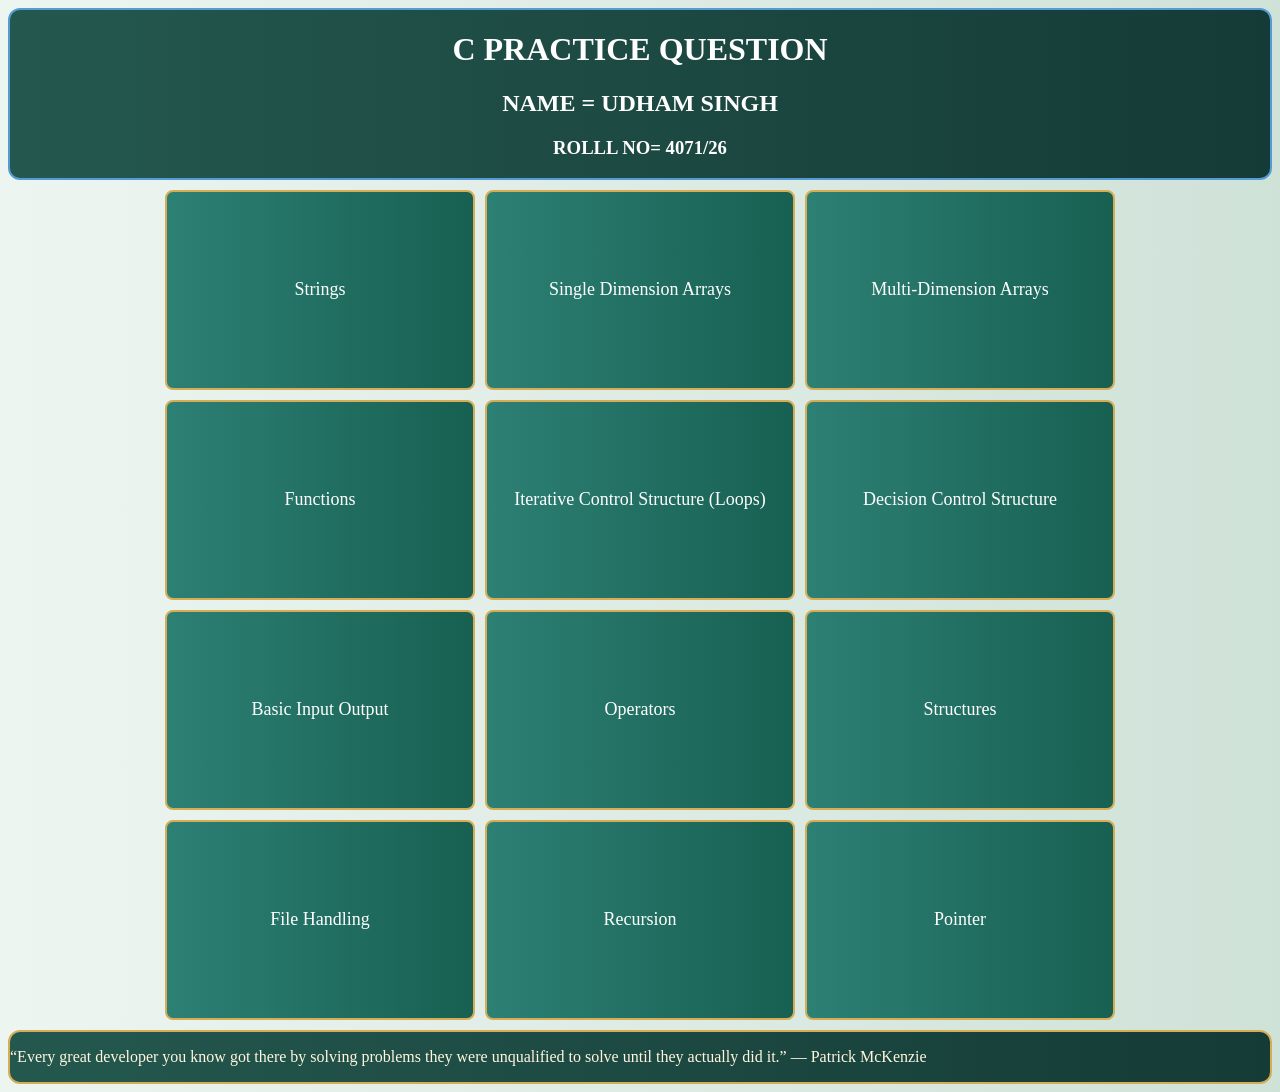
<file: index.html>
<!DOCTYPE html>
<html lang="en">
<head>
    <meta charset="UTF-8">
    <meta name="viewport" content="width=device-width, initial-scale=1.0">
    <title>Practice Questions</title>
    <link rel="stylesheet" href="main.css">
</head>
<body>
    <header>
        <h1>C PRACTICE QUESTION</h1>
        <h2> NAME = UDHAM SINGH</h2>
            <h3> ROLLL NO= 4071/26</h3>
    </header>
    <main>
        <nav>
            <a href="strings.html">Strings </a>
            <a href="single_dimension_arrays.html">Single Dimension Arrays  </a>
            <a href="multi_dimension_arrays.html">Multi-Dimension Arrays  </a>
            <a href="functions.html">Functions  </a>
            <a href="loops.html">Iterative Control Structure (Loops)  </a>
            <a href="decision_control_structure.html">Decision Control Structure </a>
            <a href="in_out.html">Basic Input Output  </a>
            <a href="operators.html">Operators  </a>
            <a href="structures.html">Structures </a>
            <a href="file_handling.html">File Handling </a>
            <a href="recursion.html">Recursion </a>
            <a href="pointer.html">Pointer </a>
             </nav>
    </main>
    <footer>
        <p>“Every great developer you know got there by solving problems they were unqualified to solve until they actually did it.” — Patrick McKenzie</p>
    </footer>
</body>
</html>
</file>
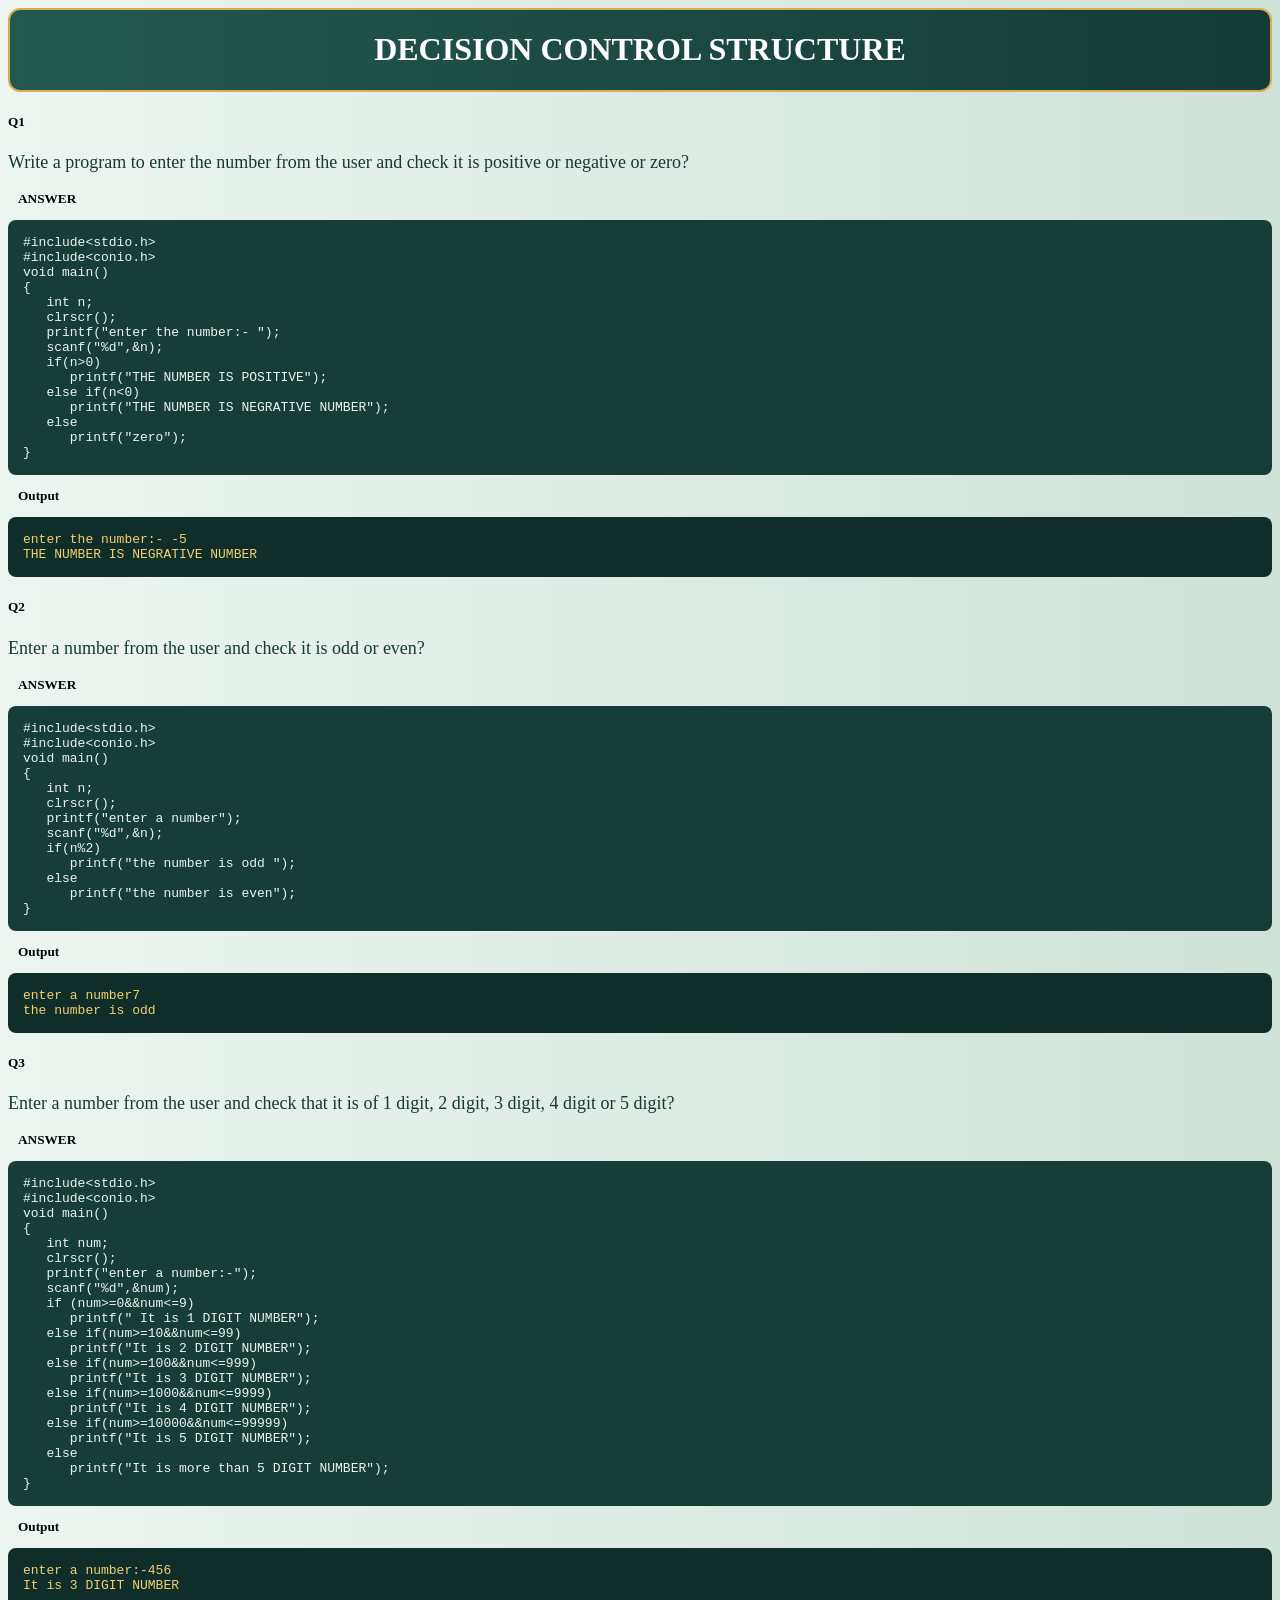
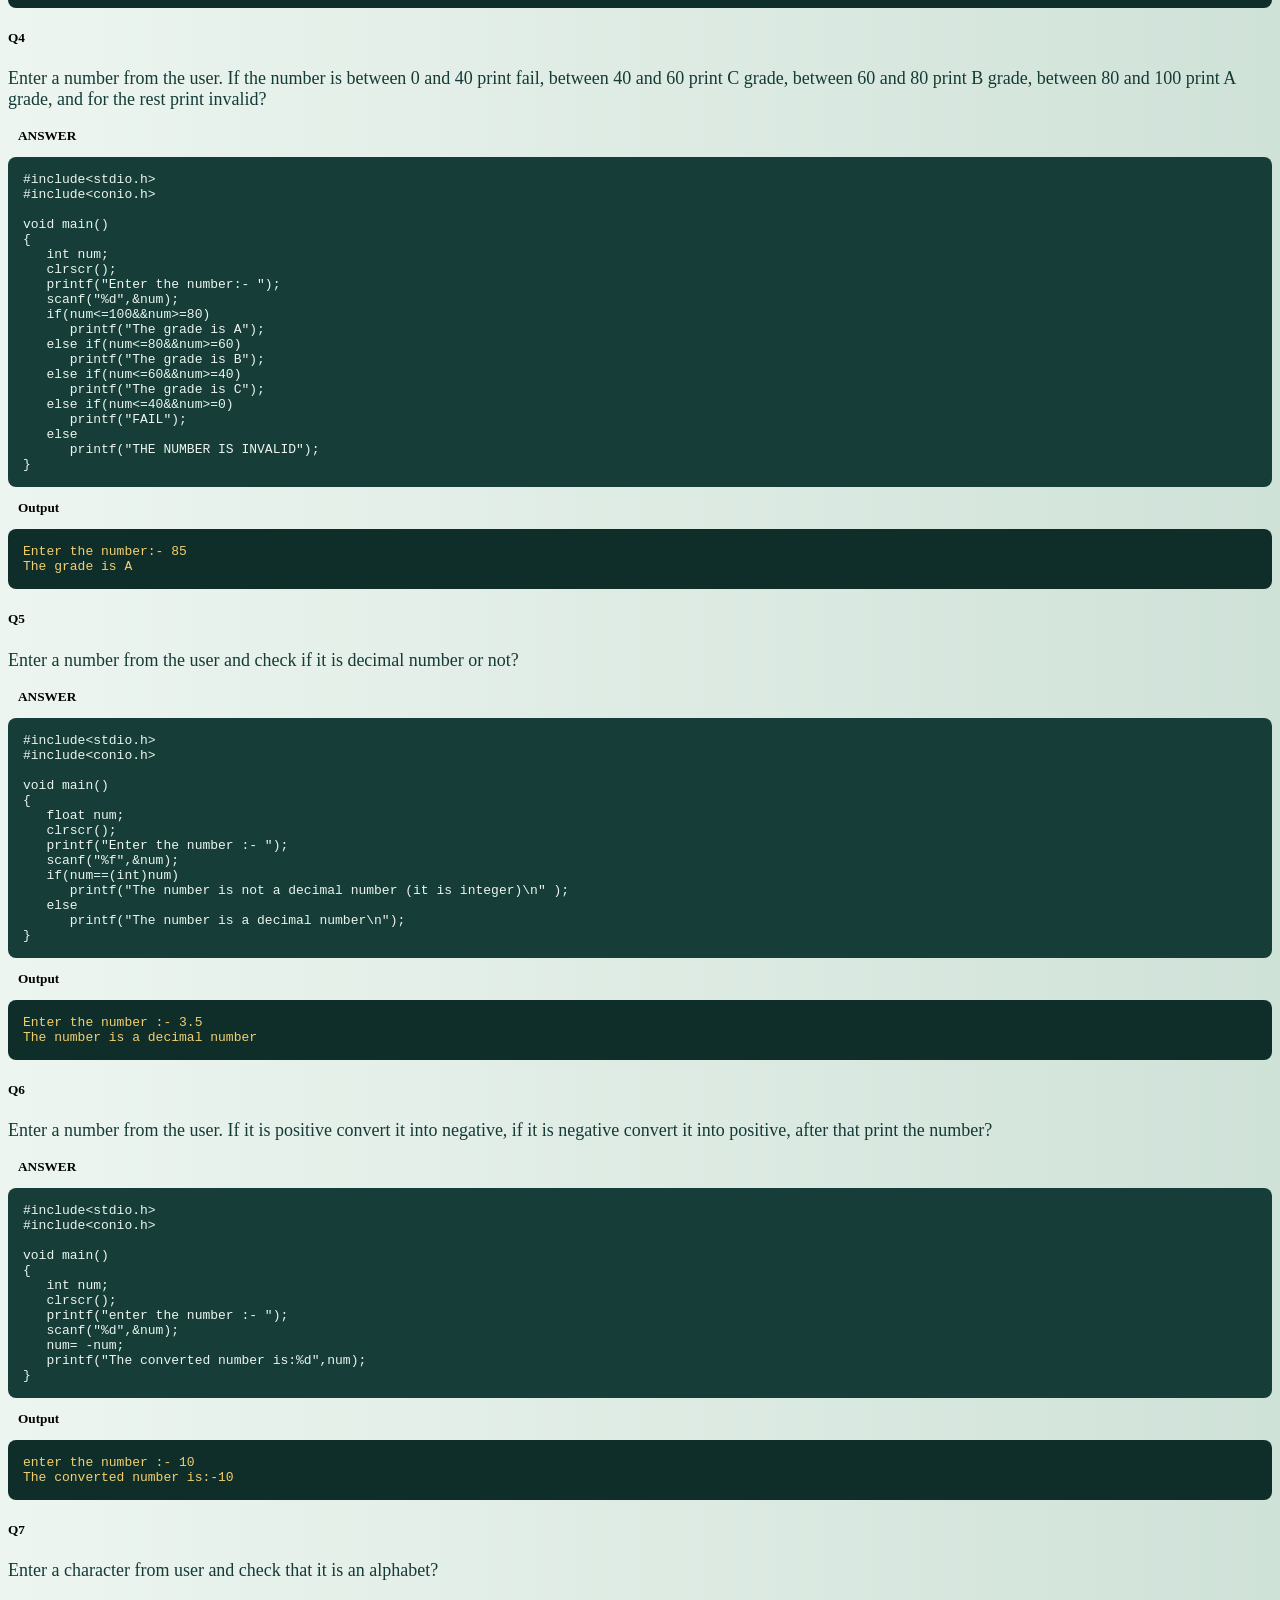
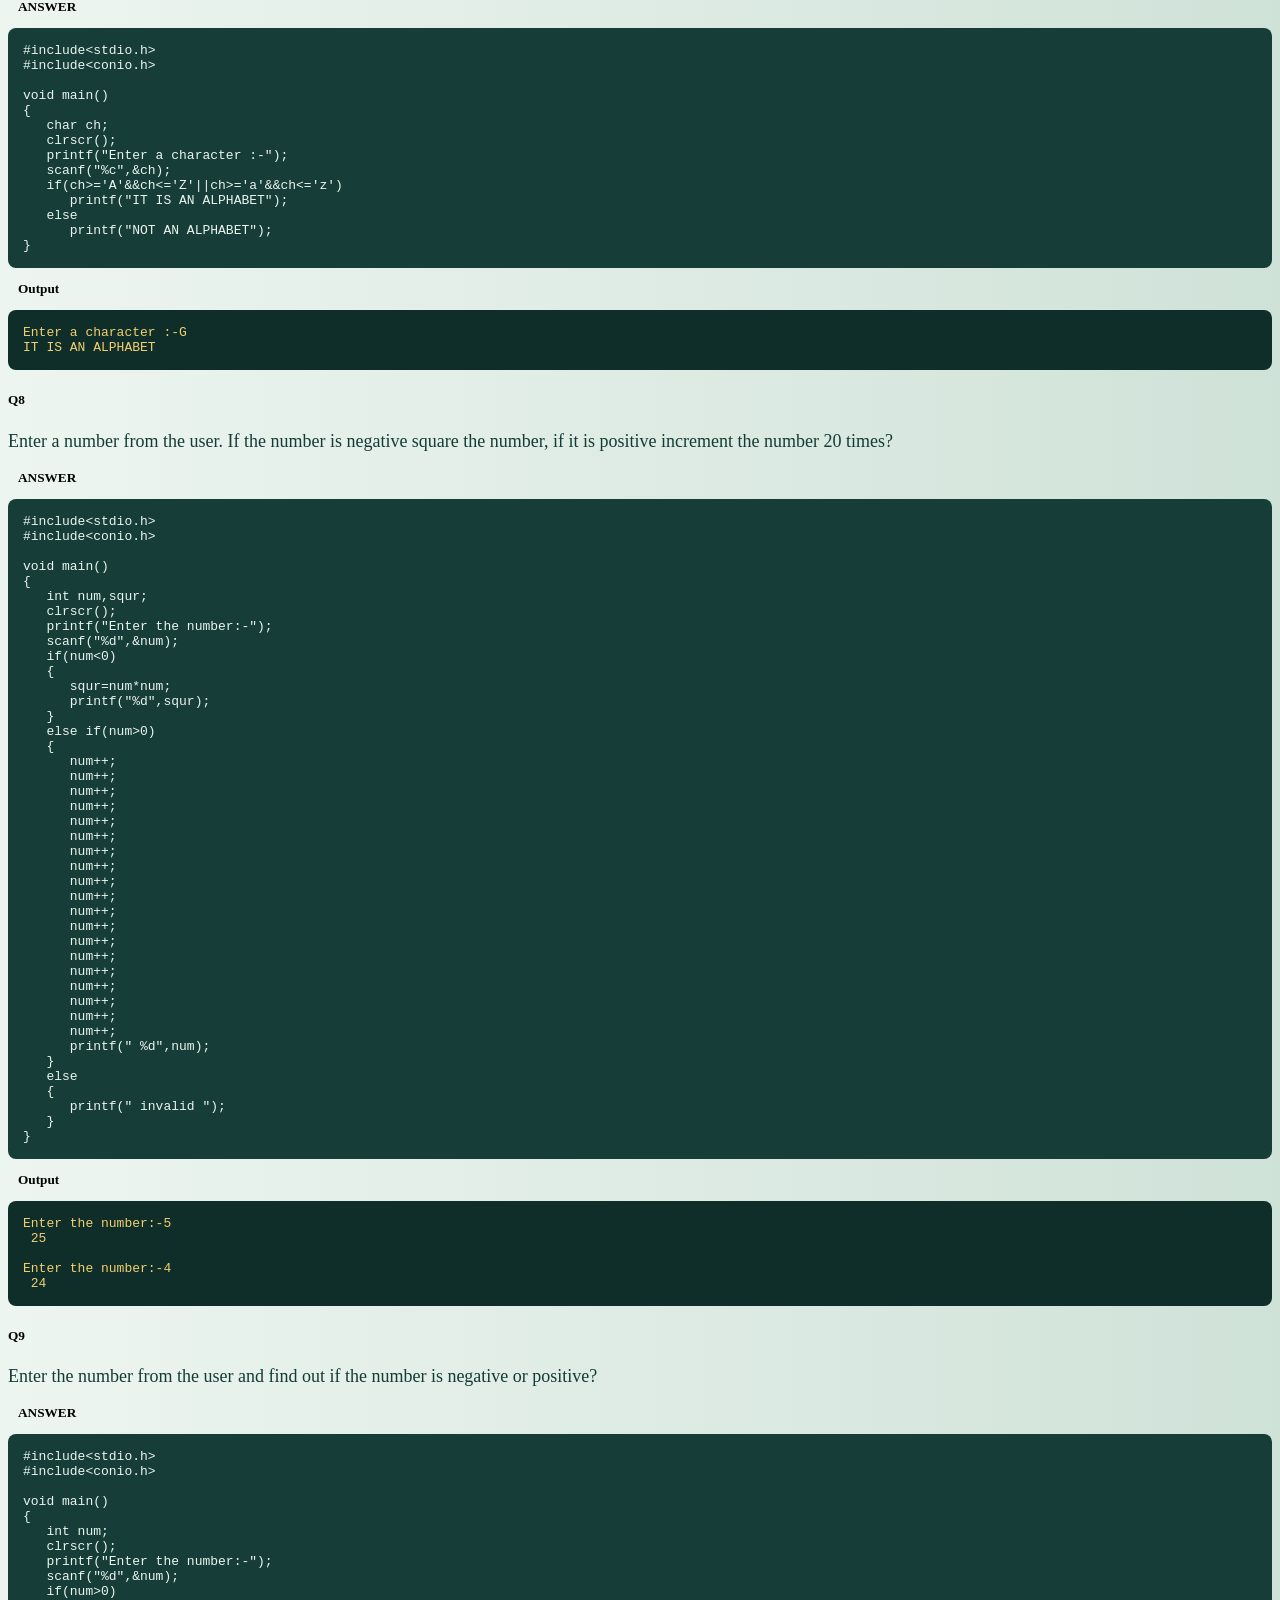
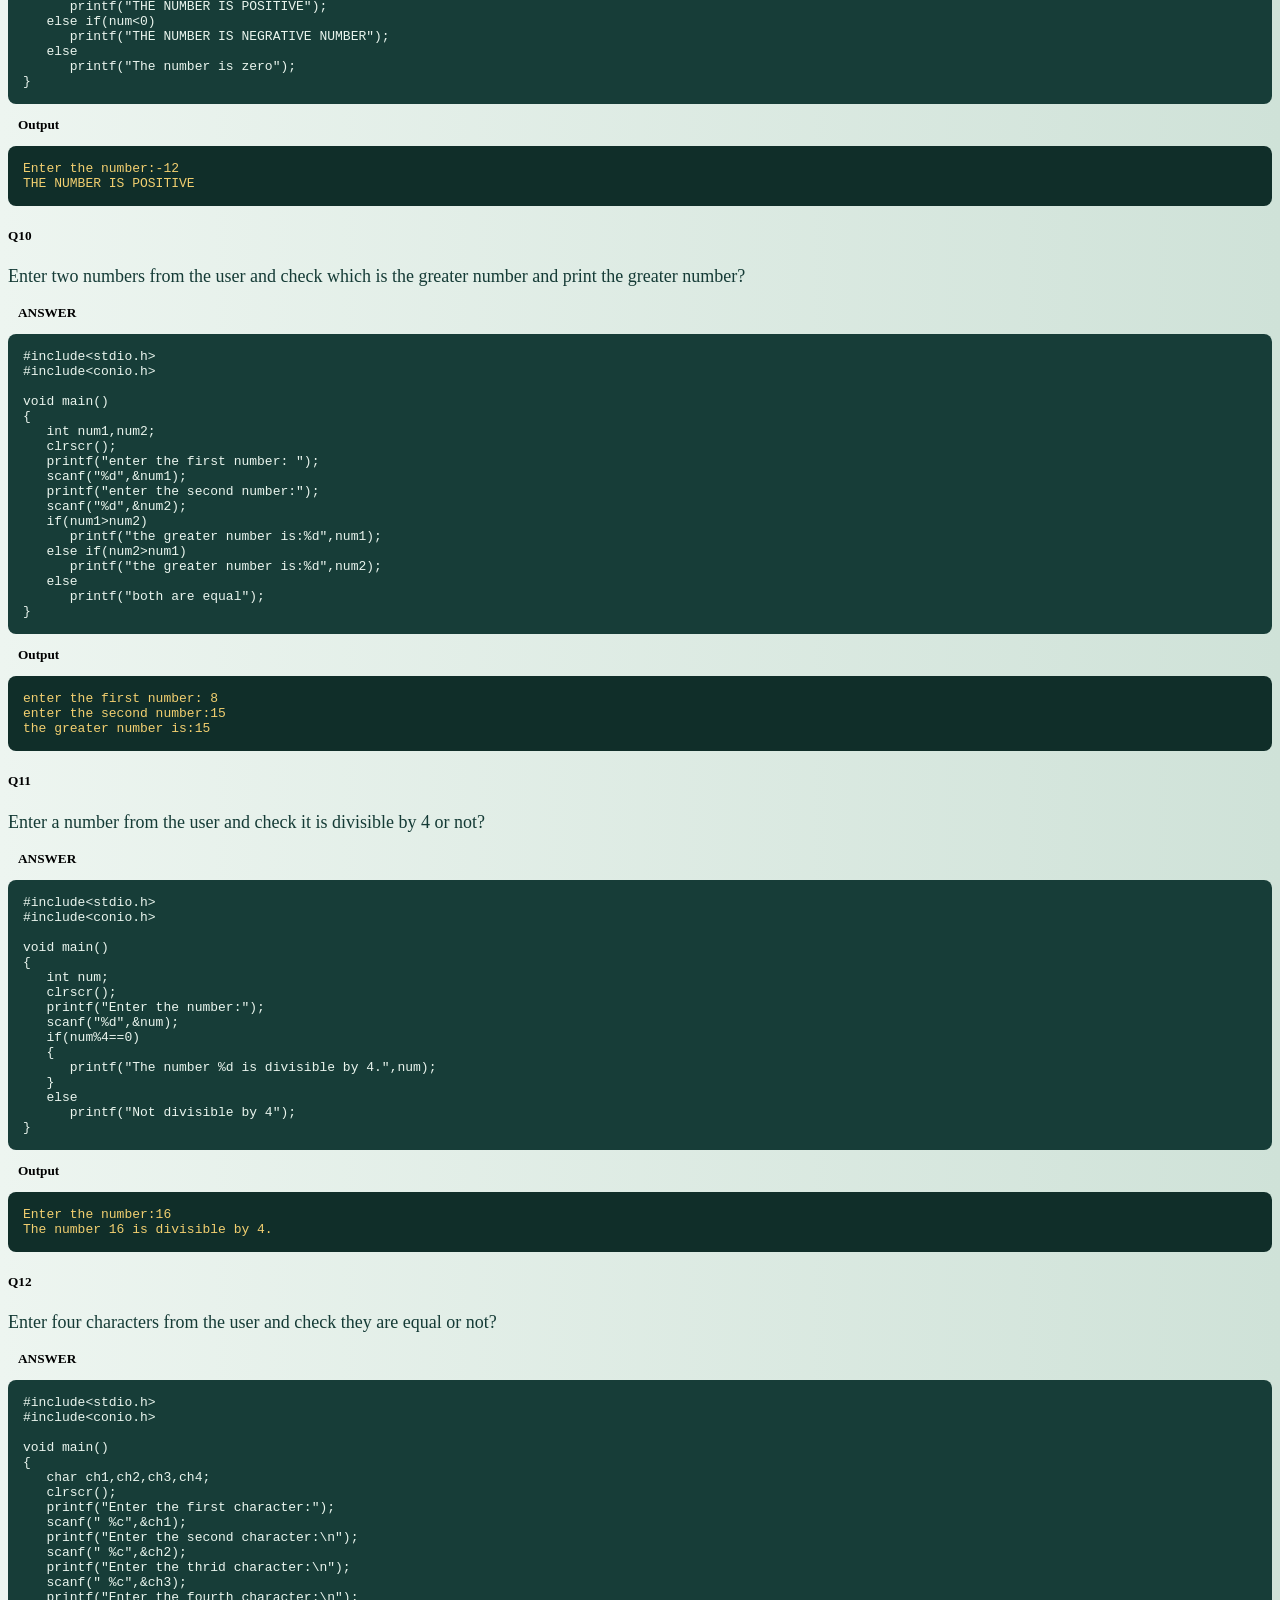
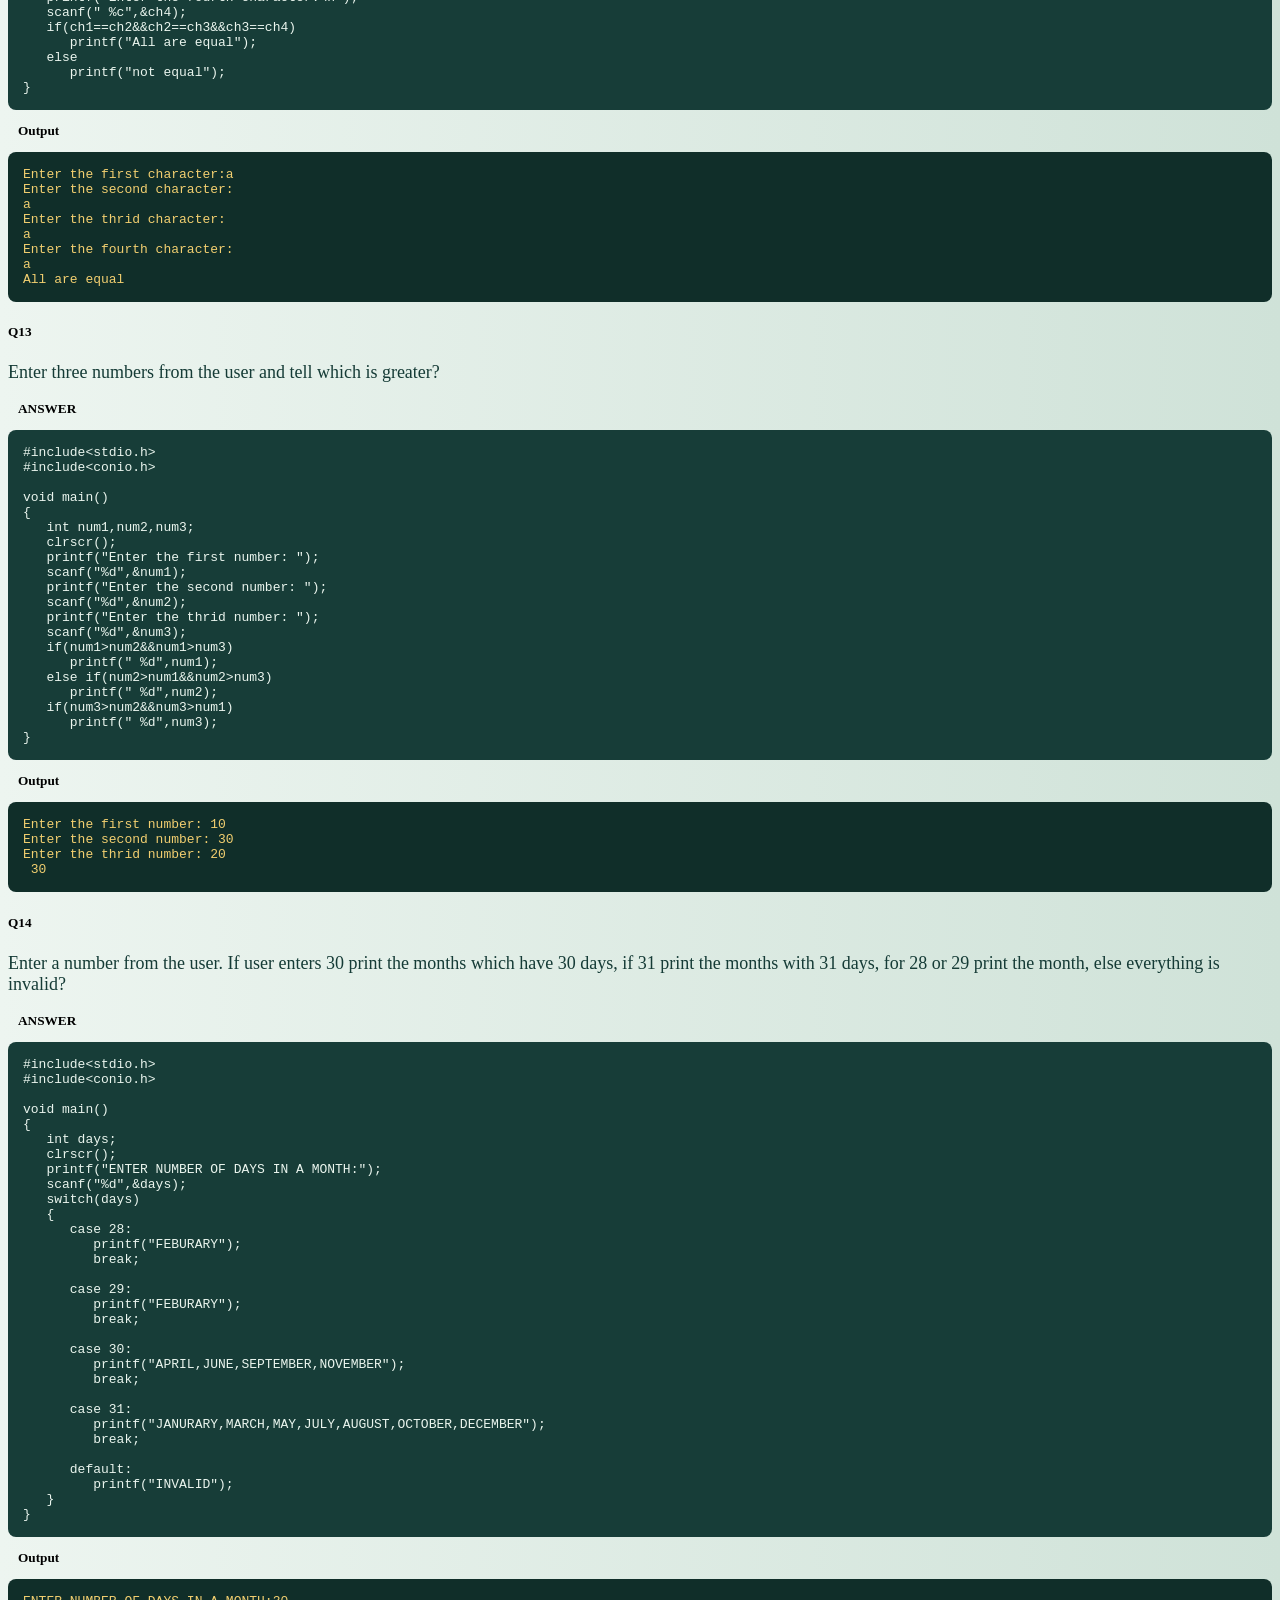
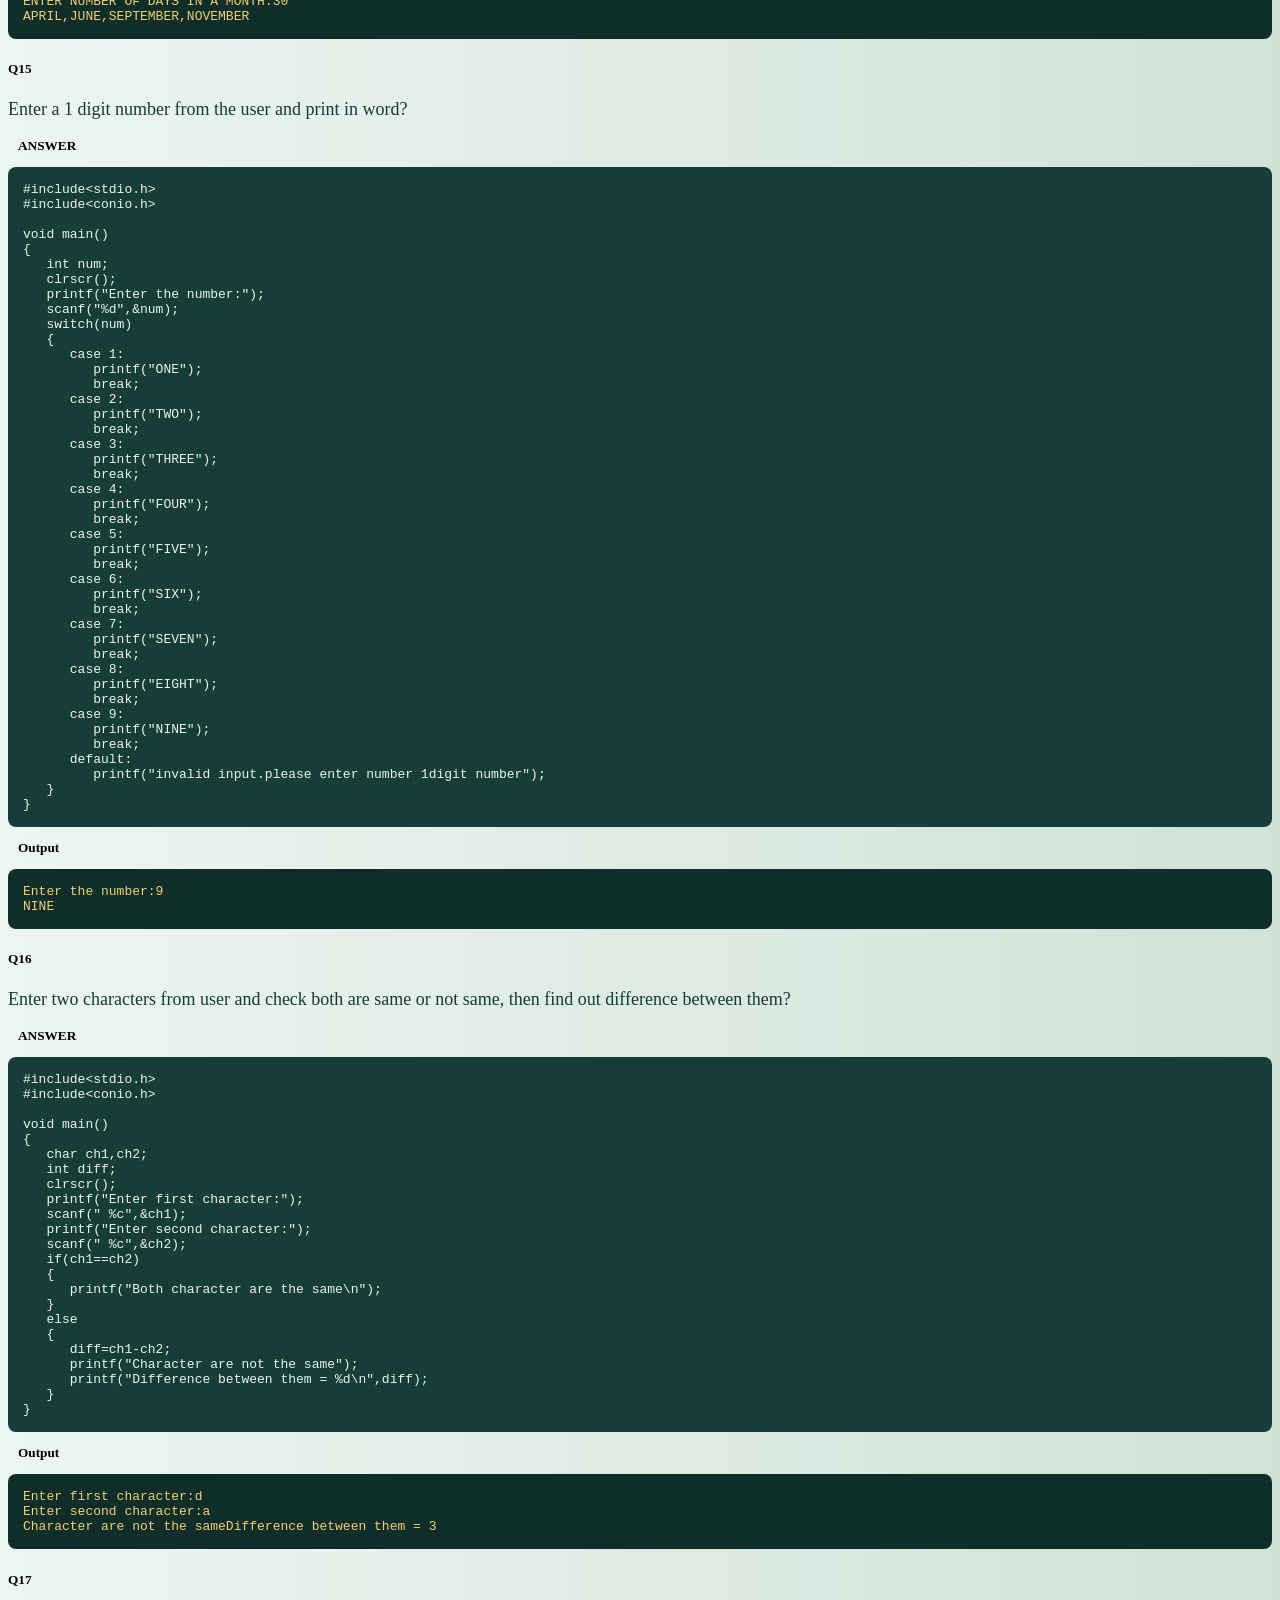
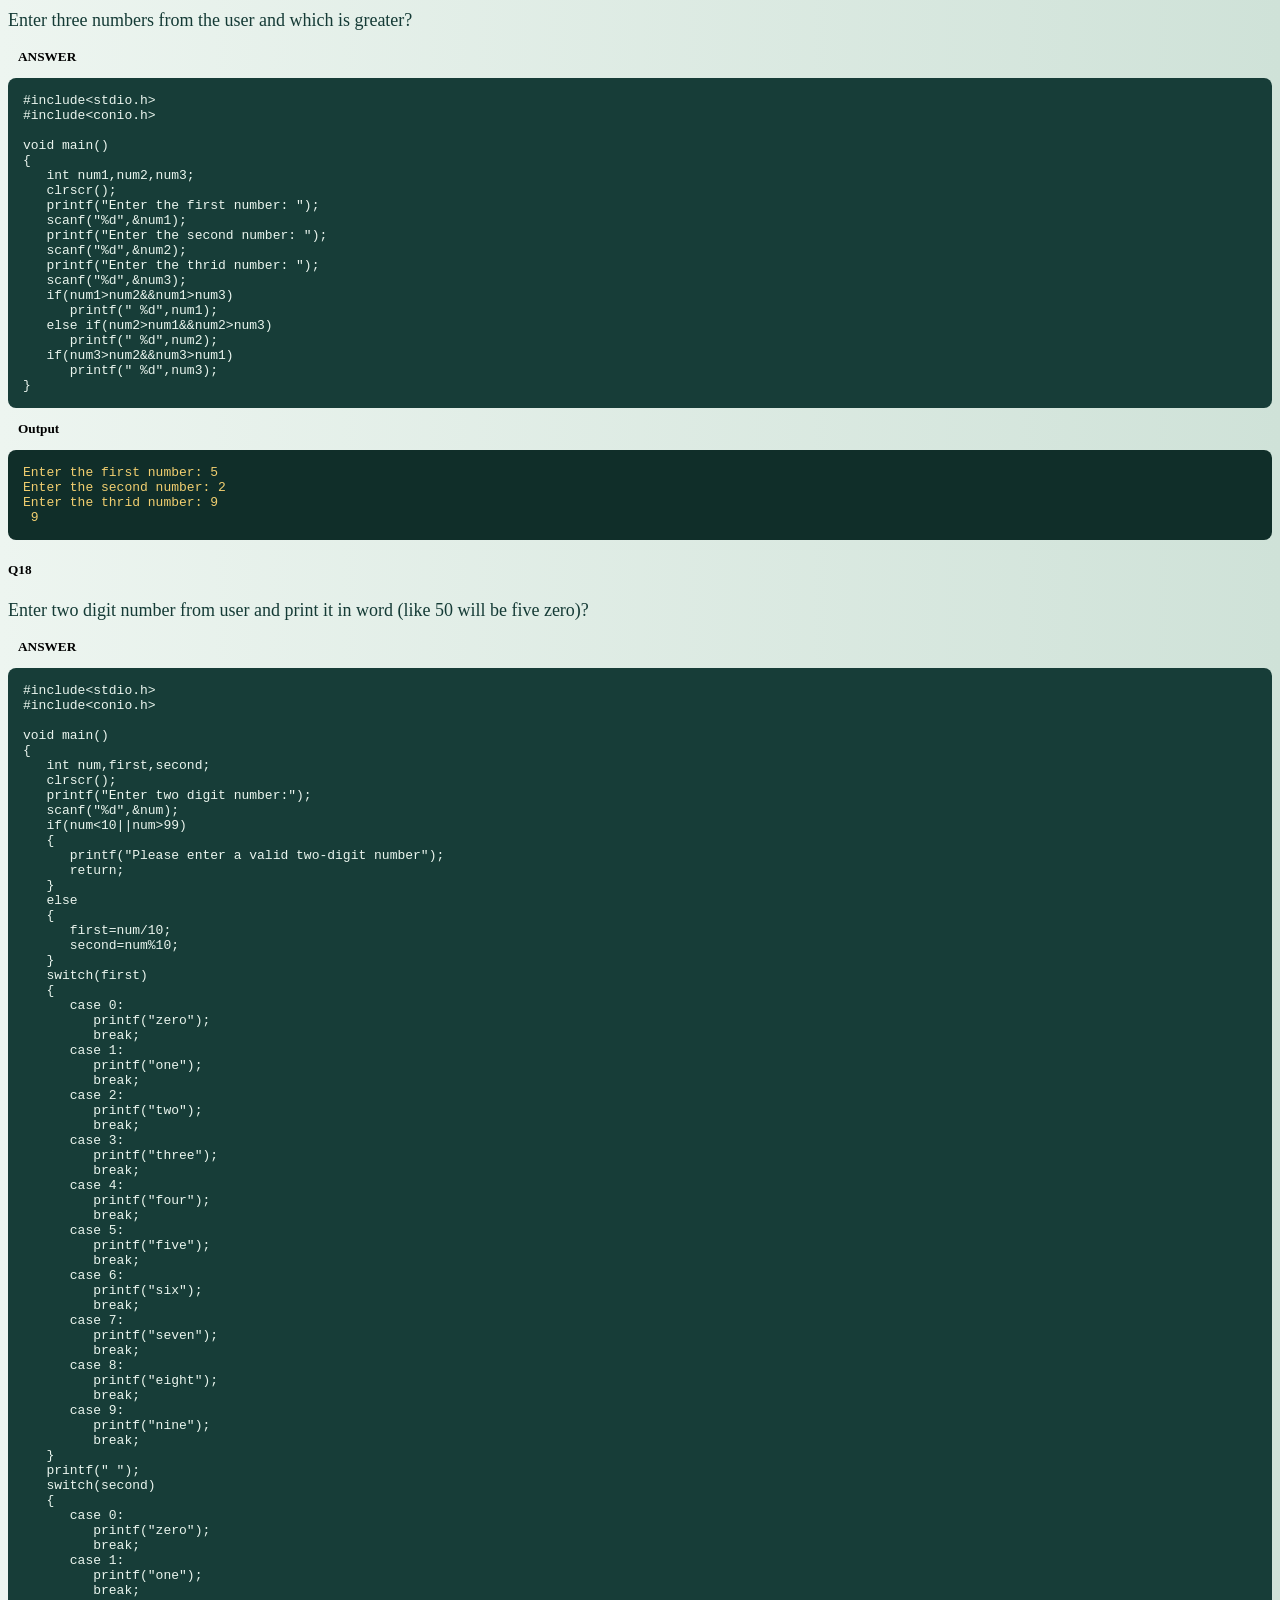
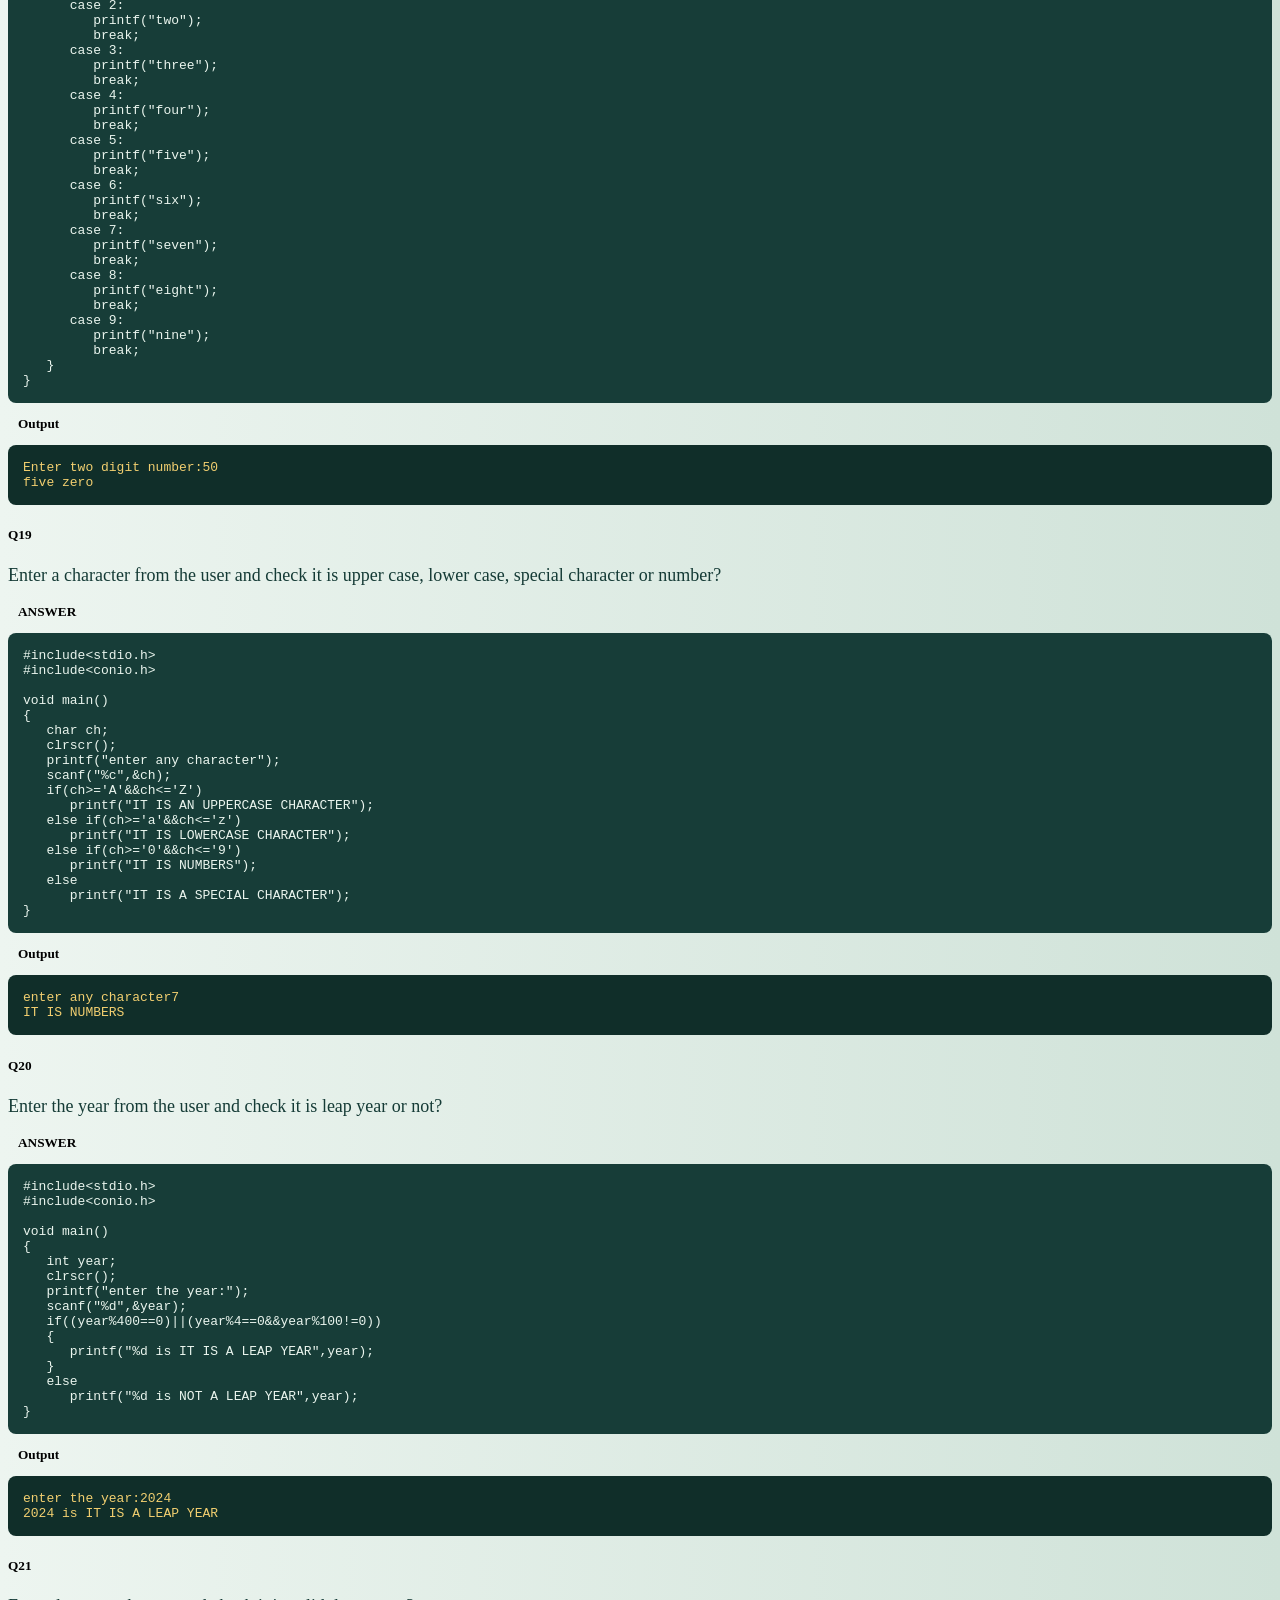
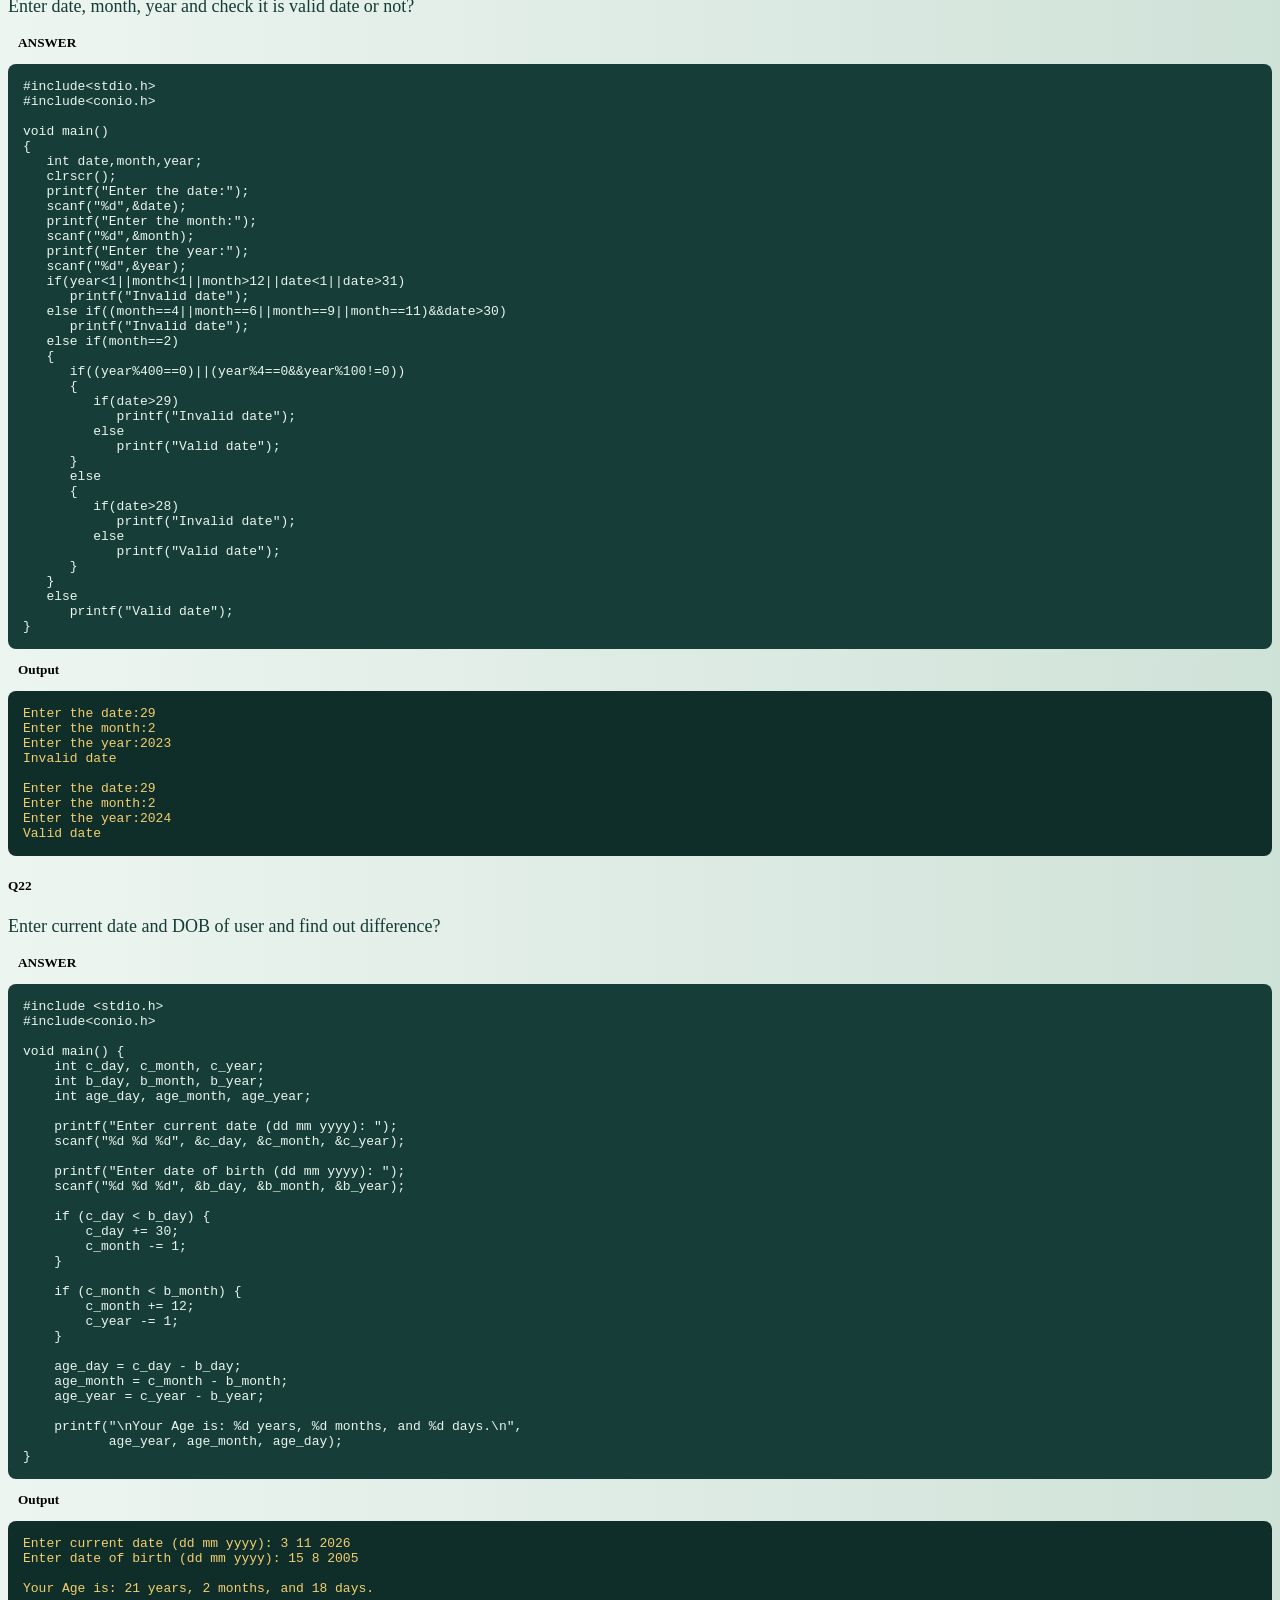
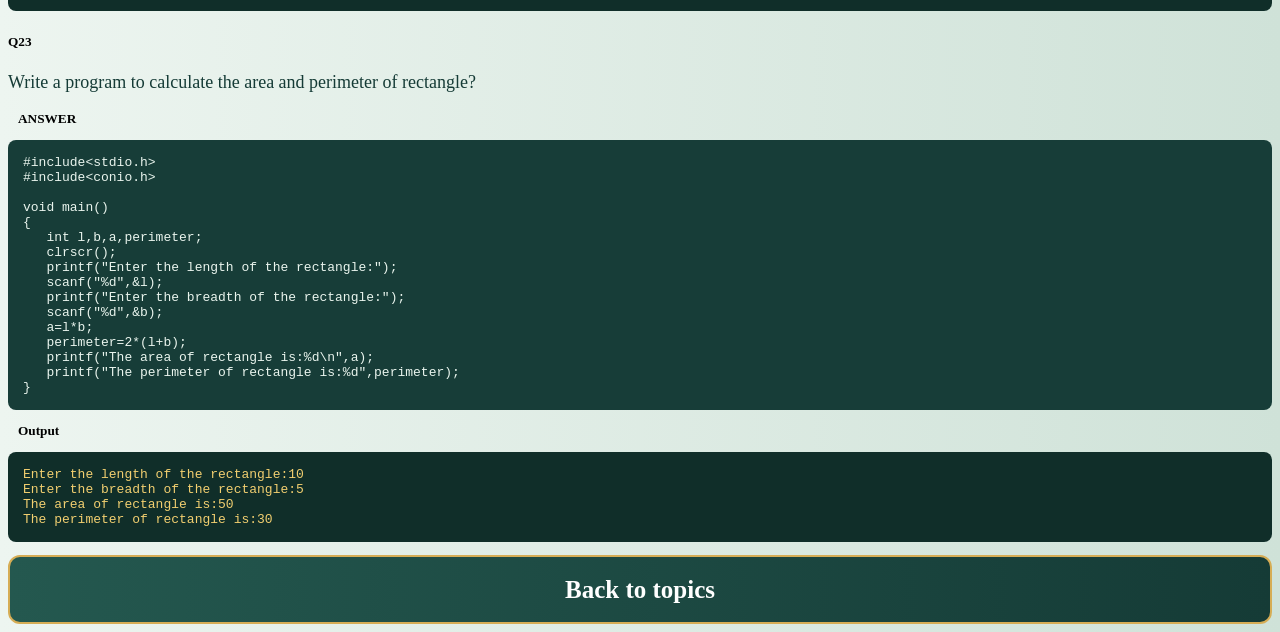
<file: decision_control_structure.html>
<!DOCTYPE html>
<html lang="en">
<head>
    <meta charset="UTF-8">
    <meta name="viewport" content="width=device-width, initial-scale=1.0">
    <title>Decision Control Structure | C Practice Questions</title>
    <link rel="stylesheet" href="topic.css">
</head>
<body>
    <header>
        <h1>DECISION CONTROL STRUCTURE</h1>
    </header>

    <main>
        <div class="container">
            <div class="question">
                <h5>Q1</h5>
                <p>Write a program to enter the number from the user and check it is positive or negative or zero?</p>
            </div>
            <div class="answer">
                <h5>ANSWER</h5>
                <pre><code>#include&lt;stdio.h&gt;
#include&lt;conio.h&gt;
void main()
{
   int n;
   clrscr();
   printf("enter the number:- ");
   scanf("%d",&amp;n);
   if(n&gt;0)
      printf("THE NUMBER IS POSITIVE");
   else if(n&lt;0)
      printf("THE NUMBER IS NEGRATIVE NUMBER");
   else
      printf("zero");
}</code></pre>
            </div>
            <div class="output">
                <h5>Output</h5>
                <pre><code>enter the number:- -5
THE NUMBER IS NEGRATIVE NUMBER</code></pre>
            </div>
        </div>

        <div class="container">
            <div class="question">
                <h5>Q2</h5>
                <p>Enter a number from the user and check it is odd or even?</p>
            </div>
            <div class="answer">
                <h5>ANSWER</h5>
                <pre><code>#include&lt;stdio.h&gt;
#include&lt;conio.h&gt;
void main()
{
   int n;
   clrscr();
   printf("enter a number");
   scanf("%d",&amp;n);
   if(n%2)
      printf("the number is odd ");
   else
      printf("the number is even");
}</code></pre>
            </div>
            <div class="output">
                <h5>Output</h5>
                <pre><code>enter a number7
the number is odd</code></pre>
            </div>
        </div>

        <div class="container">
            <div class="question">
                <h5>Q3</h5>
                <p>Enter a number from the user and check that it is of 1 digit, 2 digit, 3 digit, 4 digit or 5 digit?</p>
            </div>
            <div class="answer">
                <h5>ANSWER</h5>
                <pre><code>#include&lt;stdio.h&gt;
#include&lt;conio.h&gt;
void main()
{
   int num;
   clrscr();
   printf("enter a number:-");
   scanf("%d",&amp;num);
   if (num&gt;=0&amp;&amp;num&lt;=9)
      printf(" It is 1 DIGIT NUMBER");
   else if(num&gt;=10&amp;&amp;num&lt;=99)
      printf("It is 2 DIGIT NUMBER");
   else if(num&gt;=100&amp;&amp;num&lt;=999)
      printf("It is 3 DIGIT NUMBER");
   else if(num&gt;=1000&amp;&amp;num&lt;=9999)
      printf("It is 4 DIGIT NUMBER");
   else if(num&gt;=10000&amp;&amp;num&lt;=99999)
      printf("It is 5 DIGIT NUMBER");
   else
      printf("It is more than 5 DIGIT NUMBER");
}</code></pre>
            </div>
            <div class="output">
                <h5>Output</h5>
                <pre><code>enter a number:-456
It is 3 DIGIT NUMBER</code></pre>
            </div>
        </div>

        <div class="container">
            <div class="question">
                <h5>Q4</h5>
                <p>Enter a number from the user. If the number is between 0 and 40 print fail, between 40 and 60 print C grade, between 60 and 80 print B grade, between 80 and 100 print A grade, and for the rest print invalid?</p>
            </div>
            <div class="answer">
                <h5>ANSWER</h5>
                <pre><code>#include&lt;stdio.h&gt;
#include&lt;conio.h&gt;

void main()
{
   int num;
   clrscr();
   printf("Enter the number:- ");
   scanf("%d",&amp;num);
   if(num&lt;=100&amp;&amp;num&gt;=80)
      printf("The grade is A");
   else if(num&lt;=80&amp;&amp;num&gt;=60)
      printf("The grade is B");
   else if(num&lt;=60&amp;&amp;num&gt;=40)
      printf("The grade is C");
   else if(num&lt;=40&amp;&amp;num&gt;=0)
      printf("FAIL");
   else
      printf("THE NUMBER IS INVALID");
}</code></pre>
            </div>
            <div class="output">
                <h5>Output</h5>
                <pre><code>Enter the number:- 85
The grade is A</code></pre>
            </div>
        </div>

        <div class="container">
            <div class="question">
                <h5>Q5</h5>
                <p>Enter a number from the user and check if it is decimal number or not?</p>
            </div>
            <div class="answer">
                <h5>ANSWER</h5>
                <pre><code>#include&lt;stdio.h&gt;
#include&lt;conio.h&gt;

void main()
{
   float num;
   clrscr();
   printf("Enter the number :- ");
   scanf("%f",&amp;num);
   if(num==(int)num)
      printf("The number is not a decimal number (it is integer)\n" );
   else
      printf("The number is a decimal number\n");
}</code></pre>
            </div>
            <div class="output">
                <h5>Output</h5>
                <pre><code>Enter the number :- 3.5
The number is a decimal number</code></pre>
            </div>
        </div>

        <div class="container">
            <div class="question">
                <h5>Q6</h5>
                <p>Enter a number from the user. If it is positive convert it into negative, if it is negative convert it into positive, after that print the number?</p>
            </div>
            <div class="answer">
                <h5>ANSWER</h5>
                <pre><code>#include&lt;stdio.h&gt;
#include&lt;conio.h&gt;

void main()
{
   int num;
   clrscr();
   printf("enter the number :- ");
   scanf("%d",&amp;num);
   num= -num;
   printf("The converted number is:%d",num);
}</code></pre>
            </div>
            <div class="output">
                <h5>Output</h5>
                <pre><code>enter the number :- 10
The converted number is:-10</code></pre>
            </div>
        </div>

        <div class="container">
            <div class="question">
                <h5>Q7</h5>
                <p>Enter a character from user and check that it is an alphabet?</p>
            </div>
            <div class="answer">
                <h5>ANSWER</h5>
                <pre><code>#include&lt;stdio.h&gt;
#include&lt;conio.h&gt;

void main()
{
   char ch;
   clrscr();
   printf("Enter a character :-");
   scanf("%c",&amp;ch);
   if(ch&gt;='A'&amp;&amp;ch&lt;='Z'||ch&gt;='a'&amp;&amp;ch&lt;='z')
      printf("IT IS AN ALPHABET");
   else
      printf("NOT AN ALPHABET");
}</code></pre>
            </div>
            <div class="output">
                <h5>Output</h5>
                <pre><code>Enter a character :-G
IT IS AN ALPHABET</code></pre>
            </div>
        </div>

        <div class="container">
            <div class="question">
                <h5>Q8</h5>
                <p>Enter a number from the user. If the number is negative square the number, if it is positive increment the number 20 times?</p>
            </div>
            <div class="answer">
                <h5>ANSWER</h5>
                <pre><code>#include&lt;stdio.h&gt;
#include&lt;conio.h&gt;

void main()
{
   int num,squr;
   clrscr();
   printf("Enter the number:-");
   scanf("%d",&amp;num);
   if(num&lt;0)
   {
      squr=num*num;
      printf("%d",squr);
   }
   else if(num&gt;0)
   {
      num++;
      num++;
      num++;
      num++;
      num++;
      num++;
      num++;
      num++;
      num++;
      num++;
      num++;
      num++;
      num++;
      num++;
      num++;
      num++;
      num++;
      num++;
      num++;
      printf(" %d",num);
   }
   else
   {
      printf(" invalid ");
   }
}</code></pre>
            </div>
            <div class="output">
                <h5>Output</h5>
                <pre><code>Enter the number:-5
 25

Enter the number:-4
 24</code></pre>
            </div>
        </div>

        <div class="container">
            <div class="question">
                <h5>Q9</h5>
                <p>Enter the number from the user and find out if the number is negative or positive?</p>
            </div>
            <div class="answer">
                <h5>ANSWER</h5>
                <pre><code>#include&lt;stdio.h&gt;
#include&lt;conio.h&gt;

void main()
{
   int num;
   clrscr();
   printf("Enter the number:-");
   scanf("%d",&amp;num);
   if(num&gt;0)
      printf("THE NUMBER IS POSITIVE");
   else if(num&lt;0)
      printf("THE NUMBER IS NEGRATIVE NUMBER");
   else
      printf("The number is zero");
}</code></pre>
            </div>
            <div class="output">
                <h5>Output</h5>
                <pre><code>Enter the number:-12
THE NUMBER IS POSITIVE</code></pre>
            </div>
        </div>

        <div class="container">
            <div class="question">
                <h5>Q10</h5>
                <p>Enter two numbers from the user and check which is the greater number and print the greater number?</p>
            </div>
            <div class="answer">
                <h5>ANSWER</h5>
                <pre><code>#include&lt;stdio.h&gt;
#include&lt;conio.h&gt;

void main()
{
   int num1,num2;
   clrscr();
   printf("enter the first number: ");
   scanf("%d",&amp;num1);
   printf("enter the second number:");
   scanf("%d",&amp;num2);
   if(num1&gt;num2)
      printf("the greater number is:%d",num1);
   else if(num2&gt;num1)
      printf("the greater number is:%d",num2);
   else
      printf("both are equal");
}</code></pre>
            </div>
            <div class="output">
                <h5>Output</h5>
                <pre><code>enter the first number: 8
enter the second number:15
the greater number is:15</code></pre>
            </div>
        </div>

        <div class="container">
            <div class="question">
                <h5>Q11</h5>
                <p>Enter a number from the user and check it is divisible by 4 or not?</p>
            </div>
            <div class="answer">
                <h5>ANSWER</h5>
                <pre><code>#include&lt;stdio.h&gt;
#include&lt;conio.h&gt;

void main()
{
   int num;
   clrscr();
   printf("Enter the number:");
   scanf("%d",&amp;num);
   if(num%4==0)
   {
      printf("The number %d is divisible by 4.",num);
   }
   else
      printf("Not divisible by 4");
}</code></pre>
            </div>
            <div class="output">
                <h5>Output</h5>
                <pre><code>Enter the number:16
The number 16 is divisible by 4.</code></pre>
            </div>
        </div>

        <div class="container">
            <div class="question">
                <h5>Q12</h5>
                <p>Enter four characters from the user and check they are equal or not?</p>
            </div>
            <div class="answer">
                <h5>ANSWER</h5>
                <pre><code>#include&lt;stdio.h&gt;
#include&lt;conio.h&gt;

void main()
{
   char ch1,ch2,ch3,ch4;
   clrscr();
   printf("Enter the first character:");
   scanf(" %c",&amp;ch1);
   printf("Enter the second character:\n");
   scanf(" %c",&amp;ch2);
   printf("Enter the thrid character:\n");
   scanf(" %c",&amp;ch3);
   printf("Enter the fourth character:\n");
   scanf(" %c",&amp;ch4);
   if(ch1==ch2&amp;&amp;ch2==ch3&amp;&amp;ch3==ch4)
      printf("All are equal");
   else
      printf("not equal");
}</code></pre>
            </div>
            <div class="output">
                <h5>Output</h5>
                <pre><code>Enter the first character:a
Enter the second character:
a
Enter the thrid character:
a
Enter the fourth character:
a
All are equal</code></pre>
            </div>
        </div>

        <div class="container">
            <div class="question">
                <h5>Q13</h5>
                <p>Enter three numbers from the user and tell which is greater?</p>
            </div>
            <div class="answer">
                <h5>ANSWER</h5>
                <pre><code>#include&lt;stdio.h&gt;
#include&lt;conio.h&gt;

void main()
{
   int num1,num2,num3;
   clrscr();
   printf("Enter the first number: ");
   scanf("%d",&amp;num1);
   printf("Enter the second number: ");
   scanf("%d",&amp;num2);
   printf("Enter the thrid number: ");
   scanf("%d",&amp;num3);
   if(num1&gt;num2&amp;&amp;num1&gt;num3)
      printf(" %d",num1);
   else if(num2&gt;num1&amp;&amp;num2&gt;num3)
      printf(" %d",num2);
   if(num3&gt;num2&amp;&amp;num3&gt;num1)
      printf(" %d",num3);
}</code></pre>
            </div>
            <div class="output">
                <h5>Output</h5>
                <pre><code>Enter the first number: 10
Enter the second number: 30
Enter the thrid number: 20
 30</code></pre>
            </div>
        </div>

        <div class="container">
            <div class="question">
                <h5>Q14</h5>
                <p>Enter a number from the user. If user enters 30 print the months which have 30 days, if 31 print the months with 31 days, for 28 or 29 print the month, else everything is invalid?</p>
            </div>
            <div class="answer">
                <h5>ANSWER</h5>
                <pre><code>#include&lt;stdio.h&gt;
#include&lt;conio.h&gt;

void main()
{
   int days;
   clrscr();
   printf("ENTER NUMBER OF DAYS IN A MONTH:");
   scanf("%d",&amp;days);
   switch(days)
   {
      case 28:
         printf("FEBURARY");
         break;

      case 29:
         printf("FEBURARY");
         break;

      case 30:
         printf("APRIL,JUNE,SEPTEMBER,NOVEMBER");
         break;

      case 31:
         printf("JANURARY,MARCH,MAY,JULY,AUGUST,OCTOBER,DECEMBER");
         break;

      default:
         printf("INVALID");
   }
}</code></pre>
            </div>
            <div class="output">
                <h5>Output</h5>
                <pre><code>ENTER NUMBER OF DAYS IN A MONTH:30
APRIL,JUNE,SEPTEMBER,NOVEMBER</code></pre>
            </div>
        </div>

        <div class="container">
            <div class="question">
                <h5>Q15</h5>
                <p>Enter a 1 digit number from the user and print in word?</p>
            </div>
            <div class="answer">
                <h5>ANSWER</h5>
                <pre><code>#include&lt;stdio.h&gt;
#include&lt;conio.h&gt;

void main()
{
   int num;
   clrscr();
   printf("Enter the number:");
   scanf("%d",&amp;num);
   switch(num)
   {
      case 1:
         printf("ONE");
         break;
      case 2:
         printf("TWO");
         break;
      case 3:
         printf("THREE");
         break;
      case 4:
         printf("FOUR");
         break;
      case 5:
         printf("FIVE");
         break;
      case 6:
         printf("SIX");
         break;
      case 7:
         printf("SEVEN");
         break;
      case 8:
         printf("EIGHT");
         break;
      case 9:
         printf("NINE");
         break;
      default:
         printf("invalid input.please enter number 1digit number");
   }
}</code></pre>
            </div>
            <div class="output">
                <h5>Output</h5>
                <pre><code>Enter the number:9
NINE</code></pre>
            </div>
        </div>

        <div class="container">
            <div class="question">
                <h5>Q16</h5>
                <p>Enter two characters from user and check both are same or not same, then find out difference between them?</p>
            </div>
            <div class="answer">
                <h5>ANSWER</h5>
                <pre><code>#include&lt;stdio.h&gt;
#include&lt;conio.h&gt;

void main()
{
   char ch1,ch2;
   int diff;
   clrscr();
   printf("Enter first character:");
   scanf(" %c",&amp;ch1);
   printf("Enter second character:");
   scanf(" %c",&amp;ch2);
   if(ch1==ch2)
   {
      printf("Both character are the same\n");
   }
   else
   {
      diff=ch1-ch2;
      printf("Character are not the same");
      printf("Difference between them = %d\n",diff);
   }
}</code></pre>
            </div>
            <div class="output">
                <h5>Output</h5>
                <pre><code>Enter first character:d
Enter second character:a
Character are not the sameDifference between them = 3</code></pre>
            </div>
        </div>

        <div class="container">
            <div class="question">
                <h5>Q17</h5>
                <p>Enter three numbers from the user and which is greater?</p>
            </div>
            <div class="answer">
                <h5>ANSWER</h5>
                <pre><code>#include&lt;stdio.h&gt;
#include&lt;conio.h&gt;

void main()
{
   int num1,num2,num3;
   clrscr();
   printf("Enter the first number: ");
   scanf("%d",&amp;num1);
   printf("Enter the second number: ");
   scanf("%d",&amp;num2);
   printf("Enter the thrid number: ");
   scanf("%d",&amp;num3);
   if(num1&gt;num2&amp;&amp;num1&gt;num3)
      printf(" %d",num1);
   else if(num2&gt;num1&amp;&amp;num2&gt;num3)
      printf(" %d",num2);
   if(num3&gt;num2&amp;&amp;num3&gt;num1)
      printf(" %d",num3);
}</code></pre>
            </div>
            <div class="output">
                <h5>Output</h5>
                <pre><code>Enter the first number: 5
Enter the second number: 2
Enter the thrid number: 9
 9</code></pre>
            </div>
        </div>

        <div class="container">
            <div class="question">
                <h5>Q18</h5>
                <p>Enter two digit number from user and print it in word (like 50 will be five zero)?</p>
            </div>
            <div class="answer">
                <h5>ANSWER</h5>
                <pre><code>#include&lt;stdio.h&gt;
#include&lt;conio.h&gt;

void main()
{
   int num,first,second;
   clrscr();
   printf("Enter two digit number:");
   scanf("%d",&amp;num);
   if(num&lt;10||num&gt;99)
   {
      printf("Please enter a valid two-digit number");
      return;
   }
   else
   {
      first=num/10;
      second=num%10;
   }
   switch(first)
   {
      case 0:
         printf("zero");
         break;
      case 1:
         printf("one");
         break;
      case 2:
         printf("two");
         break;
      case 3:
         printf("three");
         break;
      case 4:
         printf("four");
         break;
      case 5:
         printf("five");
         break;
      case 6:
         printf("six");
         break;
      case 7:
         printf("seven");
         break;
      case 8:
         printf("eight");
         break;
      case 9:
         printf("nine");
         break;
   }
   printf(" ");
   switch(second)
   {
      case 0:
         printf("zero");
         break;
      case 1:
         printf("one");
         break;
      case 2:
         printf("two");
         break;
      case 3:
         printf("three");
         break;
      case 4:
         printf("four");
         break;
      case 5:
         printf("five");
         break;
      case 6:
         printf("six");
         break;
      case 7:
         printf("seven");
         break;
      case 8:
         printf("eight");
         break;
      case 9:
         printf("nine");
         break;
   }
}</code></pre>
            </div>
            <div class="output">
                <h5>Output</h5>
                <pre><code>Enter two digit number:50
five zero</code></pre>
            </div>
        </div>

        <div class="container">
            <div class="question">
                <h5>Q19</h5>
                <p>Enter a character from the user and check it is upper case, lower case, special character or number?</p>
            </div>
            <div class="answer">
                <h5>ANSWER</h5>
                <pre><code>#include&lt;stdio.h&gt;
#include&lt;conio.h&gt;

void main()
{
   char ch;
   clrscr();
   printf("enter any character");
   scanf("%c",&amp;ch);
   if(ch&gt;='A'&amp;&amp;ch&lt;='Z')
      printf("IT IS AN UPPERCASE CHARACTER");
   else if(ch&gt;='a'&amp;&amp;ch&lt;='z')
      printf("IT IS LOWERCASE CHARACTER");
   else if(ch&gt;='0'&amp;&amp;ch&lt;='9')
      printf("IT IS NUMBERS");
   else
      printf("IT IS A SPECIAL CHARACTER");
}</code></pre>
            </div>
            <div class="output">
                <h5>Output</h5>
                <pre><code>enter any character7
IT IS NUMBERS</code></pre>
            </div>
        </div>

        <div class="container">
            <div class="question">
                <h5>Q20</h5>
                <p>Enter the year from the user and check it is leap year or not?</p>
            </div>
            <div class="answer">
                <h5>ANSWER</h5>
                <pre><code>#include&lt;stdio.h&gt;
#include&lt;conio.h&gt;

void main()
{
   int year;
   clrscr();
   printf("enter the year:");
   scanf("%d",&amp;year);
   if((year%400==0)||(year%4==0&amp;&amp;year%100!=0))
   {
      printf("%d is IT IS A LEAP YEAR",year);
   }
   else
      printf("%d is NOT A LEAP YEAR",year);
}</code></pre>
            </div>
            <div class="output">
                <h5>Output</h5>
                <pre><code>enter the year:2024
2024 is IT IS A LEAP YEAR</code></pre>
            </div>
        </div>

        <div class="container">
            <div class="question">
                <h5>Q21</h5>
                <p>Enter date, month, year and check it is valid date or not?</p>
            </div>
            <div class="answer">
                <h5>ANSWER</h5>
                <pre><code>#include&lt;stdio.h&gt;
#include&lt;conio.h&gt;

void main()
{
   int date,month,year;
   clrscr();
   printf("Enter the date:");
   scanf("%d",&amp;date);
   printf("Enter the month:");
   scanf("%d",&amp;month);
   printf("Enter the year:");
   scanf("%d",&amp;year);
   if(year&lt;1||month&lt;1||month&gt;12||date&lt;1||date&gt;31)
      printf("Invalid date");
   else if((month==4||month==6||month==9||month==11)&amp;&amp;date&gt;30)
      printf("Invalid date");
   else if(month==2)
   {
      if((year%400==0)||(year%4==0&amp;&amp;year%100!=0))
      {
         if(date&gt;29)
            printf("Invalid date");
         else
            printf("Valid date");
      }
      else
      {
         if(date&gt;28)
            printf("Invalid date");
         else
            printf("Valid date");
      }
   }
   else
      printf("Valid date");
}</code></pre>
            </div>
            <div class="output">
                <h5>Output</h5>
                <pre><code>Enter the date:29
Enter the month:2
Enter the year:2023
Invalid date

Enter the date:29
Enter the month:2
Enter the year:2024
Valid date</code></pre>
            </div>
        </div>

        <div class="container">
            <div class="question">
                <h5>Q22</h5>
                <p>Enter current date and DOB of user and find out difference?</p>
            </div>
            <div class="answer">
                <h5>ANSWER</h5>
                <pre><code>#include &lt;stdio.h&gt;
#include&lt;conio.h&gt;

void main() {
    int c_day, c_month, c_year;
    int b_day, b_month, b_year;
    int age_day, age_month, age_year;

    printf("Enter current date (dd mm yyyy): ");
    scanf("%d %d %d", &amp;c_day, &amp;c_month, &amp;c_year);

    printf("Enter date of birth (dd mm yyyy): ");
    scanf("%d %d %d", &amp;b_day, &amp;b_month, &amp;b_year);

    if (c_day &lt; b_day) {
        c_day += 30;
        c_month -= 1;
    }

    if (c_month &lt; b_month) {
        c_month += 12;
        c_year -= 1;
    }

    age_day = c_day - b_day;
    age_month = c_month - b_month;
    age_year = c_year - b_year;

    printf("\nYour Age is: %d years, %d months, and %d days.\n",
           age_year, age_month, age_day);
}</code></pre>
            </div>
            <div class="output">
                <h5>Output</h5>
                <pre><code>Enter current date (dd mm yyyy): 3 11 2026
Enter date of birth (dd mm yyyy): 15 8 2005

Your Age is: 21 years, 2 months, and 18 days.</code></pre>
            </div>
        </div>

        <div class="container">
            <div class="question">
                <h5>Q23</h5>
                <p>Write a program to calculate the area and perimeter of rectangle?</p>
            </div>
            <div class="answer">
                <h5>ANSWER</h5>
                <pre><code>#include&lt;stdio.h&gt;
#include&lt;conio.h&gt;

void main()
{
   int l,b,a,perimeter;
   clrscr();
   printf("Enter the length of the rectangle:");
   scanf("%d",&amp;l);
   printf("Enter the breadth of the rectangle:");
   scanf("%d",&amp;b);
   a=l*b;
   perimeter=2*(l+b);
   printf("The area of rectangle is:%d\n",a);
   printf("The perimeter of rectangle is:%d",perimeter);
}</code></pre>
            </div>
            <div class="output">
                <h5>Output</h5>
                <pre><code>Enter the length of the rectangle:10
Enter the breadth of the rectangle:5
The area of rectangle is:50
The perimeter of rectangle is:30</code></pre>
            </div>
        </div>
    </main>

    <footer><h3><a href="index.html">Back to topics</a></h3></footer>
</body>
</html>
</file>
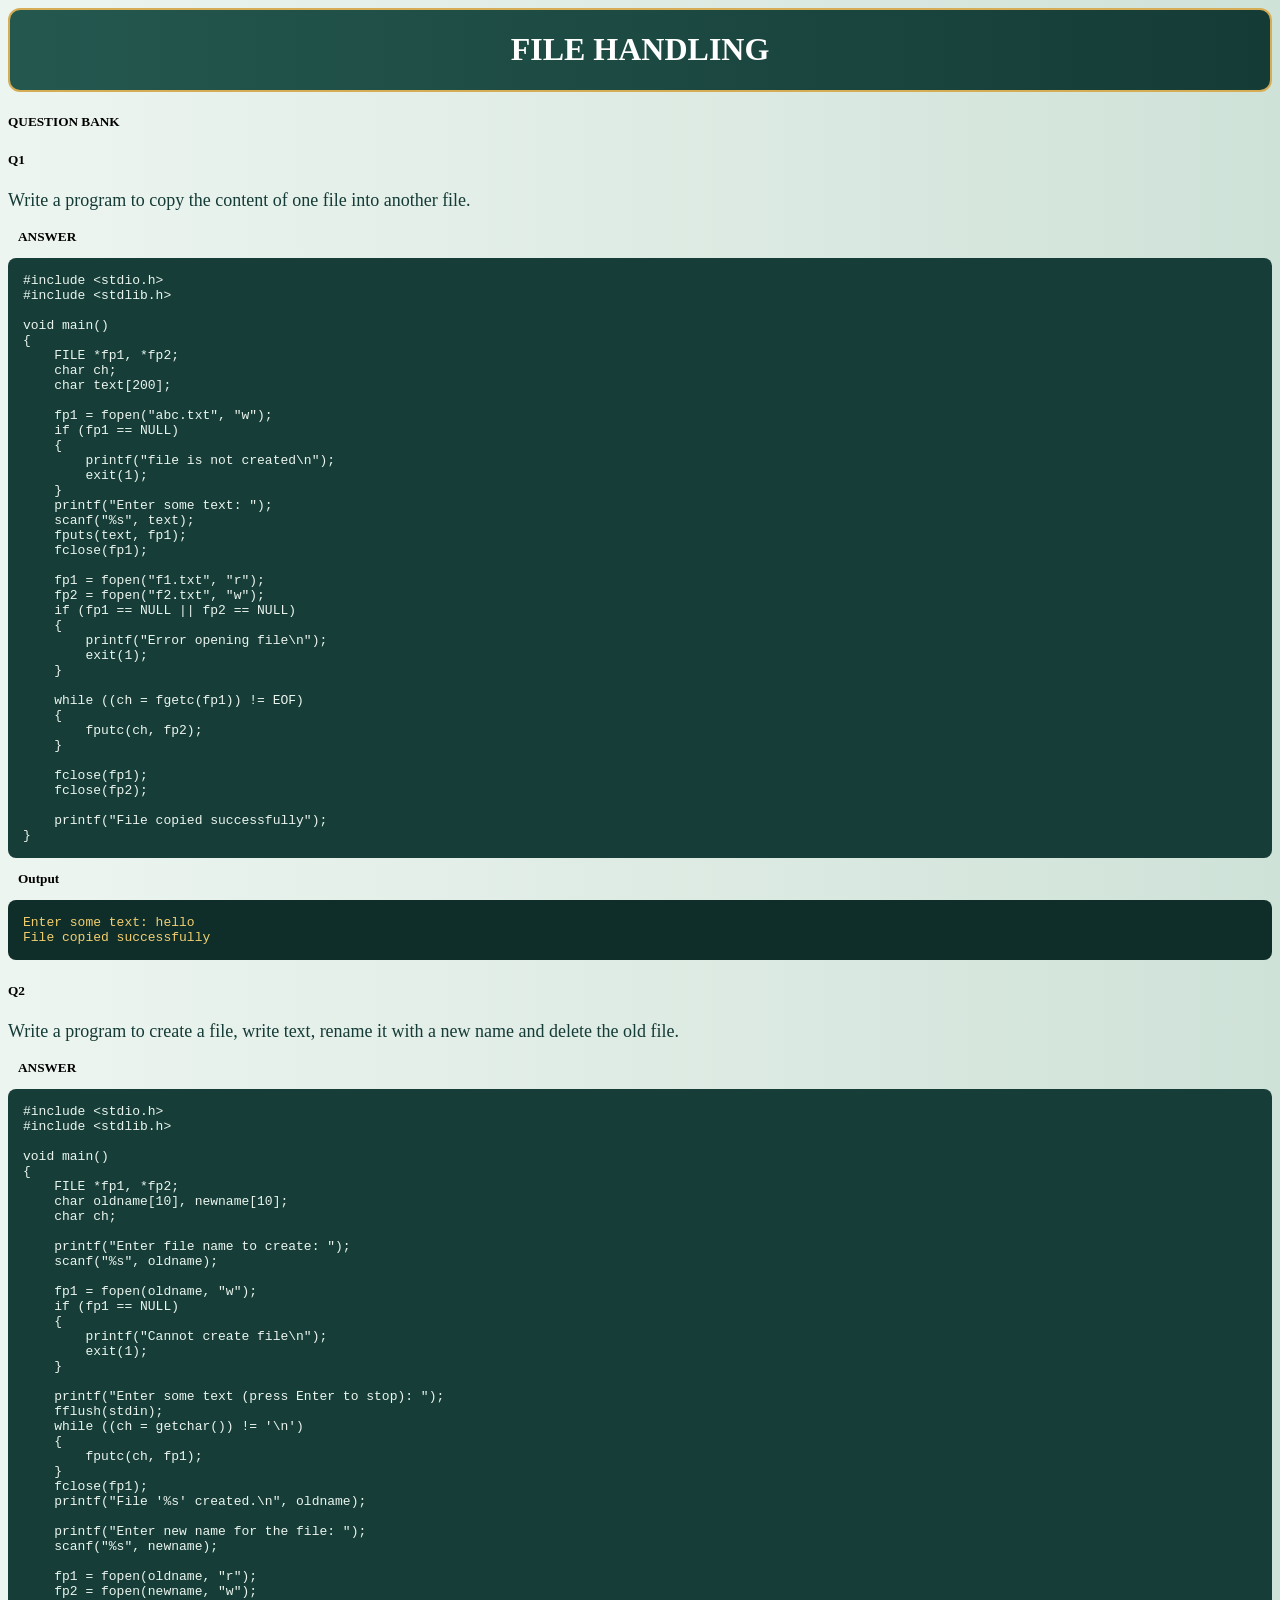
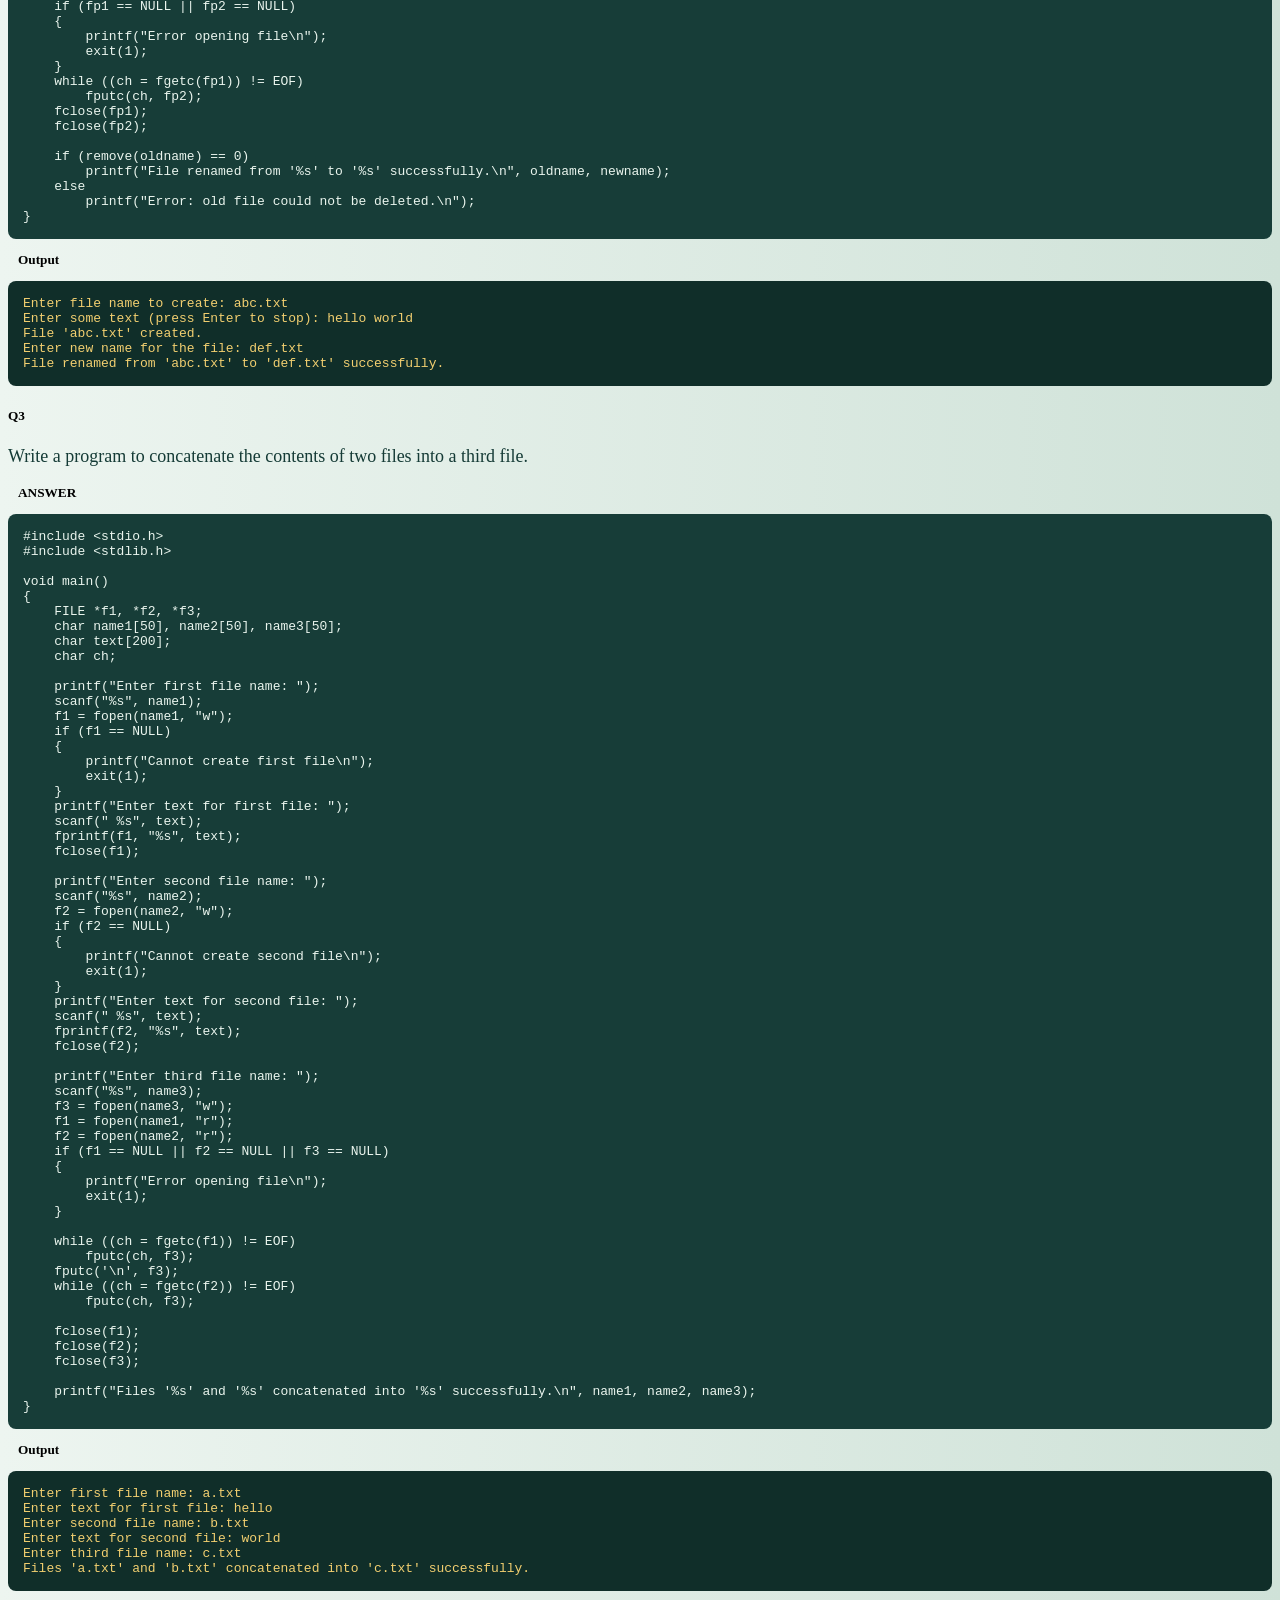
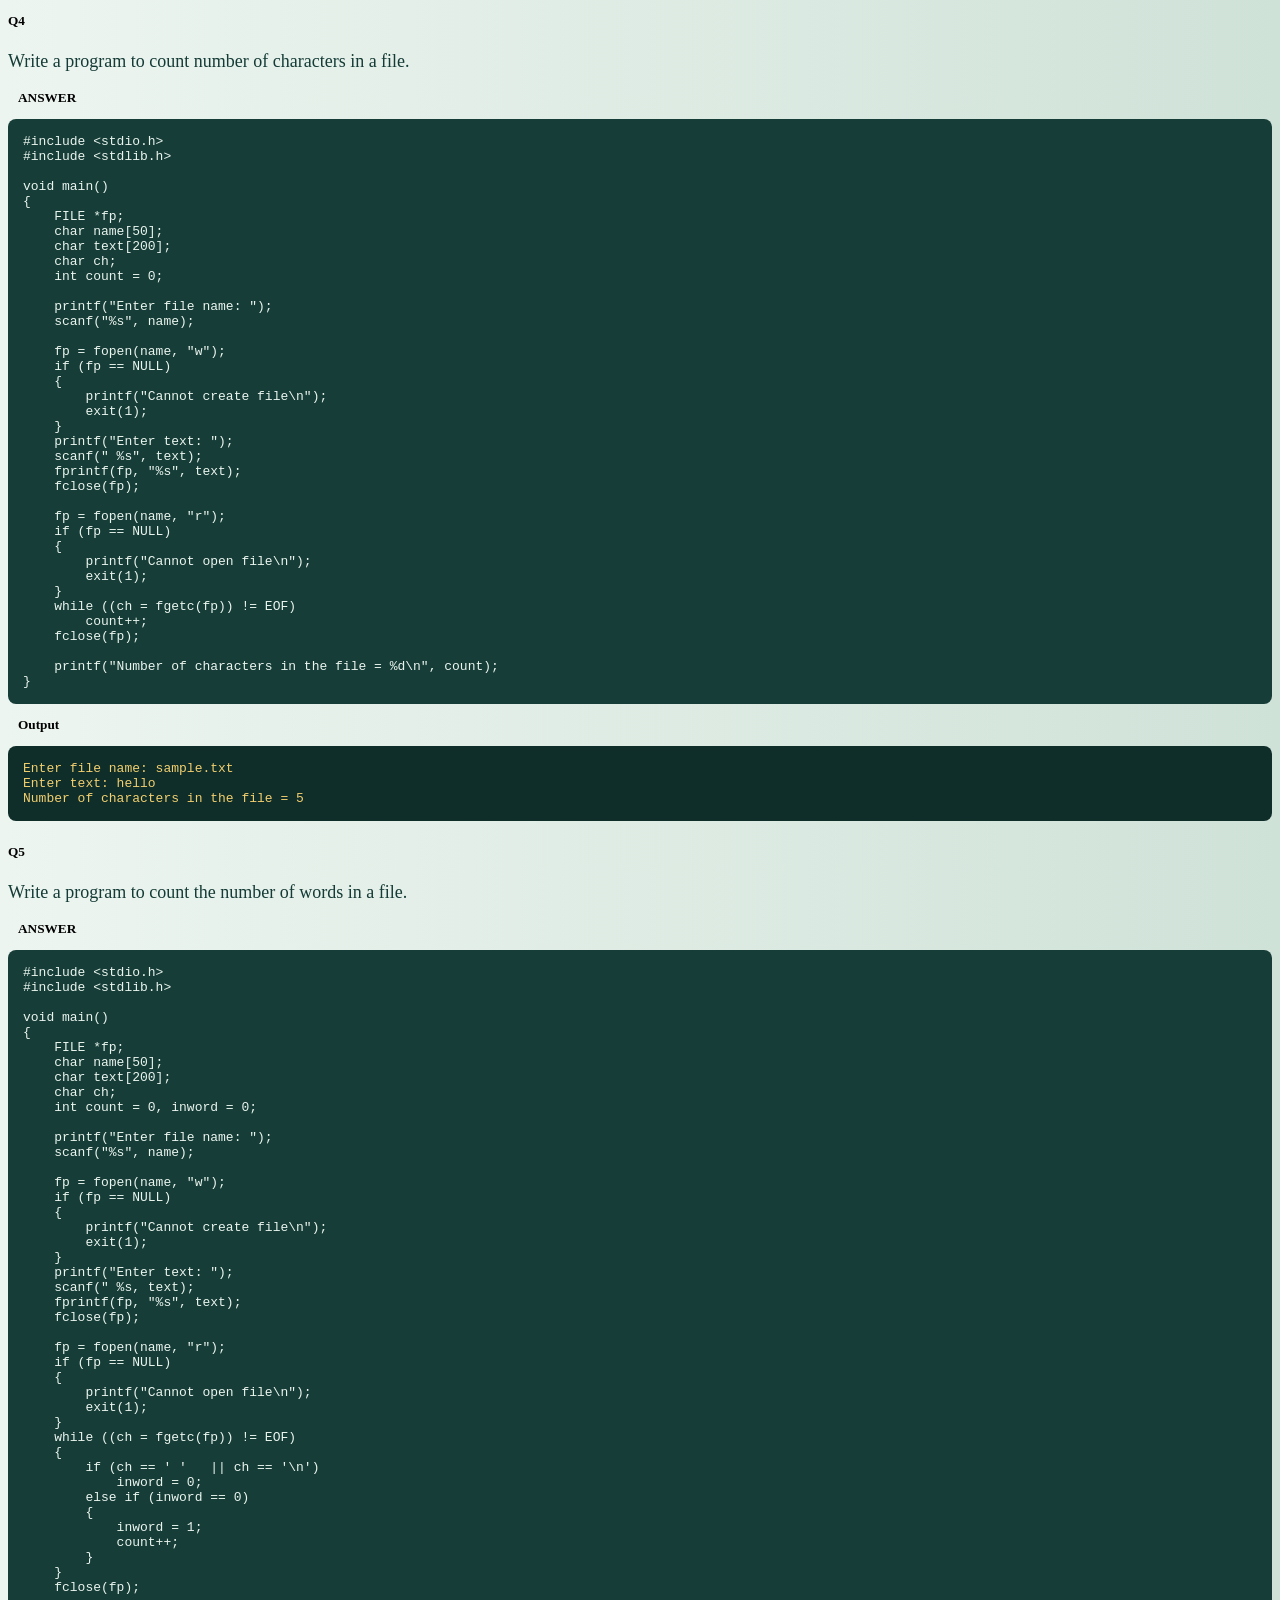
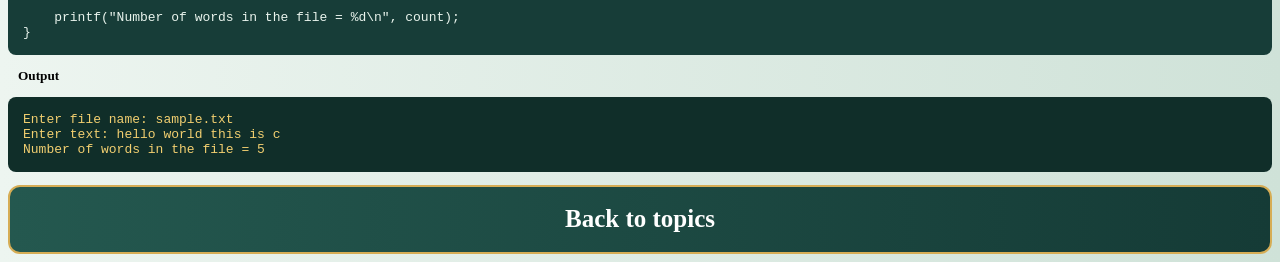
<file: file_handling.html>
<!DOCTYPE html>
<html lang="en">
<head>
    <meta charset="UTF-8">
    <meta name="viewport" content="width=device-width, initial-scale=1.0">
    <title>File Handling | C Practice Questions</title>
    <link rel="stylesheet" href="topic.css">
</head>
<body>
    <header>
        <h1>FILE HANDLING</h1>
    </header>

    <main>
        <div class="container">
            <div class="question">
                <h5>QUESTION BANK</h5>
            </div>
        </div>

        <div class="container">
            <div class="question">
                <h5>Q1</h5>
                <p>Write a program to copy the content of one file into another file.</p>
            </div>
            <div class="answer">
                <h5>ANSWER</h5>
                <pre><code>#include &lt;stdio.h&gt;
#include &lt;stdlib.h&gt;

void main()
{
    FILE *fp1, *fp2;
    char ch;
    char text[200];

    fp1 = fopen("abc.txt", "w");
    if (fp1 == NULL)
    {
        printf("file is not created\n");
        exit(1);
    }
    printf("Enter some text: ");
    scanf("%s", text);
    fputs(text, fp1);
    fclose(fp1);

    fp1 = fopen("f1.txt", "r");
    fp2 = fopen("f2.txt", "w");
    if (fp1 == NULL || fp2 == NULL)
    {
        printf("Error opening file\n");
        exit(1);
    }

    while ((ch = fgetc(fp1)) != EOF)
    {
        fputc(ch, fp2);
    }

    fclose(fp1);
    fclose(fp2);

    printf("File copied successfully");
}</code></pre>
            </div>
            <div class="output">
                <h5>Output</h5>
                <pre><code>Enter some text: hello
File copied successfully</code></pre>
            </div>
        </div>
        <div class="container">
            <div class="question">
                <h5>Q2</h5>
                <p>Write a program to create a file, write text, rename it with a new name and delete the old file.</p>
            </div>
            <div class="answer">
                <h5>ANSWER</h5>
                <pre><code>#include &lt;stdio.h&gt;
#include &lt;stdlib.h&gt;

void main()
{
    FILE *fp1, *fp2;
    char oldname[10], newname[10];
    char ch;

    printf("Enter file name to create: ");
    scanf("%s", oldname);

    fp1 = fopen(oldname, "w");
    if (fp1 == NULL)
    {
        printf("Cannot create file\n");
        exit(1);
    }

    printf("Enter some text (press Enter to stop): ");
    fflush(stdin);
    while ((ch = getchar()) != '\n')
    {
        fputc(ch, fp1);
    }
    fclose(fp1);
    printf("File '%s' created.\n", oldname);

    printf("Enter new name for the file: ");
    scanf("%s", newname);

    fp1 = fopen(oldname, "r");
    fp2 = fopen(newname, "w");
    if (fp1 == NULL || fp2 == NULL)
    {
        printf("Error opening file\n");
        exit(1);
    }
    while ((ch = fgetc(fp1)) != EOF)
        fputc(ch, fp2);
    fclose(fp1);
    fclose(fp2);

    if (remove(oldname) == 0)
        printf("File renamed from '%s' to '%s' successfully.\n", oldname, newname);
    else
        printf("Error: old file could not be deleted.\n");
}</code></pre>
            </div>
            <div class="output">
                <h5>Output</h5>
                <pre><code>Enter file name to create: abc.txt
Enter some text (press Enter to stop): hello world
File 'abc.txt' created.
Enter new name for the file: def.txt
File renamed from 'abc.txt' to 'def.txt' successfully.</code></pre>
            </div>
        </div>

        <div class="container">
            <div class="question">
                <h5>Q3</h5>
                <p>Write a program to concatenate the contents of two files into a third file.</p>
            </div>
            <div class="answer">
                <h5>ANSWER</h5>
                <pre><code>#include &lt;stdio.h&gt;
#include &lt;stdlib.h&gt;

void main()
{
    FILE *f1, *f2, *f3;
    char name1[50], name2[50], name3[50];
    char text[200];
    char ch;

    printf("Enter first file name: ");
    scanf("%s", name1);
    f1 = fopen(name1, "w");
    if (f1 == NULL)
    {
        printf("Cannot create first file\n");
        exit(1);
    }
    printf("Enter text for first file: ");
    scanf(" %s", text);
    fprintf(f1, "%s", text);
    fclose(f1);

    printf("Enter second file name: ");
    scanf("%s", name2);
    f2 = fopen(name2, "w");
    if (f2 == NULL)
    {
        printf("Cannot create second file\n");
        exit(1);
    }
    printf("Enter text for second file: ");
    scanf(" %s", text);
    fprintf(f2, "%s", text);
    fclose(f2);

    printf("Enter third file name: ");
    scanf("%s", name3);
    f3 = fopen(name3, "w");
    f1 = fopen(name1, "r");
    f2 = fopen(name2, "r");
    if (f1 == NULL || f2 == NULL || f3 == NULL)
    {
        printf("Error opening file\n");
        exit(1);
    }

    while ((ch = fgetc(f1)) != EOF)
        fputc(ch, f3);
    fputc('\n', f3);
    while ((ch = fgetc(f2)) != EOF)
        fputc(ch, f3);

    fclose(f1);
    fclose(f2);
    fclose(f3);

    printf("Files '%s' and '%s' concatenated into '%s' successfully.\n", name1, name2, name3);
}</code></pre>
            </div>
            <div class="output">
                <h5>Output</h5>
                <pre><code>Enter first file name: a.txt
Enter text for first file: hello
Enter second file name: b.txt
Enter text for second file: world
Enter third file name: c.txt
Files 'a.txt' and 'b.txt' concatenated into 'c.txt' successfully.</code></pre>
            </div>
        </div>

        <div class="container">
            <div class="question">
                <h5>Q4</h5>
                <p>Write a program to count number of characters in a file.</p>
            </div>
            <div class="answer">
                <h5>ANSWER</h5>
                <pre><code>#include &lt;stdio.h&gt;
#include &lt;stdlib.h&gt;

void main()
{
    FILE *fp;
    char name[50];
    char text[200];
    char ch;
    int count = 0;

    printf("Enter file name: ");
    scanf("%s", name);

    fp = fopen(name, "w");
    if (fp == NULL)
    {
        printf("Cannot create file\n");
        exit(1);
    }
    printf("Enter text: ");
    scanf(" %s", text);
    fprintf(fp, "%s", text);
    fclose(fp);

    fp = fopen(name, "r");
    if (fp == NULL)
    {
        printf("Cannot open file\n");
        exit(1);
    }
    while ((ch = fgetc(fp)) != EOF)
        count++;
    fclose(fp);

    printf("Number of characters in the file = %d\n", count);
}</code></pre>
            </div>
            <div class="output">
                <h5>Output</h5>
                <pre><code>Enter file name: sample.txt
Enter text: hello
Number of characters in the file = 5</code></pre>
            </div>
        </div>

        <div class="container">
            <div class="question">
                <h5>Q5</h5>
                <p>Write a program to count the number of words in a file.</p>
            </div>
            <div class="answer">
                <h5>ANSWER</h5>
                <pre><code>#include &lt;stdio.h&gt;
#include &lt;stdlib.h&gt;

void main()
{
    FILE *fp;
    char name[50];
    char text[200];
    char ch;
    int count = 0, inword = 0;

    printf("Enter file name: ");
    scanf("%s", name);

    fp = fopen(name, "w");
    if (fp == NULL)
    {
        printf("Cannot create file\n");
        exit(1);
    }
    printf("Enter text: ");
    scanf(" %s, text);
    fprintf(fp, "%s", text);
    fclose(fp);

    fp = fopen(name, "r");
    if (fp == NULL)
    {
        printf("Cannot open file\n");
        exit(1);
    }
    while ((ch = fgetc(fp)) != EOF)
    {
        if (ch == ' '   || ch == '\n')
            inword = 0;
        else if (inword == 0)
        {
            inword = 1;
            count++;
        }
    }
    fclose(fp);

    printf("Number of words in the file = %d\n", count);
}</code></pre>
            </div>
            <div class="output">
                <h5>Output</h5>
                <pre><code>Enter file name: sample.txt
Enter text: hello world this is c
Number of words in the file = 5</code></pre>
            </div>
        </div>
    </main>

    <footer>
        <h3><a href="index.html">Back to topics</a></h3>
    </footer>
</body>
</html>
</file>
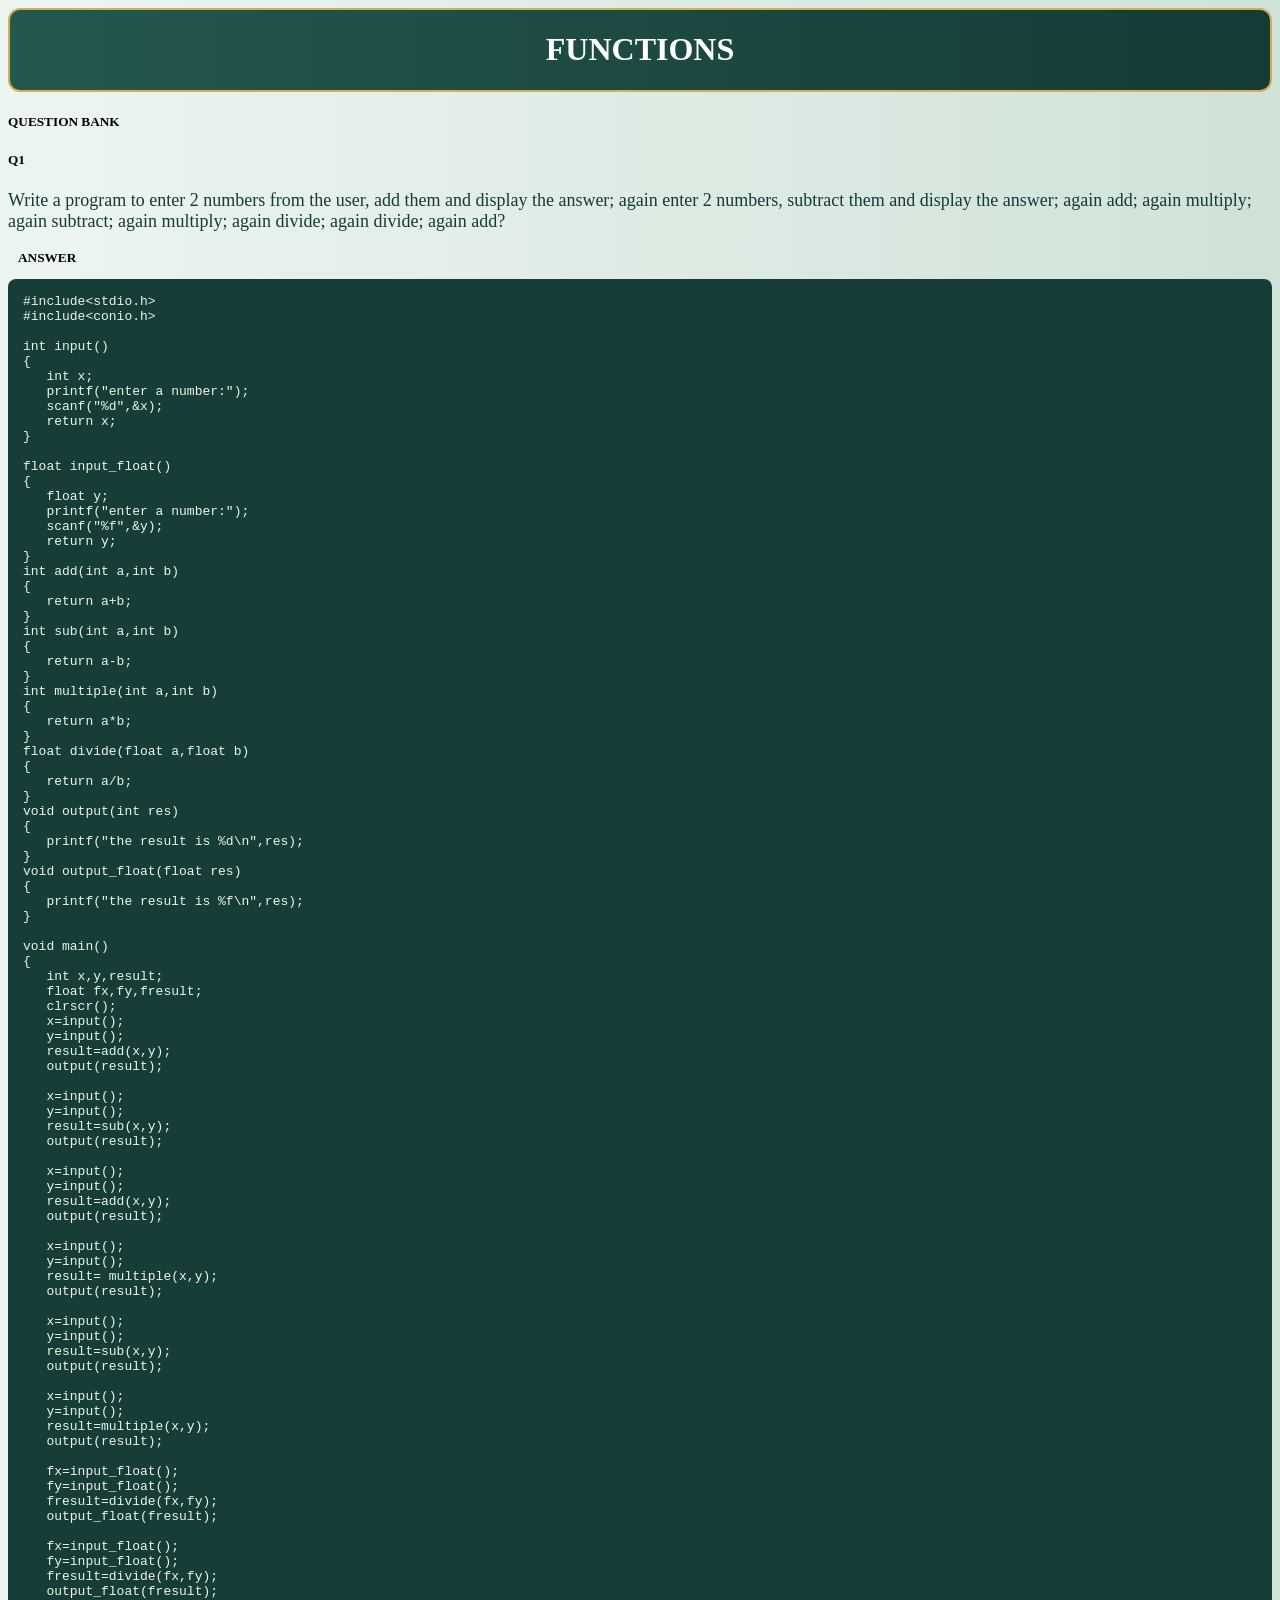
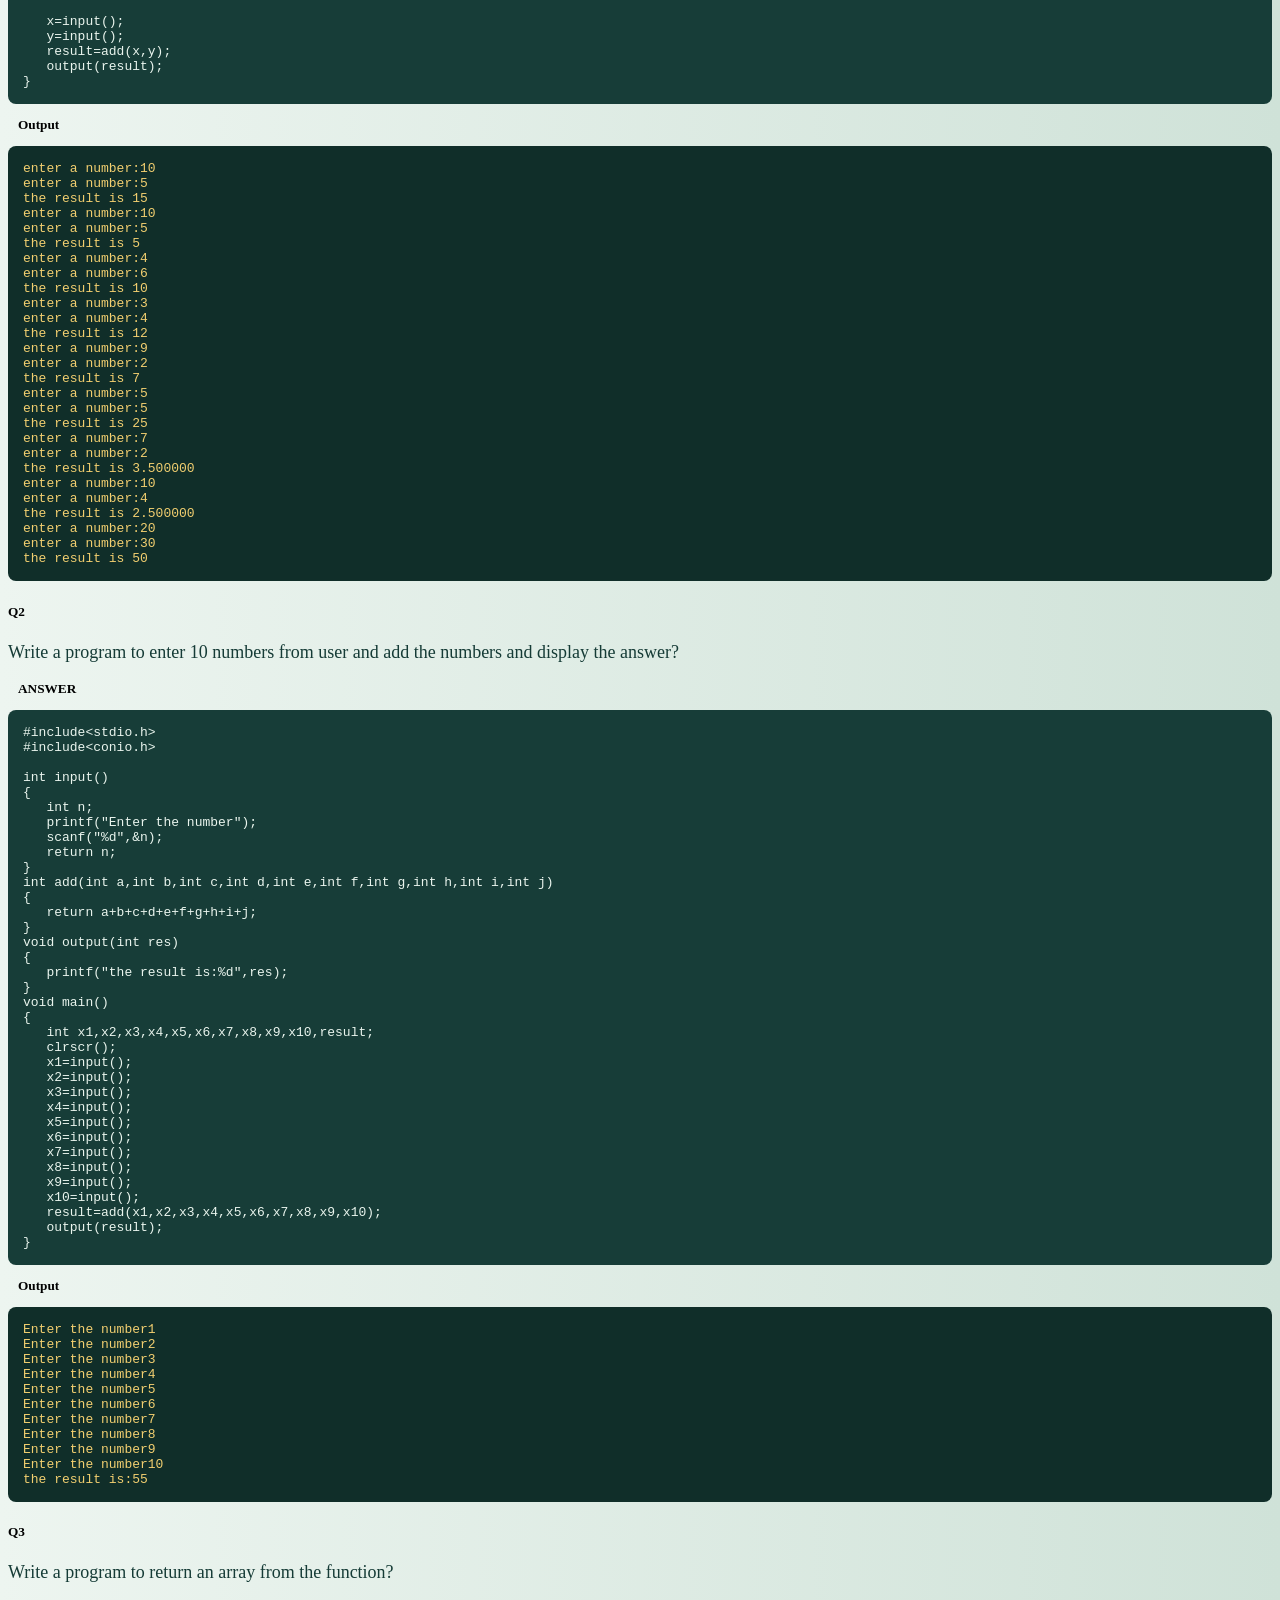
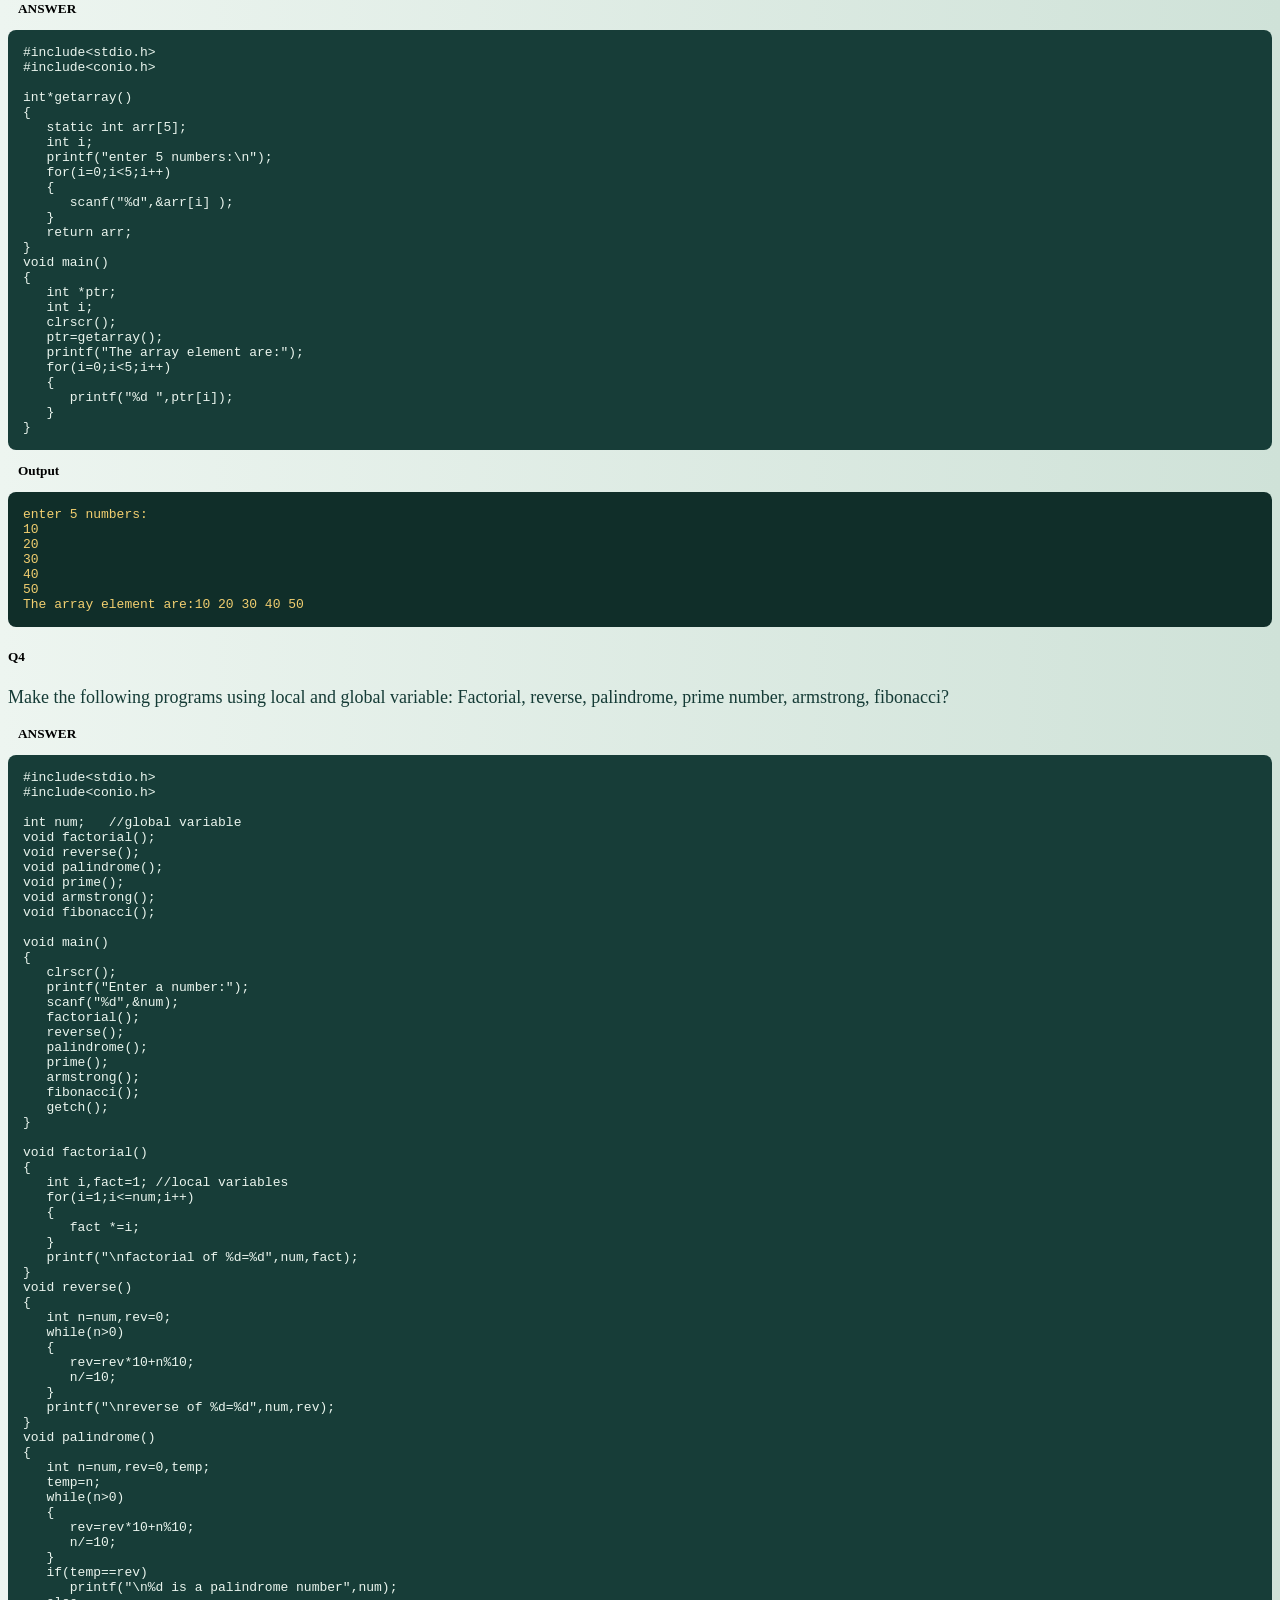
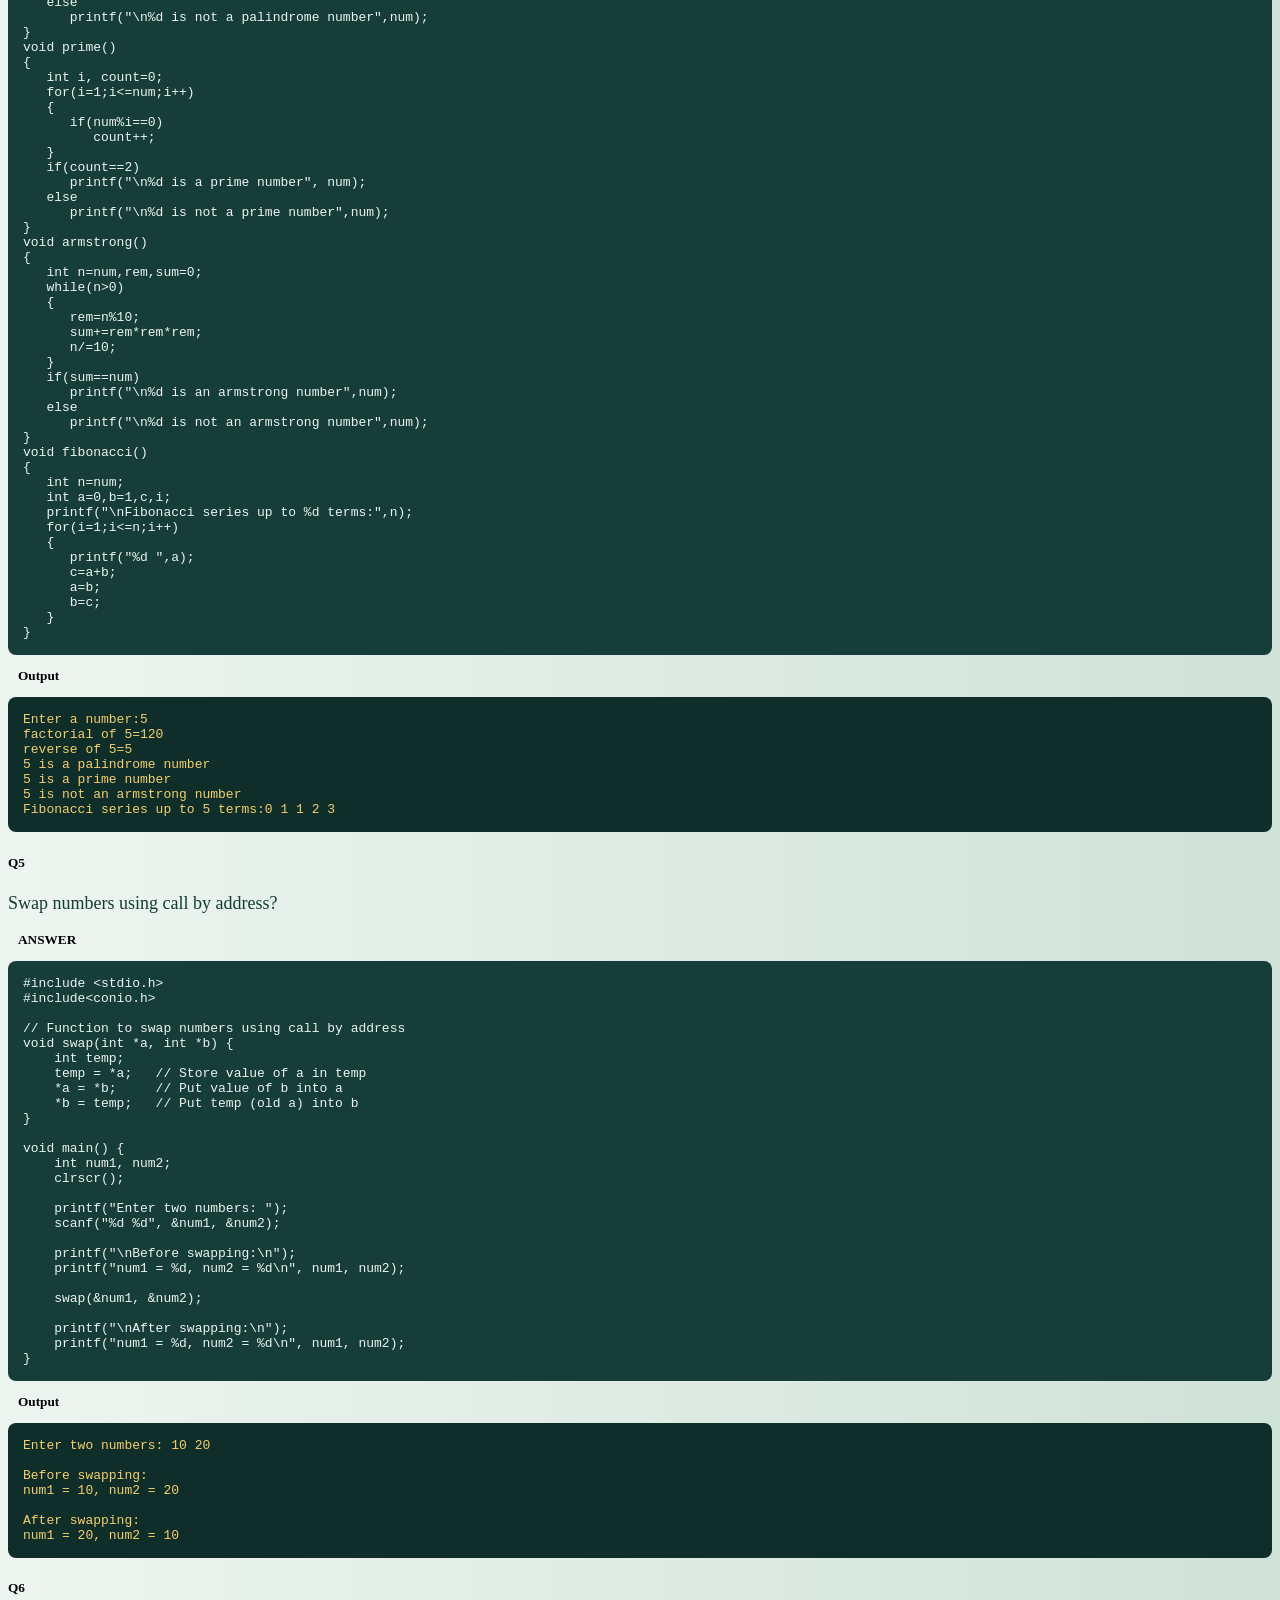
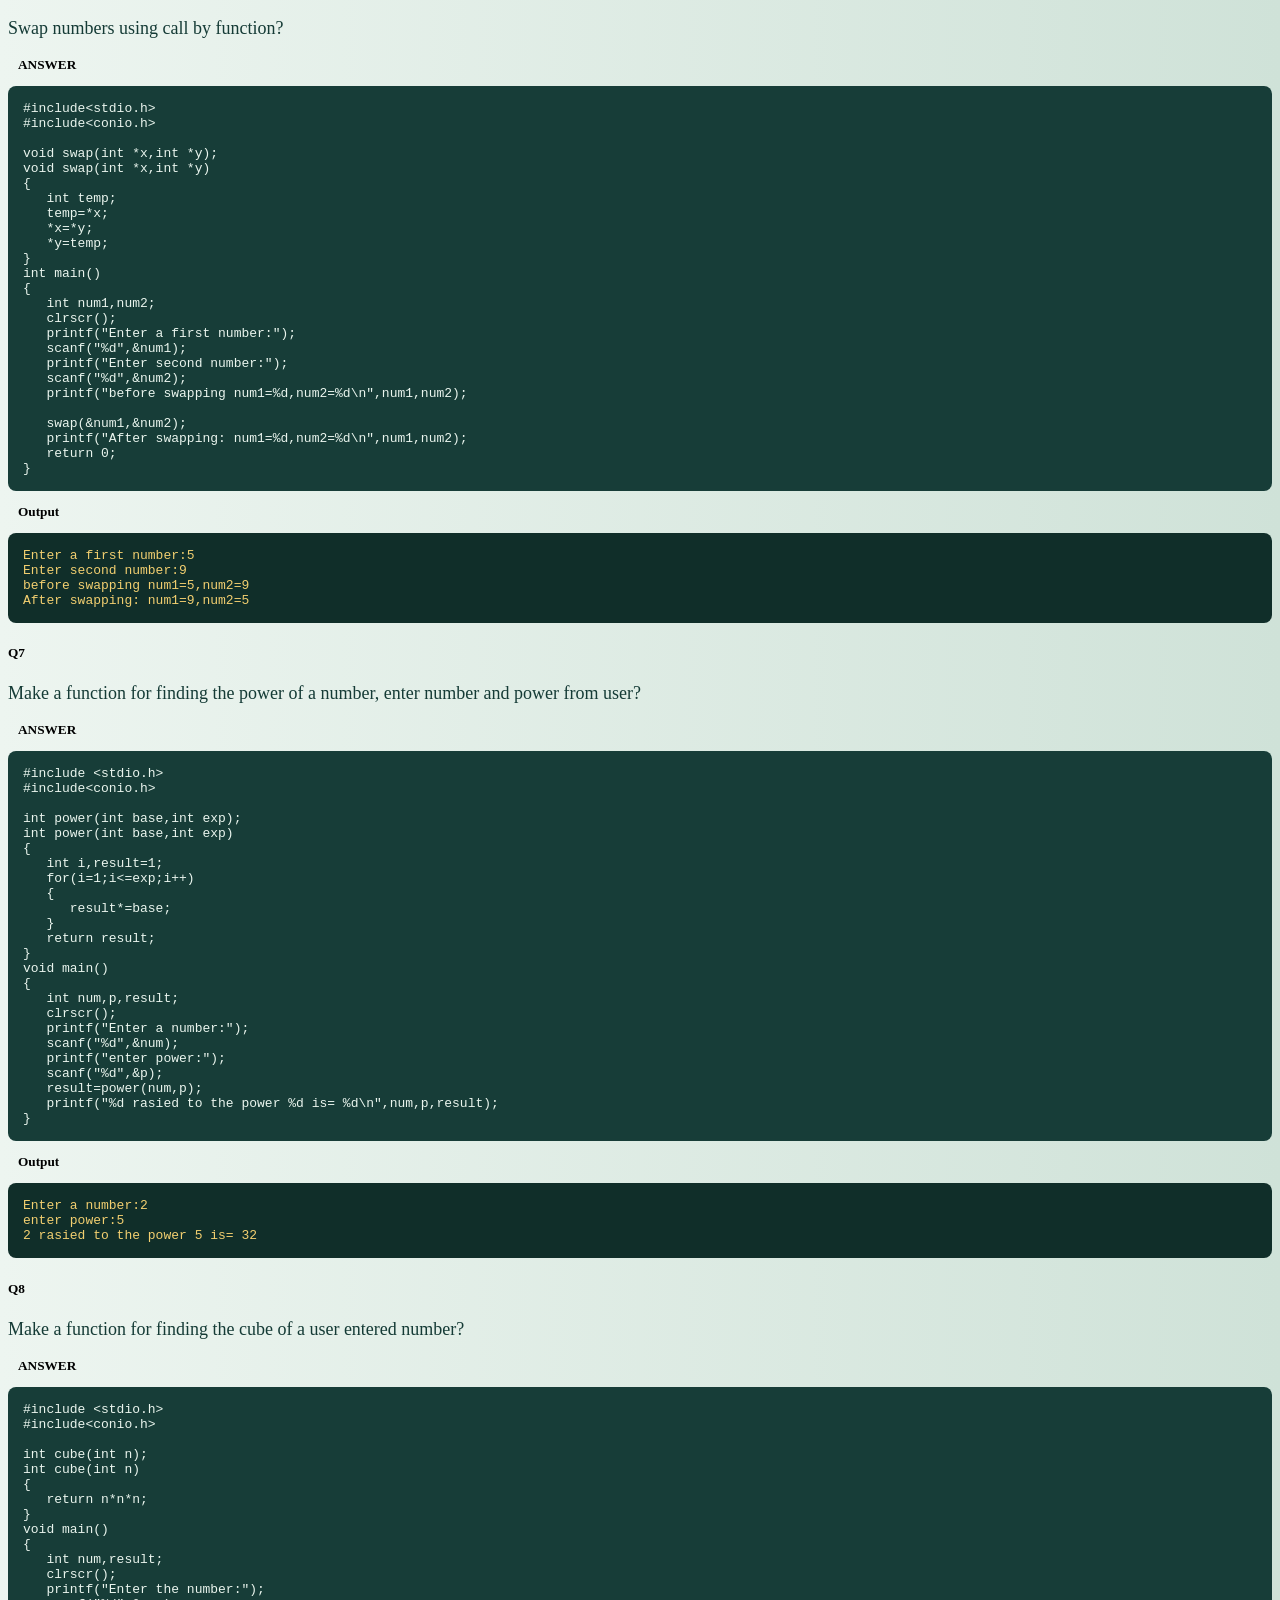
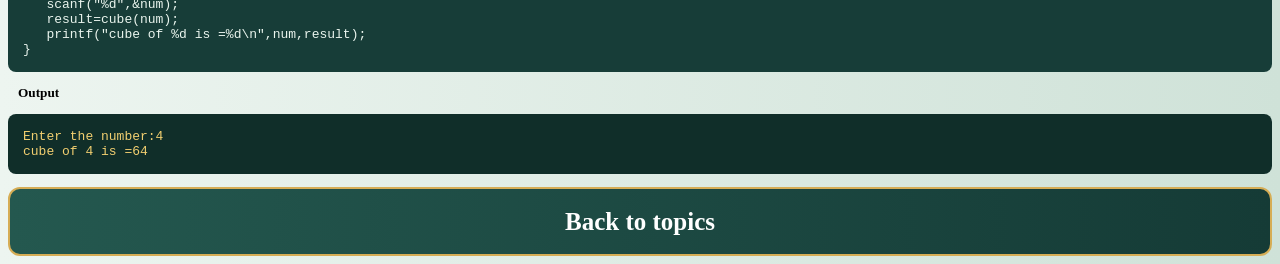
<file: functions.html>
<!DOCTYPE html>
<html lang="en">
<head>
    <meta charset="UTF-8">
    <meta name="viewport" content="width=device-width, initial-scale=1.0">
    <title>Functions | C Practice Questions</title>
    <link rel="stylesheet" href="topic.css">
</head>
<body>
    <header>
        <h1>FUNCTIONS</h1>
    </header>

    <main>
        <div class="container">
            <div class="question">
                <h5>QUESTION BANK</h5>
            </div>
        </div>

        <div class="container">
            <div class="question">
                <h5>Q1</h5>
                <p>Write a program to enter 2 numbers from the user, add them and display the answer; again enter 2 numbers, subtract them and display the answer; again add; again multiply; again subtract; again multiply; again divide; again divide; again add?</p>
            </div>
            <div class="answer">
                <h5>ANSWER</h5>
                <pre><code>#include&lt;stdio.h&gt;
#include&lt;conio.h&gt;

int input()
{
   int x;
   printf("enter a number:");
   scanf("%d",&amp;x);
   return x;
}

float input_float()
{
   float y;
   printf("enter a number:");
   scanf("%f",&amp;y);
   return y;
}
int add(int a,int b)
{
   return a+b;
}
int sub(int a,int b)
{
   return a-b;
}
int multiple(int a,int b)
{
   return a*b;
}
float divide(float a,float b)
{
   return a/b;
}
void output(int res)
{
   printf("the result is %d\n",res);
}
void output_float(float res)
{
   printf("the result is %f\n",res);
}

void main()
{
   int x,y,result;
   float fx,fy,fresult;
   clrscr();
   x=input();
   y=input();
   result=add(x,y);
   output(result);

   x=input();
   y=input();
   result=sub(x,y);
   output(result);

   x=input();
   y=input();
   result=add(x,y);
   output(result);

   x=input();
   y=input();
   result= multiple(x,y);
   output(result);

   x=input();
   y=input();
   result=sub(x,y);
   output(result);

   x=input();
   y=input();
   result=multiple(x,y);
   output(result);

   fx=input_float();
   fy=input_float();
   fresult=divide(fx,fy);
   output_float(fresult);

   fx=input_float();
   fy=input_float();
   fresult=divide(fx,fy);
   output_float(fresult);

   x=input();
   y=input();
   result=add(x,y);
   output(result);
}</code></pre>
            </div>
            <div class="output">
                <h5>Output</h5>
                <pre><code>enter a number:10
enter a number:5
the result is 15
enter a number:10
enter a number:5
the result is 5
enter a number:4
enter a number:6
the result is 10
enter a number:3
enter a number:4
the result is 12
enter a number:9
enter a number:2
the result is 7
enter a number:5
enter a number:5
the result is 25
enter a number:7
enter a number:2
the result is 3.500000
enter a number:10
enter a number:4
the result is 2.500000
enter a number:20
enter a number:30
the result is 50</code></pre>
            </div>
        </div>

        <div class="container">
            <div class="question">
                <h5>Q2</h5>
                <p>Write a program to enter 10 numbers from user and add the numbers and display the answer?</p>
            </div>
            <div class="answer">
                <h5>ANSWER</h5>
                <pre><code>#include&lt;stdio.h&gt;
#include&lt;conio.h&gt;

int input()
{
   int n;
   printf("Enter the number");
   scanf("%d",&amp;n);
   return n;
}
int add(int a,int b,int c,int d,int e,int f,int g,int h,int i,int j)
{
   return a+b+c+d+e+f+g+h+i+j;
}
void output(int res)
{
   printf("the result is:%d",res);
}
void main()
{
   int x1,x2,x3,x4,x5,x6,x7,x8,x9,x10,result;
   clrscr();
   x1=input();
   x2=input();
   x3=input();
   x4=input();
   x5=input();
   x6=input();
   x7=input();
   x8=input();
   x9=input();
   x10=input();
   result=add(x1,x2,x3,x4,x5,x6,x7,x8,x9,x10);
   output(result);
}</code></pre>
            </div>
            <div class="output">
                <h5>Output</h5>
                <pre><code>Enter the number1
Enter the number2
Enter the number3
Enter the number4
Enter the number5
Enter the number6
Enter the number7
Enter the number8
Enter the number9
Enter the number10
the result is:55</code></pre>
            </div>
        </div>

        <div class="container">
            <div class="question">
                <h5>Q3</h5>
                <p>Write a program to return an array from the function?</p>
            </div>
            <div class="answer">
                <h5>ANSWER</h5>
                <pre><code>#include&lt;stdio.h&gt;
#include&lt;conio.h&gt;

int*getarray()
{
   static int arr[5];
   int i;
   printf("enter 5 numbers:\n");
   for(i=0;i&lt;5;i++)
   {
      scanf("%d",&amp;arr[i] );
   }
   return arr;
}
void main()
{
   int *ptr;
   int i;
   clrscr();
   ptr=getarray();
   printf("The array element are:");
   for(i=0;i&lt;5;i++)
   {
      printf("%d ",ptr[i]);
   }
}</code></pre>
            </div>
            <div class="output">
                <h5>Output</h5>
                <pre><code>enter 5 numbers:
10
20
30
40
50
The array element are:10 20 30 40 50</code></pre>
            </div>
        </div>

        <div class="container">
            <div class="question">
                <h5>Q4</h5>
                <p>Make the following programs using local and global variable: Factorial, reverse, palindrome, prime number, armstrong, fibonacci?</p>
            </div>
            <div class="answer">
                <h5>ANSWER</h5>
                <pre><code>#include&lt;stdio.h&gt;
#include&lt;conio.h&gt;

int num;   //global variable
void factorial();
void reverse();
void palindrome();
void prime();
void armstrong();
void fibonacci();

void main()
{
   clrscr();
   printf("Enter a number:");
   scanf("%d",&amp;num);
   factorial();
   reverse();
   palindrome();
   prime();
   armstrong();
   fibonacci();
   getch();
}

void factorial()
{
   int i,fact=1; //local variables
   for(i=1;i&lt;=num;i++)
   {
      fact *=i;
   }
   printf("\nfactorial of %d=%d",num,fact);
}
void reverse()
{
   int n=num,rev=0;
   while(n&gt;0)
   {
      rev=rev*10+n%10;
      n/=10;
   }
   printf("\nreverse of %d=%d",num,rev);
}
void palindrome()
{
   int n=num,rev=0,temp;
   temp=n;
   while(n&gt;0)
   {
      rev=rev*10+n%10;
      n/=10;
   }
   if(temp==rev)
      printf("\n%d is a palindrome number",num);
   else
      printf("\n%d is not a palindrome number",num);
}
void prime()
{
   int i, count=0;
   for(i=1;i&lt;=num;i++)
   {
      if(num%i==0)
         count++;
   }
   if(count==2)
      printf("\n%d is a prime number", num);
   else
      printf("\n%d is not a prime number",num);
}
void armstrong()
{
   int n=num,rem,sum=0;
   while(n&gt;0)
   {
      rem=n%10;
      sum+=rem*rem*rem;
      n/=10;
   }
   if(sum==num)
      printf("\n%d is an armstrong number",num);
   else
      printf("\n%d is not an armstrong number",num);
}
void fibonacci()
{
   int n=num;
   int a=0,b=1,c,i;
   printf("\nFibonacci series up to %d terms:",n);
   for(i=1;i&lt;=n;i++)
   {
      printf("%d ",a);
      c=a+b;
      a=b;
      b=c;
   }
}</code></pre>
            </div>
            <div class="output">
                <h5>Output</h5>
                <pre><code>Enter a number:5
factorial of 5=120
reverse of 5=5
5 is a palindrome number
5 is a prime number
5 is not an armstrong number
Fibonacci series up to 5 terms:0 1 1 2 3</code></pre>
            </div>
        </div>

        <div class="container">
            <div class="question">
                <h5>Q5</h5>
                <p>Swap numbers using call by address?</p>
            </div>
            <div class="answer">
                <h5>ANSWER</h5>
                <pre><code>#include &lt;stdio.h&gt;
#include&lt;conio.h&gt;

// Function to swap numbers using call by address
void swap(int *a, int *b) {
    int temp;
    temp = *a;   // Store value of a in temp
    *a = *b;     // Put value of b into a
    *b = temp;   // Put temp (old a) into b
}

void main() {
    int num1, num2;
    clrscr();

    printf("Enter two numbers: ");
    scanf("%d %d", &amp;num1, &amp;num2);

    printf("\nBefore swapping:\n");
    printf("num1 = %d, num2 = %d\n", num1, num2);

    swap(&amp;num1, &amp;num2);

    printf("\nAfter swapping:\n");
    printf("num1 = %d, num2 = %d\n", num1, num2);
}</code></pre>
            </div>
            <div class="output">
                <h5>Output</h5>
                <pre><code>Enter two numbers: 10 20

Before swapping:
num1 = 10, num2 = 20

After swapping:
num1 = 20, num2 = 10</code></pre>
            </div>
        </div>

        <div class="container">
            <div class="question">
                <h5>Q6</h5>
                <p>Swap numbers using call by function?</p>
            </div>
            <div class="answer">
                <h5>ANSWER</h5>
                <pre><code>#include&lt;stdio.h&gt;
#include&lt;conio.h&gt;

void swap(int *x,int *y);
void swap(int *x,int *y)
{
   int temp;
   temp=*x;
   *x=*y;
   *y=temp;
}
int main()
{
   int num1,num2;
   clrscr();
   printf("Enter a first number:");
   scanf("%d",&amp;num1);
   printf("Enter second number:");
   scanf("%d",&amp;num2);
   printf("before swapping num1=%d,num2=%d\n",num1,num2);

   swap(&amp;num1,&amp;num2);
   printf("After swapping: num1=%d,num2=%d\n",num1,num2);
   return 0;
}</code></pre>
            </div>
            <div class="output">
                <h5>Output</h5>
                <pre><code>Enter a first number:5
Enter second number:9
before swapping num1=5,num2=9
After swapping: num1=9,num2=5</code></pre>
            </div>
        </div>

        <div class="container">
            <div class="question">
                <h5>Q7</h5>
                <p>Make a function for finding the power of a number, enter number and power from user?</p>
            </div>
            <div class="answer">
                <h5>ANSWER</h5>
                <pre><code>#include &lt;stdio.h&gt;
#include&lt;conio.h&gt;

int power(int base,int exp);
int power(int base,int exp)
{
   int i,result=1;
   for(i=1;i&lt;=exp;i++)
   {
      result*=base;
   }
   return result;
}
void main()
{
   int num,p,result;
   clrscr();
   printf("Enter a number:");
   scanf("%d",&amp;num);
   printf("enter power:");
   scanf("%d",&amp;p);
   result=power(num,p);
   printf("%d rasied to the power %d is= %d\n",num,p,result);
}</code></pre>
            </div>
            <div class="output">
                <h5>Output</h5>
                <pre><code>Enter a number:2
enter power:5
2 rasied to the power 5 is= 32</code></pre>
            </div>
        </div>

        <div class="container">
            <div class="question">
                <h5>Q8</h5>
                <p>Make a function for finding the cube of a user entered number?</p>
            </div>
            <div class="answer">
                <h5>ANSWER</h5>
                <pre><code>#include &lt;stdio.h&gt;
#include&lt;conio.h&gt;

int cube(int n);
int cube(int n)
{
   return n*n*n;
}
void main()
{
   int num,result;
   clrscr();
   printf("Enter the number:");
   scanf("%d",&amp;num);
   result=cube(num);
   printf("cube of %d is =%d\n",num,result);
}</code></pre>
            </div>
            <div class="output">
                <h5>Output</h5>
                <pre><code>Enter the number:4
cube of 4 is =64</code></pre>
            </div>
        </div>
    </main>

    <footer><h3><a href="index.html">Back to topics</a></h3></footer>
</body>
</html>
</file>
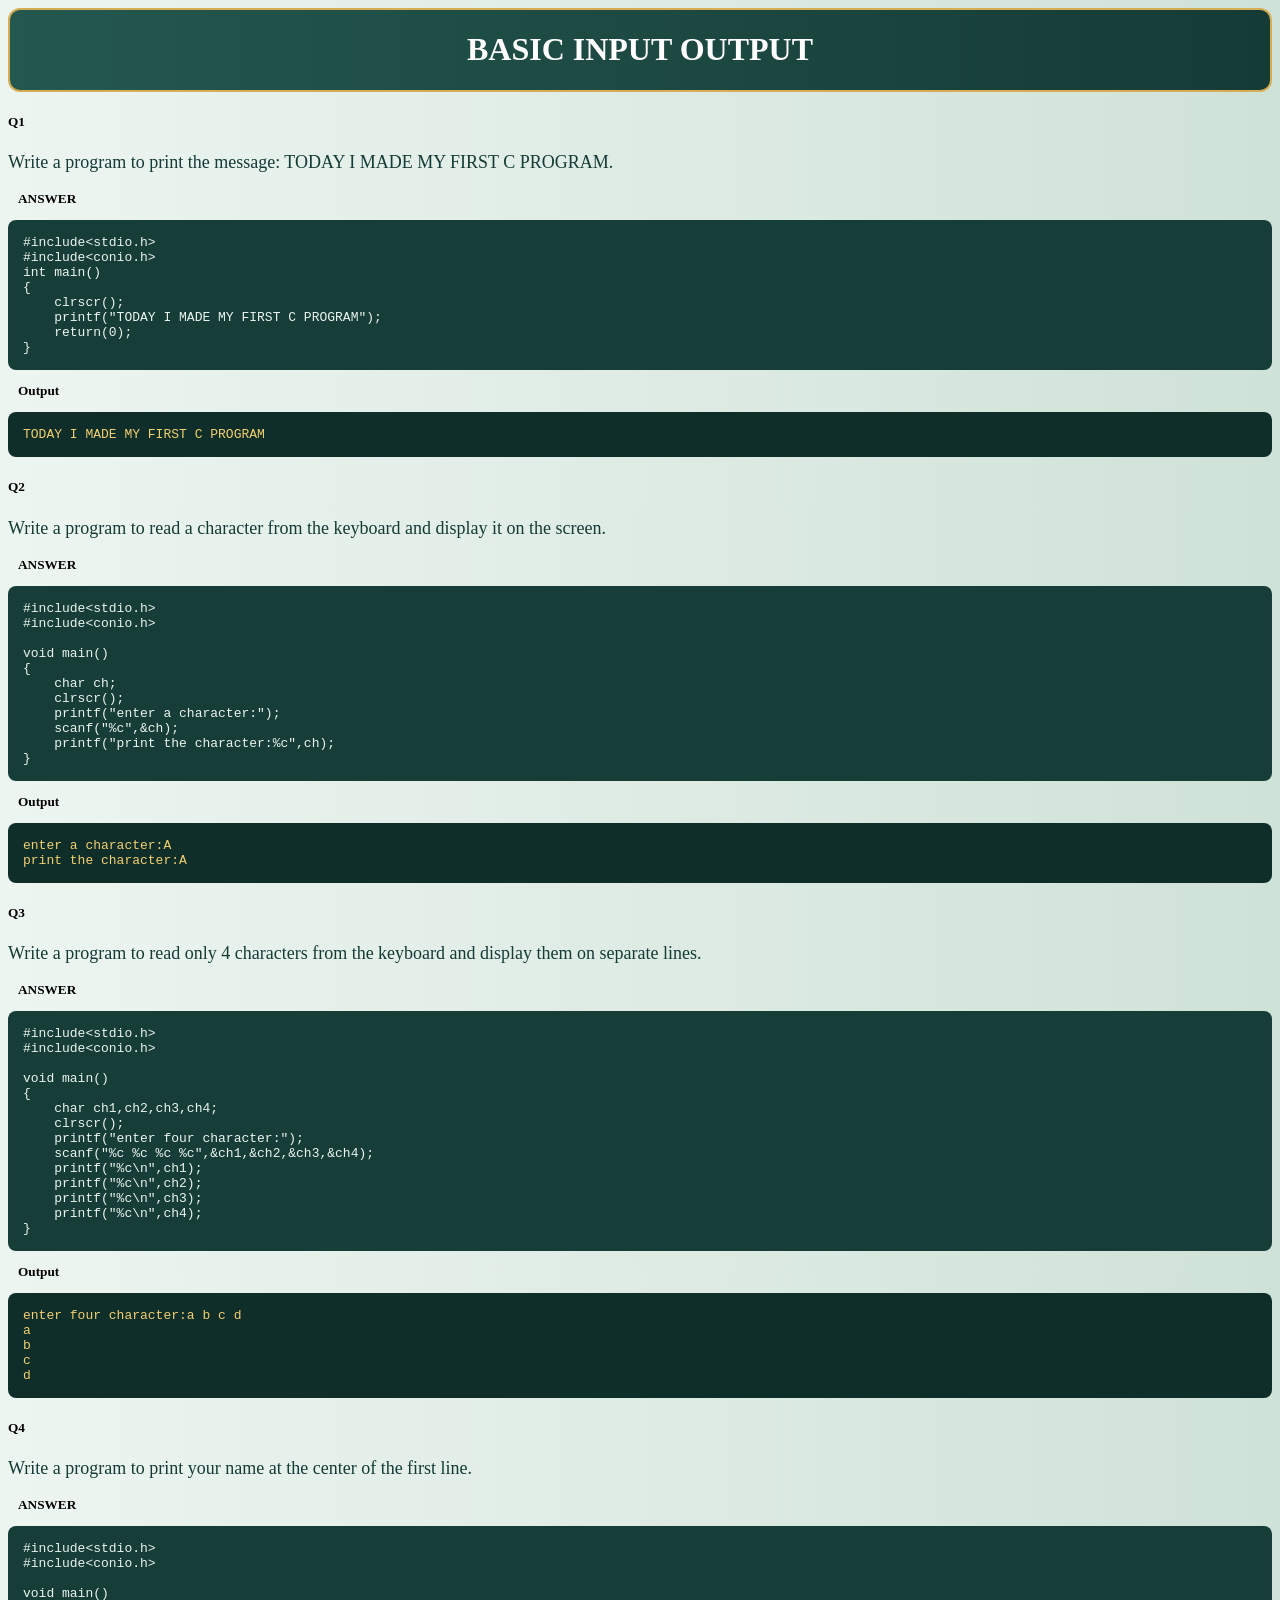
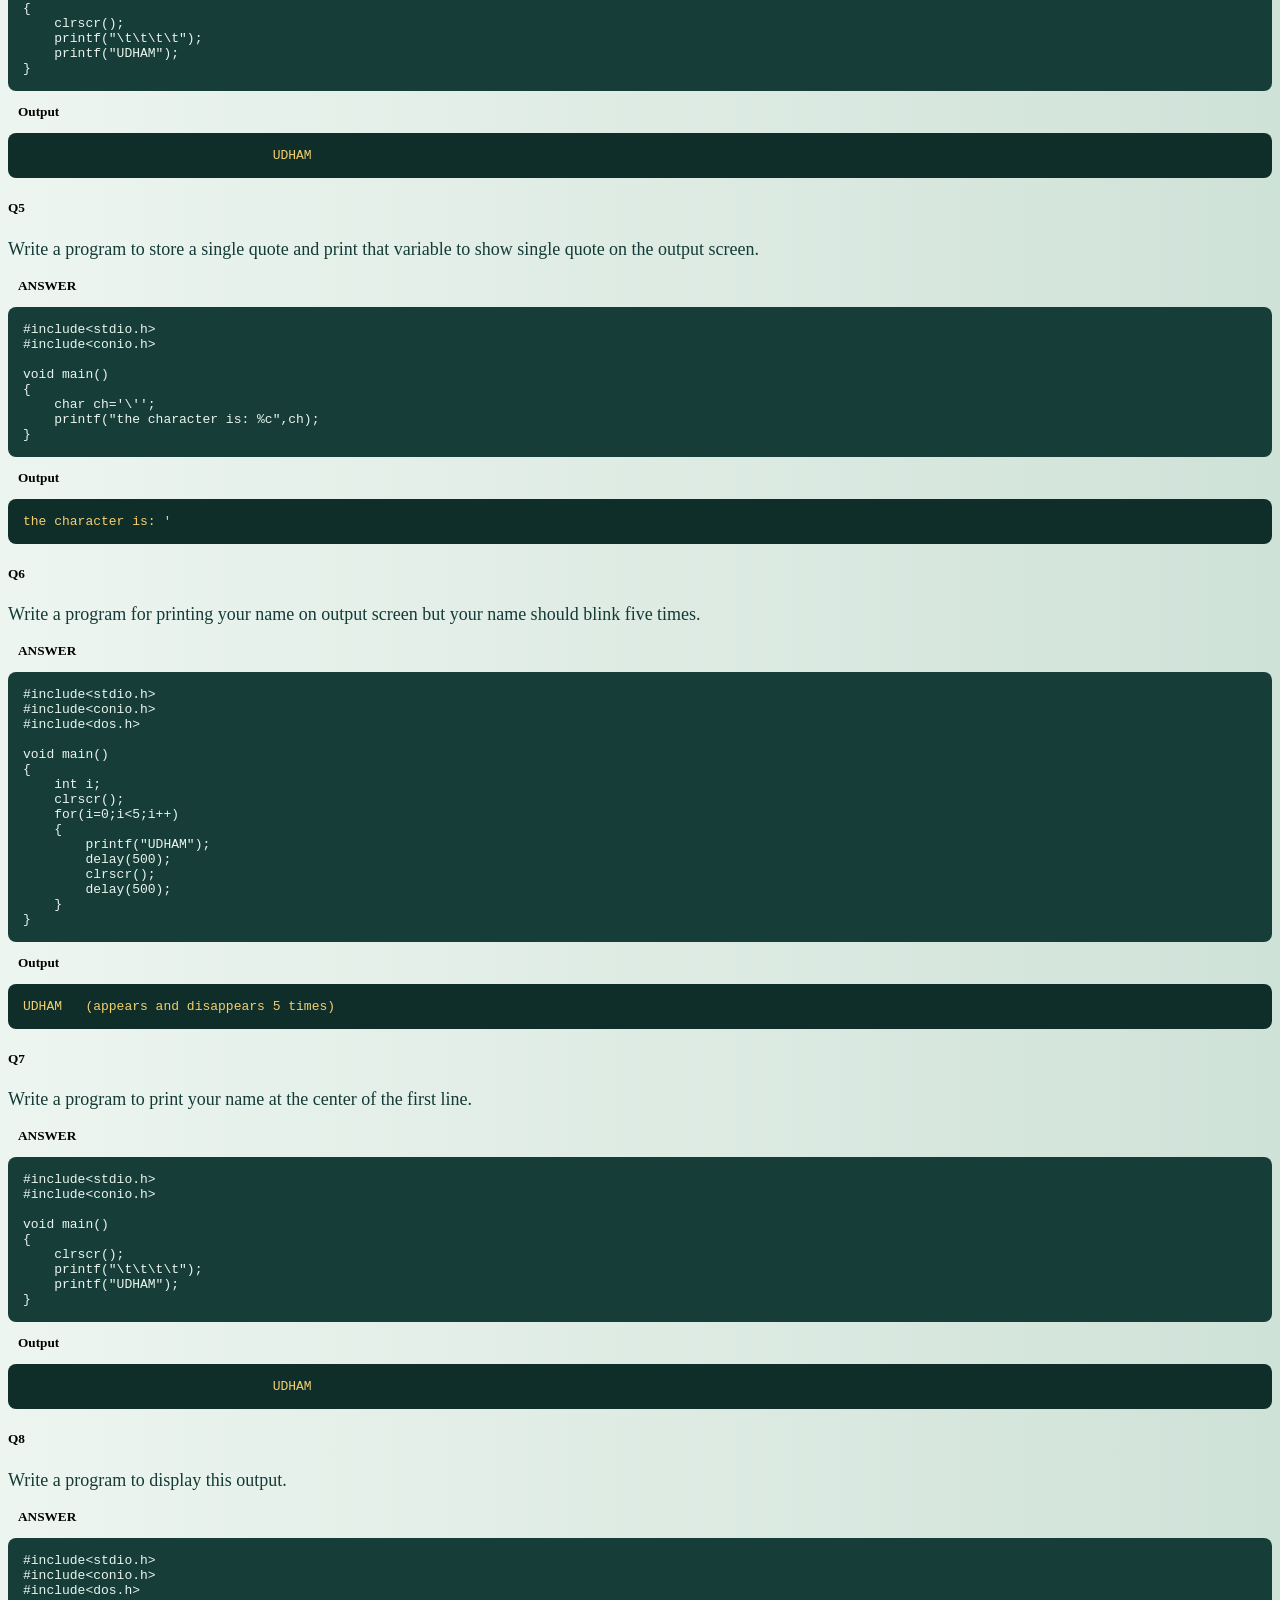
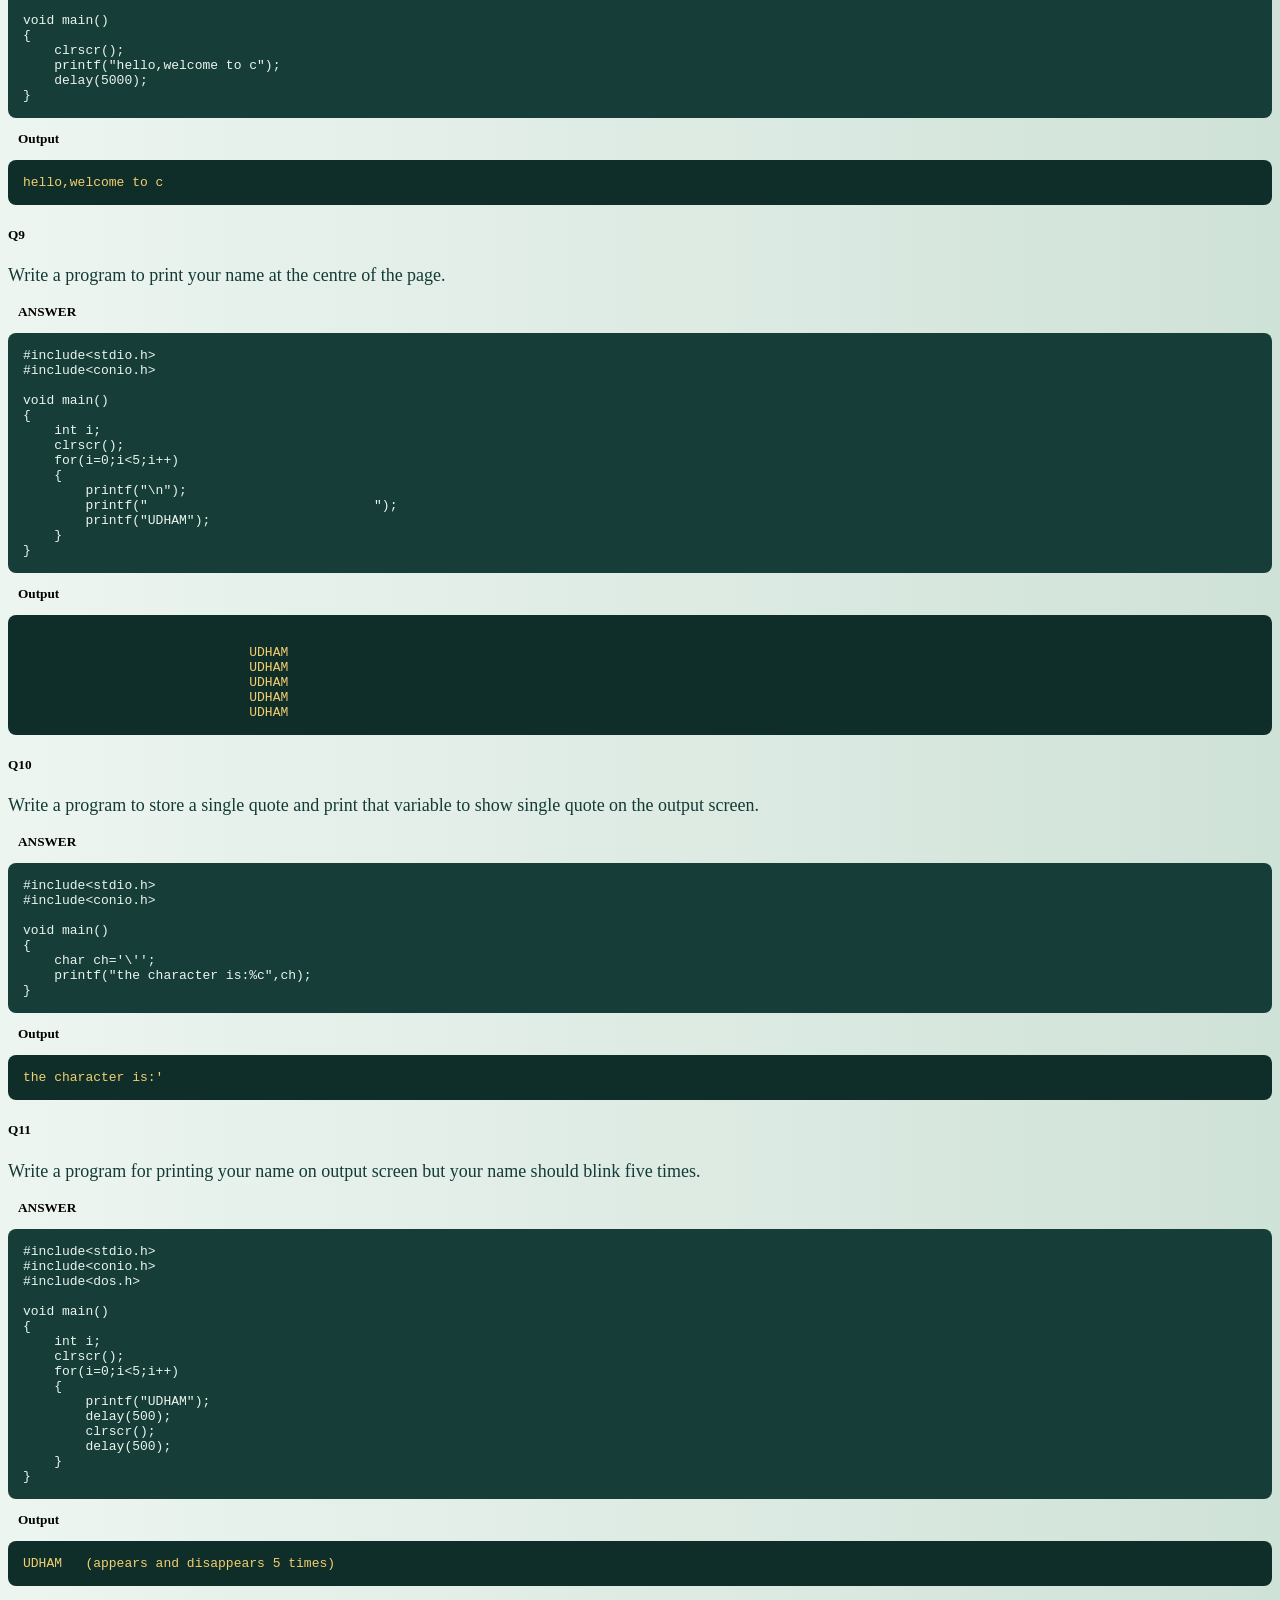
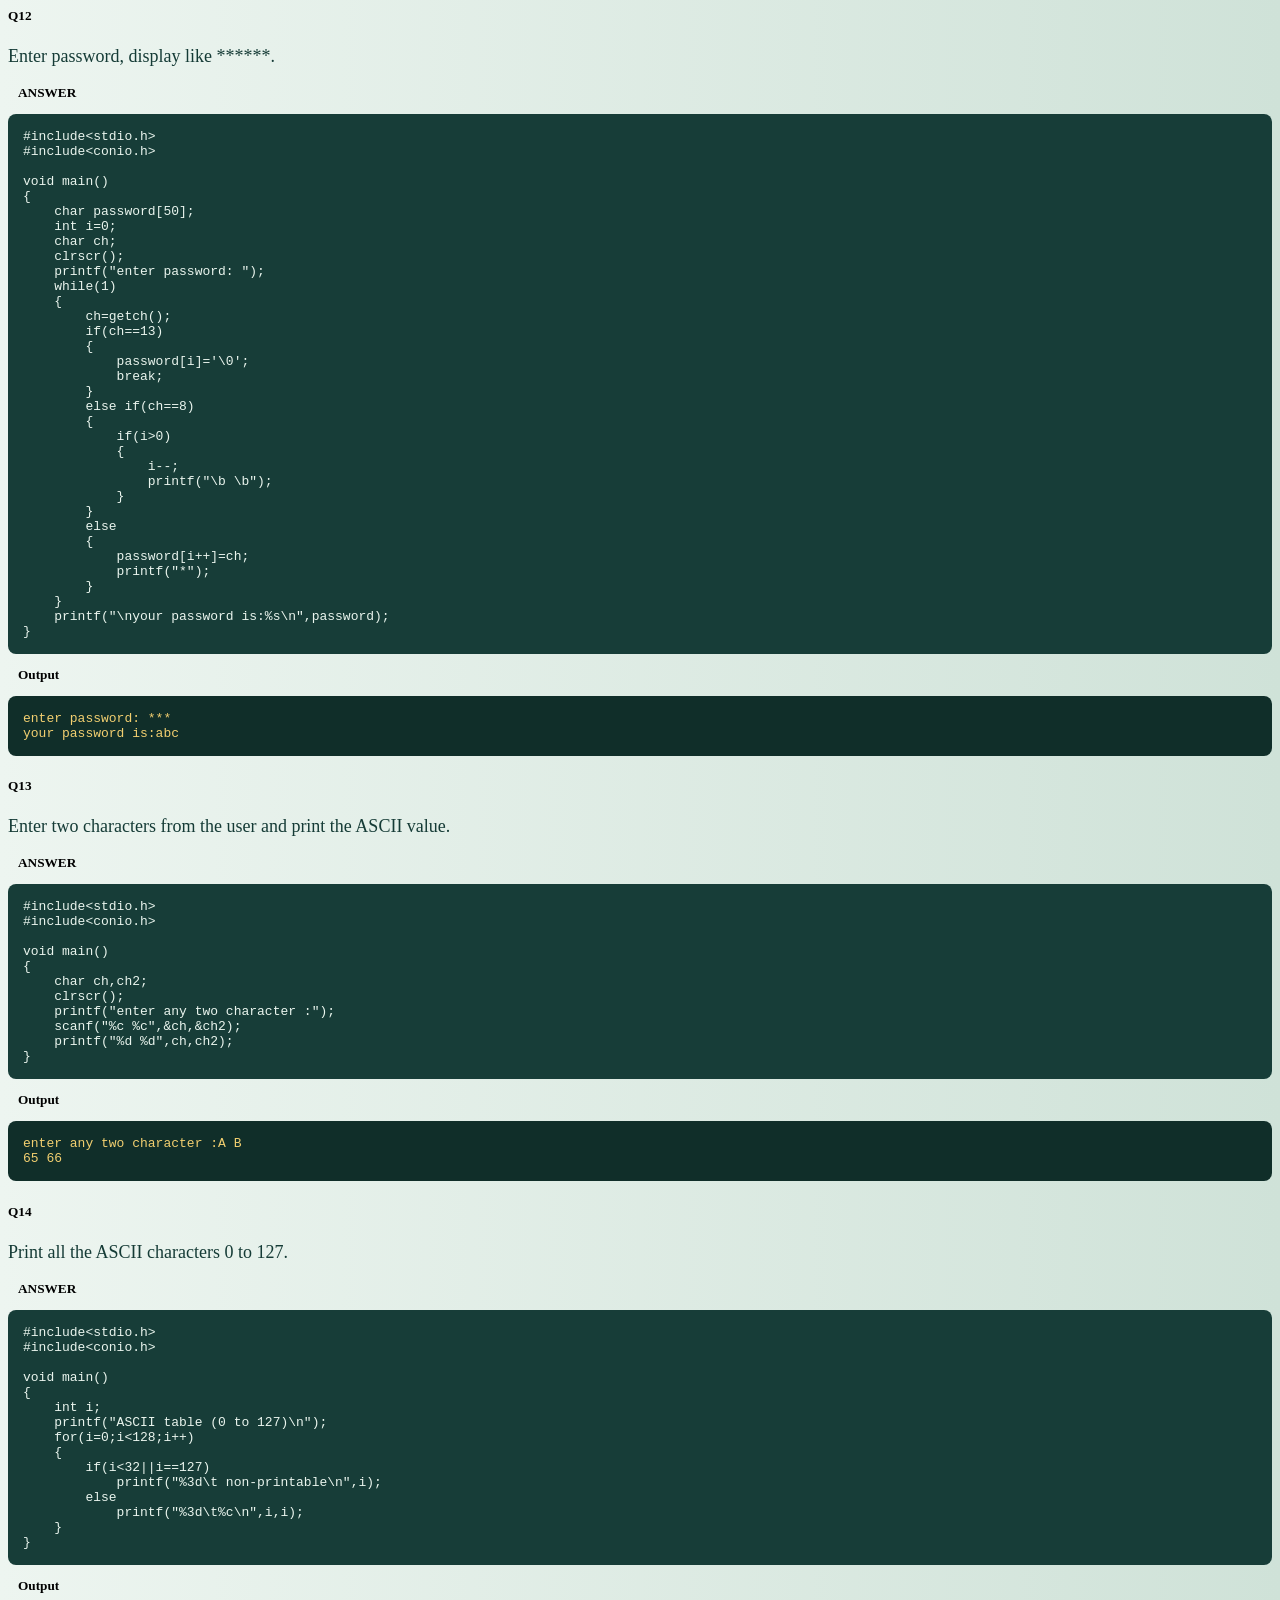
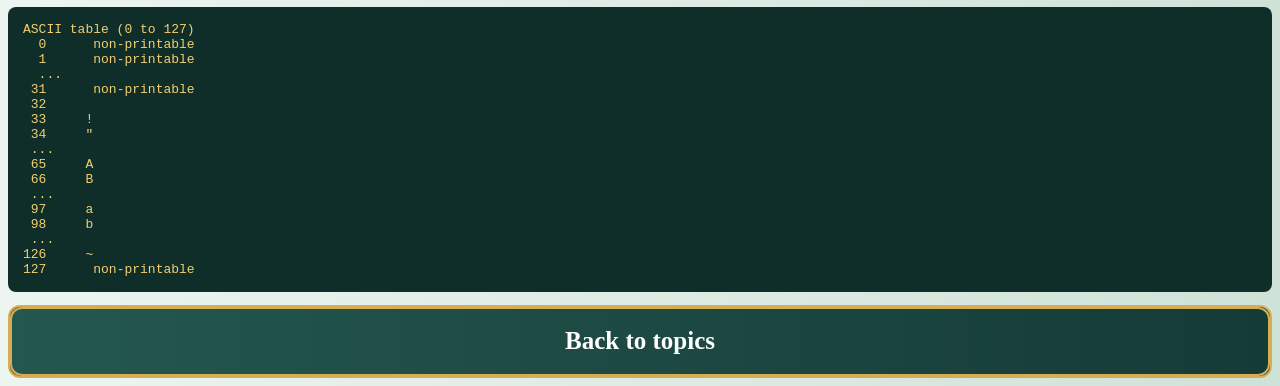
<file: in_out.html>
<!DOCTYPE html>
<html lang="en">
<head>
    <meta charset="UTF-8">
    <meta name="viewport" content="width=device-width, initial-scale=1.0">
    <title>BASIC INPUT OUTPUT </title>
    <link rel="stylesheet" href="topic.css">
</head>
<body>
    <header>
        <h1>BASIC INPUT OUTPUT</h1>
    </header>
    <main>
        <div class="container">
            <div class="question">
                <h5>Q1</h5>
                <p>Write a program to print the message: TODAY I MADE MY FIRST C PROGRAM.</p>
            </div>
            <div class="answer">
                <h5>ANSWER</h5>
                <pre><code>#include&lt;stdio.h&gt;
#include&lt;conio.h&gt;
int main()
{
    clrscr();
    printf("TODAY I MADE MY FIRST C PROGRAM");
    return(0);
}</code></pre>
            </div>
            <div class="output">
                <h5>Output</h5>
                <pre><code>TODAY I MADE MY FIRST C PROGRAM</code></pre>
            </div>
        </div>

        <div class="container">
            <div class="question">
                <h5>Q2</h5>
                <p>Write a program to read a character from the keyboard and display it on the screen.</p>
            </div>
            <div class="answer">
                <h5>ANSWER</h5>
                <pre><code>#include&lt;stdio.h&gt;
#include&lt;conio.h&gt;

void main()
{
    char ch;
    clrscr();
    printf("enter a character:");
    scanf("%c",&amp;ch);
    printf("print the character:%c",ch);
}</code></pre>
            </div>
            <div class="output">
                <h5>Output</h5>
                <pre><code>enter a character:A
print the character:A</code></pre>
            </div>
        </div>

        <div class="container">
            <div class="question">
                <h5>Q3</h5>
                <p>Write a program to read only 4 characters from the keyboard and display them on separate lines.</p>
            </div>
            <div class="answer">
                <h5>ANSWER</h5>
                <pre><code>#include&lt;stdio.h&gt;
#include&lt;conio.h&gt;

void main()
{
    char ch1,ch2,ch3,ch4;
    clrscr();
    printf("enter four character:");
    scanf("%c %c %c %c",&amp;ch1,&amp;ch2,&amp;ch3,&amp;ch4);
    printf("%c\n",ch1);
    printf("%c\n",ch2);
    printf("%c\n",ch3);
    printf("%c\n",ch4);
}</code></pre>
            </div>
            <div class="output">
                <h5>Output</h5>
                <pre><code>enter four character:a b c d
a
b
c
d</code></pre>
            </div>
        </div>

        <div class="container">
            <div class="question">
                <h5>Q4</h5>
                <p>Write a program to print your name at the center of the first line.</p>
            </div>
            <div class="answer">
                <h5>ANSWER</h5>
                <pre><code>#include&lt;stdio.h&gt;
#include&lt;conio.h&gt;

void main()
{
    clrscr();
    printf("\t\t\t\t");
    printf("UDHAM");
}</code></pre>
            </div>
            <div class="output">
                <h5>Output</h5>
                <pre><code>                                UDHAM</code></pre>
            </div>
        </div>

        <div class="container">
            <div class="question">
                <h5>Q5</h5>
                <p>Write a program to store a single quote and print that variable to show single quote on the output screen.</p>
            </div>
            <div class="answer">
                <h5>ANSWER</h5>
                <pre><code>#include&lt;stdio.h&gt;
#include&lt;conio.h&gt;

void main()
{
    char ch='\'';
    printf("the character is: %c",ch);
}</code></pre>
            </div>
            <div class="output">
                <h5>Output</h5>
                <pre><code>the character is: '</code></pre>
            </div>
        </div>

        <div class="container">
            <div class="question">
                <h5>Q6</h5>
                <p>Write a program for printing your name on output screen but your name should blink five times.</p>
            </div>
            <div class="answer">
                <h5>ANSWER</h5>
                <pre><code>#include&lt;stdio.h&gt;
#include&lt;conio.h&gt;
#include&lt;dos.h&gt;

void main()
{
    int i;
    clrscr();
    for(i=0;i&lt;5;i++)
    {
        printf("UDHAM");
        delay(500);
        clrscr();
        delay(500);
    }
}</code></pre>
            </div>
            <div class="output">
                <h5>Output</h5>
                <pre><code>UDHAM   (appears and disappears 5 times)</code></pre>
            </div>
        </div>

        <div class="container">
            <div class="question">
                <h5>Q7</h5>
                <p>Write a program to print your name at the center of the first line.</p>
            </div>
            <div class="answer">
                <h5>ANSWER</h5>
                <pre><code>#include&lt;stdio.h&gt;
#include&lt;conio.h&gt;

void main()
{
    clrscr();
    printf("\t\t\t\t");
    printf("UDHAM");
}</code></pre>
            </div>
            <div class="output">
                <h5>Output</h5>
                <pre><code>                                UDHAM</code></pre>
            </div>
        </div>

        <div class="container">
            <div class="question">
                <h5>Q8</h5>
                <p>Write a program to display this output.</p>
            </div>
            <div class="answer">
                <h5>ANSWER</h5>
                <pre><code>#include&lt;stdio.h&gt;
#include&lt;conio.h&gt;
#include&lt;dos.h&gt;

void main()
{
    clrscr();
    printf("hello,welcome to c");
    delay(5000);
}</code></pre>
            </div>
            <div class="output">
                <h5>Output</h5>
                <pre><code>hello,welcome to c</code></pre>
            </div>
        </div>

        <div class="container">
            <div class="question">
                <h5>Q9</h5>
                <p>Write a program to print your name at the centre of the page.</p>
            </div>
            <div class="answer">
                <h5>ANSWER</h5>
                <pre><code>#include&lt;stdio.h&gt;
#include&lt;conio.h&gt;

void main()
{
    int i;
    clrscr();
    for(i=0;i&lt;5;i++)
    {
        printf("\n");
        printf("                             ");
        printf("UDHAM");
    }
}</code></pre>
            </div>
            <div class="output">
                <h5>Output</h5>
                <pre><code>                            
                             UDHAM
                             UDHAM
                             UDHAM
                             UDHAM
                             UDHAM</code></pre>
            </div>
        </div>

        <div class="container">
            <div class="question">
                <h5>Q10</h5>
                <p>Write a program to store a single quote and print that variable to show single quote on the output screen.</p>
            </div>
            <div class="answer">
                <h5>ANSWER</h5>
                <pre><code>#include&lt;stdio.h&gt;
#include&lt;conio.h&gt;

void main()
{
    char ch='\'';
    printf("the character is:%c",ch);
}</code></pre>
            </div>
            <div class="output">
                <h5>Output</h5>
                <pre><code>the character is:'</code></pre>
            </div>
        </div>

        <div class="container">
            <div class="question">
                <h5>Q11</h5>
                <p>Write a program for printing your name on output screen but your name should blink five times.</p>
            </div>
            <div class="answer">
                <h5>ANSWER</h5>
                <pre><code>#include&lt;stdio.h&gt;
#include&lt;conio.h&gt;
#include&lt;dos.h&gt;

void main()
{
    int i;
    clrscr();
    for(i=0;i&lt;5;i++)
    {
        printf("UDHAM");
        delay(500);
        clrscr();
        delay(500);
    }
}</code></pre>
            </div>
            <div class="output">
                <h5>Output</h5>
                <pre><code>UDHAM   (appears and disappears 5 times)</code></pre>
            </div>
        </div>

        <div class="container">
            <div class="question">
                <h5>Q12</h5>
                <p>Enter password, display like ******.</p>
            </div>
            <div class="answer">
                <h5>ANSWER</h5>
                <pre><code>#include&lt;stdio.h&gt;
#include&lt;conio.h&gt;

void main()
{
    char password[50];
    int i=0;
    char ch;
    clrscr();
    printf("enter password: ");
    while(1)
    {
        ch=getch();
        if(ch==13)
        {
            password[i]='\0';
            break;
        }
        else if(ch==8)
        {
            if(i>0)
            {
                i--;
                printf("\b \b");
            }
        }
        else
        {
            password[i++]=ch;
            printf("*");
        }
    }
    printf("\nyour password is:%s\n",password);
}</code></pre>
            </div>
            <div class="output">
                <h5>Output</h5>
                <pre><code>enter password: ***
your password is:abc</code></pre>
            </div>
        </div>

        <div class="container">
            <div class="question">
                <h5>Q13</h5>
                <p>Enter two characters from the user and print the ASCII value.</p>
            </div>
            <div class="answer">
                <h5>ANSWER</h5>
                <pre><code>#include&lt;stdio.h&gt;
#include&lt;conio.h&gt;

void main()
{
    char ch,ch2;
    clrscr();
    printf("enter any two character :");
    scanf("%c %c",&amp;ch,&amp;ch2);
    printf("%d %d",ch,ch2);
}</code></pre>
            </div>
            <div class="output">
                <h5>Output</h5>
                <pre><code>enter any two character :A B
65 66</code></pre>
            </div>
        </div>

        <div class="container">
            <div class="question">
                <h5>Q14</h5>
                <p>Print all the ASCII characters 0 to 127.</p>
            </div>
            <div class="answer">
                <h5>ANSWER</h5>
                <pre><code>#include&lt;stdio.h&gt;
#include&lt;conio.h&gt;

void main()
{
    int i;
    printf("ASCII table (0 to 127)\n");
    for(i=0;i&lt;128;i++)
    {
        if(i&lt;32||i==127)
            printf("%3d\t non-printable\n",i);
        else
            printf("%3d\t%c\n",i,i);
    }
}</code></pre>
            </div>
            <div class="output">
                <h5>Output</h5>
                <pre><code>ASCII table (0 to 127)
  0	 non-printable
  1	 non-printable
  ...
 31	 non-printable
 32	 
 33	!
 34	"
 ...
 65	A
 66	B
 ...
 97	a
 98	b
 ...
126	~
127	 non-printable</code></pre>
            </div>
        </div>
    </main>

     <footer> 
            <footer><h3><a href="index.html">Back to topics</a></h3></footer>
     </footer>
</body>
</html>
</file>
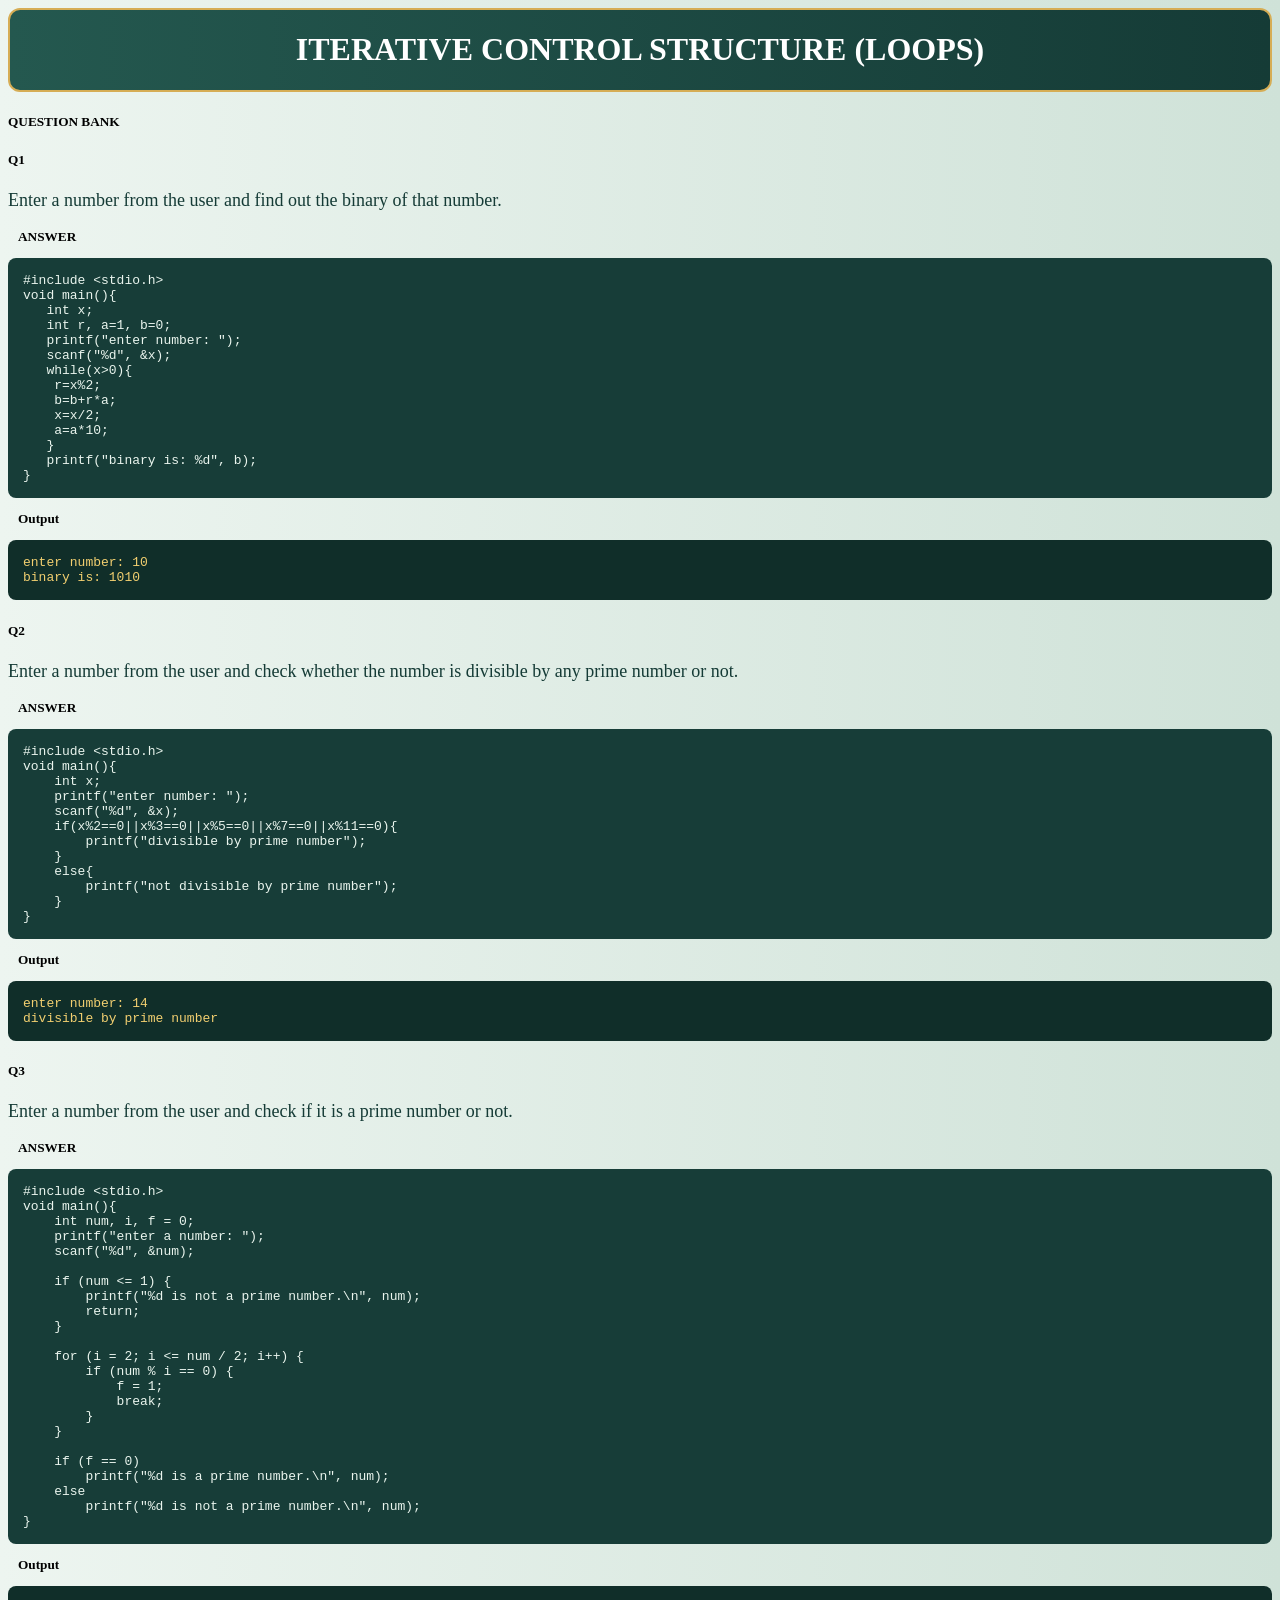
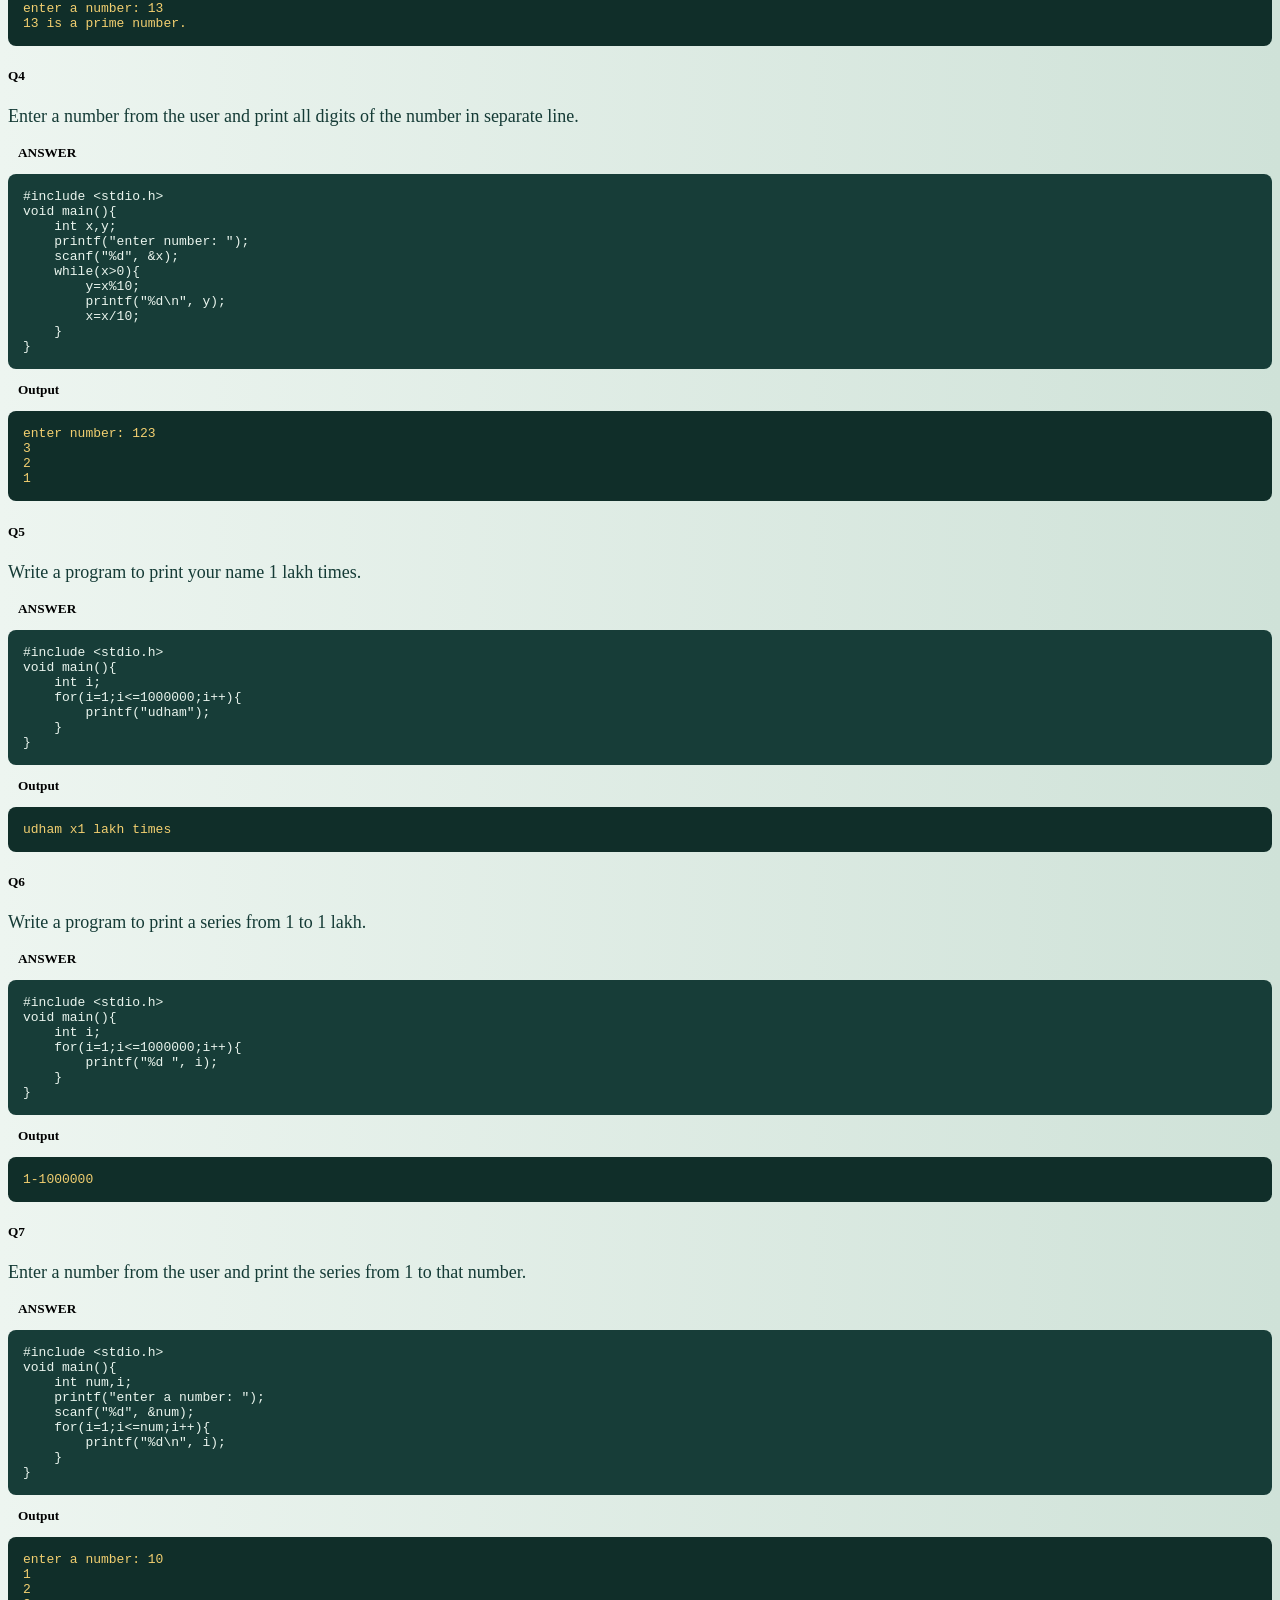
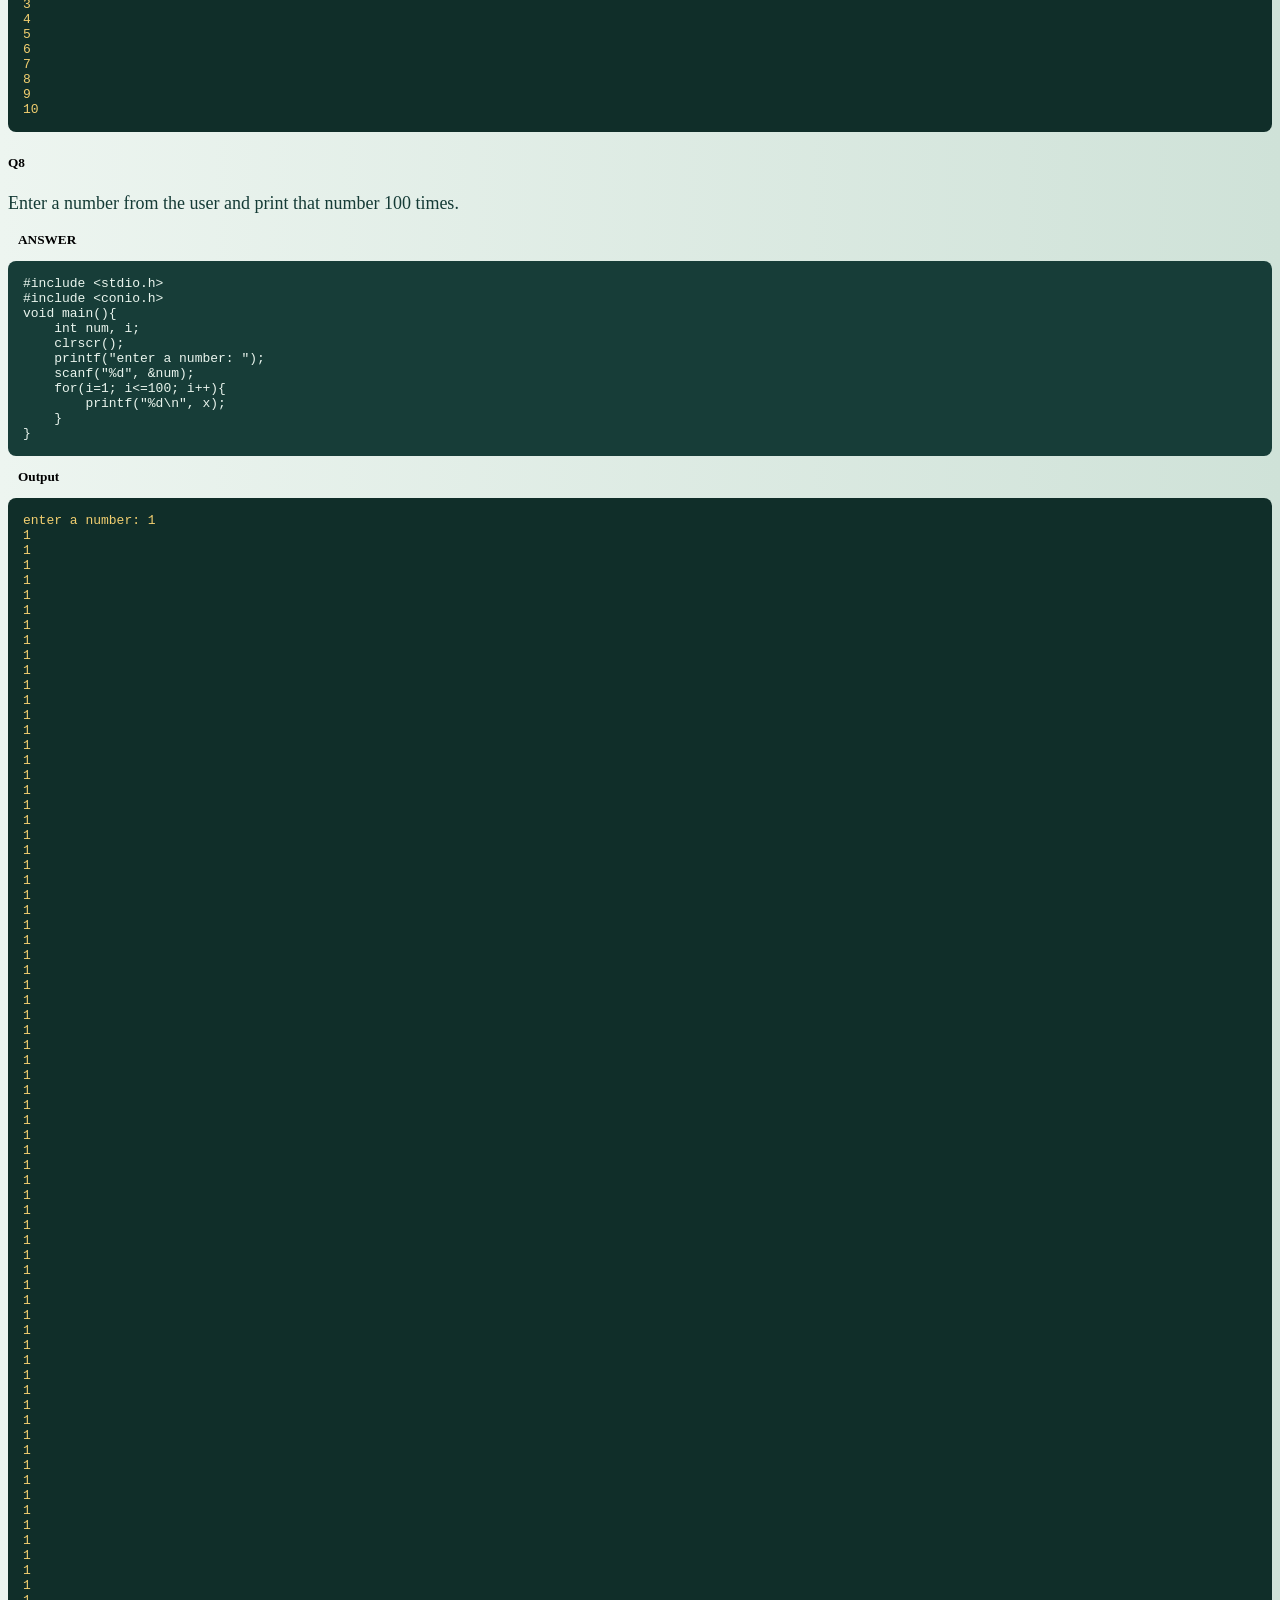
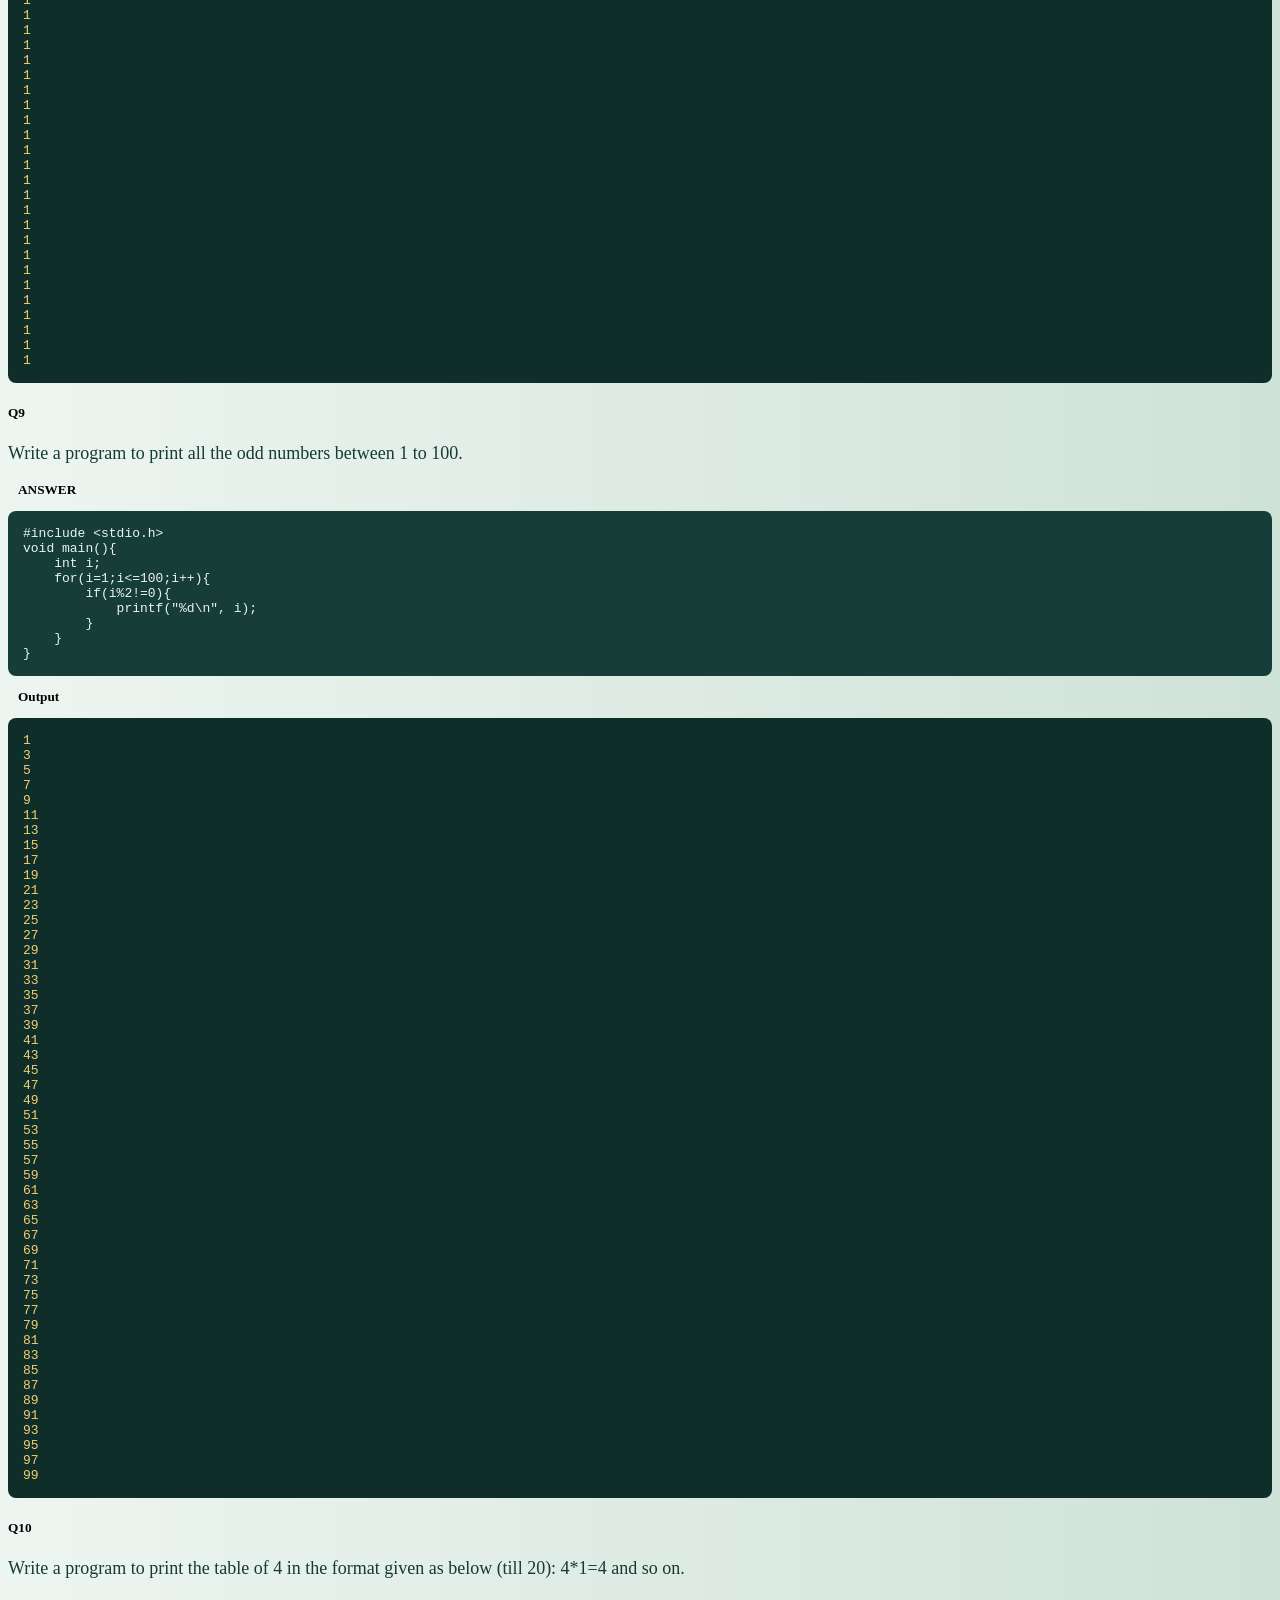
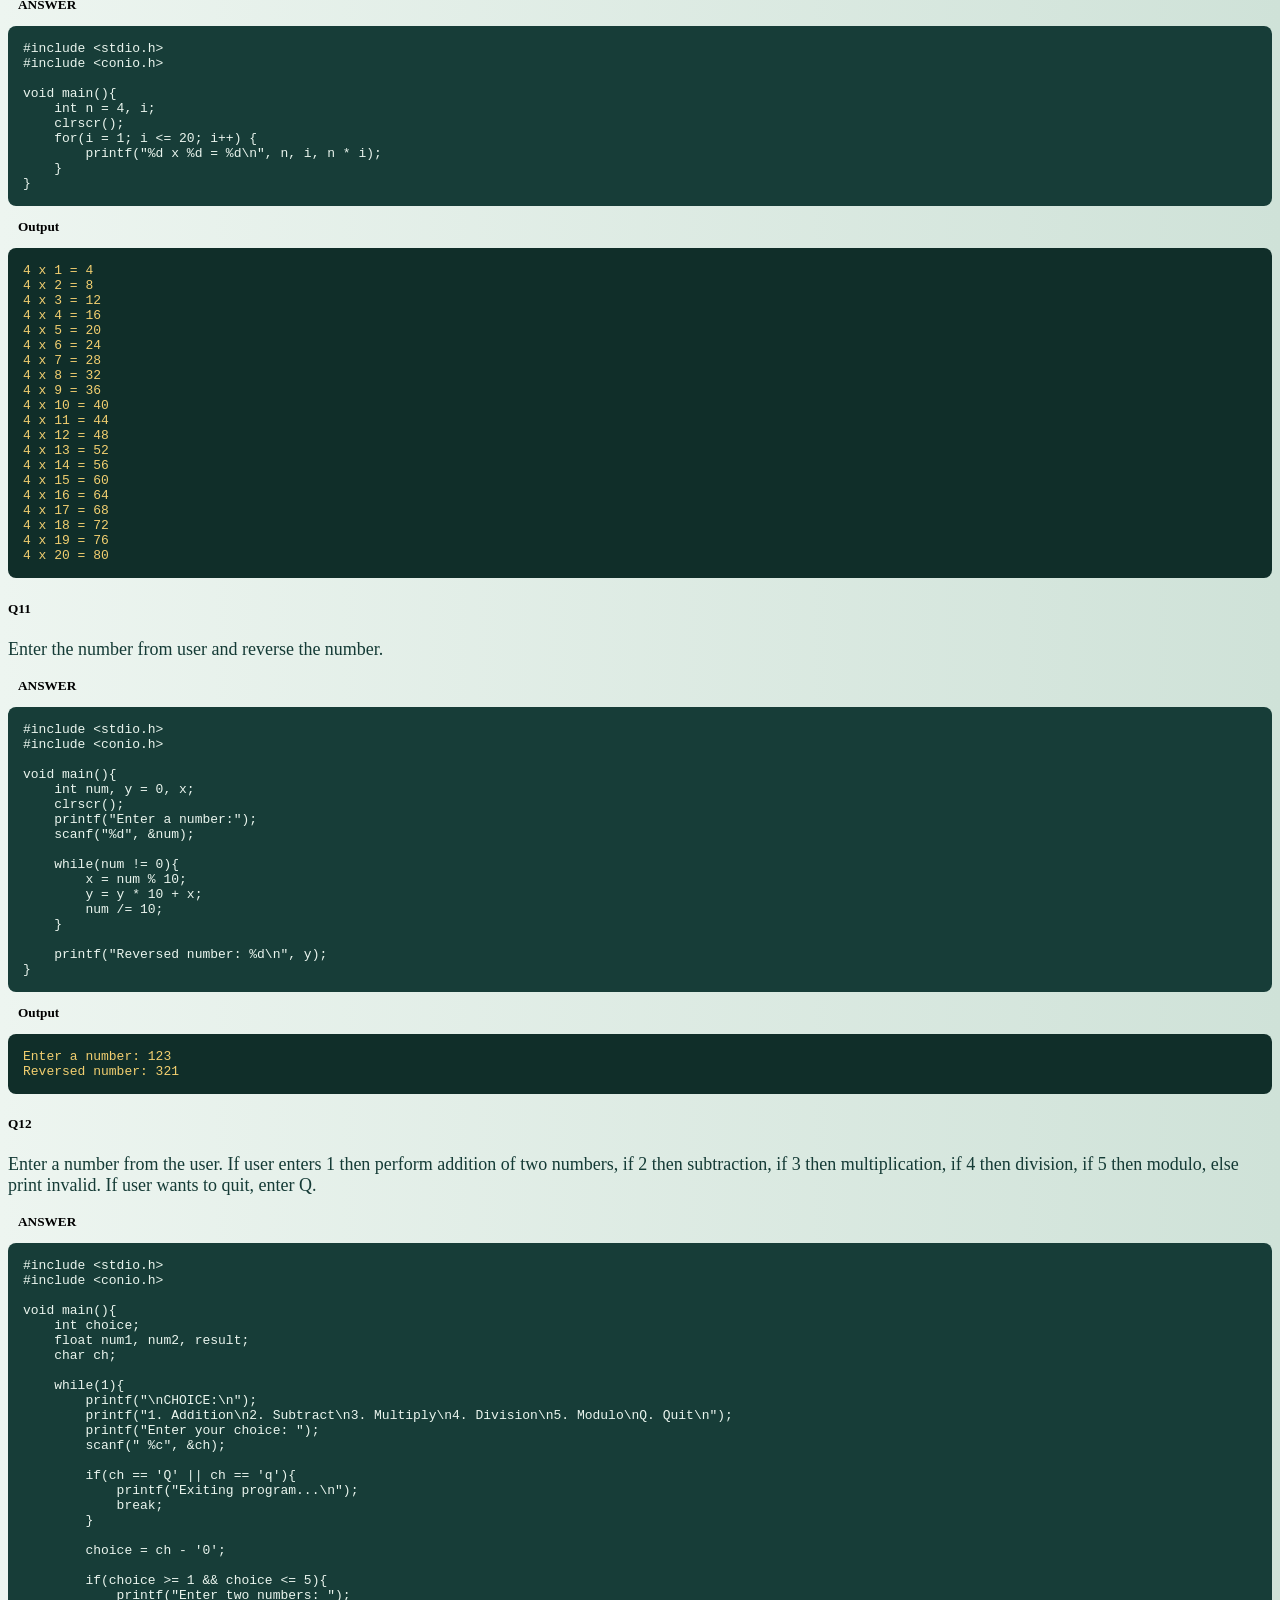
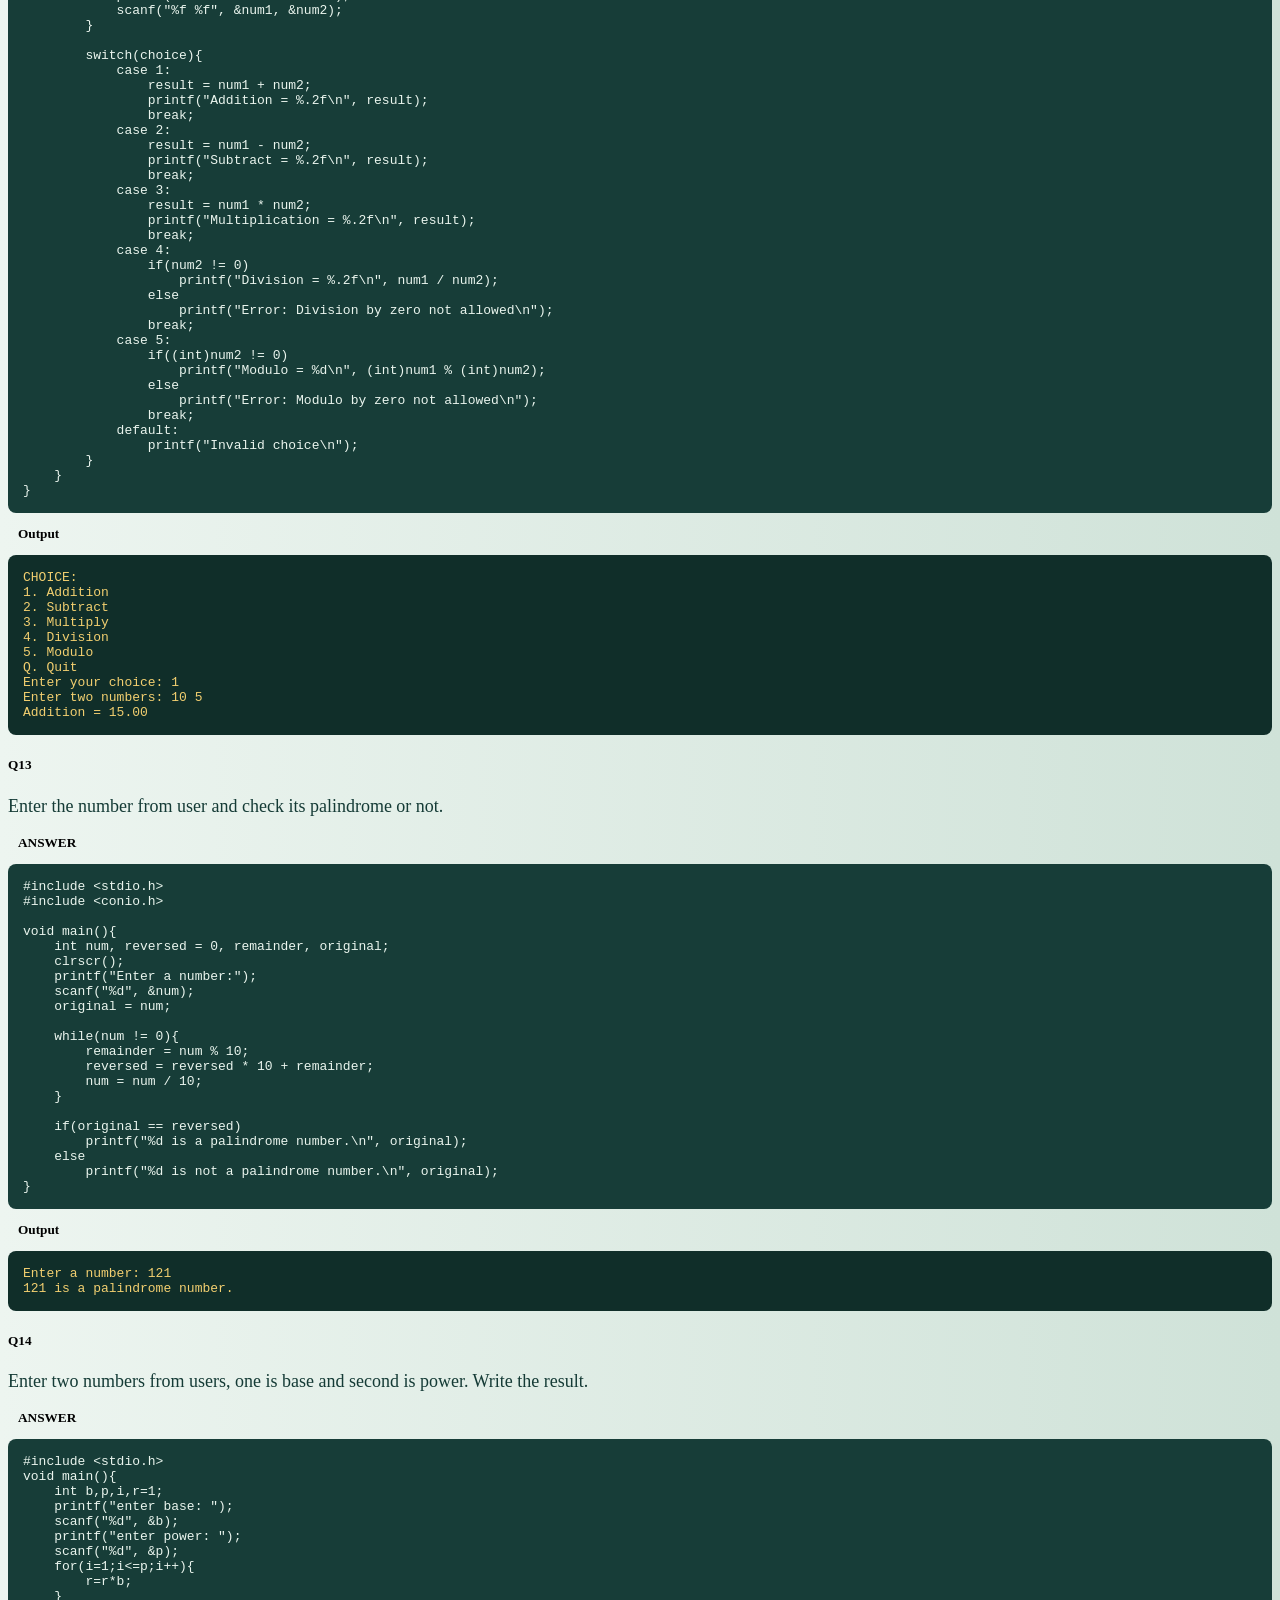
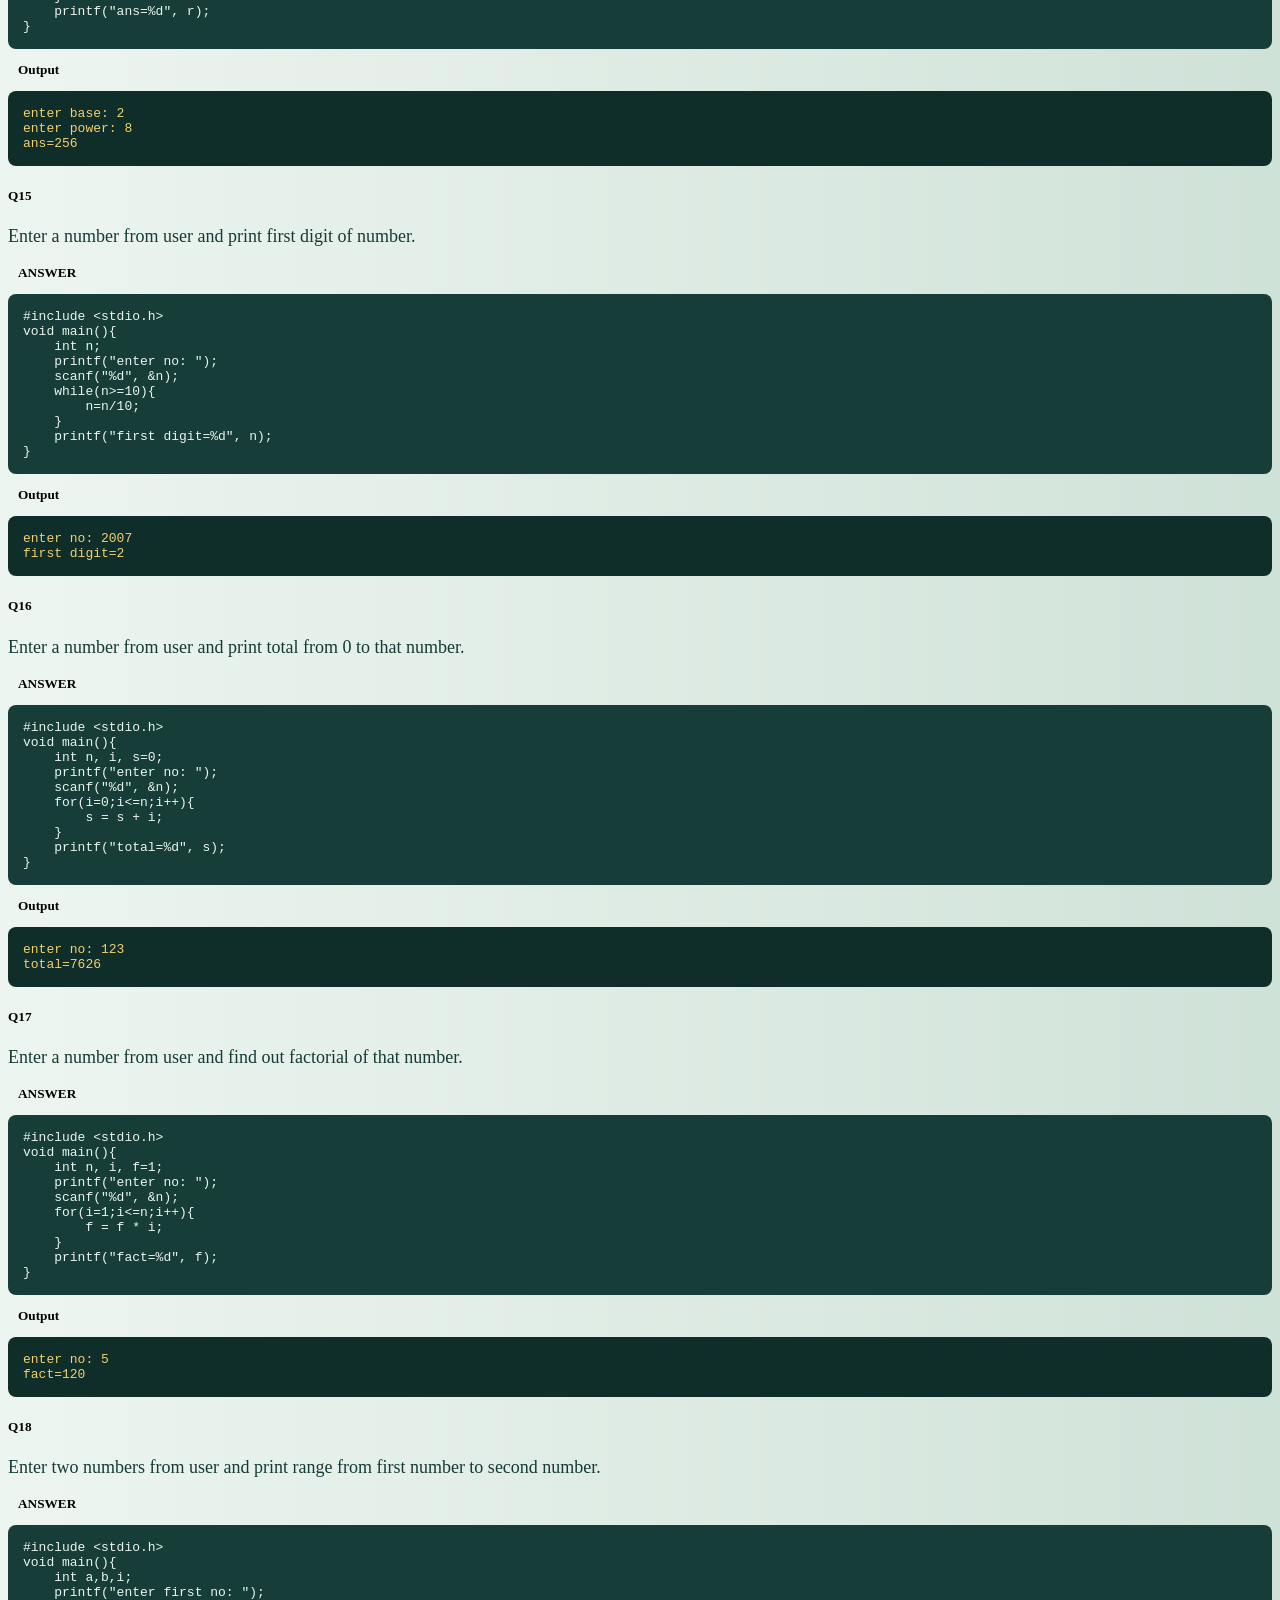
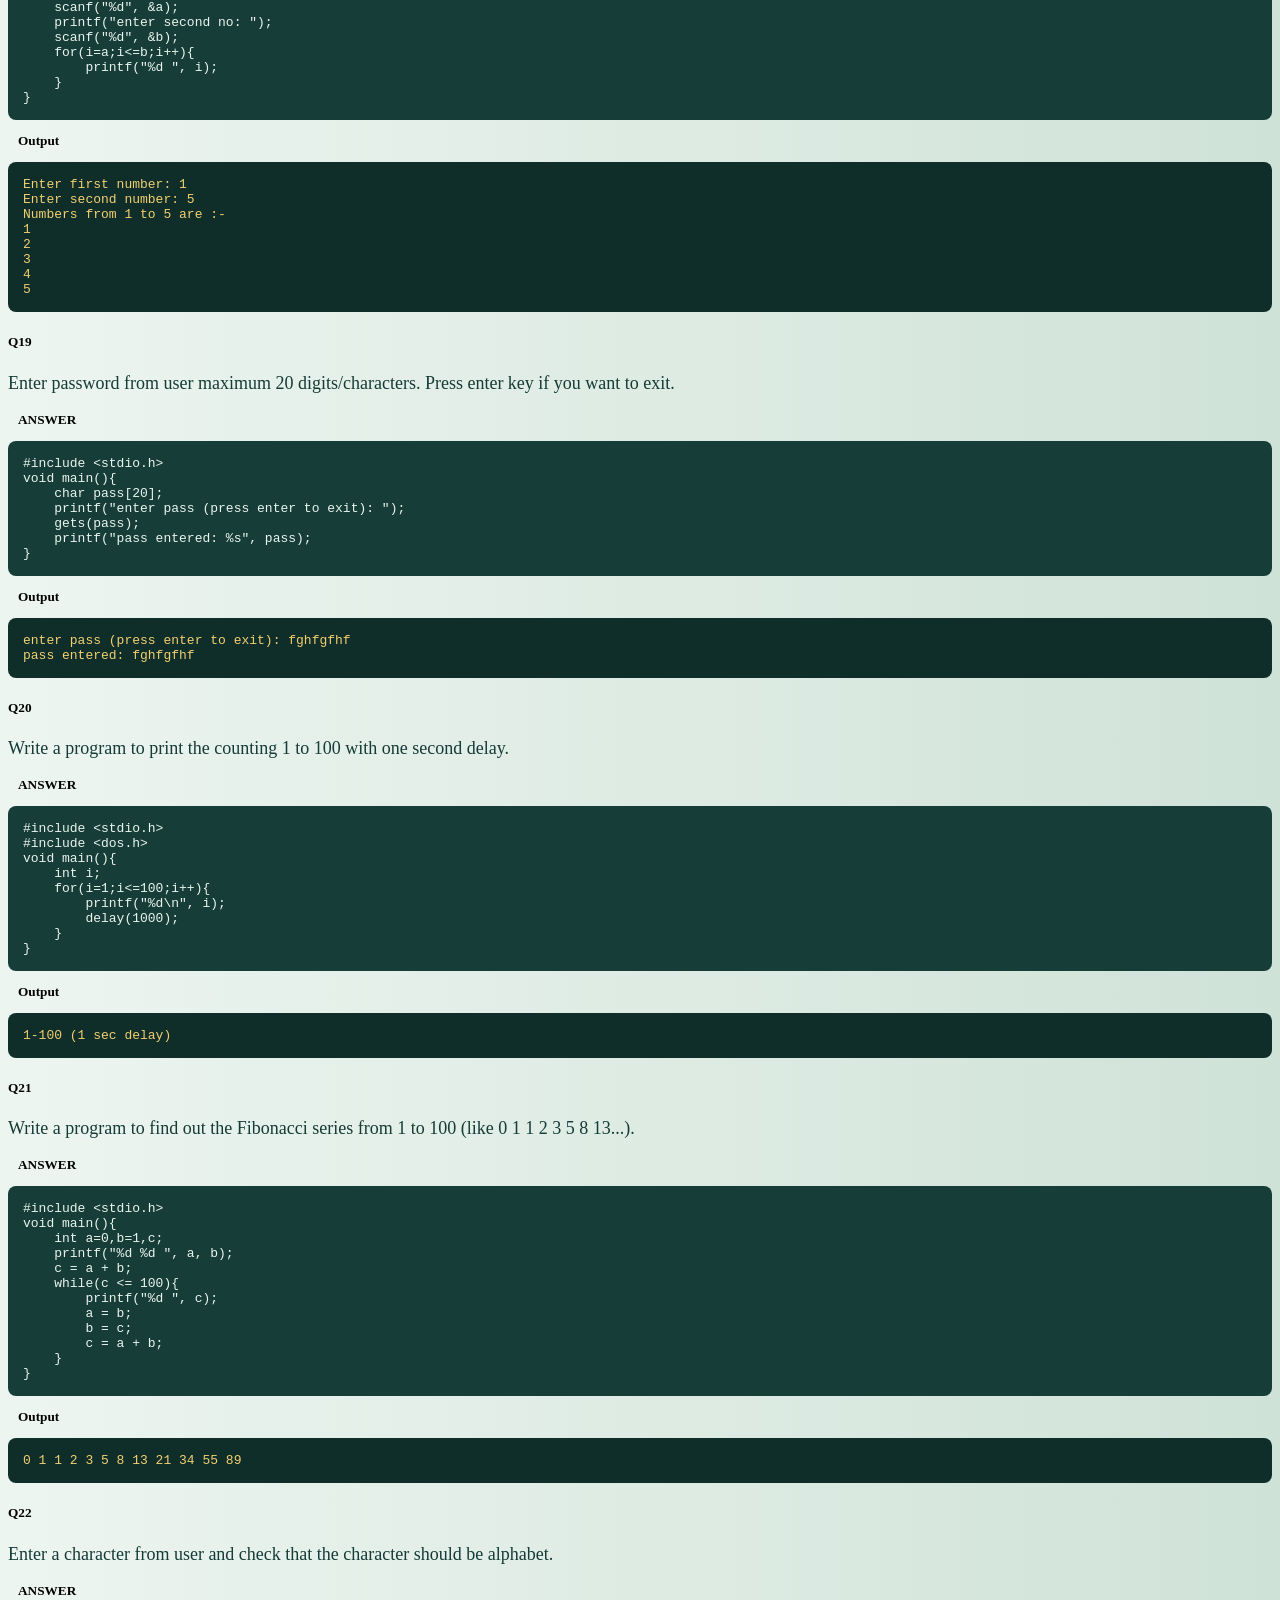
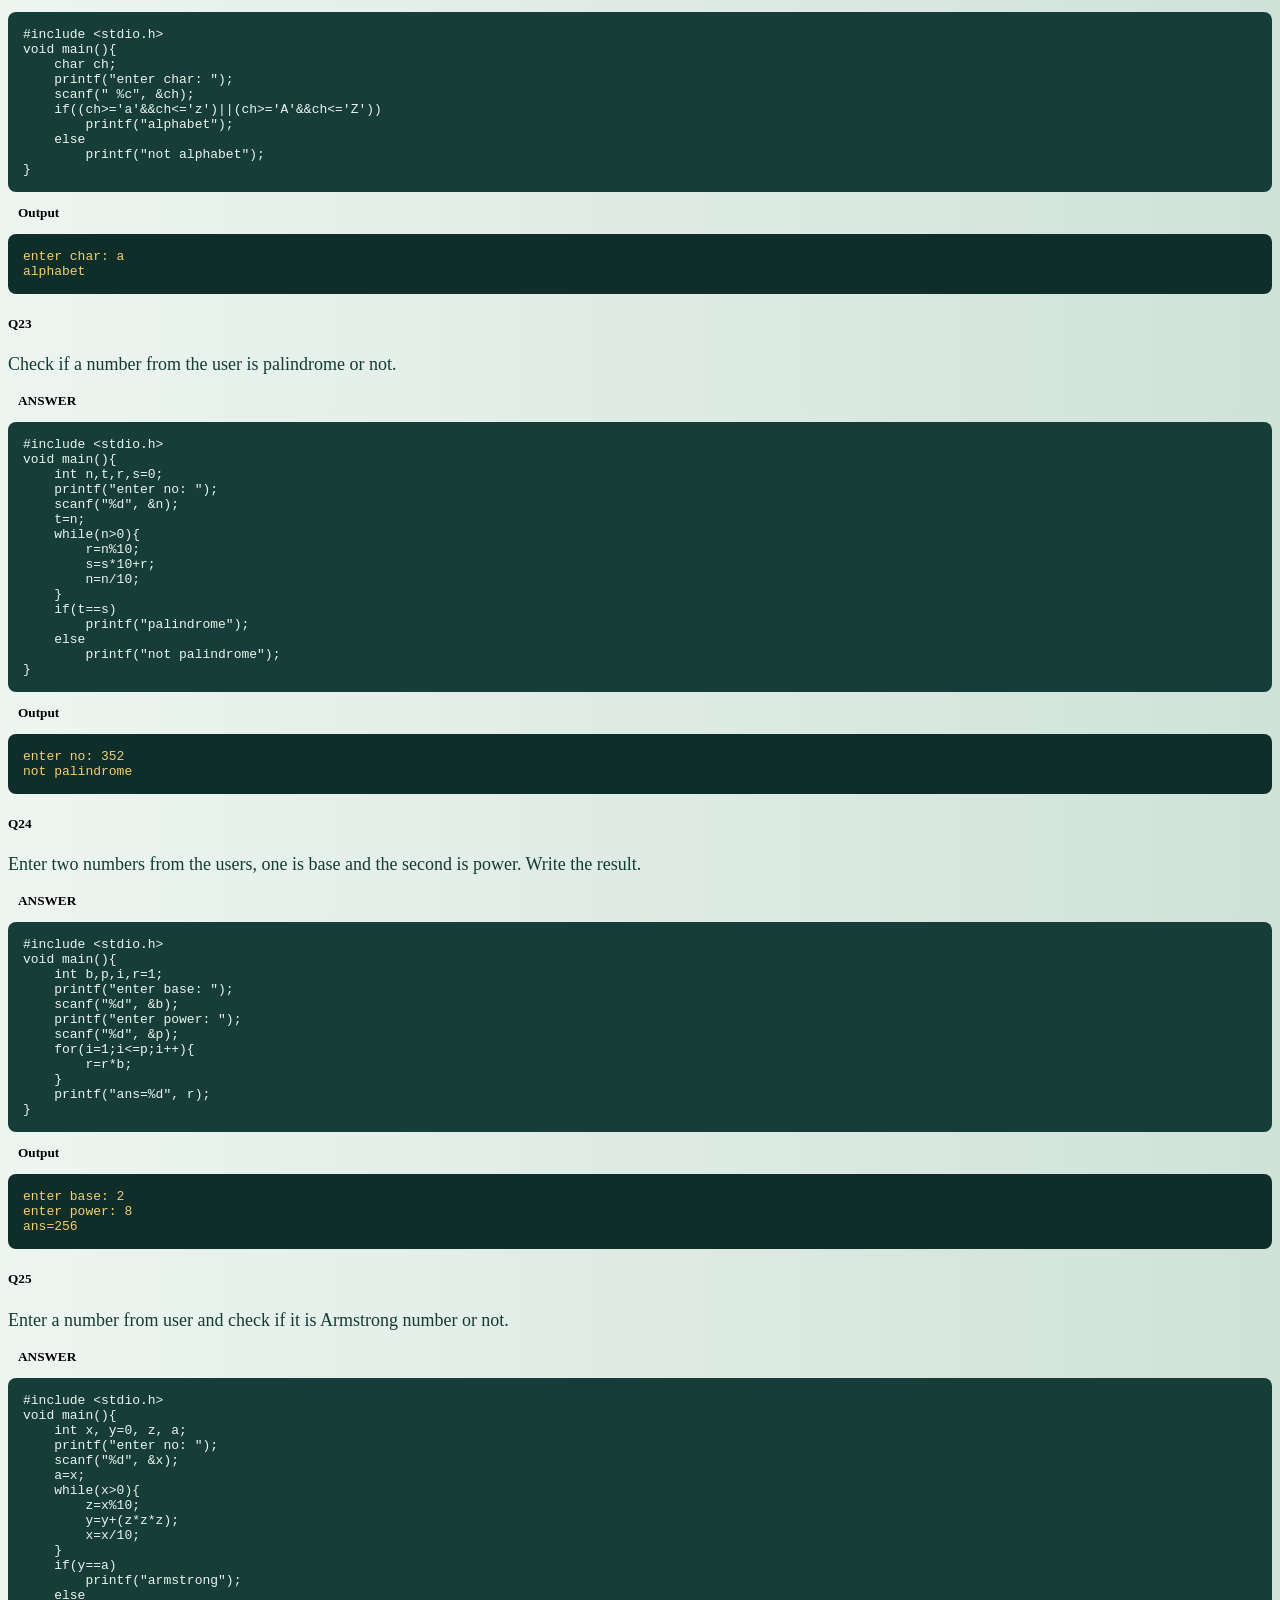
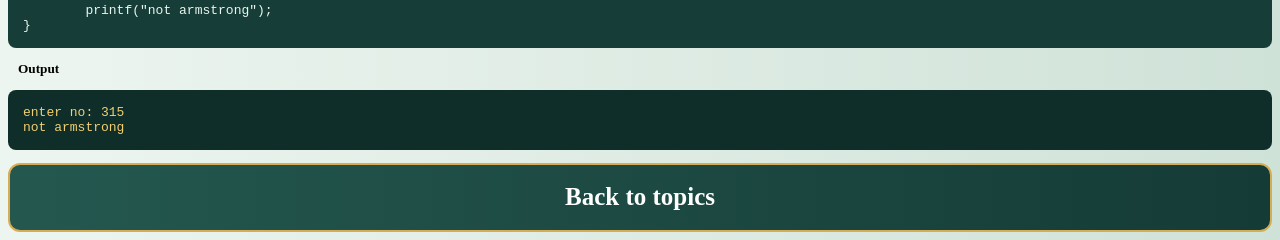
<file: loops.html>
<!DOCTYPE html>
<html lang="en">
<head>
    <meta charset="UTF-8">
    <meta name="viewport" content="width=device-width, initial-scale=1.0">
    <title>Iterative Control Structure (Loops) | C Practice Questions</title>
    <link rel="stylesheet" href="topic.css">
</head>
<body>
    <header>
        <h1>ITERATIVE CONTROL STRUCTURE (LOOPS)</h1>
    </header>

    <main>
        <div class="container">
            <div class="question">
                <h5>QUESTION BANK</h5>
            </div>
        </div>

        <div class="container">
            <div class="question">
                <h5>Q1</h5>
                <p>Enter a number from the user and find out the binary of that number.</p>
            </div>
            <div class="answer">
                <h5>ANSWER</h5>
                <pre><code>#include &lt;stdio.h&gt;
void main(){
   int x;
   int r, a=1, b=0;
   printf("enter number: ");
   scanf("%d", &amp;x);
   while(x&gt;0){
    r=x%2;
    b=b+r*a;
    x=x/2;
    a=a*10;
   }
   printf("binary is: %d", b);
}</code></pre>
            </div>
            <div class="output">
                <h5>Output</h5>
                <pre><code>enter number: 10
binary is: 1010</code></pre>
            </div>
        </div>

        <div class="container">
            <div class="question">
                <h5>Q2</h5>
                <p>Enter a number from the user and check whether the number is divisible by any prime number or not.</p>
            </div>
            <div class="answer">
                <h5>ANSWER</h5>
                <pre><code>#include &lt;stdio.h&gt;
void main(){
    int x;
    printf("enter number: ");
    scanf("%d", &amp;x);
    if(x%2==0||x%3==0||x%5==0||x%7==0||x%11==0){
        printf("divisible by prime number");
    }
    else{
        printf("not divisible by prime number");
    }
}</code></pre>
            </div>
            <div class="output">
                <h5>Output</h5>
                <pre><code>enter number: 14
divisible by prime number</code></pre>
            </div>
        </div>

        <div class="container">
            <div class="question">
                <h5>Q3</h5>
                <p>Enter a number from the user and check if it is a prime number or not.</p>
            </div>
            <div class="answer">
                <h5>ANSWER</h5>
                <pre><code>#include &lt;stdio.h&gt;
void main(){
    int num, i, f = 0;
    printf("enter a number: ");
    scanf("%d", &amp;num);

    if (num &lt;= 1) {
        printf("%d is not a prime number.\n", num);
        return;
    }

    for (i = 2; i &lt;= num / 2; i++) {
        if (num % i == 0) {
            f = 1;
            break;
        }
    }

    if (f == 0)
        printf("%d is a prime number.\n", num);
    else
        printf("%d is not a prime number.\n", num);
}</code></pre>
            </div>
            <div class="output">
                <h5>Output</h5>
                <pre><code>enter a number: 13
13 is a prime number.</code></pre>
            </div>
        </div>

        <div class="container">
            <div class="question">
                <h5>Q4</h5>
                <p>Enter a number from the user and print all digits of the number in separate line.</p>
            </div>
            <div class="answer">
                <h5>ANSWER</h5>
                <pre><code>#include &lt;stdio.h&gt;
void main(){
    int x,y;
    printf("enter number: ");
    scanf("%d", &amp;x);
    while(x&gt;0){
        y=x%10;
        printf("%d\n", y);
        x=x/10;
    }
}</code></pre>
            </div>
            <div class="output">
                <h5>Output</h5>
                <pre><code>enter number: 123
3
2
1</code></pre>
            </div>
        </div>

        <div class="container">
            <div class="question">
                <h5>Q5</h5>
                <p>Write a program to print your name 1 lakh times.</p>
            </div>
            <div class="answer">
                <h5>ANSWER</h5>
                <pre><code>#include &lt;stdio.h&gt;
void main(){
    int i;
    for(i=1;i&lt;=1000000;i++){
        printf("udham");
    }
}</code></pre>
            </div>
            <div class="output">
                <h5>Output</h5>
                <pre><code>udham x1 lakh times</code></pre>
            </div>
        </div>

        <div class="container">
            <div class="question">
                <h5>Q6</h5>
                <p>Write a program to print a series from 1 to 1 lakh.</p>
            </div>
            <div class="answer">
                <h5>ANSWER</h5>
                <pre><code>#include &lt;stdio.h&gt;
void main(){
    int i;
    for(i=1;i&lt;=1000000;i++){
        printf("%d ", i);
    }
}</code></pre>
            </div>
            <div class="output">
                <h5>Output</h5>
                <pre><code>1-1000000</code></pre>
            </div>
        </div>

        <div class="container">
            <div class="question">
                <h5>Q7</h5>
                <p>Enter a number from the user and print the series from 1 to that number.</p>
            </div>
            <div class="answer">
                <h5>ANSWER</h5>
                <pre><code>#include &lt;stdio.h&gt;
void main(){
    int num,i;
    printf("enter a number: ");
    scanf("%d", &amp;num);
    for(i=1;i&lt;=num;i++){
        printf("%d\n", i);
    }
}</code></pre>
            </div>
            <div class="output">
                <h5>Output</h5>
                <pre><code>enter a number: 10
1
2
3
4
5
6
7
8
9
10</code></pre>
            </div>
        </div>

        <div class="container">
            <div class="question">
                <h5>Q8</h5>
                <p>Enter a number from the user and print that number 100 times.</p>
            </div>
            <div class="answer">
                <h5>ANSWER</h5>
                <pre><code>#include &lt;stdio.h&gt;
#include &lt;conio.h&gt;
void main(){
    int num, i;
    clrscr();
    printf("enter a number: ");
    scanf("%d", &amp;num);
    for(i=1; i&lt;=100; i++){
        printf("%d\n", x);
    }
}</code></pre>
            </div>
            <div class="output">
                <h5>Output</h5>
                <pre><code>enter a number: 1
1
1
1
1
1
1
1
1
1
1
1
1
1
1
1
1
1
1
1
1
1
1
1
1
1
1
1
1
1
1
1
1
1
1
1
1
1
1
1
1
1
1
1
1
1
1
1
1
1
1
1
1
1
1
1
1
1
1
1
1
1
1
1
1
1
1
1
1
1
1
1
1
1
1
1
1
1
1
1
1
1
1
1
1
1
1
1
1
1
1
1
1
1
1
1
1</code></pre>
            </div>
        </div>

        <div class="container">
            <div class="question">
                <h5>Q9</h5>
                <p>Write a program to print all the odd numbers between 1 to 100.</p>
            </div>
            <div class="answer">
                <h5>ANSWER</h5>
                <pre><code>#include &lt;stdio.h&gt;
void main(){
    int i;
    for(i=1;i&lt;=100;i++){
        if(i%2!=0){
            printf("%d\n", i);
        }
    }
}</code></pre>
            </div>
            <div class="output">
                <h5>Output</h5>
                <pre><code>1
3
5
7
9
11
13
15
17
19
21
23
25
27
29
31
33
35
37
39
41
43
45
47
49
51
53
55
57
59
61
63
65
67
69
71
73
75
77
79
81
83
85
87
89
91
93
95
97
99</code></pre>
            </div>
        </div>

        <div class="container">
            <div class="question">
                <h5>Q10</h5>
                <p>Write a program to print the table of 4 in the format given as below (till 20): 4*1=4 and so on.</p>
            </div>
            <div class="answer">
                <h5>ANSWER</h5>
                <pre><code>#include &lt;stdio.h&gt;
#include &lt;conio.h&gt;

void main(){
    int n = 4, i;
    clrscr();
    for(i = 1; i &lt;= 20; i++) {
        printf("%d x %d = %d\n", n, i, n * i);
    }
}</code></pre>
            </div>
            <div class="output">
                <h5>Output</h5>
                <pre><code>4 x 1 = 4
4 x 2 = 8
4 x 3 = 12
4 x 4 = 16
4 x 5 = 20
4 x 6 = 24
4 x 7 = 28
4 x 8 = 32
4 x 9 = 36
4 x 10 = 40
4 x 11 = 44
4 x 12 = 48
4 x 13 = 52
4 x 14 = 56
4 x 15 = 60
4 x 16 = 64
4 x 17 = 68
4 x 18 = 72
4 x 19 = 76
4 x 20 = 80</code></pre>
            </div>
        </div>

        <div class="container">
            <div class="question">
                <h5>Q11</h5>
                <p>Enter the number from user and reverse the number.</p>
            </div>
            <div class="answer">
                <h5>ANSWER</h5>
                <pre><code>#include &lt;stdio.h&gt;
#include &lt;conio.h&gt;

void main(){
    int num, y = 0, x;
    clrscr();
    printf("Enter a number:");
    scanf("%d", &amp;num);

    while(num != 0){
        x = num % 10;
        y = y * 10 + x;
        num /= 10;
    }

    printf("Reversed number: %d\n", y);
}</code></pre>
            </div>
            <div class="output">
                <h5>Output</h5>
                <pre><code>Enter a number: 123
Reversed number: 321</code></pre>
            </div>
        </div>

        <div class="container">
            <div class="question">
                <h5>Q12</h5>
                <p>Enter a number from the user. If user enters 1 then perform addition of two numbers, if 2 then subtraction, if 3 then multiplication, if 4 then division, if 5 then modulo, else print invalid. If user wants to quit, enter Q.</p>
            </div>
            <div class="answer">
                <h5>ANSWER</h5>
                <pre><code>#include &lt;stdio.h&gt;
#include &lt;conio.h&gt;

void main(){
    int choice;
    float num1, num2, result;
    char ch;

    while(1){
        printf("\nCHOICE:\n");
        printf("1. Addition\n2. Subtract\n3. Multiply\n4. Division\n5. Modulo\nQ. Quit\n");
        printf("Enter your choice: ");
        scanf(" %c", &amp;ch);

        if(ch == 'Q' || ch == 'q'){
            printf("Exiting program...\n");
            break;
        }

        choice = ch - '0';

        if(choice &gt;= 1 &amp;&amp; choice &lt;= 5){
            printf("Enter two numbers: ");
            scanf("%f %f", &amp;num1, &amp;num2);
        }

        switch(choice){
            case 1:
                result = num1 + num2;
                printf("Addition = %.2f\n", result);
                break;
            case 2:
                result = num1 - num2;
                printf("Subtract = %.2f\n", result);
                break;
            case 3:
                result = num1 * num2;
                printf("Multiplication = %.2f\n", result);
                break;
            case 4:
                if(num2 != 0)
                    printf("Division = %.2f\n", num1 / num2);
                else
                    printf("Error: Division by zero not allowed\n");
                break;
            case 5:
                if((int)num2 != 0)
                    printf("Modulo = %d\n", (int)num1 % (int)num2);
                else
                    printf("Error: Modulo by zero not allowed\n");
                break;
            default:
                printf("Invalid choice\n");
        }
    }
}</code></pre>
            </div>
            <div class="output">
                <h5>Output</h5>
                <pre><code>CHOICE:
1. Addition
2. Subtract
3. Multiply
4. Division
5. Modulo
Q. Quit
Enter your choice: 1
Enter two numbers: 10 5
Addition = 15.00</code></pre>
            </div>
        </div>

        <div class="container">
            <div class="question">
                <h5>Q13</h5>
                <p>Enter the number from user and check its palindrome or not.</p>
            </div>
            <div class="answer">
                <h5>ANSWER</h5>
                <pre><code>#include &lt;stdio.h&gt;
#include &lt;conio.h&gt;

void main(){
    int num, reversed = 0, remainder, original;
    clrscr();
    printf("Enter a number:");
    scanf("%d", &amp;num);
    original = num;

    while(num != 0){
        remainder = num % 10;
        reversed = reversed * 10 + remainder;
        num = num / 10;
    }

    if(original == reversed)
        printf("%d is a palindrome number.\n", original);
    else
        printf("%d is not a palindrome number.\n", original);
}</code></pre>
            </div>
            <div class="output">
                <h5>Output</h5>
                <pre><code>Enter a number: 121
121 is a palindrome number.</code></pre>
            </div>
        </div>

        <div class="container">
            <div class="question">
                <h5>Q14</h5>
                <p>Enter two numbers from users, one is base and second is power. Write the result.</p>
            </div>
            <div class="answer">
                <h5>ANSWER</h5>
                <pre><code>#include &lt;stdio.h&gt;
void main(){
    int b,p,i,r=1;
    printf("enter base: ");
    scanf("%d", &amp;b);
    printf("enter power: ");
    scanf("%d", &amp;p);
    for(i=1;i&lt;=p;i++){
        r=r*b;
    }
    printf("ans=%d", r);
}</code></pre>
            </div>
            <div class="output">
                <h5>Output</h5>
                <pre><code>enter base: 2
enter power: 8
ans=256</code></pre>
            </div>
        </div>

        <div class="container">
            <div class="question">
                <h5>Q15</h5>
                <p>Enter a number from user and print first digit of number.</p>
            </div>
            <div class="answer">
                <h5>ANSWER</h5>
                <pre><code>#include &lt;stdio.h&gt;
void main(){
    int n;
    printf("enter no: ");
    scanf("%d", &amp;n);
    while(n&gt;=10){
        n=n/10;
    }
    printf("first digit=%d", n);
}</code></pre>
            </div>
            <div class="output">
                <h5>Output</h5>
                <pre><code>enter no: 2007
first digit=2</code></pre>
            </div>
        </div>

        <div class="container">
            <div class="question">
                <h5>Q16</h5>
                <p>Enter a number from user and print total from 0 to that number.</p>
            </div>
            <div class="answer">
                <h5>ANSWER</h5>
                <pre><code>#include &lt;stdio.h&gt;
void main(){
    int n, i, s=0;
    printf("enter no: ");
    scanf("%d", &amp;n);
    for(i=0;i&lt;=n;i++){
        s = s + i;
    }
    printf("total=%d", s);
}</code></pre>
            </div>
            <div class="output">
                <h5>Output</h5>
                <pre><code>enter no: 123
total=7626</code></pre>
            </div>
        </div>

        <div class="container">
            <div class="question">
                <h5>Q17</h5>
                <p>Enter a number from user and find out factorial of that number.</p>
            </div>
            <div class="answer">
                <h5>ANSWER</h5>
                <pre><code>#include &lt;stdio.h&gt;
void main(){
    int n, i, f=1;
    printf("enter no: ");
    scanf("%d", &amp;n);
    for(i=1;i&lt;=n;i++){
        f = f * i;
    }
    printf("fact=%d", f);
}</code></pre>
            </div>
            <div class="output">
                <h5>Output</h5>
                <pre><code>enter no: 5
fact=120</code></pre>
            </div>
        </div>

        <div class="container">
            <div class="question">
                <h5>Q18</h5>
                <p>Enter two numbers from user and print range from first number to second number.</p>
            </div>
            <div class="answer">
                <h5>ANSWER</h5>
                <pre><code>#include &lt;stdio.h&gt;
void main(){
    int a,b,i;
    printf("enter first no: ");
    scanf("%d", &amp;a);
    printf("enter second no: ");
    scanf("%d", &amp;b);
    for(i=a;i&lt;=b;i++){
        printf("%d ", i);
    }
}</code></pre>
            </div>
            <div class="output">
                <h5>Output</h5>
                <pre><code>Enter first number: 1
Enter second number: 5
Numbers from 1 to 5 are :-
1
2
3
4
5</code></pre>
            </div>
        </div>

        <div class="container">
            <div class="question">
                <h5>Q19</h5>
                <p>Enter password from user maximum 20 digits/characters. Press enter key if you want to exit.</p>
            </div>
            <div class="answer">
                <h5>ANSWER</h5>
                <pre><code>#include &lt;stdio.h&gt;
void main(){
    char pass[20];
    printf("enter pass (press enter to exit): ");
    gets(pass);
    printf("pass entered: %s", pass);
}</code></pre>
            </div>
            <div class="output">
                <h5>Output</h5>
                <pre><code>enter pass (press enter to exit): fghfgfhf
pass entered: fghfgfhf</code></pre>
            </div>
        </div>

        <div class="container">
            <div class="question">
                <h5>Q20</h5>
                <p>Write a program to print the counting 1 to 100 with one second delay.</p>
            </div>
            <div class="answer">
                <h5>ANSWER</h5>
                <pre><code>#include &lt;stdio.h&gt;
#include &lt;dos.h&gt;
void main(){
    int i;
    for(i=1;i&lt;=100;i++){
        printf("%d\n", i);
        delay(1000);
    }
}</code></pre>
            </div>
            <div class="output">
                <h5>Output</h5>
                <pre><code>1-100 (1 sec delay)</code></pre>
            </div>
        </div>

        <div class="container">
            <div class="question">
                <h5>Q21</h5>
                <p>Write a program to find out the Fibonacci series from 1 to 100 (like 0 1 1 2 3 5 8 13...).</p>
            </div>
            <div class="answer">
                <h5>ANSWER</h5>
                <pre><code>#include &lt;stdio.h&gt;
void main(){
    int a=0,b=1,c;
    printf("%d %d ", a, b);
    c = a + b;
    while(c &lt;= 100){
        printf("%d ", c);
        a = b;
        b = c;
        c = a + b;
    }
}</code></pre>
            </div>
            <div class="output">
                <h5>Output</h5>
                <pre><code>0 1 1 2 3 5 8 13 21 34 55 89</code></pre>
            </div>
        </div>

        <div class="container">
            <div class="question">
                <h5>Q22</h5>
                <p>Enter a character from user and check that the character should be alphabet.</p>
            </div>
            <div class="answer">
                <h5>ANSWER</h5>
                <pre><code>#include &lt;stdio.h&gt;
void main(){
    char ch;
    printf("enter char: ");
    scanf(" %c", &amp;ch);
    if((ch&gt;='a'&amp;&amp;ch&lt;='z')||(ch&gt;='A'&amp;&amp;ch&lt;='Z'))
        printf("alphabet");
    else
        printf("not alphabet");
}</code></pre>
            </div>
            <div class="output">
                <h5>Output</h5>
                <pre><code>enter char: a
alphabet</code></pre>
            </div>
        </div>

        <div class="container">
            <div class="question">
                <h5>Q23</h5>
                <p>Check if a number from the user is palindrome or not.</p>
            </div>
            <div class="answer">
                <h5>ANSWER</h5>
                <pre><code>#include &lt;stdio.h&gt;
void main(){
    int n,t,r,s=0;
    printf("enter no: ");
    scanf("%d", &amp;n);
    t=n;
    while(n&gt;0){
        r=n%10;
        s=s*10+r;
        n=n/10;
    }
    if(t==s)
        printf("palindrome");
    else
        printf("not palindrome");
}</code></pre>
            </div>
            <div class="output">
                <h5>Output</h5>
                <pre><code>enter no: 352
not palindrome</code></pre>
            </div>
        </div>

        <div class="container">
            <div class="question">
                <h5>Q24</h5>
                <p>Enter two numbers from the users, one is base and the second is power. Write the result.</p>
            </div>
            <div class="answer">
                <h5>ANSWER</h5>
                <pre><code>#include &lt;stdio.h&gt;
void main(){
    int b,p,i,r=1;
    printf("enter base: ");
    scanf("%d", &amp;b);
    printf("enter power: ");
    scanf("%d", &amp;p);
    for(i=1;i&lt;=p;i++){
        r=r*b;
    }
    printf("ans=%d", r);
}</code></pre>
            </div>
            <div class="output">
                <h5>Output</h5>
                <pre><code>enter base: 2
enter power: 8
ans=256</code></pre>
            </div>
        </div>

        <div class="container">
            <div class="question">
                <h5>Q25</h5>
                <p>Enter a number from user and check if it is Armstrong number or not.</p>
            </div>
            <div class="answer">
                <h5>ANSWER</h5>
                <pre><code>#include &lt;stdio.h&gt;
void main(){
    int x, y=0, z, a;
    printf("enter no: ");
    scanf("%d", &amp;x);
    a=x;
    while(x&gt;0){
        z=x%10;
        y=y+(z*z*z);
        x=x/10;
    }
    if(y==a)
        printf("armstrong");
    else
        printf("not armstrong");
}</code></pre>
            </div>
            <div class="output">
                <h5>Output</h5>
                <pre><code>enter no: 315
not armstrong</code></pre>
            </div>
        </div>
    </main>

    <footer><h3><a href="index.html">Back to topics</a></h3></footer>
</body>
</html>
</file>
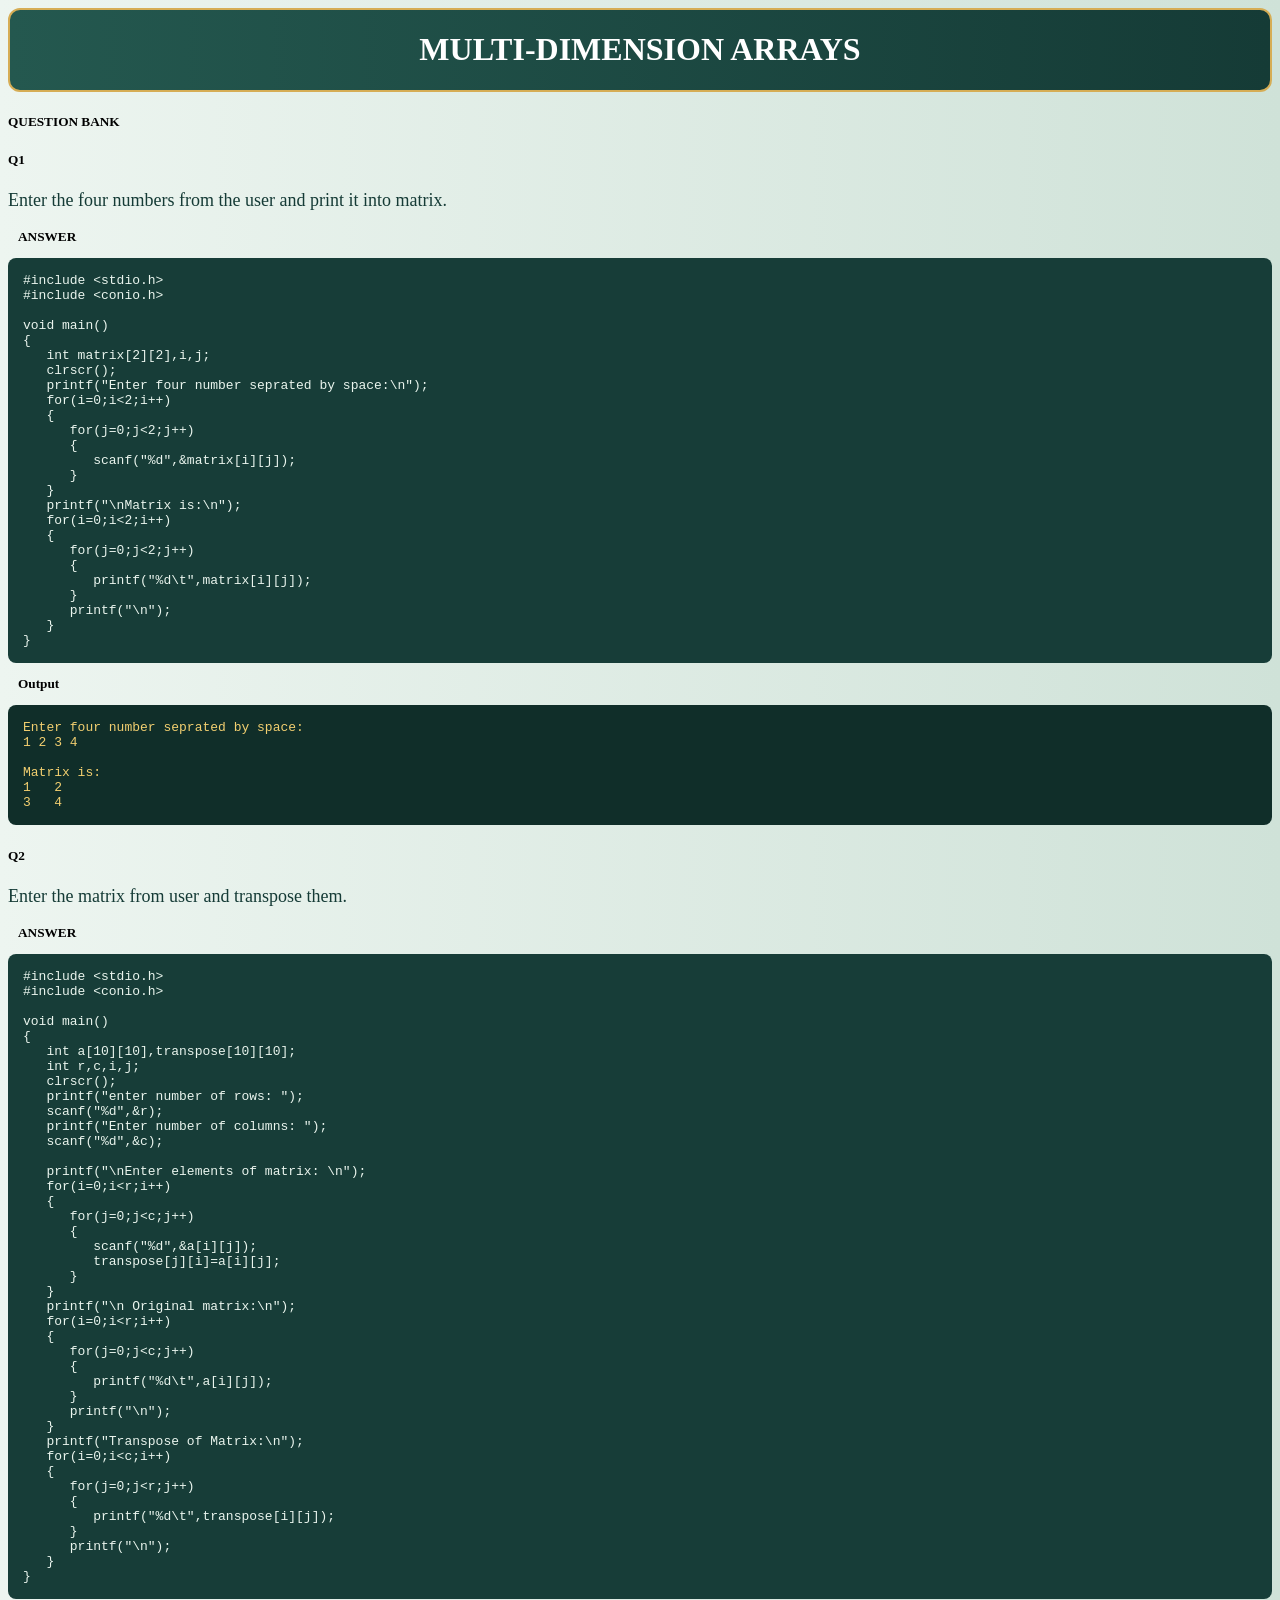
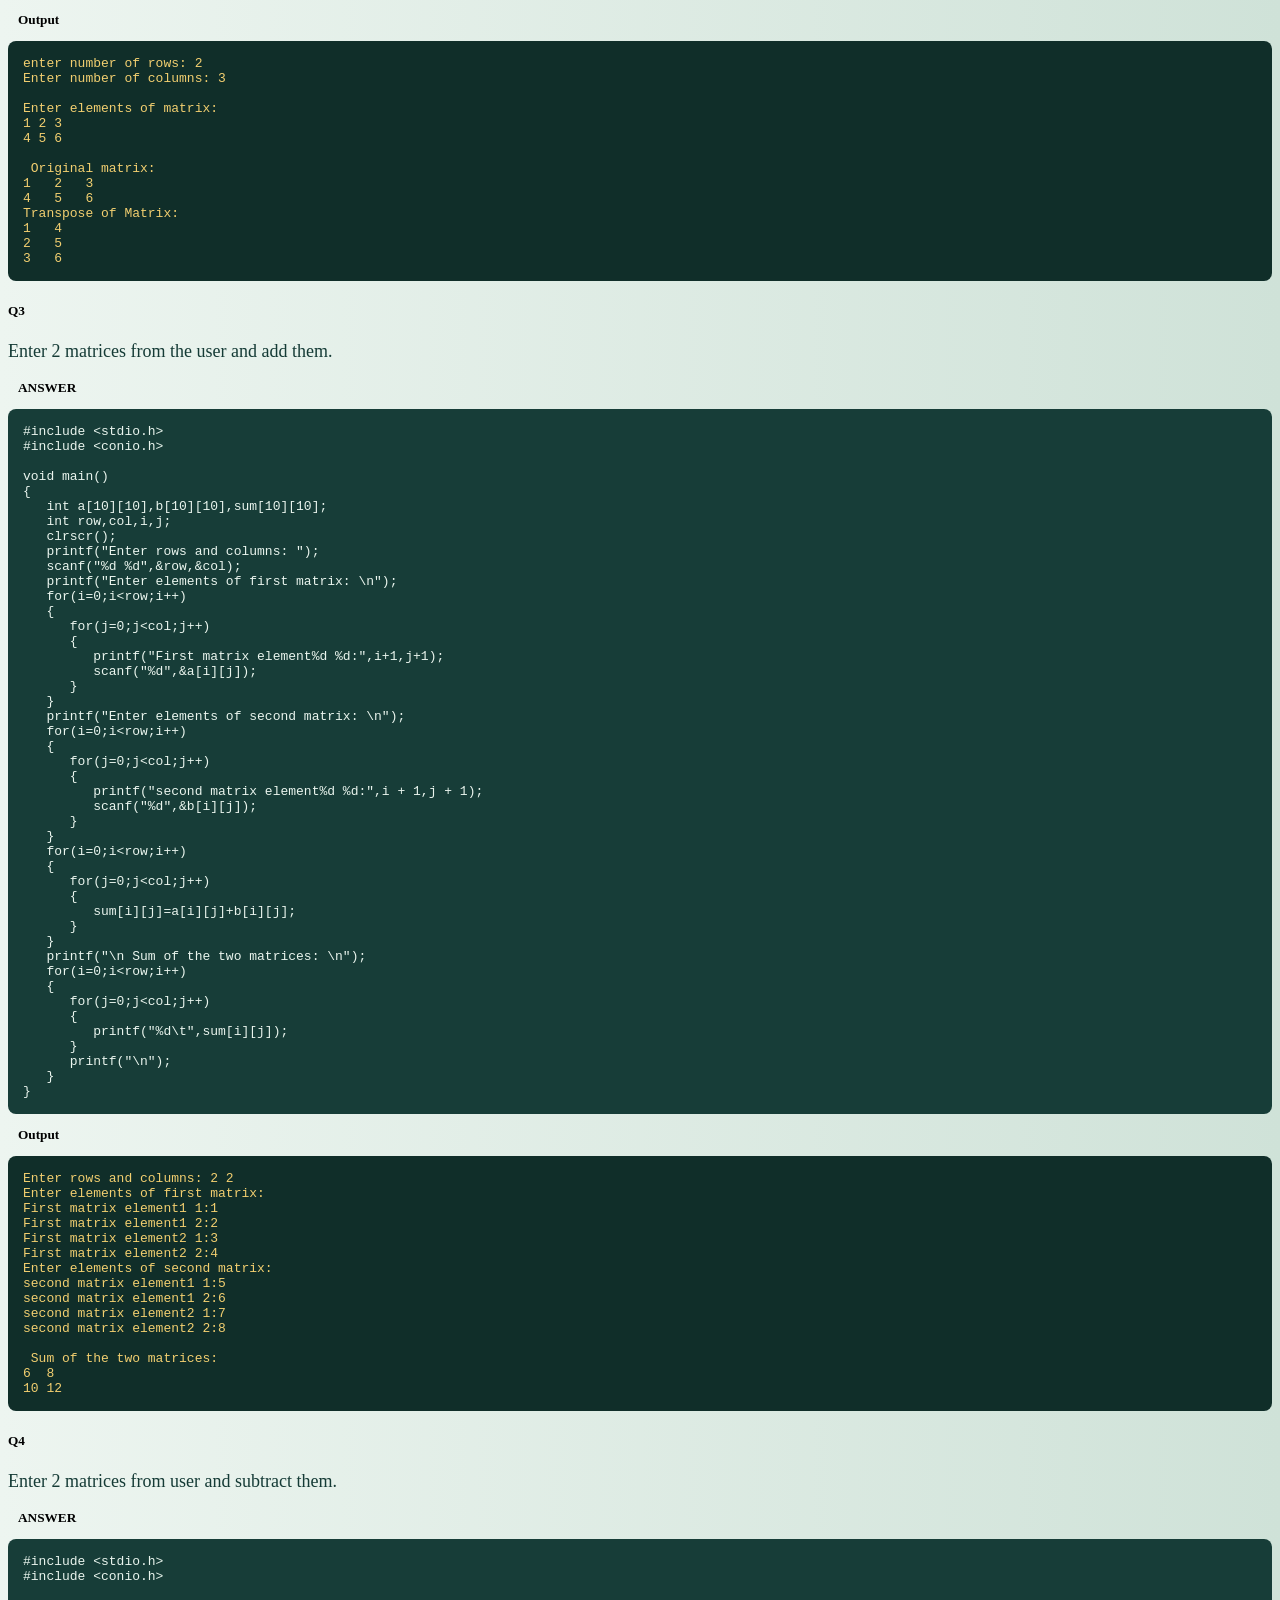
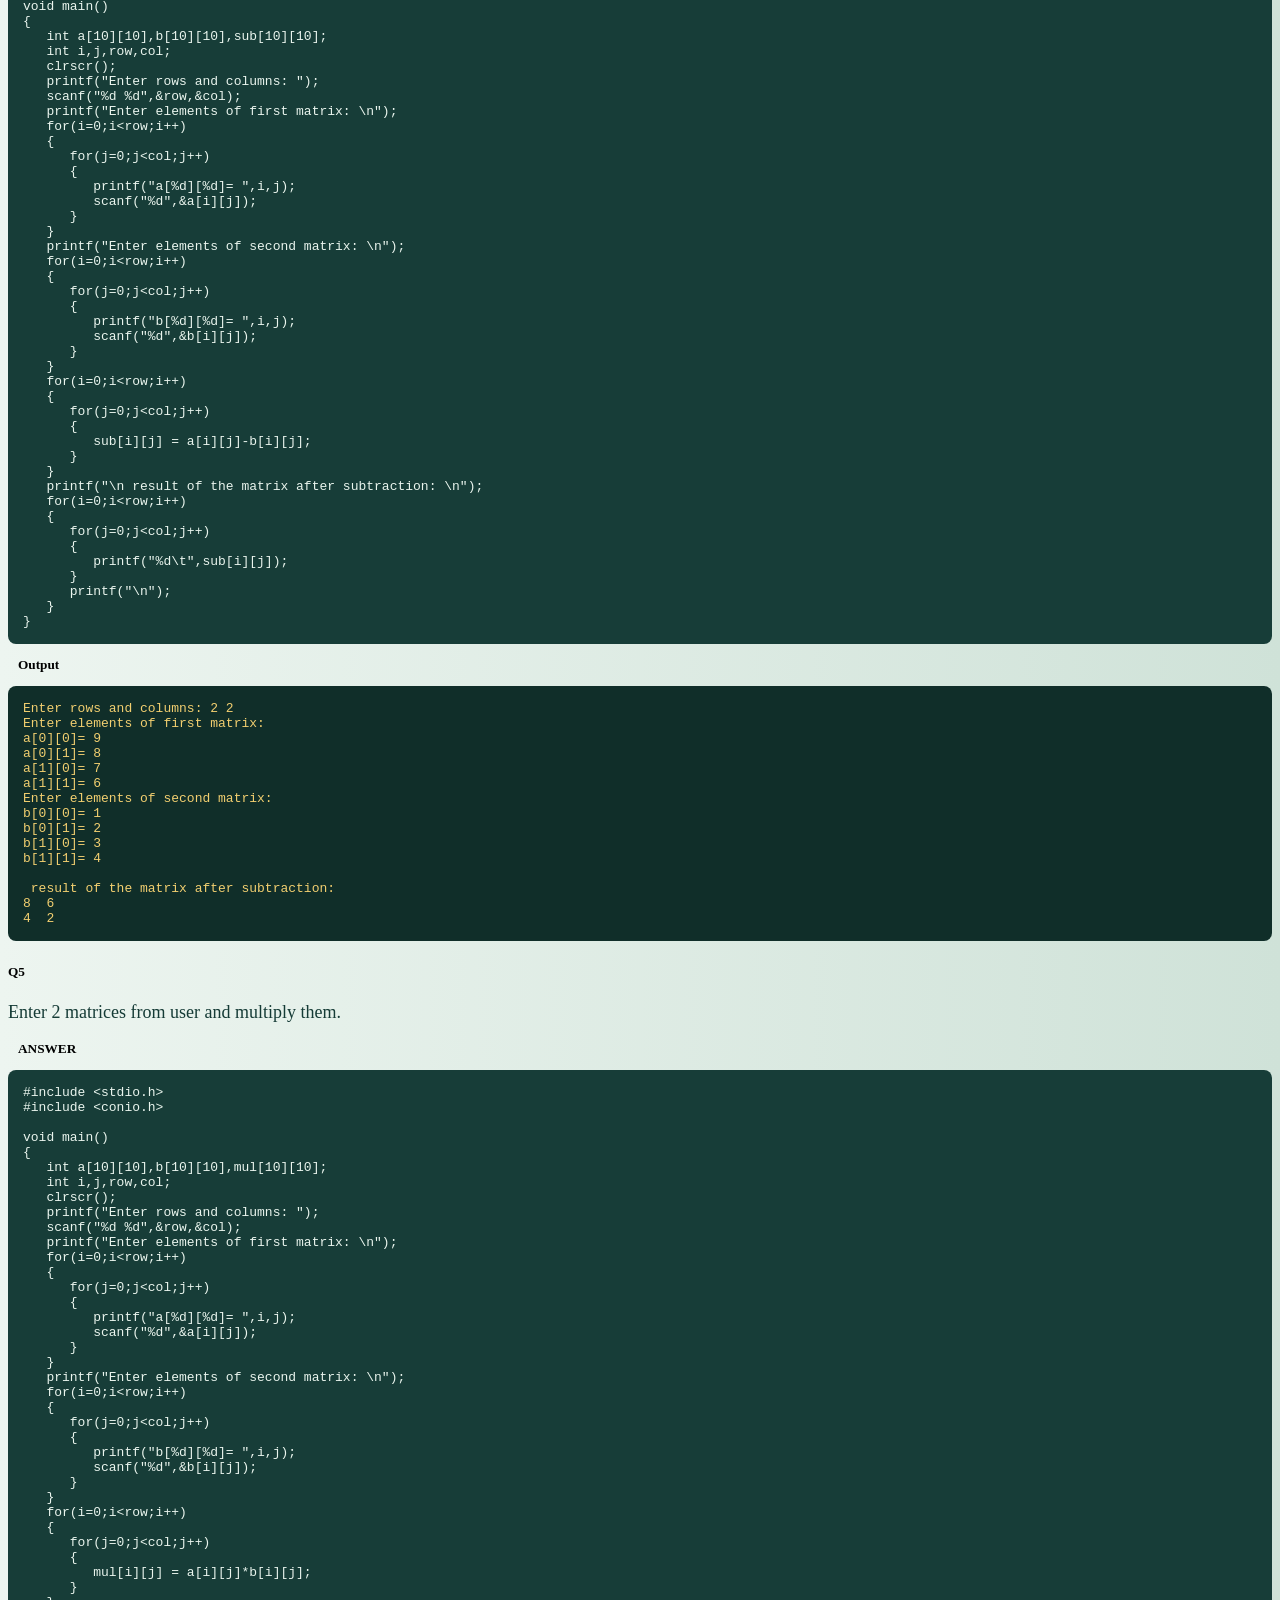
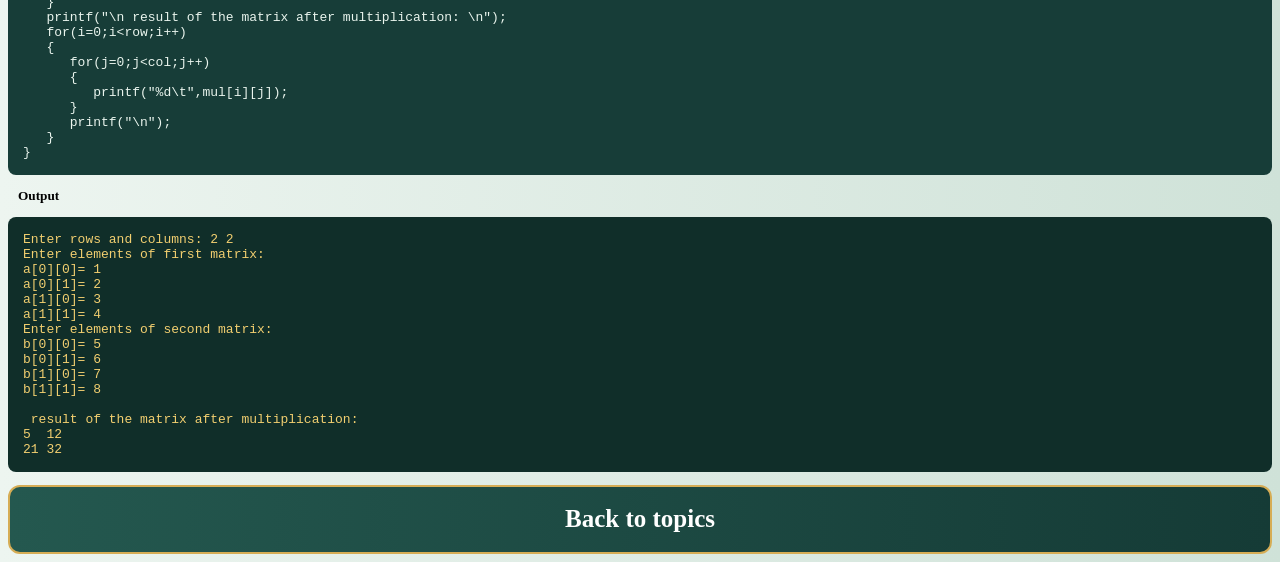
<file: multi_dimension_arrays.html>
<!DOCTYPE html>
<html lang="en">
<head>
    <meta charset="UTF-8">
    <meta name="viewport" content="width=device-width, initial-scale=1.0">
    <title>Multi-Dimension Arrays | C Practice Questions</title>
    <link rel="stylesheet" href="topic.css">
</head>
<body>
    <header>
        <h1>MULTI-DIMENSION ARRAYS</h1>
    </header>

    <main>
        <div class="container">
            <div class="question">
                <h5>QUESTION BANK</h5>
            </div>
        </div>

        <div class="container">
            <div class="question">
                <h5>Q1</h5>
                <p>Enter the four numbers from the user and print it into matrix.</p>
            </div>
            <div class="answer">
                <h5>ANSWER</h5>
                <pre><code>#include &lt;stdio.h&gt;
#include &lt;conio.h&gt;

void main()
{
   int matrix[2][2],i,j;
   clrscr();
   printf("Enter four number seprated by space:\n");
   for(i=0;i&lt;2;i++)
   {
      for(j=0;j&lt;2;j++)
      {
         scanf("%d",&amp;matrix[i][j]);
      }
   }
   printf("\nMatrix is:\n");
   for(i=0;i&lt;2;i++)
   {
      for(j=0;j&lt;2;j++)
      {
         printf("%d\t",matrix[i][j]);
      }
      printf("\n");
   }
}</code></pre>
            </div>
            <div class="output">
                <h5>Output</h5>
                <pre><code>Enter four number seprated by space:
1 2 3 4

Matrix is:
1   2
3   4</code></pre>
            </div>
        </div>

        <div class="container">
            <div class="question">
                <h5>Q2</h5>
                <p>Enter the matrix from user and transpose them.</p>
            </div>
            <div class="answer">
                <h5>ANSWER</h5>
                <pre><code>#include &lt;stdio.h&gt;
#include &lt;conio.h&gt;

void main()
{
   int a[10][10],transpose[10][10];
   int r,c,i,j;
   clrscr();
   printf("enter number of rows: ");
   scanf("%d",&amp;r);
   printf("Enter number of columns: ");
   scanf("%d",&amp;c);

   printf("\nEnter elements of matrix: \n");
   for(i=0;i&lt;r;i++)
   {
      for(j=0;j&lt;c;j++)
      {
         scanf("%d",&amp;a[i][j]);
         transpose[j][i]=a[i][j];
      }
   }
   printf("\n Original matrix:\n");
   for(i=0;i&lt;r;i++)
   {
      for(j=0;j&lt;c;j++)
      {
         printf("%d\t",a[i][j]);
      }
      printf("\n");
   }
   printf("Transpose of Matrix:\n");
   for(i=0;i&lt;c;i++)
   {
      for(j=0;j&lt;r;j++)
      {
         printf("%d\t",transpose[i][j]);
      }
      printf("\n");
   }
}</code></pre>
            </div>
            <div class="output">
                <h5>Output</h5>
                <pre><code>enter number of rows: 2
Enter number of columns: 3

Enter elements of matrix:
1 2 3
4 5 6

 Original matrix:
1   2   3
4   5   6
Transpose of Matrix:
1   4
2   5
3   6</code></pre>
            </div>
        </div>

        <div class="container">
            <div class="question">
                <h5>Q3</h5>
                <p>Enter 2 matrices from the user and add them.</p>
            </div>
            <div class="answer">
                <h5>ANSWER</h5>
                <pre><code>#include &lt;stdio.h&gt;
#include &lt;conio.h&gt;

void main()
{
   int a[10][10],b[10][10],sum[10][10];
   int row,col,i,j;
   clrscr();
   printf("Enter rows and columns: ");
   scanf("%d %d",&amp;row,&amp;col);
   printf("Enter elements of first matrix: \n");
   for(i=0;i&lt;row;i++)
   {
      for(j=0;j&lt;col;j++)
      {
         printf("First matrix element%d %d:",i+1,j+1);
         scanf("%d",&amp;a[i][j]);
      }
   }
   printf("Enter elements of second matrix: \n");
   for(i=0;i&lt;row;i++)
   {
      for(j=0;j&lt;col;j++)
      {
         printf("second matrix element%d %d:",i + 1,j + 1);
         scanf("%d",&amp;b[i][j]);
      }
   }
   for(i=0;i&lt;row;i++)
   {
      for(j=0;j&lt;col;j++)
      {
         sum[i][j]=a[i][j]+b[i][j];
      }
   }
   printf("\n Sum of the two matrices: \n");
   for(i=0;i&lt;row;i++)
   {
      for(j=0;j&lt;col;j++)
      {
         printf("%d\t",sum[i][j]);
      }
      printf("\n");
   }
}</code></pre>
            </div>
            <div class="output">
                <h5>Output</h5>
                <pre><code>Enter rows and columns: 2 2
Enter elements of first matrix:
First matrix element1 1:1
First matrix element1 2:2
First matrix element2 1:3
First matrix element2 2:4
Enter elements of second matrix:
second matrix element1 1:5
second matrix element1 2:6
second matrix element2 1:7
second matrix element2 2:8

 Sum of the two matrices:
6  8
10 12</code></pre>
            </div>
        </div>

        <div class="container">
            <div class="question">
                <h5>Q4</h5>
                <p>Enter 2 matrices from user and subtract them.</p>
            </div>
            <div class="answer">
                <h5>ANSWER</h5>
                <pre><code>#include &lt;stdio.h&gt;
#include &lt;conio.h&gt;

void main()
{
   int a[10][10],b[10][10],sub[10][10];
   int i,j,row,col;
   clrscr();
   printf("Enter rows and columns: ");
   scanf("%d %d",&amp;row,&amp;col);
   printf("Enter elements of first matrix: \n");
   for(i=0;i&lt;row;i++)
   {
      for(j=0;j&lt;col;j++)
      {
         printf("a[%d][%d]= ",i,j);
         scanf("%d",&amp;a[i][j]);
      }
   }
   printf("Enter elements of second matrix: \n");
   for(i=0;i&lt;row;i++)
   {
      for(j=0;j&lt;col;j++)
      {
         printf("b[%d][%d]= ",i,j);
         scanf("%d",&amp;b[i][j]);
      }
   }
   for(i=0;i&lt;row;i++)
   {
      for(j=0;j&lt;col;j++)
      {
         sub[i][j] = a[i][j]-b[i][j];
      }
   }
   printf("\n result of the matrix after subtraction: \n");
   for(i=0;i&lt;row;i++)
   {
      for(j=0;j&lt;col;j++)
      {
         printf("%d\t",sub[i][j]);
      }
      printf("\n");
   }
}</code></pre>
            </div>
            <div class="output">
                <h5>Output</h5>
                <pre><code>Enter rows and columns: 2 2
Enter elements of first matrix:
a[0][0]= 9
a[0][1]= 8
a[1][0]= 7
a[1][1]= 6
Enter elements of second matrix:
b[0][0]= 1
b[0][1]= 2
b[1][0]= 3
b[1][1]= 4

 result of the matrix after subtraction:
8  6
4  2</code></pre>
            </div>
        </div>

        <div class="container">
            <div class="question">
                <h5>Q5</h5>
                <p>Enter 2 matrices from user and multiply them.</p>
            </div>
            <div class="answer">
                <h5>ANSWER</h5>
                <pre><code>#include &lt;stdio.h&gt;
#include &lt;conio.h&gt;

void main()
{
   int a[10][10],b[10][10],mul[10][10];
   int i,j,row,col;
   clrscr();
   printf("Enter rows and columns: ");
   scanf("%d %d",&amp;row,&amp;col);
   printf("Enter elements of first matrix: \n");
   for(i=0;i&lt;row;i++)
   {
      for(j=0;j&lt;col;j++)
      {
         printf("a[%d][%d]= ",i,j);
         scanf("%d",&amp;a[i][j]);
      }
   }
   printf("Enter elements of second matrix: \n");
   for(i=0;i&lt;row;i++)
   {
      for(j=0;j&lt;col;j++)
      {
         printf("b[%d][%d]= ",i,j);
         scanf("%d",&amp;b[i][j]);
      }
   }
   for(i=0;i&lt;row;i++)
   {
      for(j=0;j&lt;col;j++)
      {
         mul[i][j] = a[i][j]*b[i][j];
      }
   }
   printf("\n result of the matrix after multiplication: \n");
   for(i=0;i&lt;row;i++)
   {
      for(j=0;j&lt;col;j++)
      {
         printf("%d\t",mul[i][j]);
      }
      printf("\n");
   }
}</code></pre>
            </div>
            <div class="output">
                <h5>Output</h5>
                <pre><code>Enter rows and columns: 2 2
Enter elements of first matrix:
a[0][0]= 1
a[0][1]= 2
a[1][0]= 3
a[1][1]= 4
Enter elements of second matrix:
b[0][0]= 5
b[0][1]= 6
b[1][0]= 7
b[1][1]= 8

 result of the matrix after multiplication:
5  12
21 32</code></pre>
            </div>
        </div>
    </main>

    <footer><h3><a href="index.html">Back to topics</a></h3></footer>
</body>
</html>
</file>
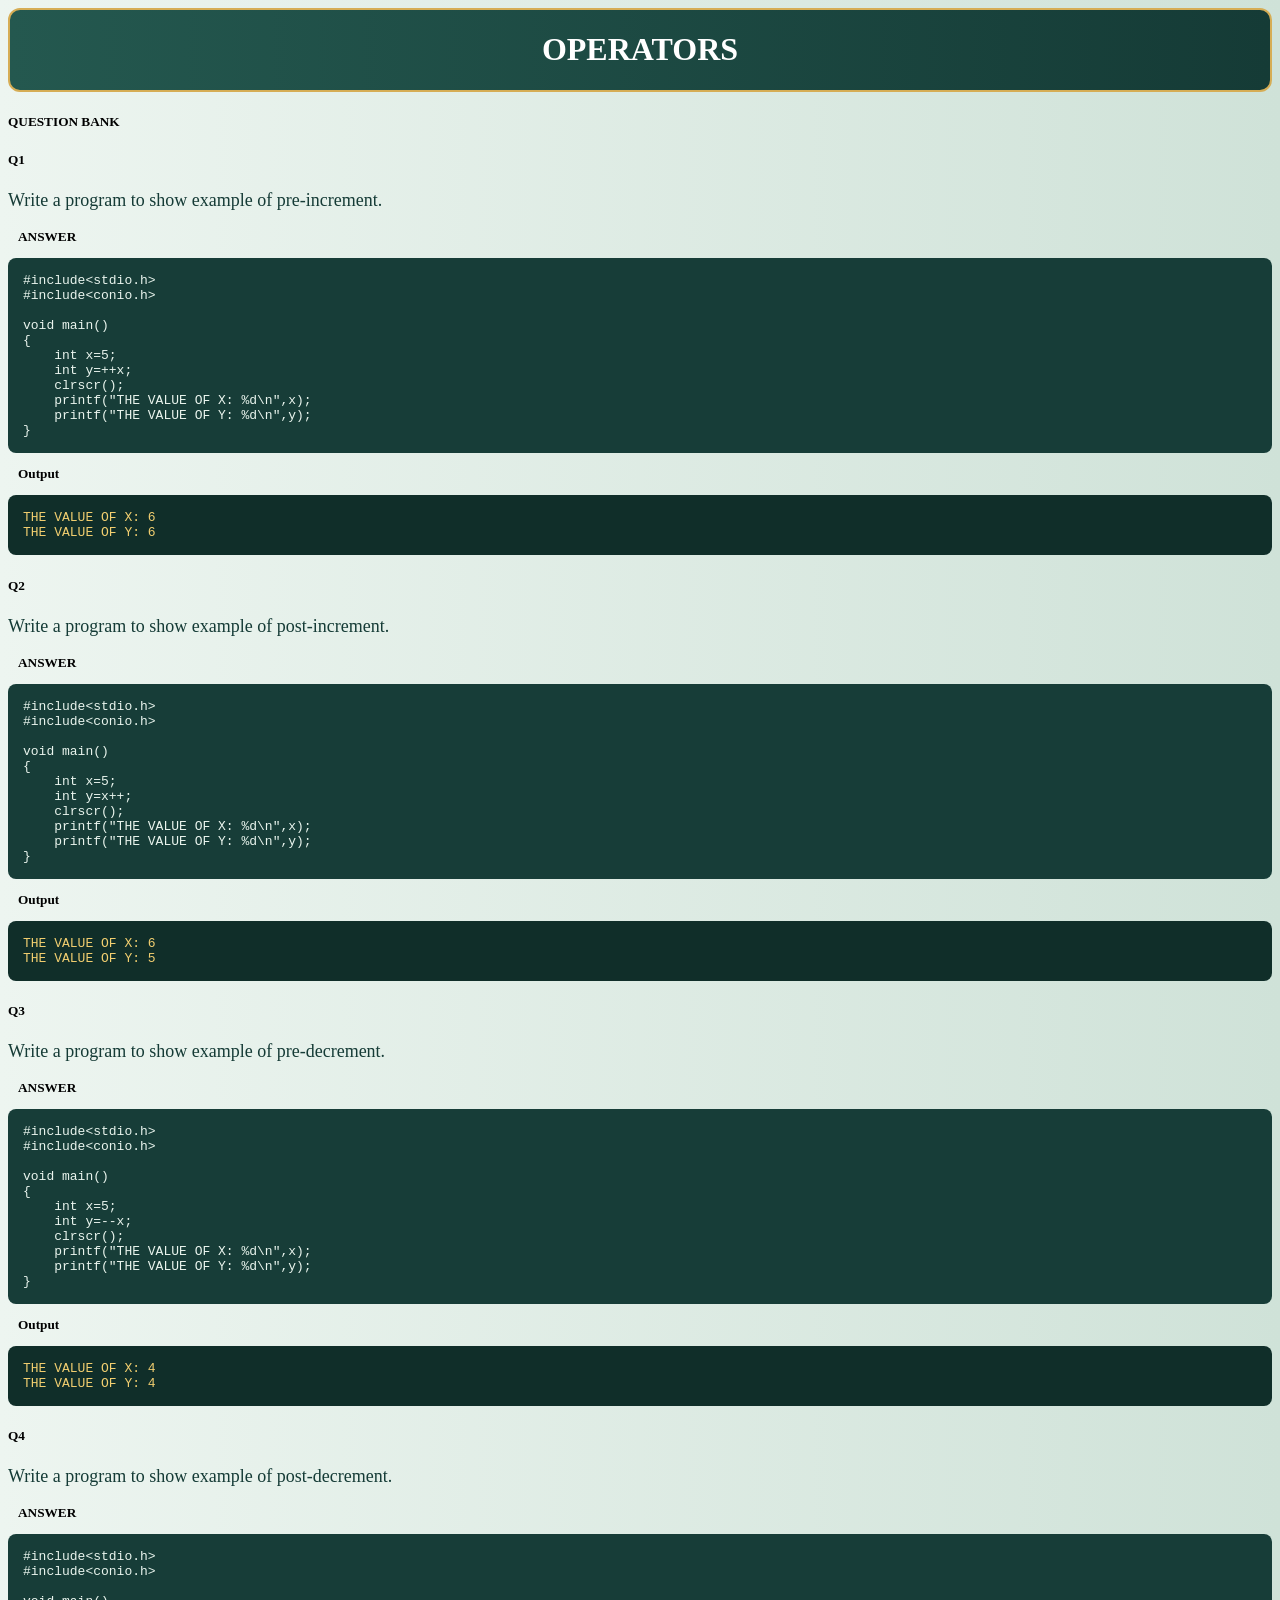
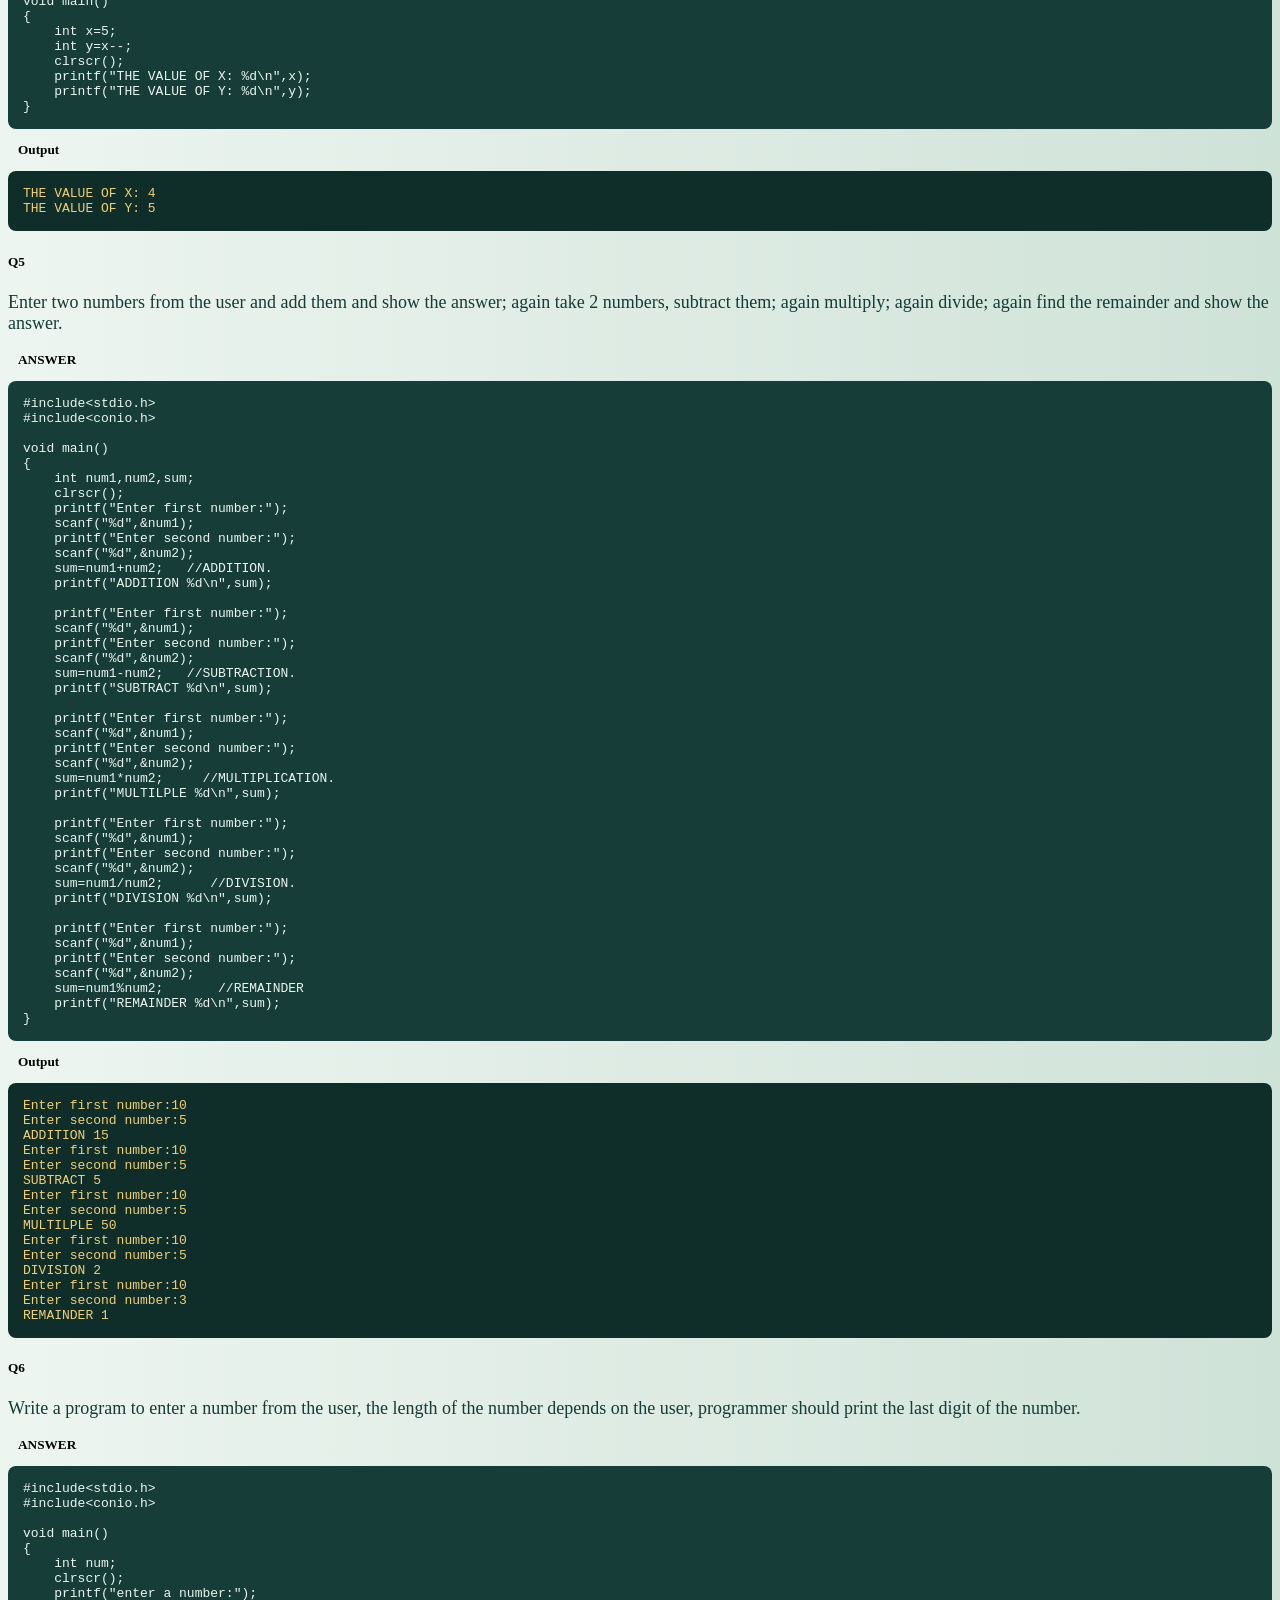
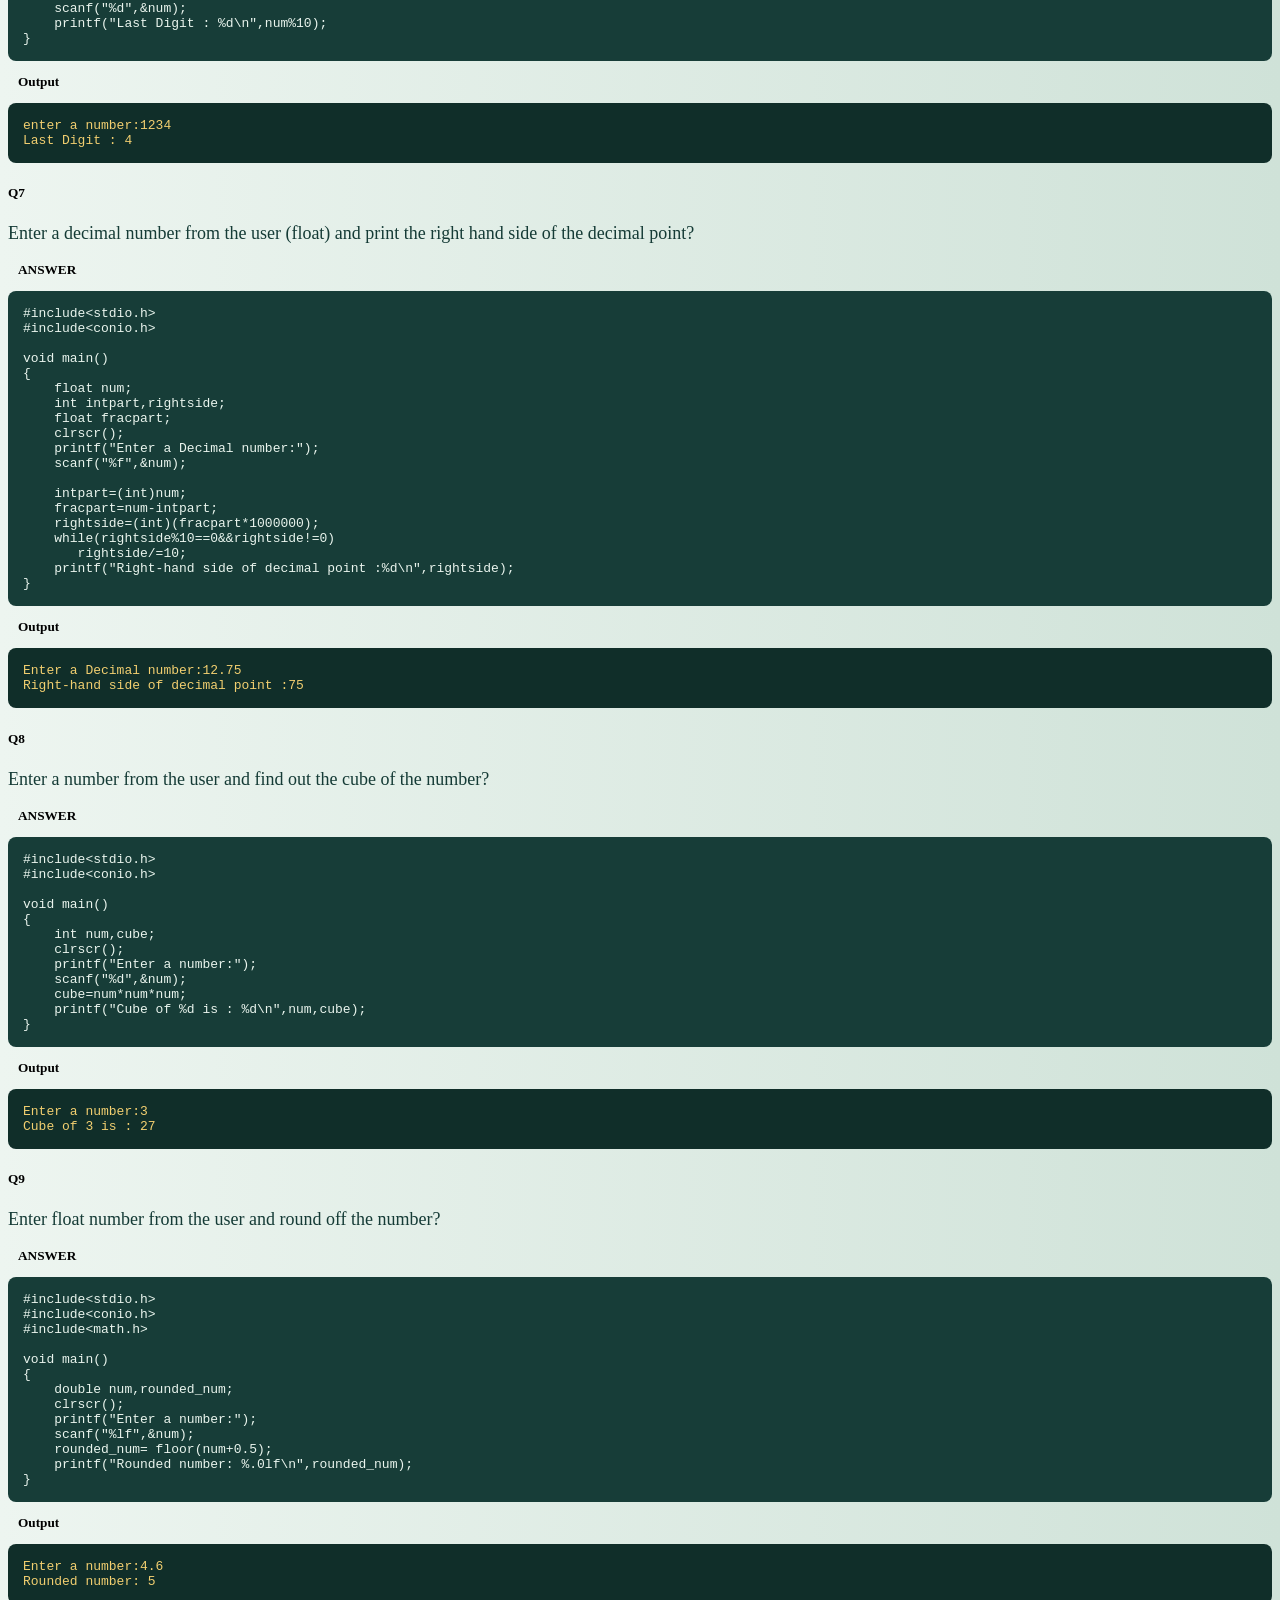
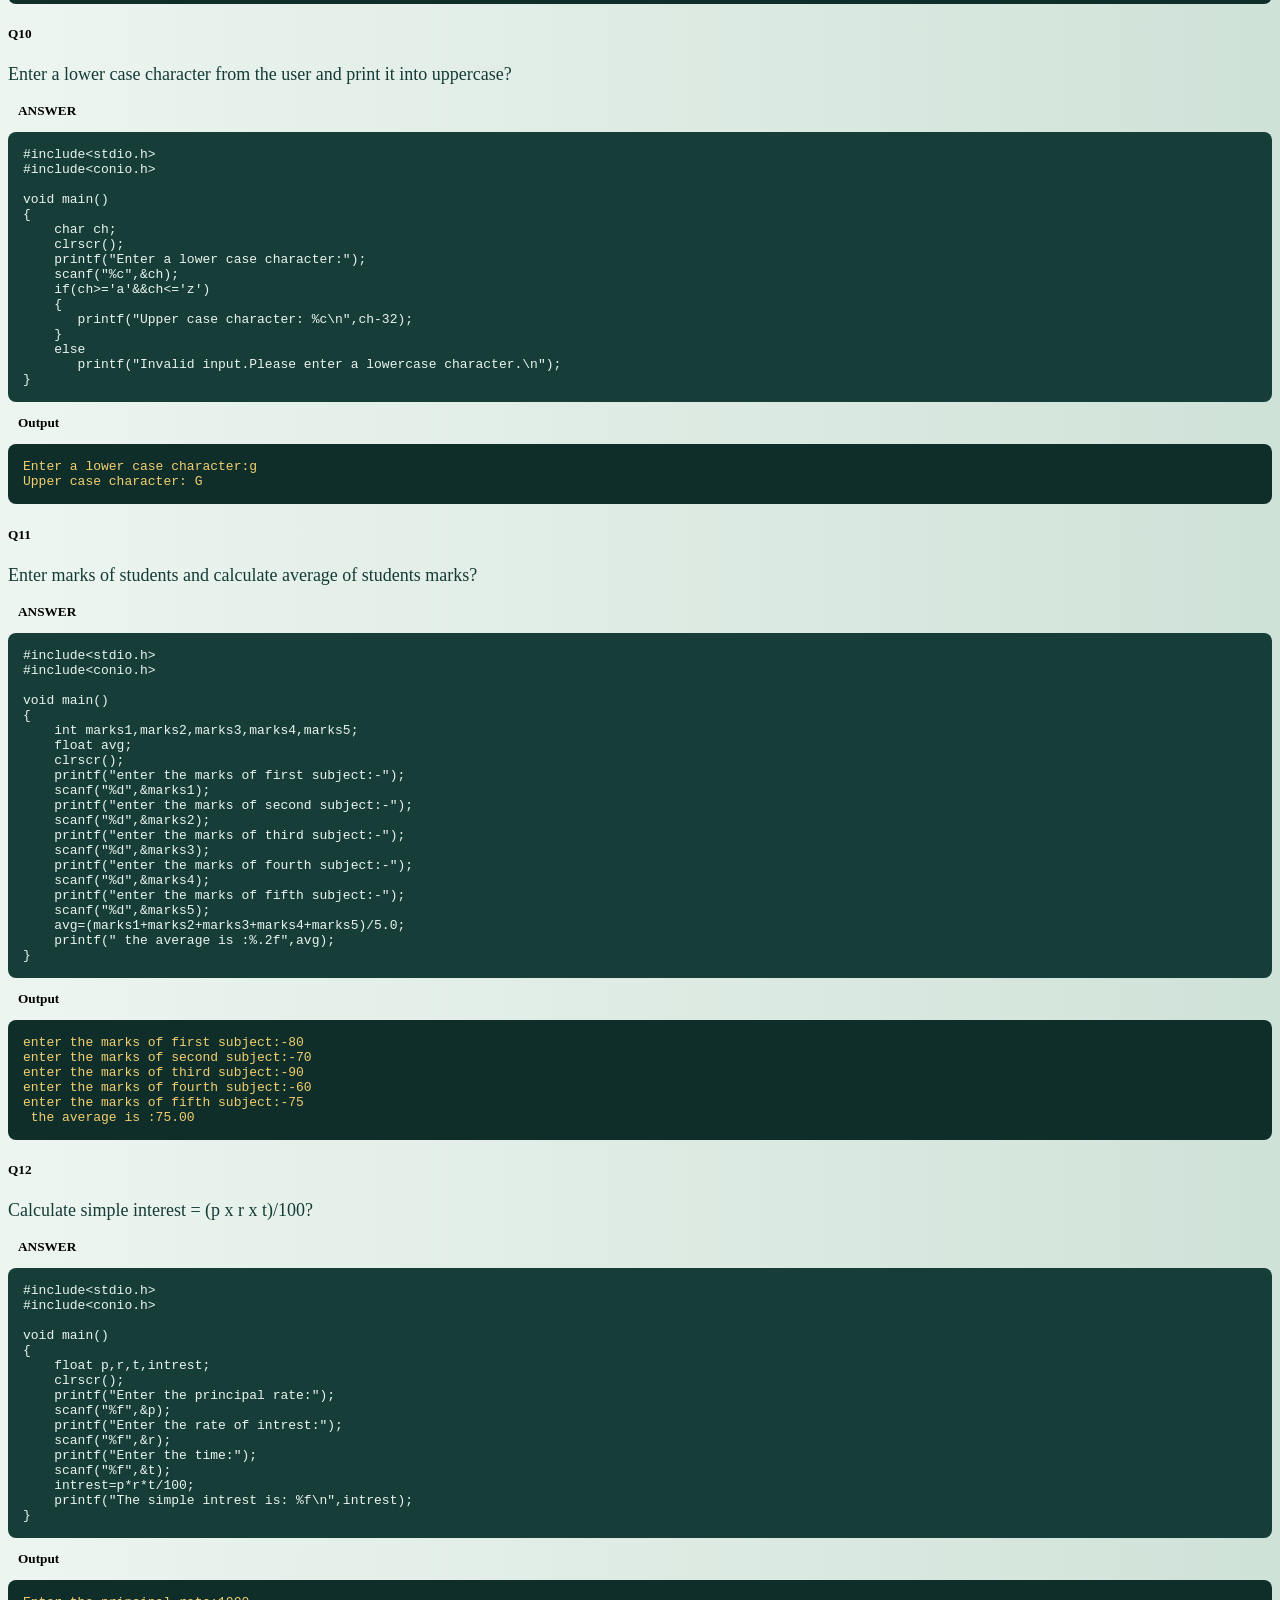
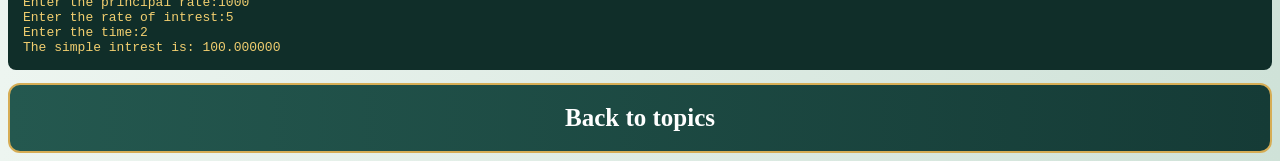
<file: operators.html>
<!DOCTYPE html>
<html lang="en">
<head>
    <meta charset="UTF-8">
    <meta name="viewport" content="width=device-width, initial-scale=1.0">
    <title>Operators | C Practice Questions</title>
    <link rel="stylesheet" href="topic.css">
</head>
<body>
    <header>
        <h1>OPERATORS</h1>
    </header>

    <main>
        <div class="container">
            <div class="question">
                <h5>QUESTION BANK</h5>
            </div>
        </div>

        <div class="container">
            <div class="question">
                <h5>Q1</h5>
                <p>Write a program to show example of pre-increment.</p>
            </div>
            <div class="answer">
                <h5>ANSWER</h5>
                <pre><code>#include&lt;stdio.h&gt;
#include&lt;conio.h&gt;

void main()
{
    int x=5;
    int y=++x;
    clrscr();
    printf("THE VALUE OF X: %d\n",x);
    printf("THE VALUE OF Y: %d\n",y);
}</code></pre>
            </div>
            <div class="output">
                <h5>Output</h5>
                <pre><code>THE VALUE OF X: 6
THE VALUE OF Y: 6</code></pre>
            </div>
        </div>

        <div class="container">
            <div class="question">
                <h5>Q2</h5>
                <p>Write a program to show example of post-increment.</p>
            </div>
            <div class="answer">
                <h5>ANSWER</h5>
                <pre><code>#include&lt;stdio.h&gt;
#include&lt;conio.h&gt;

void main()
{
    int x=5;
    int y=x++;
    clrscr();
    printf("THE VALUE OF X: %d\n",x);
    printf("THE VALUE OF Y: %d\n",y);
}</code></pre>
            </div>
            <div class="output">
                <h5>Output</h5>
                <pre><code>THE VALUE OF X: 6
THE VALUE OF Y: 5</code></pre>
            </div>
        </div>

        <div class="container">
            <div class="question">
                <h5>Q3</h5>
                <p>Write a program to show example of pre-decrement.</p>
            </div>
            <div class="answer">
                <h5>ANSWER</h5>
                <pre><code>#include&lt;stdio.h&gt;
#include&lt;conio.h&gt;

void main()
{
    int x=5;
    int y=--x;
    clrscr();
    printf("THE VALUE OF X: %d\n",x);
    printf("THE VALUE OF Y: %d\n",y);
}</code></pre>
            </div>
            <div class="output">
                <h5>Output</h5>
                <pre><code>THE VALUE OF X: 4
THE VALUE OF Y: 4</code></pre>
            </div>
        </div>

        <div class="container">
            <div class="question">
                <h5>Q4</h5>
                <p>Write a program to show example of post-decrement.</p>
            </div>
            <div class="answer">
                <h5>ANSWER</h5>
                <pre><code>#include&lt;stdio.h&gt;
#include&lt;conio.h&gt;

void main()
{
    int x=5;
    int y=x--;
    clrscr();
    printf("THE VALUE OF X: %d\n",x);
    printf("THE VALUE OF Y: %d\n",y);
}</code></pre>
            </div>
            <div class="output">
                <h5>Output</h5>
                <pre><code>THE VALUE OF X: 4
THE VALUE OF Y: 5</code></pre>
            </div>
        </div>

        <div class="container">
            <div class="question">
                <h5>Q5</h5>
                <p>Enter two numbers from the user and add them and show the answer; again take 2 numbers, subtract them; again multiply; again divide; again find the remainder and show the answer.</p>
            </div>
            <div class="answer">
                <h5>ANSWER</h5>
                <pre><code>#include&lt;stdio.h&gt;
#include&lt;conio.h&gt;

void main()
{
    int num1,num2,sum;
    clrscr();
    printf("Enter first number:");
    scanf("%d",&amp;num1);
    printf("Enter second number:");
    scanf("%d",&amp;num2);
    sum=num1+num2;   //ADDITION.
    printf("ADDITION %d\n",sum);

    printf("Enter first number:");
    scanf("%d",&amp;num1);
    printf("Enter second number:");
    scanf("%d",&amp;num2);
    sum=num1-num2;   //SUBTRACTION.
    printf("SUBTRACT %d\n",sum);

    printf("Enter first number:");
    scanf("%d",&amp;num1);
    printf("Enter second number:");
    scanf("%d",&amp;num2);
    sum=num1*num2;     //MULTIPLICATION.
    printf("MULTILPLE %d\n",sum);

    printf("Enter first number:");
    scanf("%d",&amp;num1);
    printf("Enter second number:");
    scanf("%d",&amp;num2);
    sum=num1/num2;      //DIVISION.
    printf("DIVISION %d\n",sum);

    printf("Enter first number:");
    scanf("%d",&amp;num1);
    printf("Enter second number:");
    scanf("%d",&amp;num2);
    sum=num1%num2;       //REMAINDER
    printf("REMAINDER %d\n",sum);
}</code></pre>
            </div>
            <div class="output">
                <h5>Output</h5>
                <pre><code>Enter first number:10
Enter second number:5
ADDITION 15
Enter first number:10
Enter second number:5
SUBTRACT 5
Enter first number:10
Enter second number:5
MULTILPLE 50
Enter first number:10
Enter second number:5
DIVISION 2
Enter first number:10
Enter second number:3
REMAINDER 1</code></pre>
            </div>
        </div>

        <div class="container">
            <div class="question">
                <h5>Q6</h5>
                <p>Write a program to enter a number from the user, the length of the number depends on the user, programmer should print the last digit of the number.</p>
            </div>
            <div class="answer">
                <h5>ANSWER</h5>
                <pre><code>#include&lt;stdio.h&gt;
#include&lt;conio.h&gt;

void main()
{
    int num;
    clrscr();
    printf("enter a number:");
    scanf("%d",&amp;num);
    printf("Last Digit : %d\n",num%10);
}</code></pre>
            </div>
            <div class="output">
                <h5>Output</h5>
                <pre><code>enter a number:1234
Last Digit : 4</code></pre>
            </div>
        </div>

        <div class="container">
            <div class="question">
                <h5>Q7</h5>
                <p>Enter a decimal number from the user (float) and print the right hand side of the decimal point?</p>
            </div>
            <div class="answer">
                <h5>ANSWER</h5>
                <pre><code>#include&lt;stdio.h&gt;
#include&lt;conio.h&gt;

void main()
{
    float num;
    int intpart,rightside;
    float fracpart;
    clrscr();
    printf("Enter a Decimal number:");
    scanf("%f",&amp;num);

    intpart=(int)num;
    fracpart=num-intpart;
    rightside=(int)(fracpart*1000000);
    while(rightside%10==0&amp;&amp;rightside!=0)
       rightside/=10;
    printf("Right-hand side of decimal point :%d\n",rightside);
}</code></pre>
            </div>
            <div class="output">
                <h5>Output</h5>
                <pre><code>Enter a Decimal number:12.75
Right-hand side of decimal point :75</code></pre>
            </div>
        </div>

        <div class="container">
            <div class="question">
                <h5>Q8</h5>
                <p>Enter a number from the user and find out the cube of the number?</p>
            </div>
            <div class="answer">
                <h5>ANSWER</h5>
                <pre><code>#include&lt;stdio.h&gt;
#include&lt;conio.h&gt;

void main()
{
    int num,cube;
    clrscr();
    printf("Enter a number:");
    scanf("%d",&amp;num);
    cube=num*num*num;
    printf("Cube of %d is : %d\n",num,cube);
}</code></pre>
            </div>
            <div class="output">
                <h5>Output</h5>
                <pre><code>Enter a number:3
Cube of 3 is : 27</code></pre>
            </div>
        </div>

        <div class="container">
            <div class="question">
                <h5>Q9</h5>
                <p>Enter float number from the user and round off the number?</p>
            </div>
            <div class="answer">
                <h5>ANSWER</h5>
                <pre><code>#include&lt;stdio.h&gt;
#include&lt;conio.h&gt;
#include&lt;math.h&gt;

void main()
{
    double num,rounded_num;
    clrscr();
    printf("Enter a number:");
    scanf("%lf",&amp;num);
    rounded_num= floor(num+0.5);
    printf("Rounded number: %.0lf\n",rounded_num);
}</code></pre>
            </div>
            <div class="output">
                <h5>Output</h5>
                <pre><code>Enter a number:4.6
Rounded number: 5</code></pre>
            </div>
        </div>

        <div class="container">
            <div class="question">
                <h5>Q10</h5>
                <p>Enter a lower case character from the user and print it into uppercase?</p>
            </div>
            <div class="answer">
                <h5>ANSWER</h5>
                <pre><code>#include&lt;stdio.h&gt;
#include&lt;conio.h&gt;

void main()
{
    char ch;
    clrscr();
    printf("Enter a lower case character:");
    scanf("%c",&amp;ch);
    if(ch&gt;='a'&amp;&amp;ch&lt;='z')
    {
       printf("Upper case character: %c\n",ch-32);
    }
    else
       printf("Invalid input.Please enter a lowercase character.\n");
}</code></pre>
            </div>
            <div class="output">
                <h5>Output</h5>
                <pre><code>Enter a lower case character:g
Upper case character: G</code></pre>
            </div>
        </div>

        <div class="container">
            <div class="question">
                <h5>Q11</h5>
                <p>Enter marks of students and calculate average of students marks?</p>
            </div>
            <div class="answer">
                <h5>ANSWER</h5>
                <pre><code>#include&lt;stdio.h&gt;
#include&lt;conio.h&gt;

void main()
{
    int marks1,marks2,marks3,marks4,marks5;
    float avg;
    clrscr();
    printf("enter the marks of first subject:-");
    scanf("%d",&amp;marks1);
    printf("enter the marks of second subject:-");
    scanf("%d",&amp;marks2);
    printf("enter the marks of third subject:-");
    scanf("%d",&amp;marks3);
    printf("enter the marks of fourth subject:-");
    scanf("%d",&amp;marks4);
    printf("enter the marks of fifth subject:-");
    scanf("%d",&amp;marks5);
    avg=(marks1+marks2+marks3+marks4+marks5)/5.0;
    printf(" the average is :%.2f",avg);
}</code></pre>
            </div>
            <div class="output">
                <h5>Output</h5>
                <pre><code>enter the marks of first subject:-80
enter the marks of second subject:-70
enter the marks of third subject:-90
enter the marks of fourth subject:-60
enter the marks of fifth subject:-75
 the average is :75.00</code></pre>
            </div>
        </div>

        <div class="container">
            <div class="question">
                <h5>Q12</h5>
                <p>Calculate simple interest = (p x r x t)/100?</p>
            </div>
            <div class="answer">
                <h5>ANSWER</h5>
                <pre><code>#include&lt;stdio.h&gt;
#include&lt;conio.h&gt;

void main()
{
    float p,r,t,intrest;
    clrscr();
    printf("Enter the principal rate:");
    scanf("%f",&amp;p);
    printf("Enter the rate of intrest:");
    scanf("%f",&amp;r);
    printf("Enter the time:");
    scanf("%f",&amp;t);
    intrest=p*r*t/100;
    printf("The simple intrest is: %f\n",intrest);
}</code></pre>
            </div>
            <div class="output">
                <h5>Output</h5>
                <pre><code>Enter the principal rate:1000
Enter the rate of intrest:5
Enter the time:2
The simple intrest is: 100.000000</code></pre>
            </div>
        </div>
    </main>

    <footer><h3><a href="index.html">Back to topics</a></h3></footer>
</body>
</html>
</file>
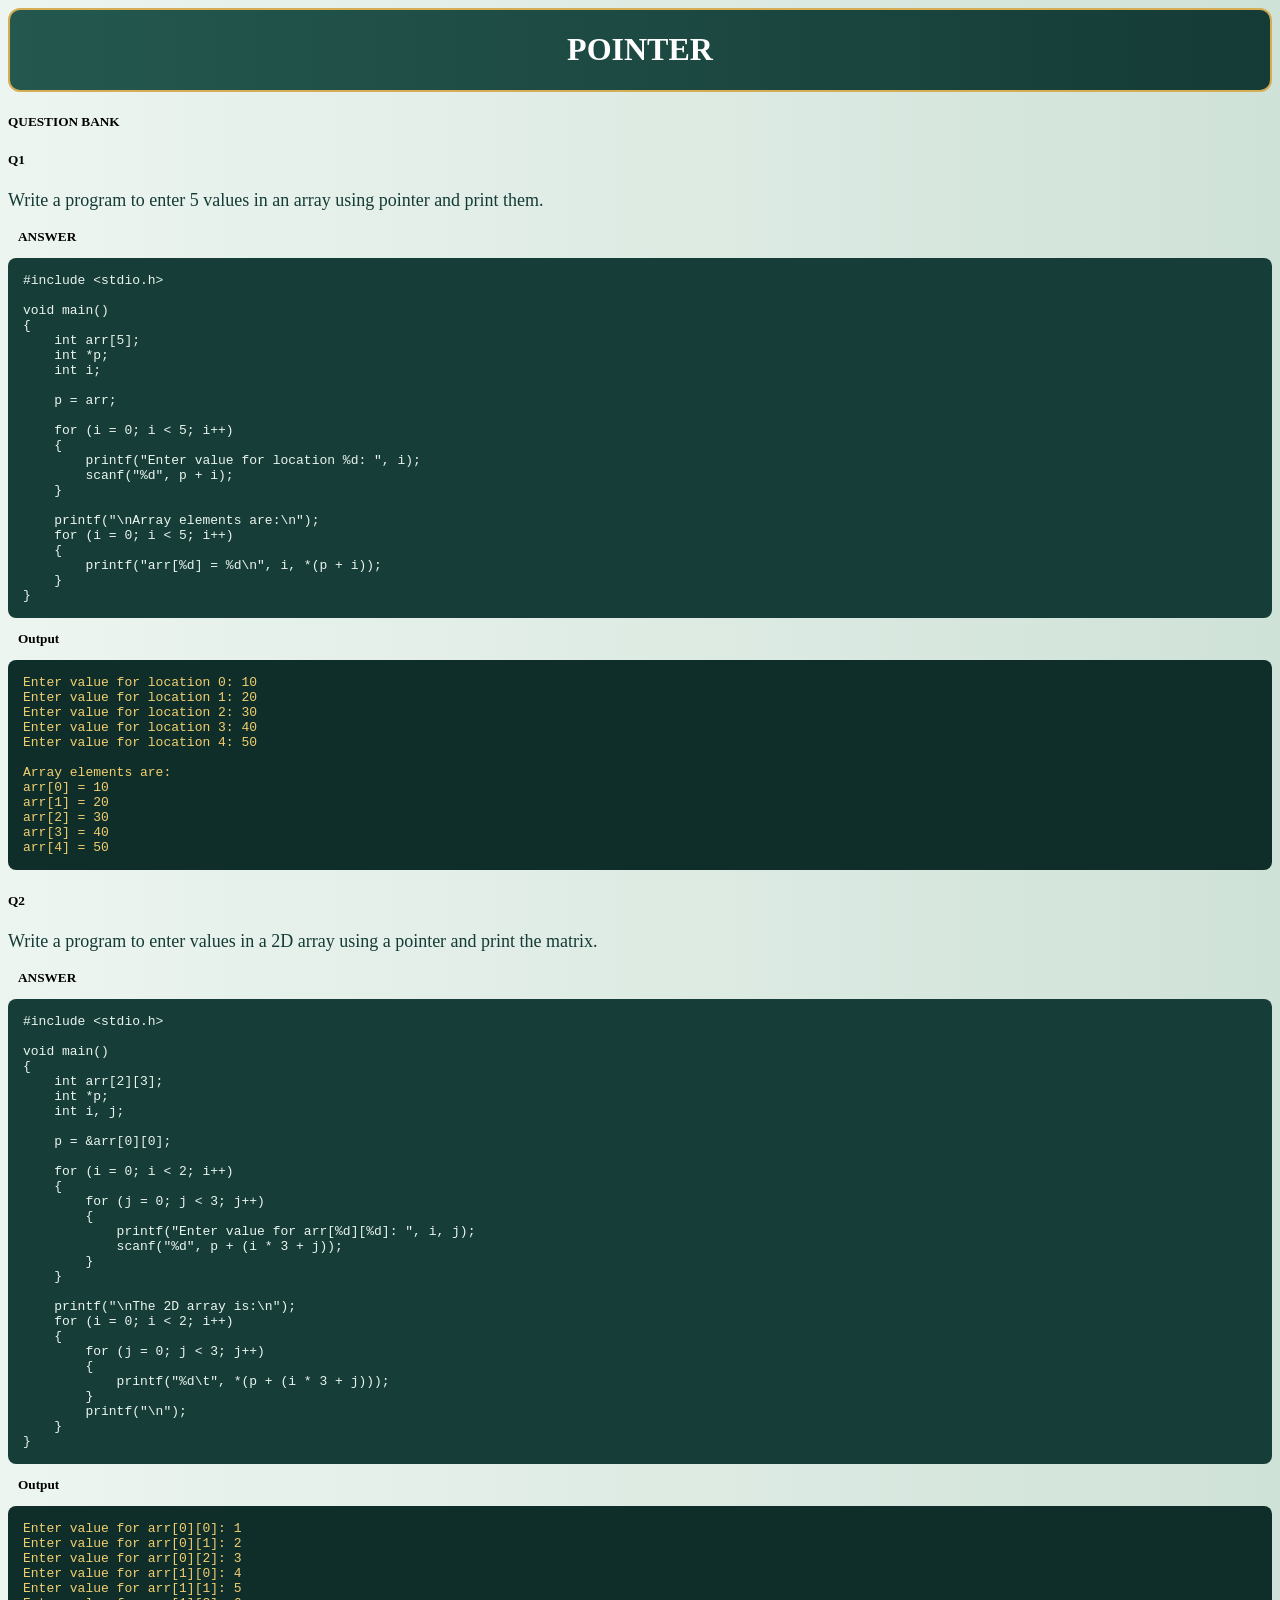
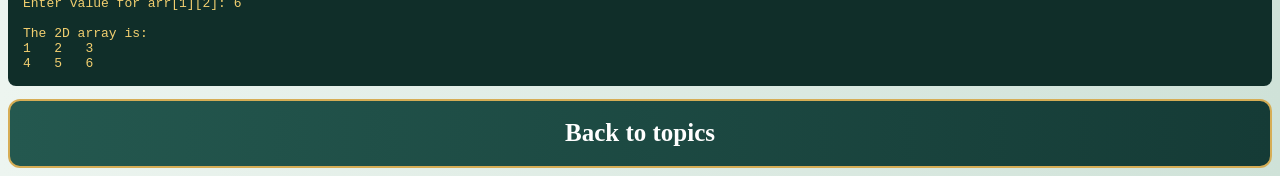
<file: pointer.html>
<!DOCTYPE html>
<html lang="en">
<head>
    <meta charset="UTF-8">
    <meta name="viewport" content="width=device-width, initial-scale=1.0">
    <title>Pointer | C Practice Questions</title>
    <link rel="stylesheet" href="topic.css">
</head>
<body>
    <header>
        <h1>POINTER</h1>
    </header>

    <main>
        <div class="container">
            <div class="question">
                <h5>QUESTION BANK</h5>
            </div>
        </div>

        <div class="container">
            <div class="question">
                <h5>Q1</h5>
                <p>Write a program to enter 5 values in an array using pointer and print them.</p>
            </div>
            <div class="answer">
                <h5>ANSWER</h5>
                <pre><code>#include &lt;stdio.h&gt;

void main()
{
    int arr[5];
    int *p;
    int i;

    p = arr;

    for (i = 0; i &lt; 5; i++)
    {
        printf("Enter value for location %d: ", i);
        scanf("%d", p + i);
    }

    printf("\nArray elements are:\n");
    for (i = 0; i &lt; 5; i++)
    {
        printf("arr[%d] = %d\n", i, *(p + i));
    }
}</code></pre>
            </div>
            <div class="output">
                <h5>Output</h5>
                <pre><code>Enter value for location 0: 10
Enter value for location 1: 20
Enter value for location 2: 30
Enter value for location 3: 40
Enter value for location 4: 50

Array elements are:
arr[0] = 10
arr[1] = 20
arr[2] = 30
arr[3] = 40
arr[4] = 50</code></pre>
            </div>
        </div>

        <div class="container">
            <div class="question">
                <h5>Q2</h5>
                <p>Write a program to enter values in a 2D array using a pointer and print the matrix.</p>
            </div>
            <div class="answer">
                <h5>ANSWER</h5>
                <pre><code>#include &lt;stdio.h&gt;

void main()
{
    int arr[2][3];
    int *p;
    int i, j;

    p = &amp;arr[0][0];

    for (i = 0; i &lt; 2; i++)
    {
        for (j = 0; j &lt; 3; j++)
        {
            printf("Enter value for arr[%d][%d]: ", i, j);
            scanf("%d", p + (i * 3 + j));
        }
    }

    printf("\nThe 2D array is:\n");
    for (i = 0; i &lt; 2; i++)
    {
        for (j = 0; j &lt; 3; j++)
        {
            printf("%d\t", *(p + (i * 3 + j)));
        }
        printf("\n");
    }
}</code></pre>
            </div>
            <div class="output">
                <h5>Output</h5>
                <pre><code>Enter value for arr[0][0]: 1
Enter value for arr[0][1]: 2
Enter value for arr[0][2]: 3
Enter value for arr[1][0]: 4
Enter value for arr[1][1]: 5
Enter value for arr[1][2]: 6

The 2D array is:
1   2   3
4   5   6</code></pre>
            </div>
        </div>
    </main>

    <footer>
        <h3><a href="index.html">Back to topics</a></h3>
    </footer>
</body>
</html>
</file>
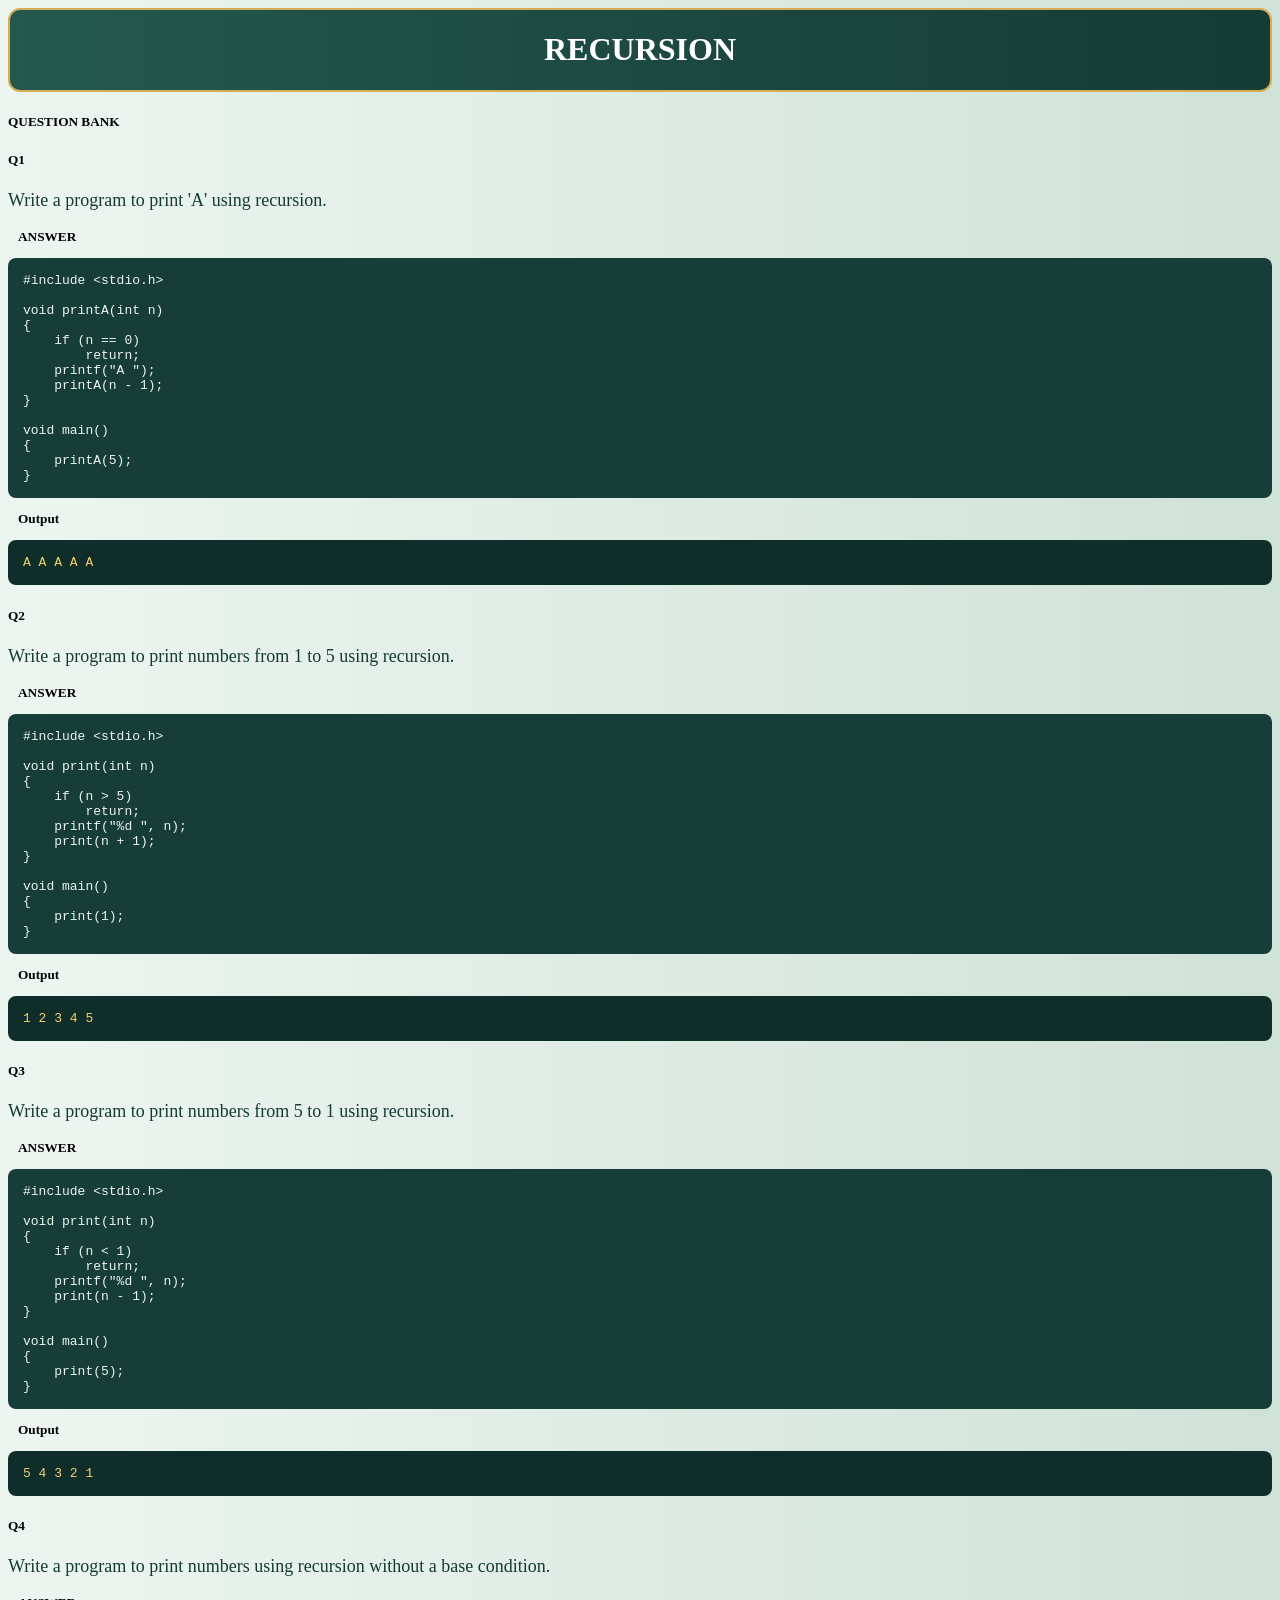
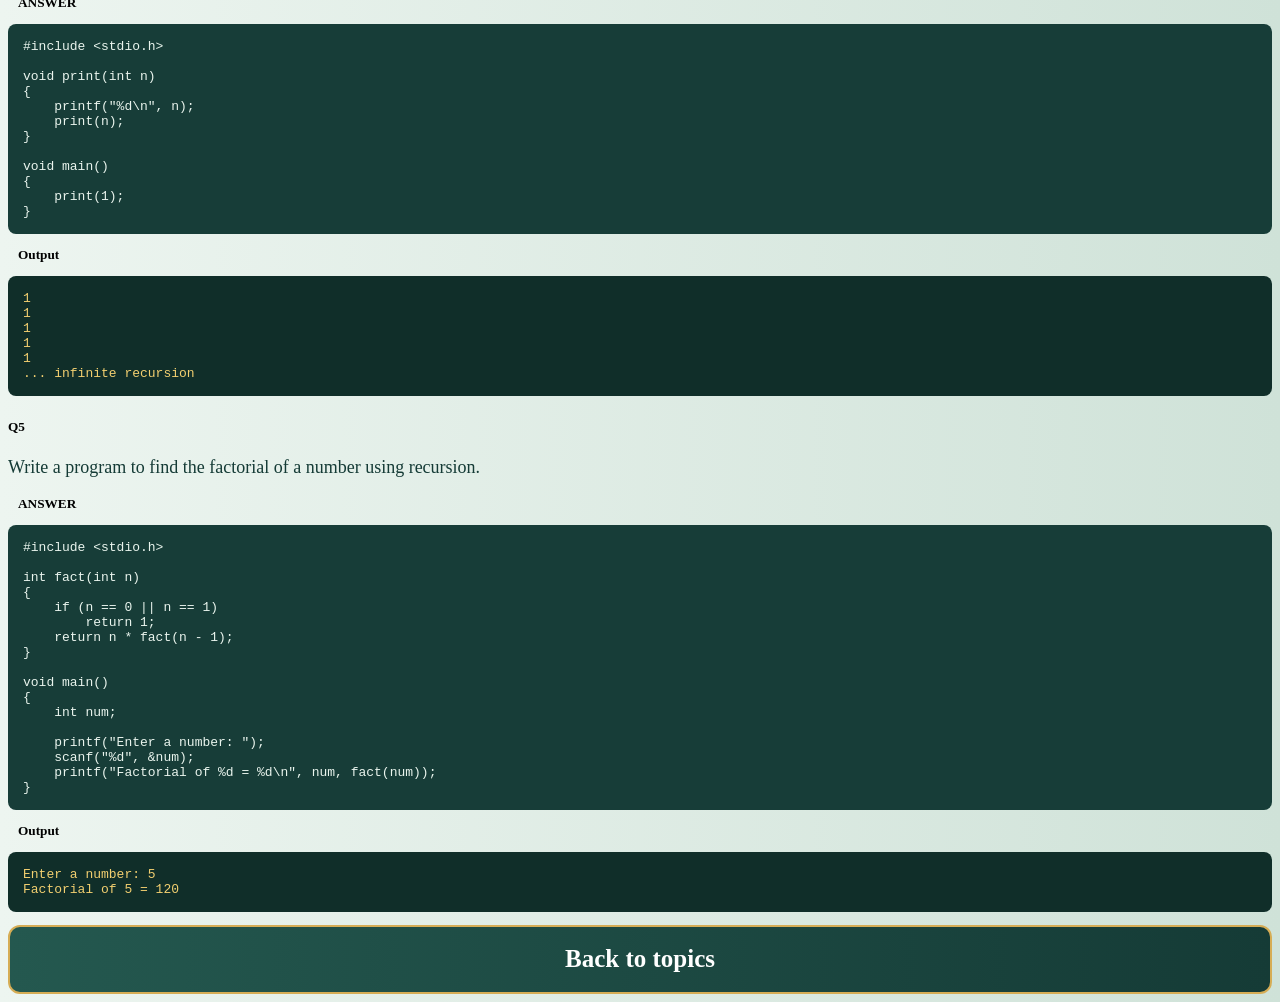
<file: recursion.html>
<!DOCTYPE html>
<html lang="en">
<head>
    <meta charset="UTF-8">
    <meta name="viewport" content="width=device-width, initial-scale=1.0">
    <title>Recursion | C Practice Questions</title>
    <link rel="stylesheet" href="topic.css">
</head>
<body>
    <header>
        <h1>RECURSION</h1>
    </header>

    <main>
        <div class="container">
            <div class="question">
                <h5>QUESTION BANK</h5>
            </div>
        </div>

        <div class="container">
            <div class="question">
                <h5>Q1</h5>
                <p>Write a program to print 'A' using recursion.</p>
            </div>
            <div class="answer">
                <h5>ANSWER</h5>
                <pre><code>#include &lt;stdio.h&gt;

void printA(int n)
{
    if (n == 0)
        return;
    printf("A ");
    printA(n - 1);
}

void main()
{
    printA(5);
}</code></pre>
            </div>
            <div class="output">
                <h5>Output</h5>
                <pre><code>A A A A A</code></pre>
            </div>
        </div>

        <div class="container">
            <div class="question">
                <h5>Q2</h5>
                <p>Write a program to print numbers from 1 to 5 using recursion.</p>
            </div>
            <div class="answer">
                <h5>ANSWER</h5>
                <pre><code>#include &lt;stdio.h&gt;

void print(int n)
{
    if (n &gt; 5)
        return;
    printf("%d ", n);
    print(n + 1);
}

void main()
{
    print(1);
}</code></pre>
            </div>
            <div class="output">
                <h5>Output</h5>
                <pre><code>1 2 3 4 5</code></pre>
            </div>
        </div>

        <div class="container">
            <div class="question">
                <h5>Q3</h5>
                <p>Write a program to print numbers from 5 to 1 using recursion.</p>
            </div>
            <div class="answer">
                <h5>ANSWER</h5>
                <pre><code>#include &lt;stdio.h&gt;

void print(int n)
{
    if (n &lt; 1)
        return;
    printf("%d ", n);
    print(n - 1);
}

void main()
{
    print(5);
}</code></pre>
            </div>
            <div class="output">
                <h5>Output</h5>
                <pre><code>5 4 3 2 1</code></pre>
            </div>
        </div>

        <div class="container">
            <div class="question">
                <h5>Q4</h5>
                <p>Write a program to print numbers using recursion without a base condition.</p>
            </div>
            <div class="answer">
                <h5>ANSWER</h5>
                <pre><code>#include &lt;stdio.h&gt;

void print(int n)
{
    printf("%d\n", n);
    print(n);
}

void main()
{
    print(1);
}</code></pre>
            </div>
            <div class="output">
                <h5>Output</h5>
                <pre><code>1
1
1
1
1
... infinite recursion</code></pre>
            </div>
        </div>

        <div class="container">
            <div class="question">
                <h5>Q5</h5>
                <p>Write a program to find the factorial of a number using recursion.</p>
            </div>
            <div class="answer">
                <h5>ANSWER</h5>
                <pre><code>#include &lt;stdio.h&gt;

int fact(int n)
{
    if (n == 0 || n == 1)
        return 1;
    return n * fact(n - 1);
}

void main()
{
    int num;

    printf("Enter a number: ");
    scanf("%d", &amp;num);
    printf("Factorial of %d = %d\n", num, fact(num));
}</code></pre>
            </div>
            <div class="output">
                <h5>Output</h5>
                <pre><code>Enter a number: 5
Factorial of 5 = 120</code></pre>
            </div>
        </div>
    </main>

    <footer>
        <h3><a href="index.html">Back to topics</a></h3>
    </footer>
</body>
</html>
</file>
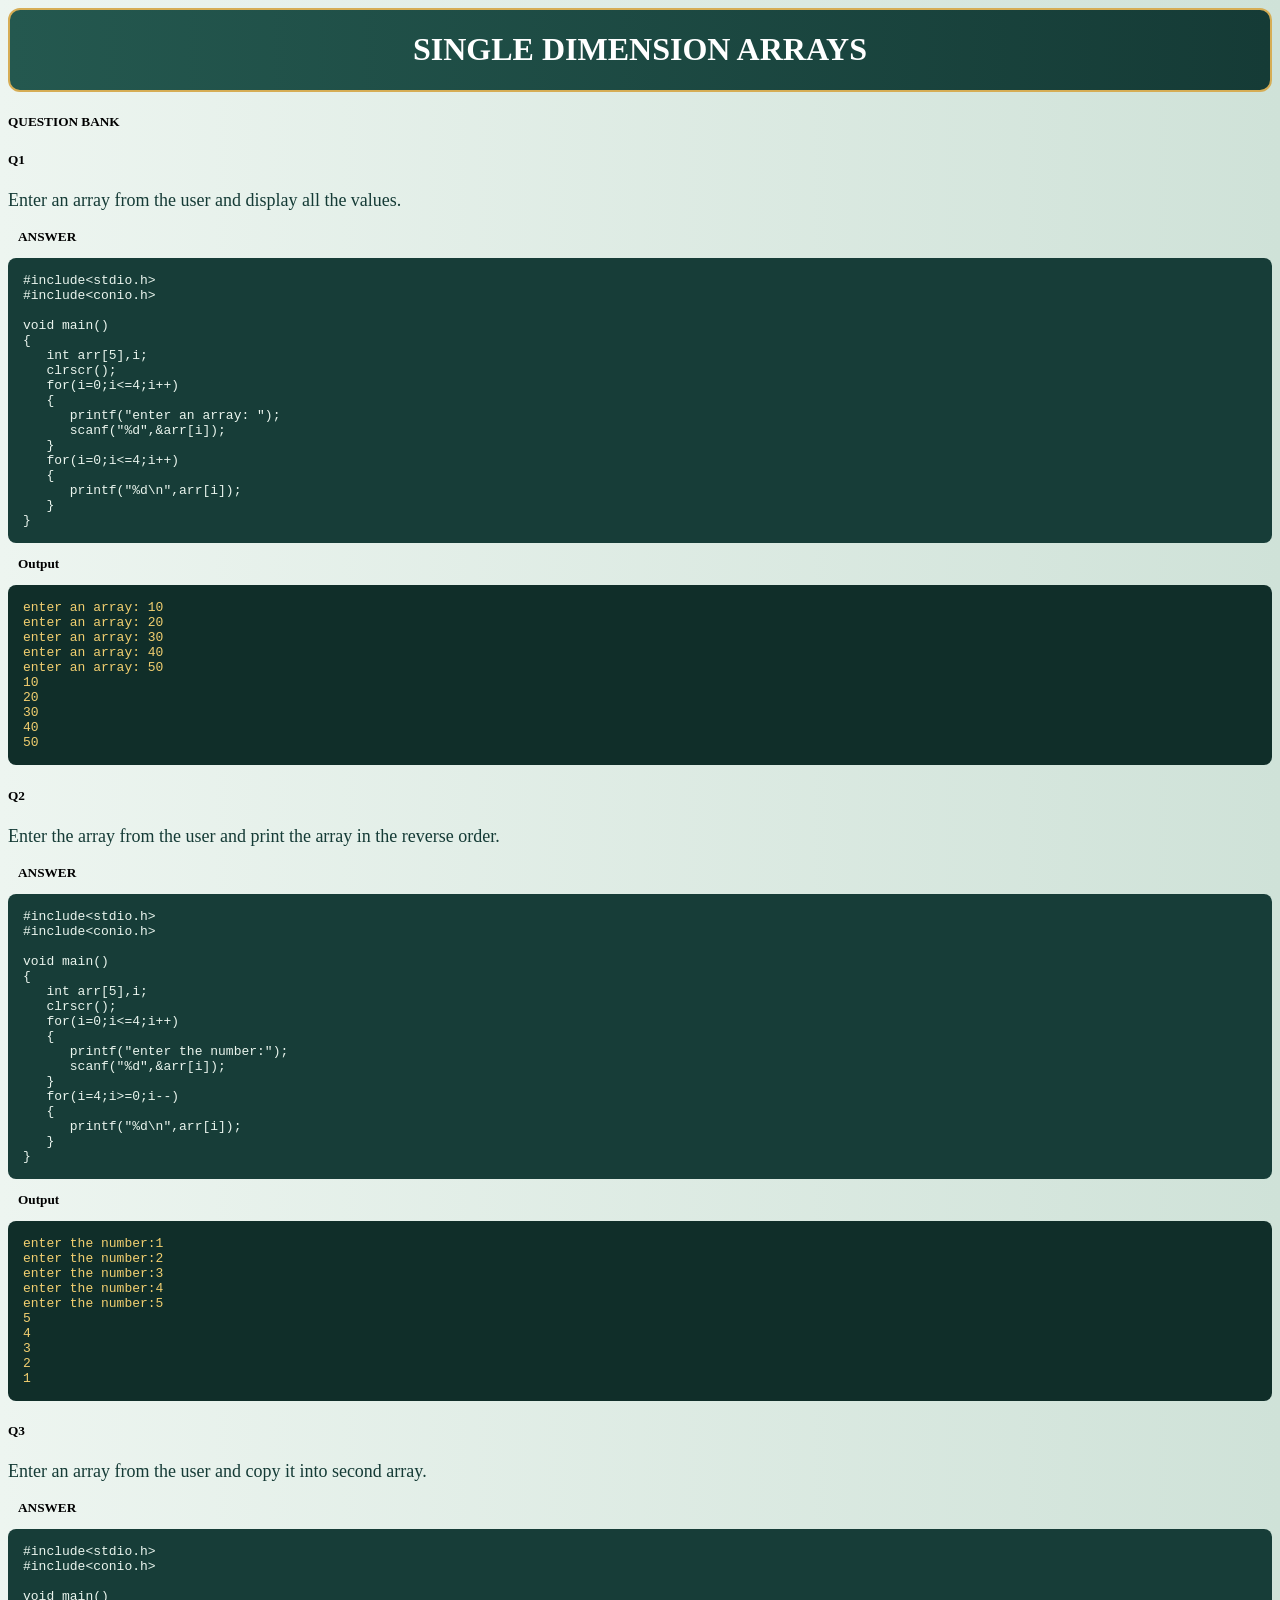
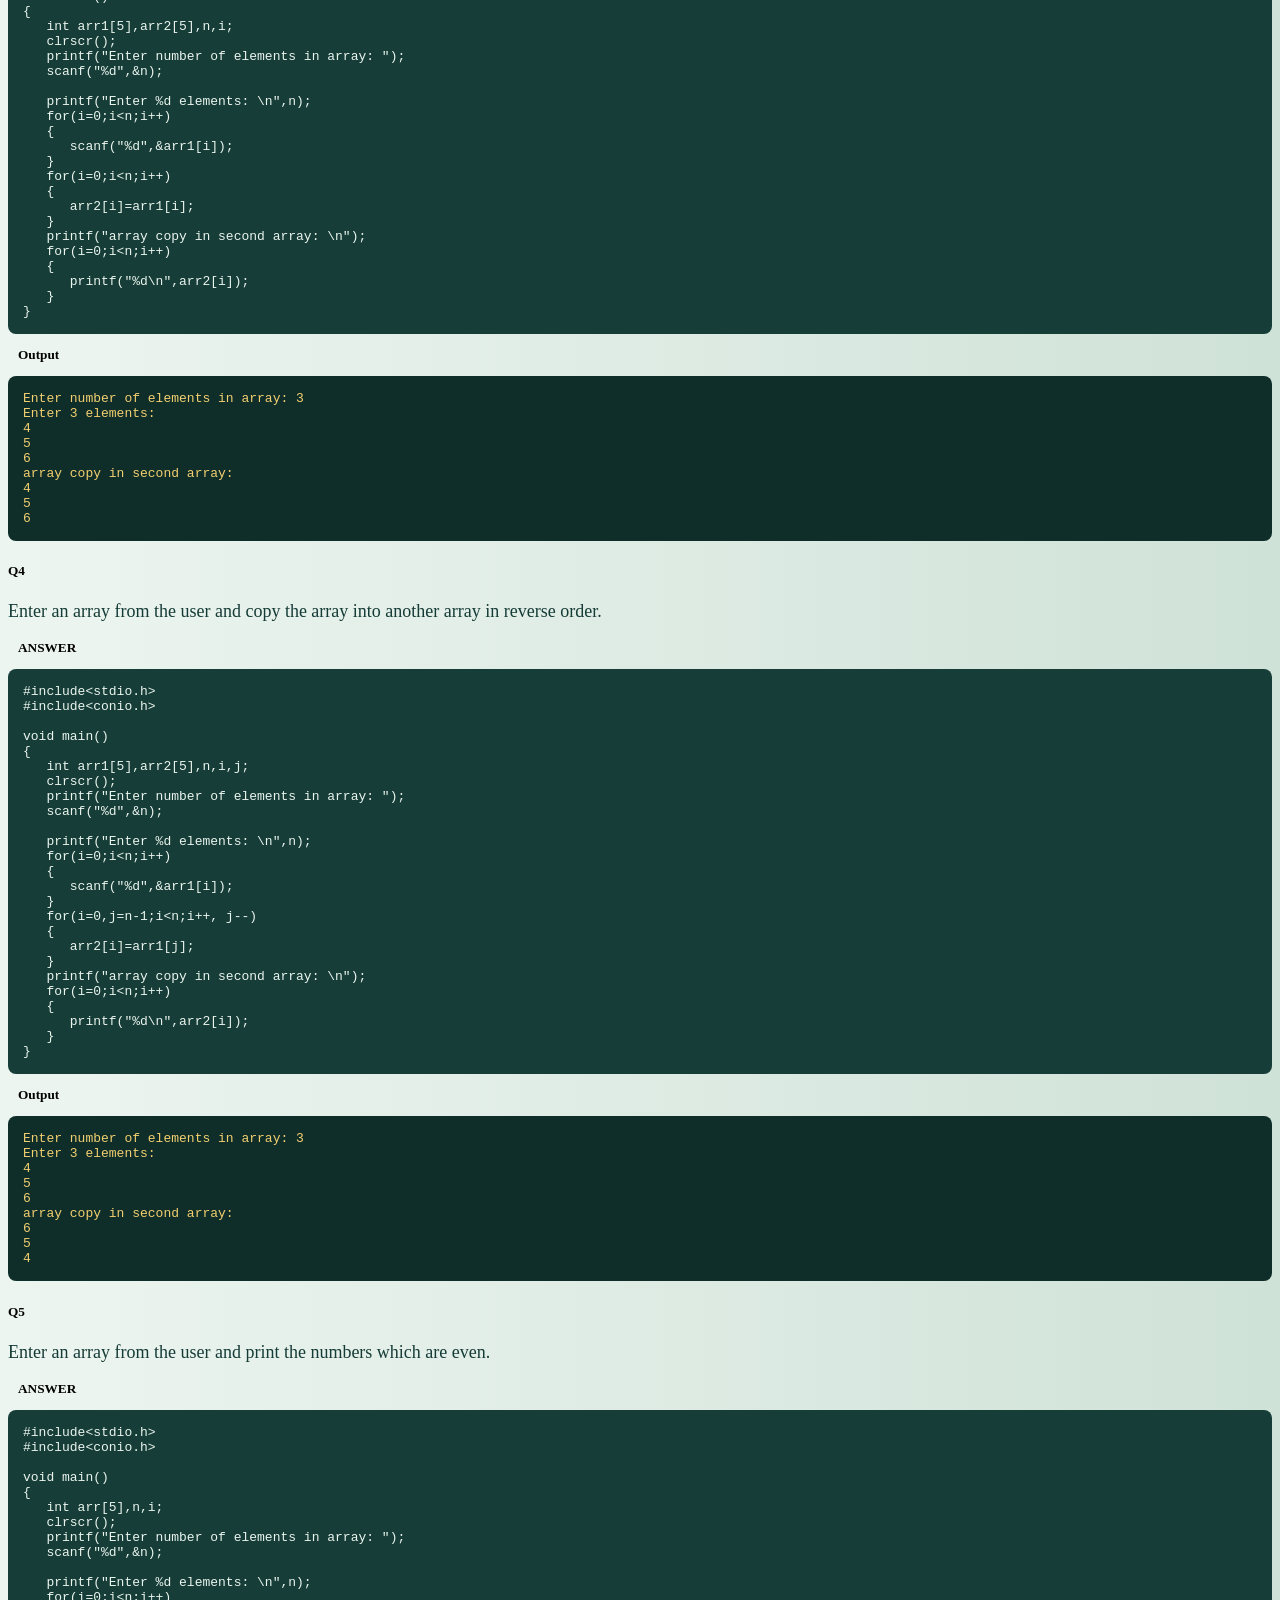
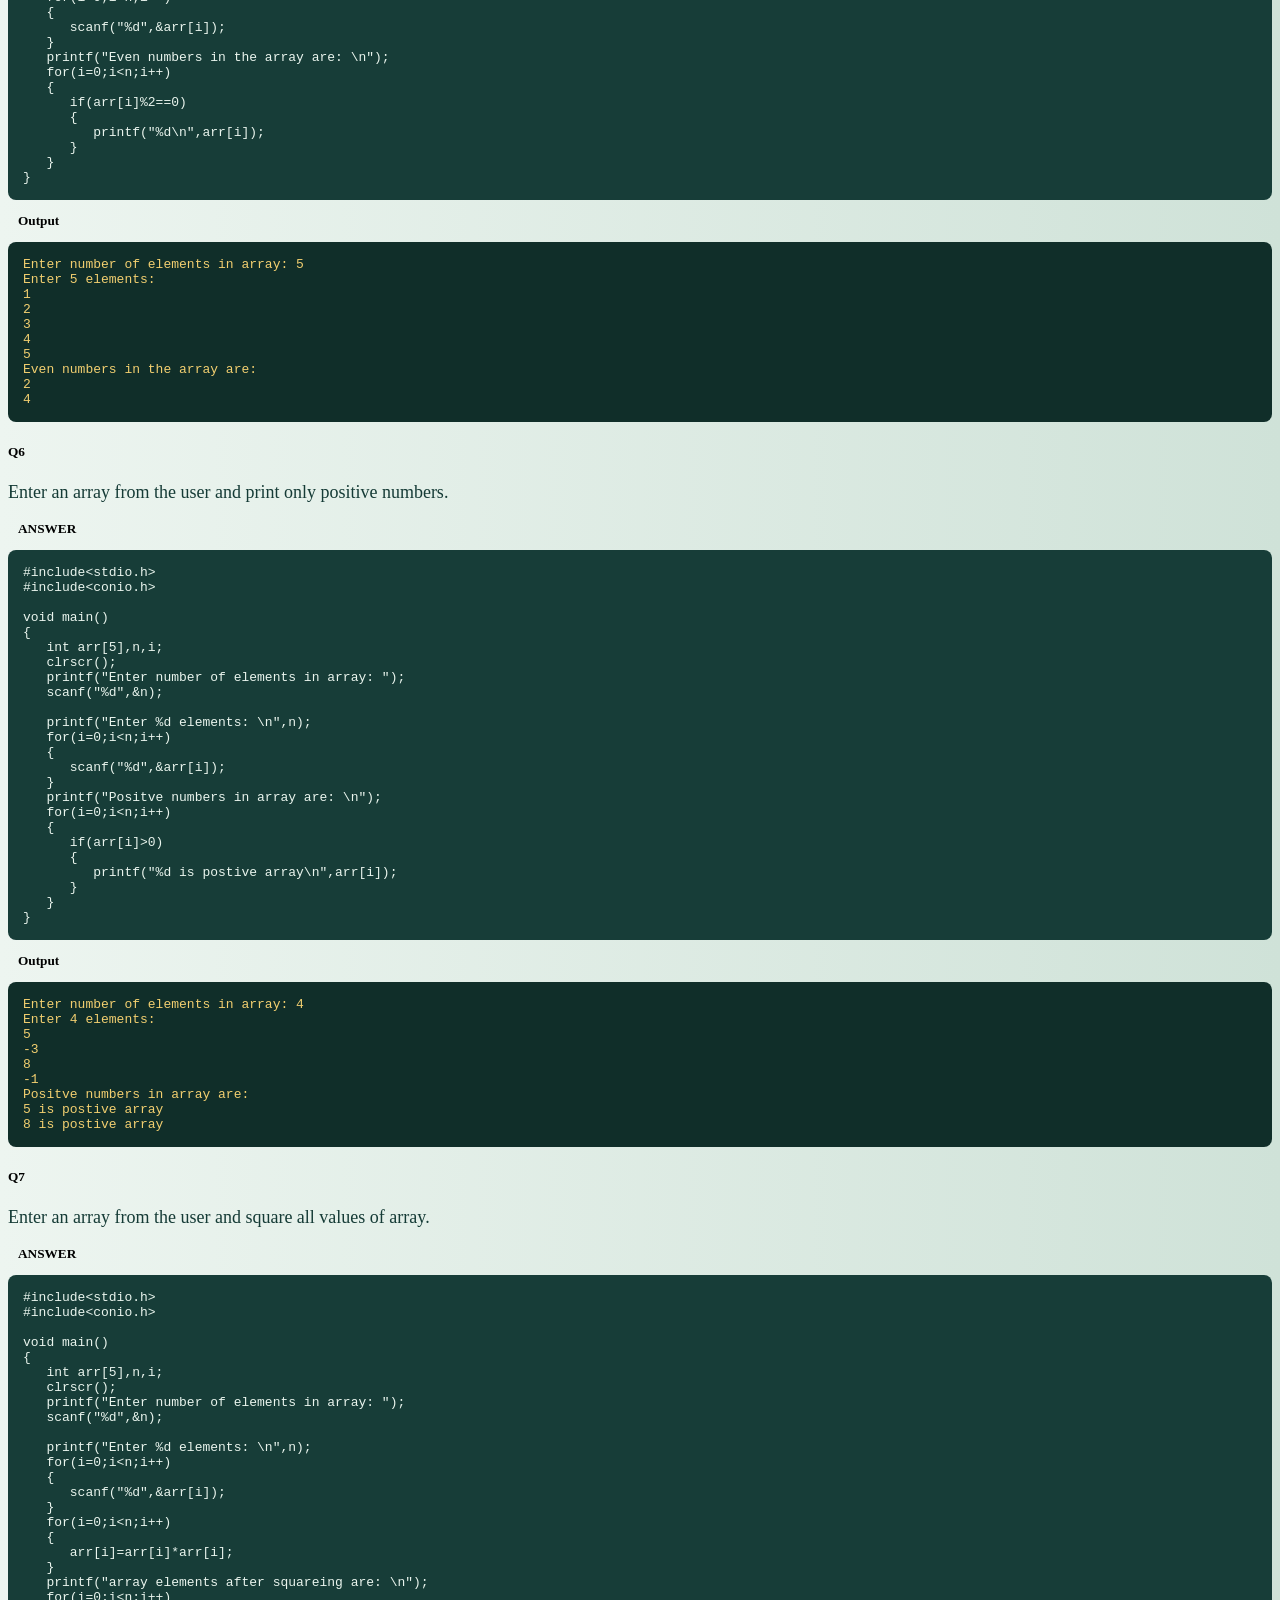
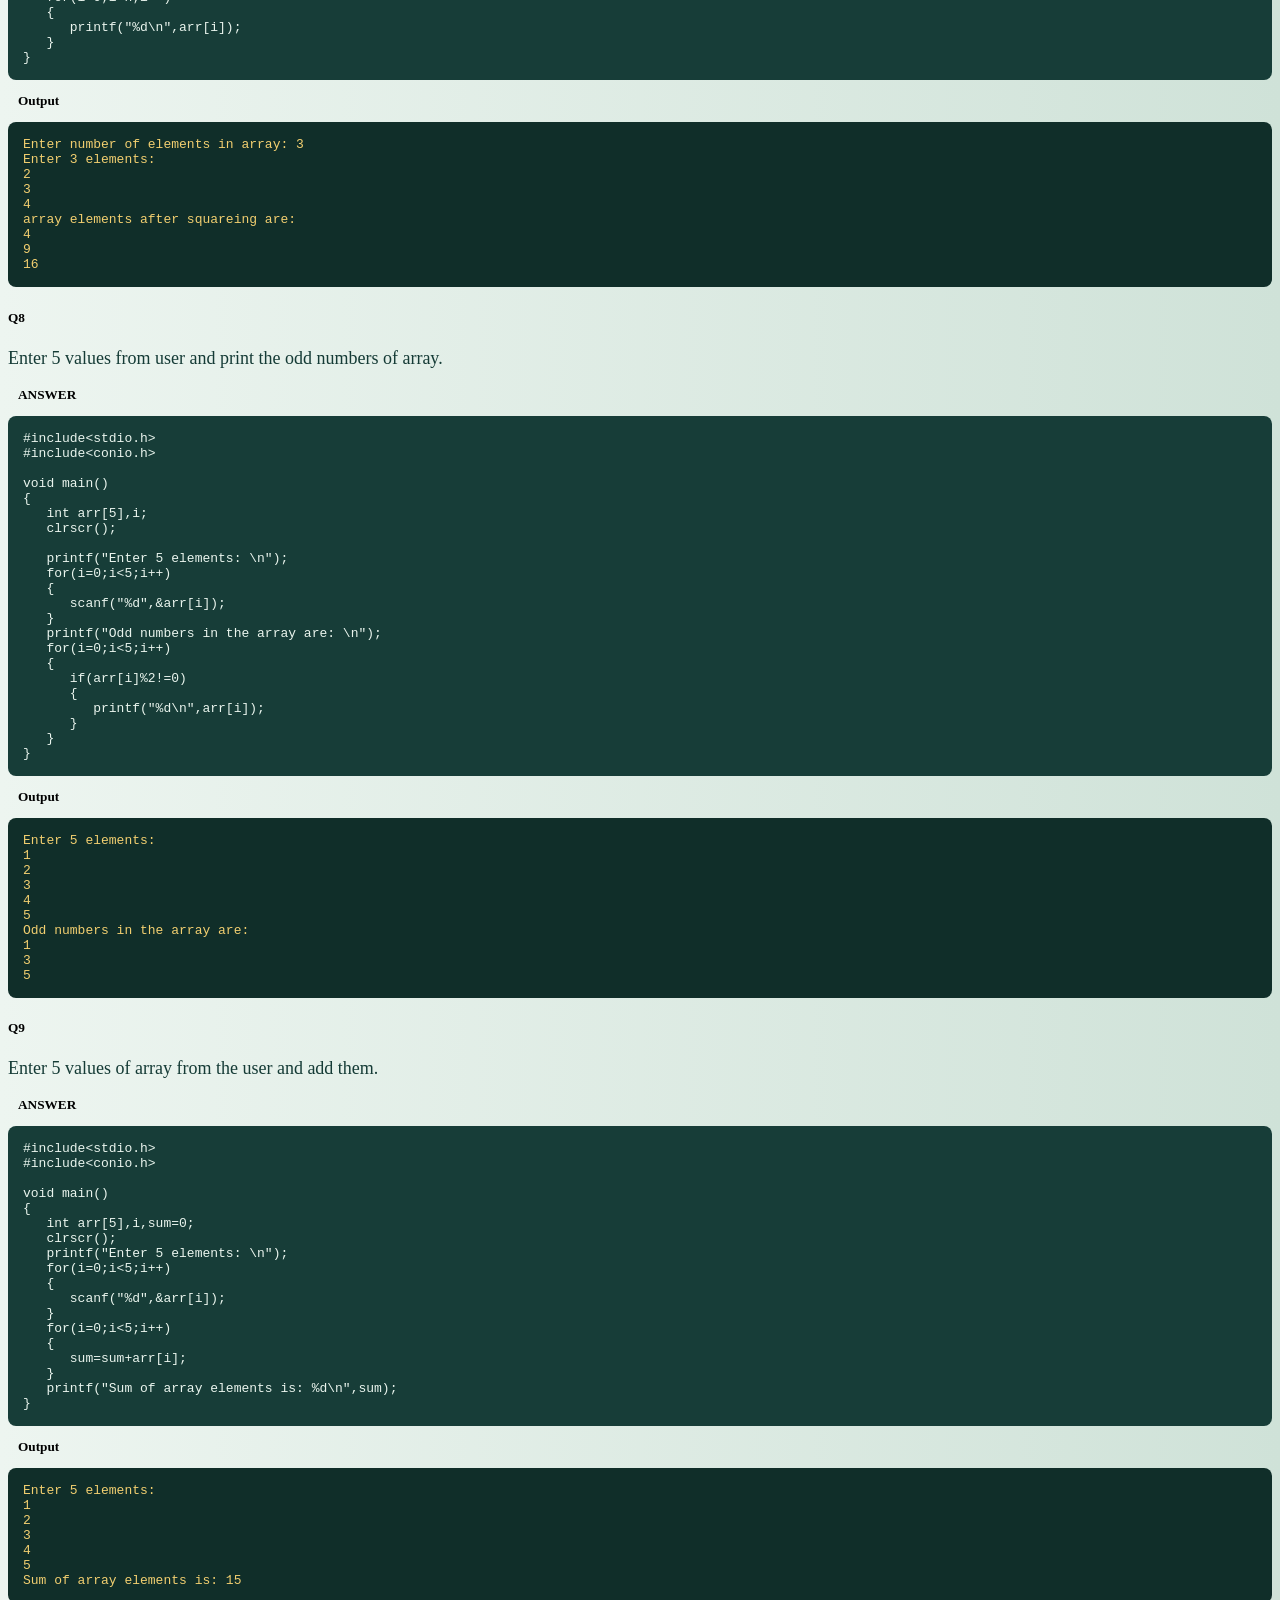
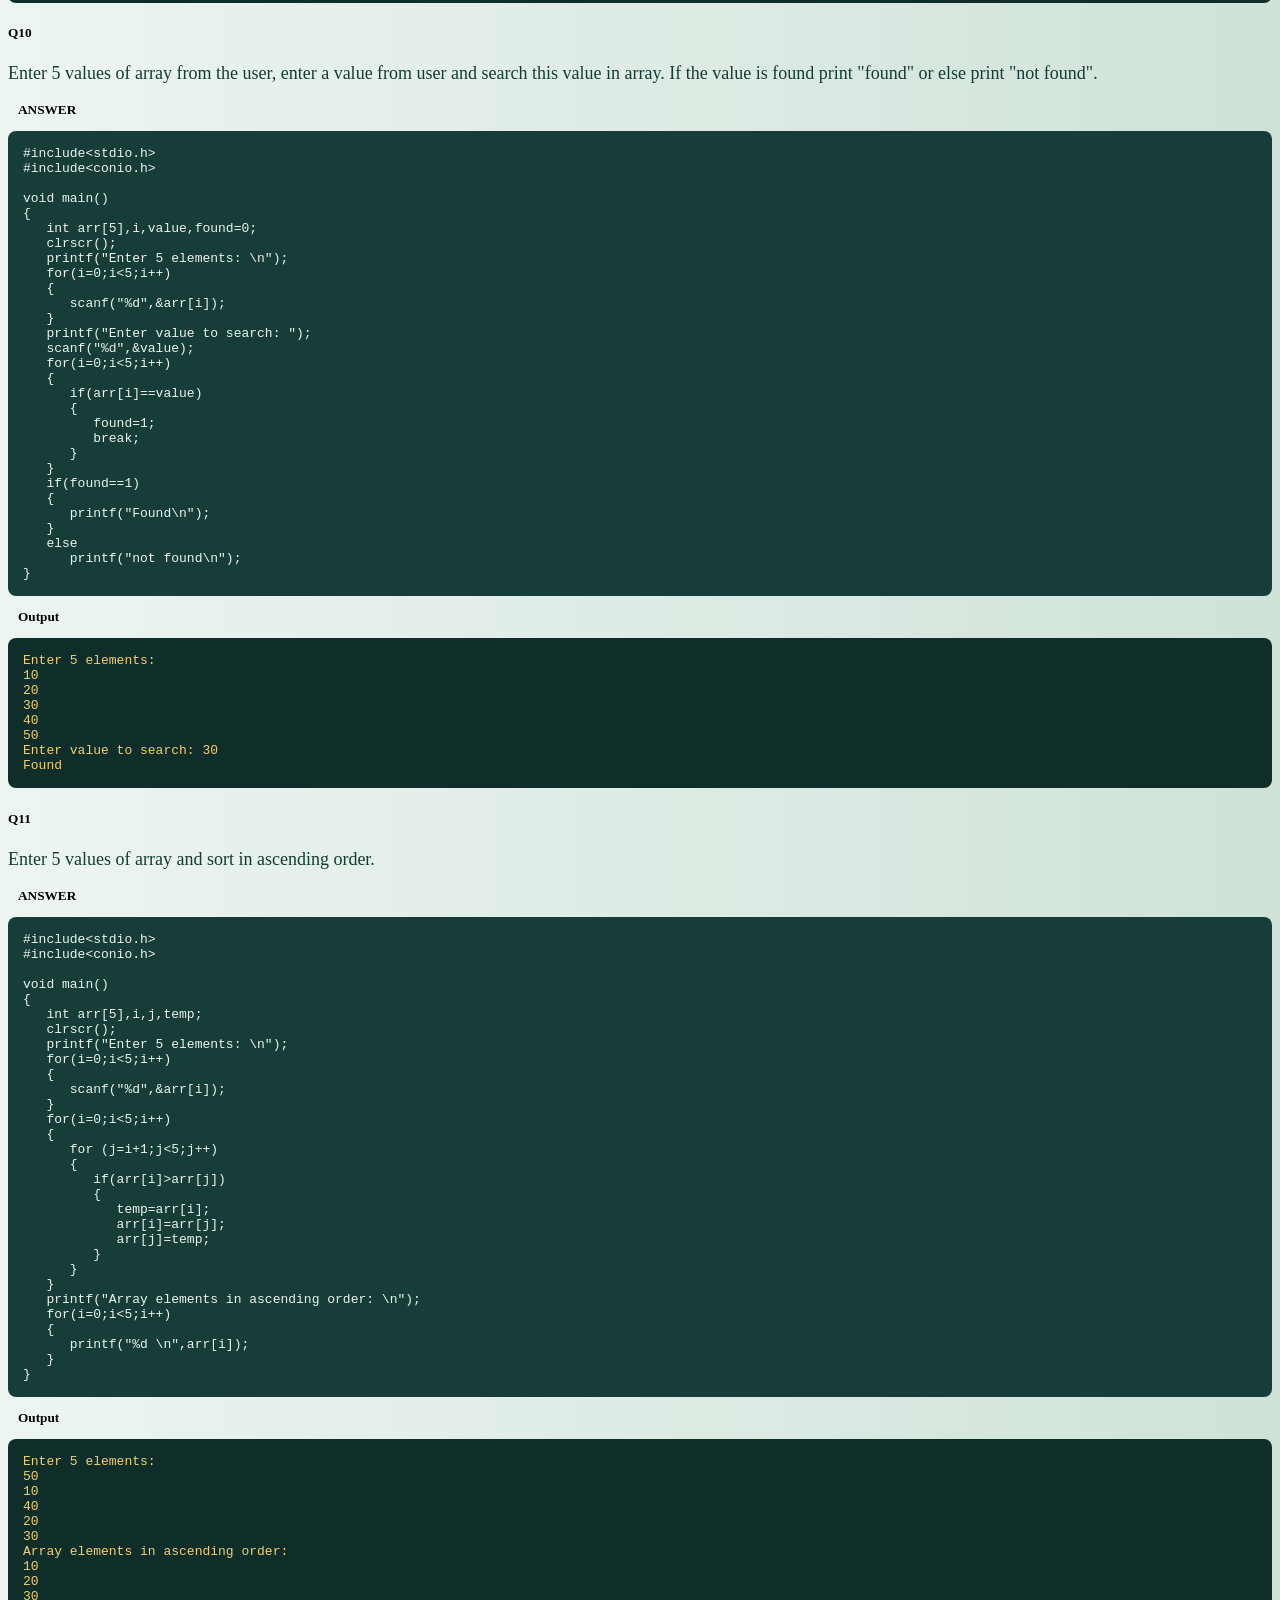
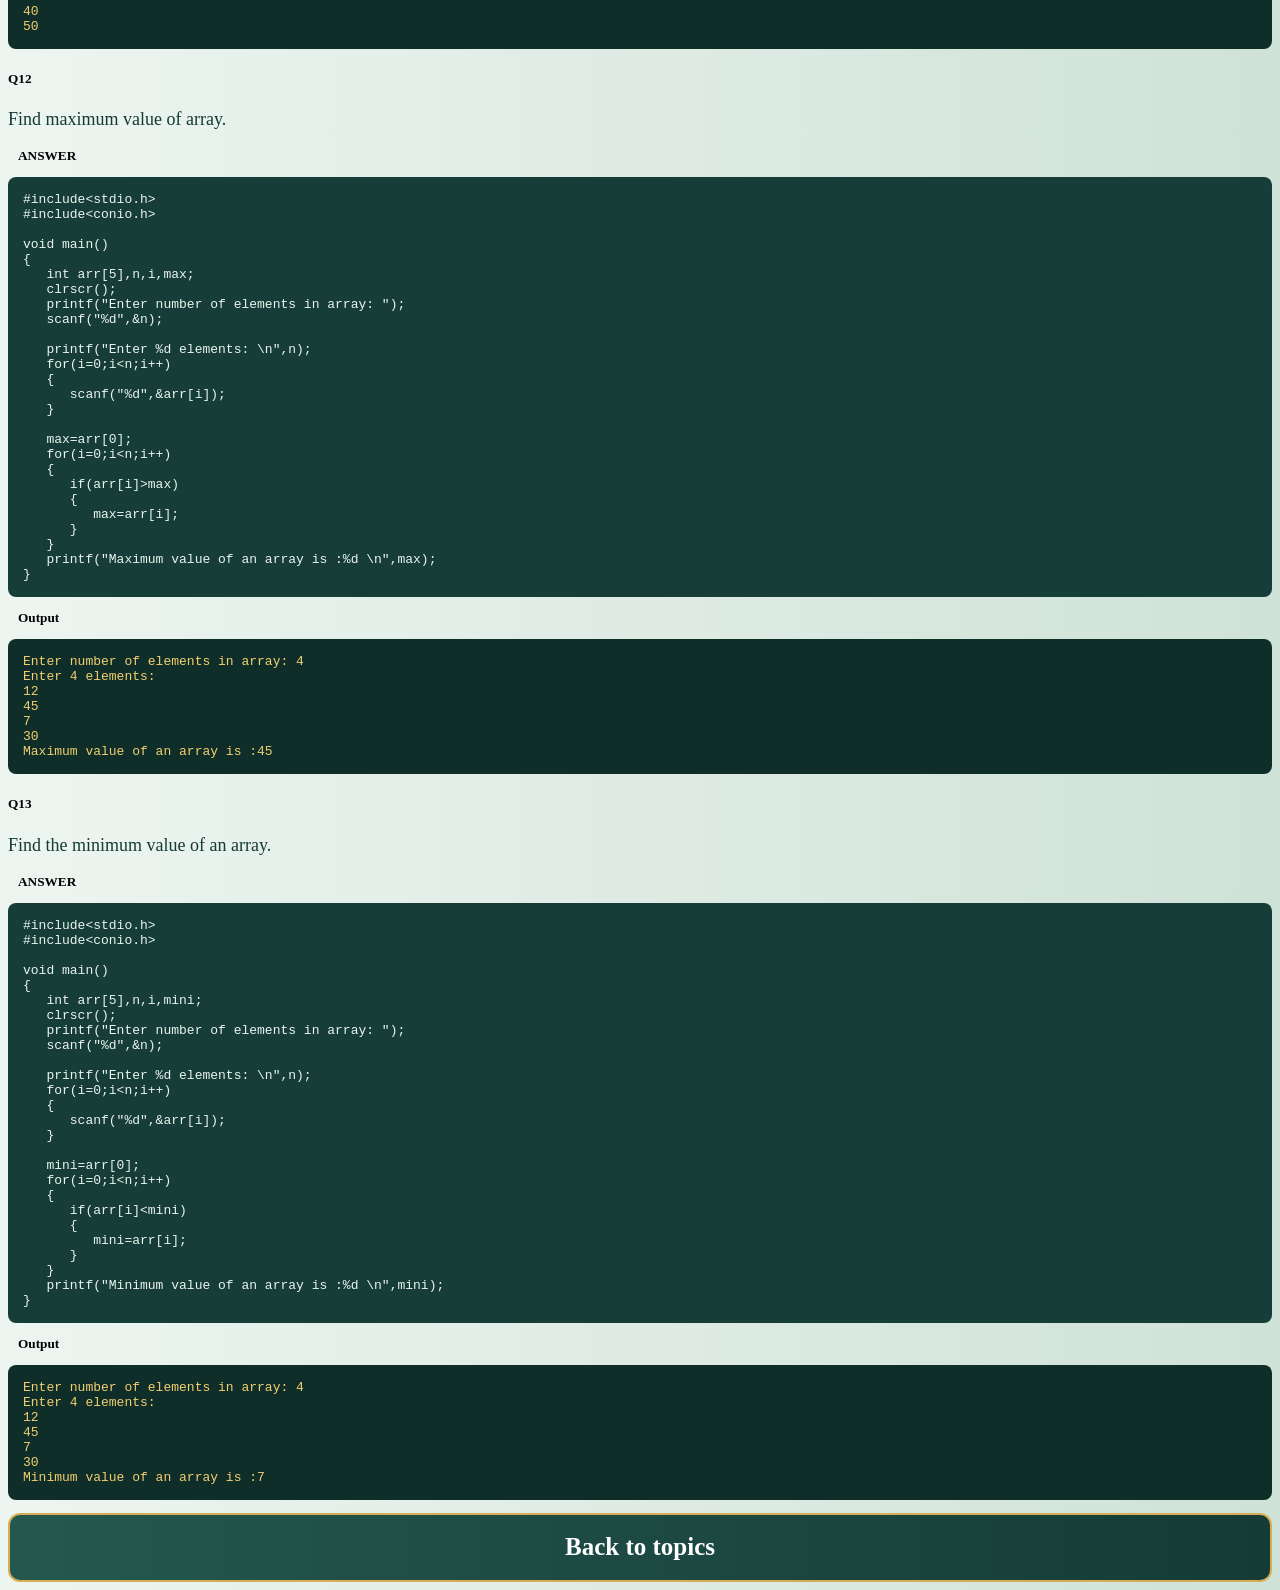
<file: single_dimension_arrays.html>
<!DOCTYPE html>
<html lang="en">
<head>
    <meta charset="UTF-8">
    <meta name="viewport" content="width=device-width, initial-scale=1.0">
    <title>Single Dimension Arrays | C Practice Questions</title>
    <link rel="stylesheet" href="topic.css">
</head>
<body>
    <header>
        <h1>SINGLE DIMENSION ARRAYS</h1>
    </header>

    <main>
        <div class="container">
            <div class="question">
                <h5>QUESTION BANK</h5>
            </div>
        </div>

        <div class="container">
            <div class="question">
                <h5>Q1</h5>
                <p>Enter an array from the user and display all the values.</p>
            </div>
            <div class="answer">
                <h5>ANSWER</h5>
                <pre><code>#include&lt;stdio.h&gt;
#include&lt;conio.h&gt;

void main()
{
   int arr[5],i;
   clrscr();
   for(i=0;i&lt;=4;i++)
   {
      printf("enter an array: ");
      scanf("%d",&amp;arr[i]);
   }
   for(i=0;i&lt;=4;i++)
   {
      printf("%d\n",arr[i]);
   }
}</code></pre>
            </div>
            <div class="output">
                <h5>Output</h5>
                <pre><code>enter an array: 10
enter an array: 20
enter an array: 30
enter an array: 40
enter an array: 50
10
20
30
40
50</code></pre>
            </div>
        </div>

        <div class="container">
            <div class="question">
                <h5>Q2</h5>
                <p>Enter the array from the user and print the array in the reverse order.</p>
            </div>
            <div class="answer">
                <h5>ANSWER</h5>
                <pre><code>#include&lt;stdio.h&gt;
#include&lt;conio.h&gt;

void main()
{
   int arr[5],i;
   clrscr();
   for(i=0;i&lt;=4;i++)
   {
      printf("enter the number:");
      scanf("%d",&amp;arr[i]);
   }
   for(i=4;i&gt;=0;i--)
   {
      printf("%d\n",arr[i]);
   }
}</code></pre>
            </div>
            <div class="output">
                <h5>Output</h5>
                <pre><code>enter the number:1
enter the number:2
enter the number:3
enter the number:4
enter the number:5
5
4
3
2
1</code></pre>
            </div>
        </div>

        <div class="container">
            <div class="question">
                <h5>Q3</h5>
                <p>Enter an array from the user and copy it into second array.</p>
            </div>
            <div class="answer">
                <h5>ANSWER</h5>
                <pre><code>#include&lt;stdio.h&gt;
#include&lt;conio.h&gt;

void main()
{
   int arr1[5],arr2[5],n,i;
   clrscr();
   printf("Enter number of elements in array: ");
   scanf("%d",&amp;n);

   printf("Enter %d elements: \n",n);
   for(i=0;i&lt;n;i++)
   {
      scanf("%d",&amp;arr1[i]);
   }
   for(i=0;i&lt;n;i++)
   {
      arr2[i]=arr1[i];
   }
   printf("array copy in second array: \n");
   for(i=0;i&lt;n;i++)
   {
      printf("%d\n",arr2[i]);
   }
}</code></pre>
            </div>
            <div class="output">
                <h5>Output</h5>
                <pre><code>Enter number of elements in array: 3
Enter 3 elements:
4
5
6
array copy in second array:
4
5
6</code></pre>
            </div>
        </div>

        <div class="container">
            <div class="question">
                <h5>Q4</h5>
                <p>Enter an array from the user and copy the array into another array in reverse order.</p>
            </div>
            <div class="answer">
                <h5>ANSWER</h5>
                <pre><code>#include&lt;stdio.h&gt;
#include&lt;conio.h&gt;

void main()
{
   int arr1[5],arr2[5],n,i,j;
   clrscr();
   printf("Enter number of elements in array: ");
   scanf("%d",&amp;n);

   printf("Enter %d elements: \n",n);
   for(i=0;i&lt;n;i++)
   {
      scanf("%d",&amp;arr1[i]);
   }
   for(i=0,j=n-1;i&lt;n;i++, j--)
   {
      arr2[i]=arr1[j];
   }
   printf("array copy in second array: \n");
   for(i=0;i&lt;n;i++)
   {
      printf("%d\n",arr2[i]);
   }
}</code></pre>
            </div>
            <div class="output">
                <h5>Output</h5>
                <pre><code>Enter number of elements in array: 3
Enter 3 elements:
4
5
6
array copy in second array:
6
5
4</code></pre>
            </div>
        </div>

        <div class="container">
            <div class="question">
                <h5>Q5</h5>
                <p>Enter an array from the user and print the numbers which are even.</p>
            </div>
            <div class="answer">
                <h5>ANSWER</h5>
                <pre><code>#include&lt;stdio.h&gt;
#include&lt;conio.h&gt;

void main()
{
   int arr[5],n,i;
   clrscr();
   printf("Enter number of elements in array: ");
   scanf("%d",&amp;n);

   printf("Enter %d elements: \n",n);
   for(i=0;i&lt;n;i++)
   {
      scanf("%d",&amp;arr[i]);
   }
   printf("Even numbers in the array are: \n");
   for(i=0;i&lt;n;i++)
   {
      if(arr[i]%2==0)
      {
         printf("%d\n",arr[i]);
      }
   }
}</code></pre>
            </div>
            <div class="output">
                <h5>Output</h5>
                <pre><code>Enter number of elements in array: 5
Enter 5 elements:
1
2
3
4
5
Even numbers in the array are:
2
4</code></pre>
            </div>
        </div>

        <div class="container">
            <div class="question">
                <h5>Q6</h5>
                <p>Enter an array from the user and print only positive numbers.</p>
            </div>
            <div class="answer">
                <h5>ANSWER</h5>
                <pre><code>#include&lt;stdio.h&gt;
#include&lt;conio.h&gt;

void main()
{
   int arr[5],n,i;
   clrscr();
   printf("Enter number of elements in array: ");
   scanf("%d",&amp;n);

   printf("Enter %d elements: \n",n);
   for(i=0;i&lt;n;i++)
   {
      scanf("%d",&amp;arr[i]);
   }
   printf("Positve numbers in array are: \n");
   for(i=0;i&lt;n;i++)
   {
      if(arr[i]&gt;0)
      {
         printf("%d is postive array\n",arr[i]);
      }
   }
}</code></pre>
            </div>
            <div class="output">
                <h5>Output</h5>
                <pre><code>Enter number of elements in array: 4
Enter 4 elements:
5
-3
8
-1
Positve numbers in array are:
5 is postive array
8 is postive array</code></pre>
            </div>
        </div>

        <div class="container">
            <div class="question">
                <h5>Q7</h5>
                <p>Enter an array from the user and square all values of array.</p>
            </div>
            <div class="answer">
                <h5>ANSWER</h5>
                <pre><code>#include&lt;stdio.h&gt;
#include&lt;conio.h&gt;

void main()
{
   int arr[5],n,i;
   clrscr();
   printf("Enter number of elements in array: ");
   scanf("%d",&amp;n);

   printf("Enter %d elements: \n",n);
   for(i=0;i&lt;n;i++)
   {
      scanf("%d",&amp;arr[i]);
   }
   for(i=0;i&lt;n;i++)
   {
      arr[i]=arr[i]*arr[i];
   }
   printf("array elements after squareing are: \n");
   for(i=0;i&lt;n;i++)
   {
      printf("%d\n",arr[i]);
   }
}</code></pre>
            </div>
            <div class="output">
                <h5>Output</h5>
                <pre><code>Enter number of elements in array: 3
Enter 3 elements:
2
3
4
array elements after squareing are:
4
9
16</code></pre>
            </div>
        </div>

        <div class="container">
            <div class="question">
                <h5>Q8</h5>
                <p>Enter 5 values from user and print the odd numbers of array.</p>
            </div>
            <div class="answer">
                <h5>ANSWER</h5>
                <pre><code>#include&lt;stdio.h&gt;
#include&lt;conio.h&gt;

void main()
{
   int arr[5],i;
   clrscr();

   printf("Enter 5 elements: \n");
   for(i=0;i&lt;5;i++)
   {
      scanf("%d",&amp;arr[i]);
   }
   printf("Odd numbers in the array are: \n");
   for(i=0;i&lt;5;i++)
   {
      if(arr[i]%2!=0)
      {
         printf("%d\n",arr[i]);
      }
   }
}</code></pre>
            </div>
            <div class="output">
                <h5>Output</h5>
                <pre><code>Enter 5 elements:
1
2
3
4
5
Odd numbers in the array are:
1
3
5</code></pre>
            </div>
        </div>

        <div class="container">
            <div class="question">
                <h5>Q9</h5>
                <p>Enter 5 values of array from the user and add them.</p>
            </div>
            <div class="answer">
                <h5>ANSWER</h5>
                <pre><code>#include&lt;stdio.h&gt;
#include&lt;conio.h&gt;

void main()
{
   int arr[5],i,sum=0;
   clrscr();
   printf("Enter 5 elements: \n");
   for(i=0;i&lt;5;i++)
   {
      scanf("%d",&amp;arr[i]);
   }
   for(i=0;i&lt;5;i++)
   {
      sum=sum+arr[i];
   }
   printf("Sum of array elements is: %d\n",sum);
}</code></pre>
            </div>
            <div class="output">
                <h5>Output</h5>
                <pre><code>Enter 5 elements:
1
2
3
4
5
Sum of array elements is: 15</code></pre>
            </div>
        </div>

        <div class="container">
            <div class="question">
                <h5>Q10</h5>
                <p>Enter 5 values of array from the user, enter a value from user and search this value in array. If the value is found print "found" or else print "not found".</p>
            </div>
            <div class="answer">
                <h5>ANSWER</h5>
                <pre><code>#include&lt;stdio.h&gt;
#include&lt;conio.h&gt;

void main()
{
   int arr[5],i,value,found=0;
   clrscr();
   printf("Enter 5 elements: \n");
   for(i=0;i&lt;5;i++)
   {
      scanf("%d",&amp;arr[i]);
   }
   printf("Enter value to search: ");
   scanf("%d",&amp;value);
   for(i=0;i&lt;5;i++)
   {
      if(arr[i]==value)
      {
         found=1;
         break;
      }
   }
   if(found==1)
   {
      printf("Found\n");
   }
   else
      printf("not found\n");
}</code></pre>
            </div>
            <div class="output">
                <h5>Output</h5>
                <pre><code>Enter 5 elements:
10
20
30
40
50
Enter value to search: 30
Found</code></pre>
            </div>
        </div>

        <div class="container">
            <div class="question">
                <h5>Q11</h5>
                <p>Enter 5 values of array and sort in ascending order.</p>
            </div>
            <div class="answer">
                <h5>ANSWER</h5>
                <pre><code>#include&lt;stdio.h&gt;
#include&lt;conio.h&gt;

void main()
{
   int arr[5],i,j,temp;
   clrscr();
   printf("Enter 5 elements: \n");
   for(i=0;i&lt;5;i++)
   {
      scanf("%d",&amp;arr[i]);
   }
   for(i=0;i&lt;5;i++)
   {
      for (j=i+1;j&lt;5;j++)
      {
         if(arr[i]&gt;arr[j])
         {
            temp=arr[i];
            arr[i]=arr[j];
            arr[j]=temp;
         }
      }
   }
   printf("Array elements in ascending order: \n");
   for(i=0;i&lt;5;i++)
   {
      printf("%d \n",arr[i]);
   }
}</code></pre>
            </div>
            <div class="output">
                <h5>Output</h5>
                <pre><code>Enter 5 elements:
50
10
40
20
30
Array elements in ascending order:
10
20
30
40
50</code></pre>
            </div>
        </div>

        <div class="container">
            <div class="question">
                <h5>Q12</h5>
                <p>Find maximum value of array.</p>
            </div>
            <div class="answer">
                <h5>ANSWER</h5>
                <pre><code>#include&lt;stdio.h&gt;
#include&lt;conio.h&gt;

void main()
{
   int arr[5],n,i,max;
   clrscr();
   printf("Enter number of elements in array: ");
   scanf("%d",&amp;n);

   printf("Enter %d elements: \n",n);
   for(i=0;i&lt;n;i++)
   {
      scanf("%d",&amp;arr[i]);
   }

   max=arr[0];
   for(i=0;i&lt;n;i++)
   {
      if(arr[i]&gt;max)
      {
         max=arr[i];
      }
   }
   printf("Maximum value of an array is :%d \n",max);
}</code></pre>
            </div>
            <div class="output">
                <h5>Output</h5>
                <pre><code>Enter number of elements in array: 4
Enter 4 elements:
12
45
7
30
Maximum value of an array is :45</code></pre>
            </div>
        </div>

        <div class="container">
            <div class="question">
                <h5>Q13</h5>
                <p>Find the minimum value of an array.</p>
            </div>
            <div class="answer">
                <h5>ANSWER</h5>
                <pre><code>#include&lt;stdio.h&gt;
#include&lt;conio.h&gt;

void main()
{
   int arr[5],n,i,mini;
   clrscr();
   printf("Enter number of elements in array: ");
   scanf("%d",&amp;n);

   printf("Enter %d elements: \n",n);
   for(i=0;i&lt;n;i++)
   {
      scanf("%d",&amp;arr[i]);
   }

   mini=arr[0];
   for(i=0;i&lt;n;i++)
   {
      if(arr[i]&lt;mini)
      {
         mini=arr[i];
      }
   }
   printf("Minimum value of an array is :%d \n",mini);
}</code></pre>
            </div>
            <div class="output">
                <h5>Output</h5>
                <pre><code>Enter number of elements in array: 4
Enter 4 elements:
12
45
7
30
Minimum value of an array is :7</code></pre>
            </div>
        </div>
    </main>
    <footer><h3><a href="index.html">Back to topics</a></h3></footer>
</body>
</html>
</file>
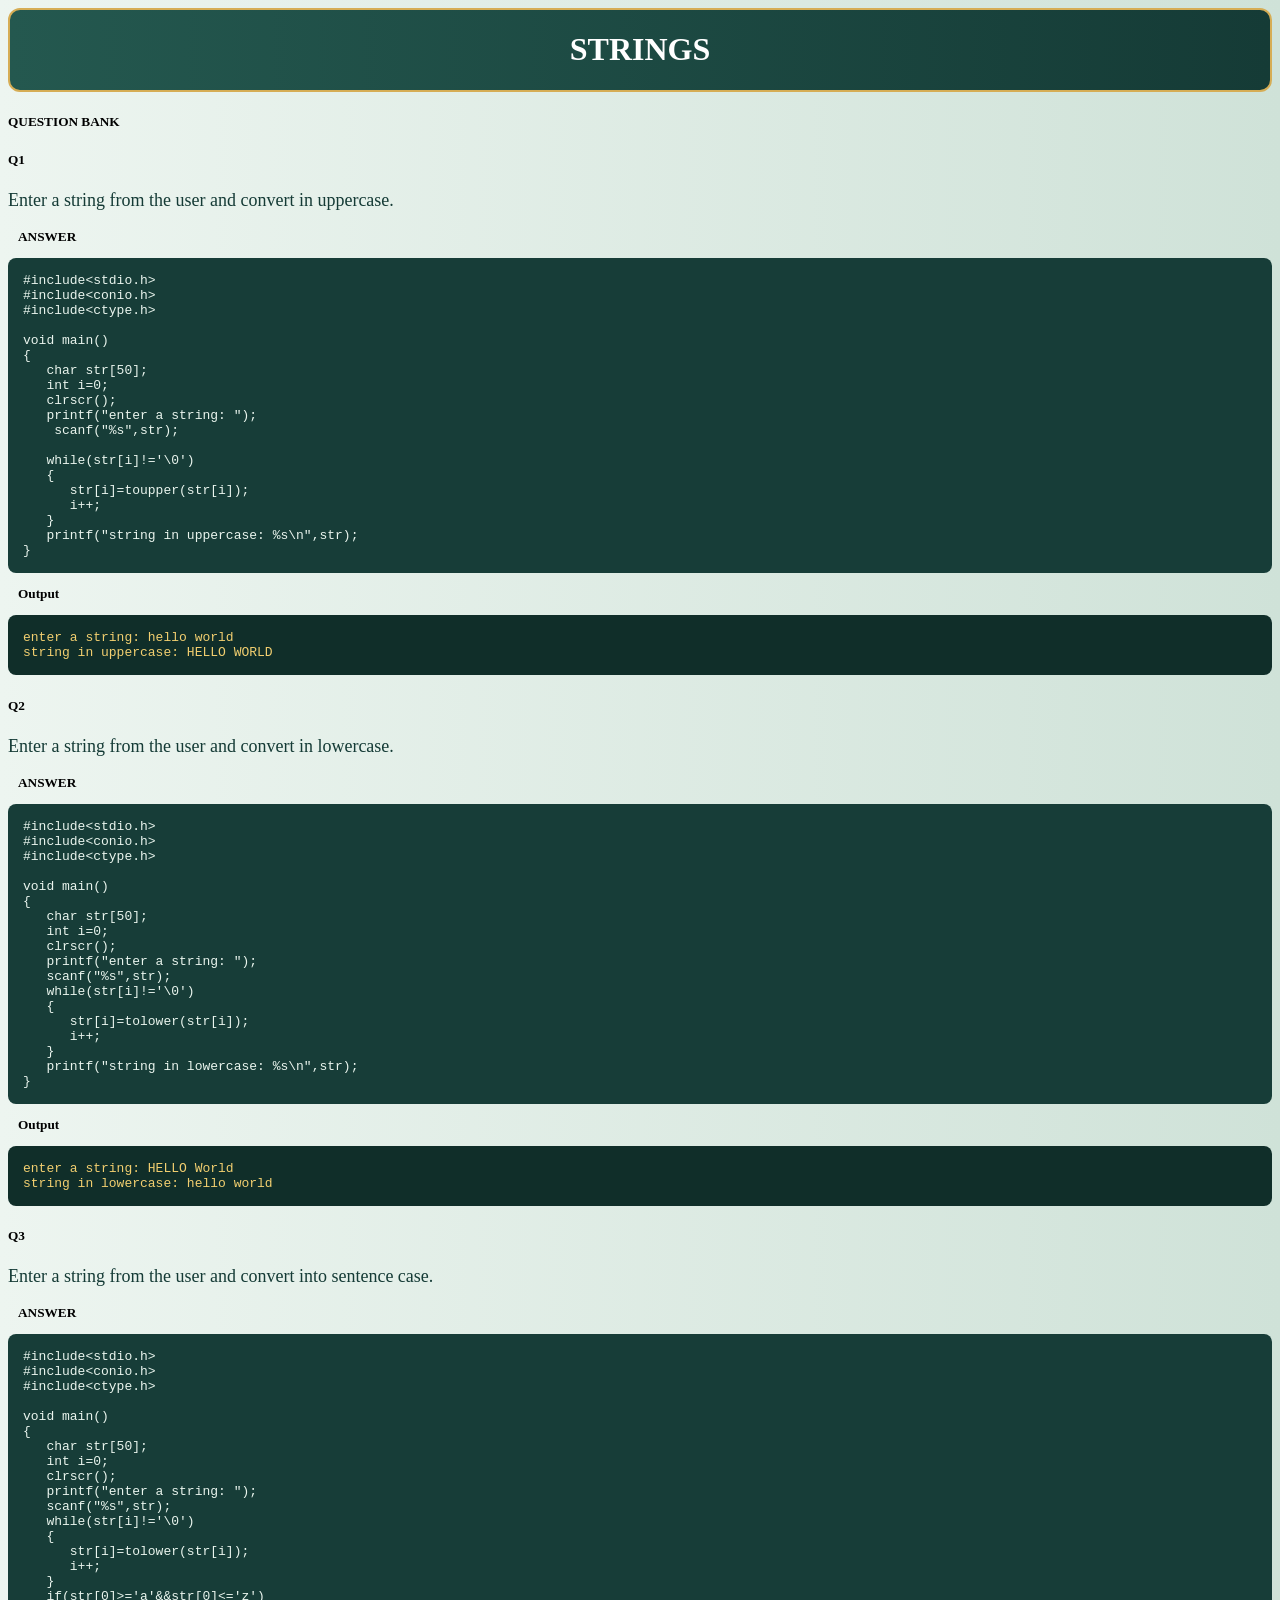
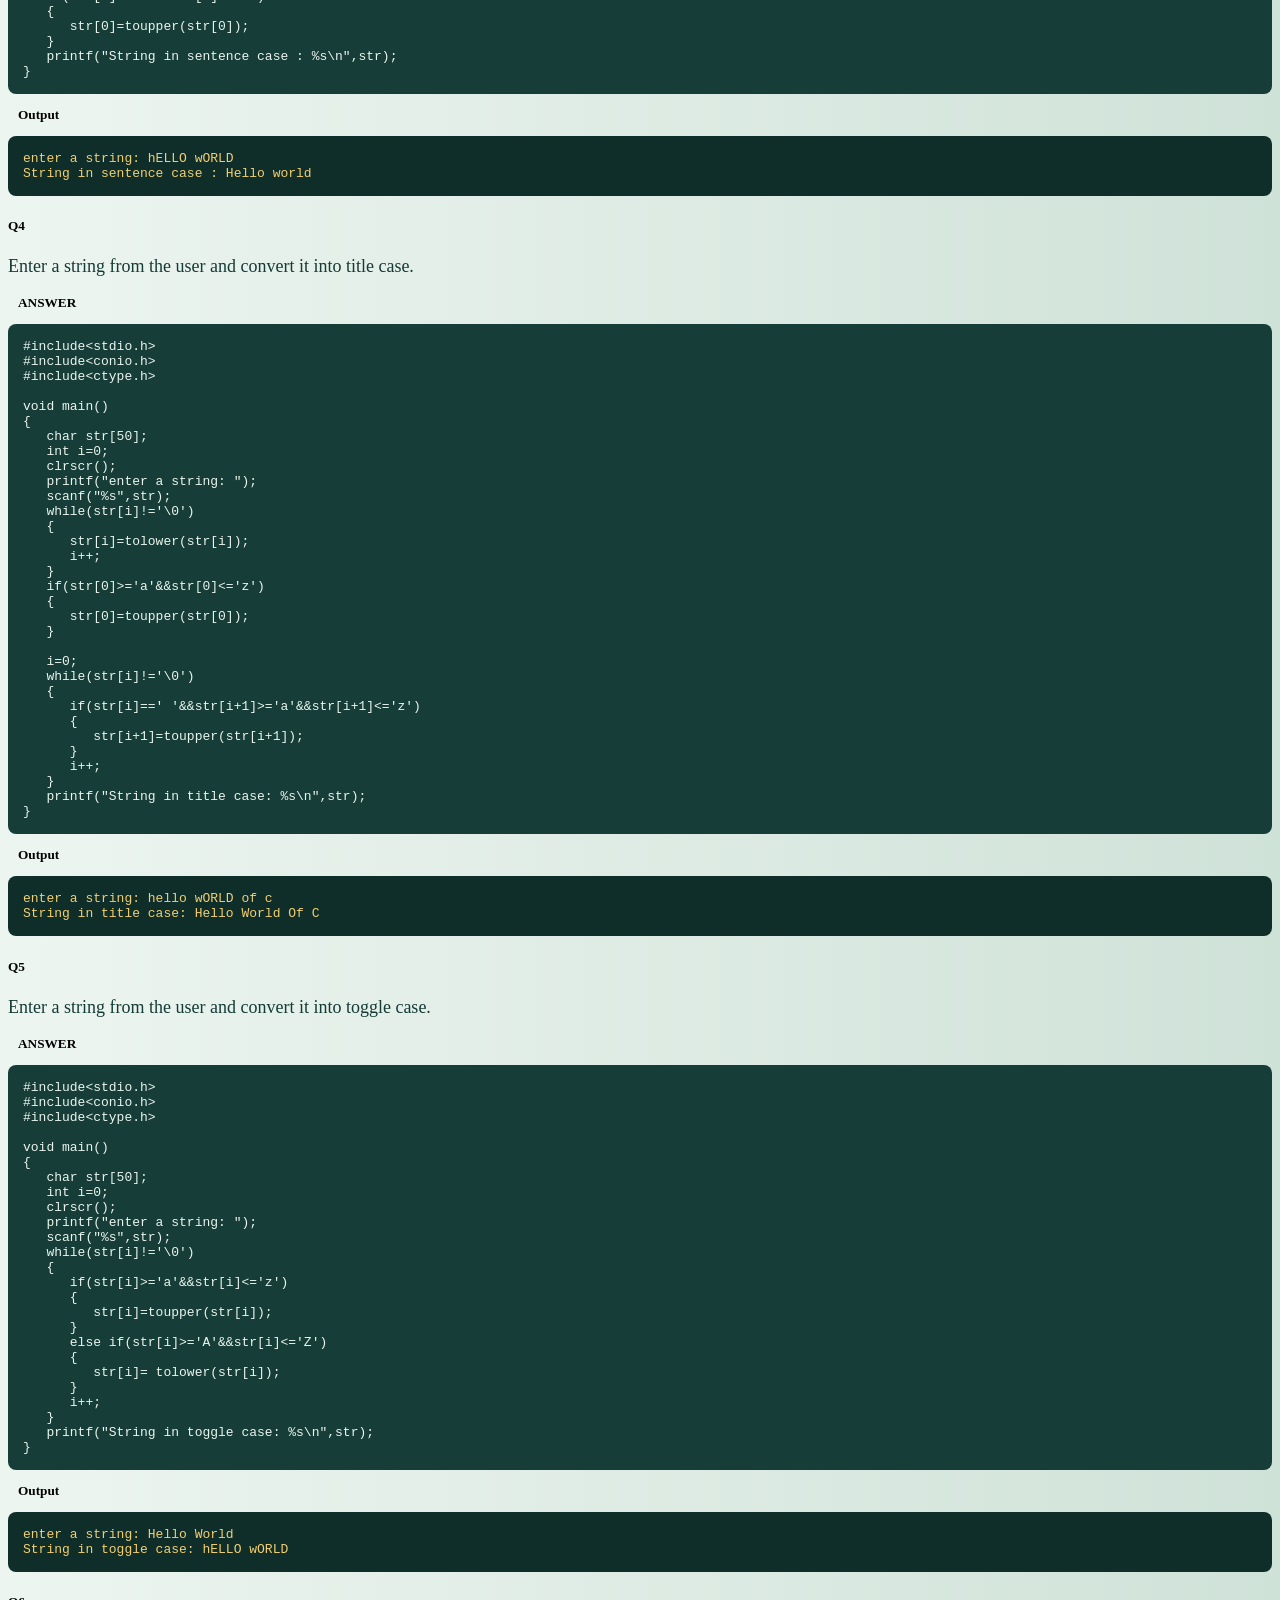
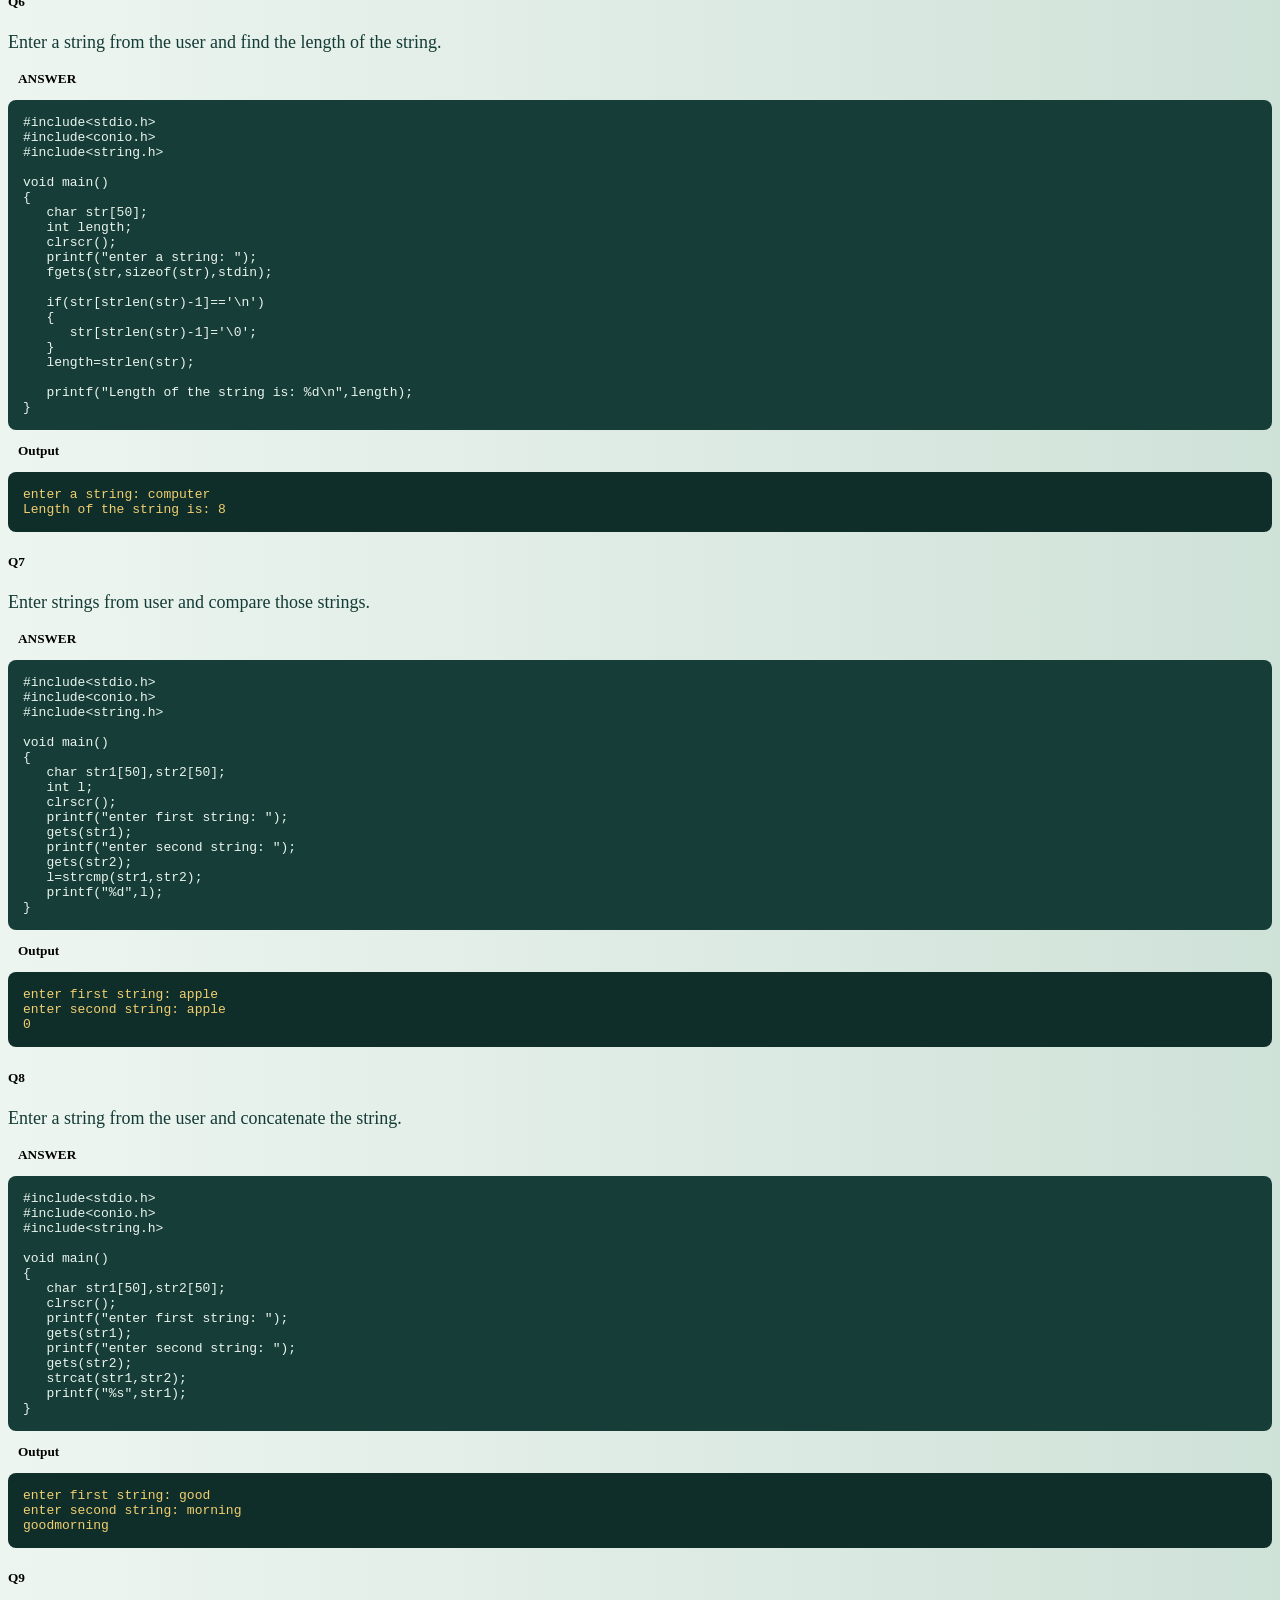
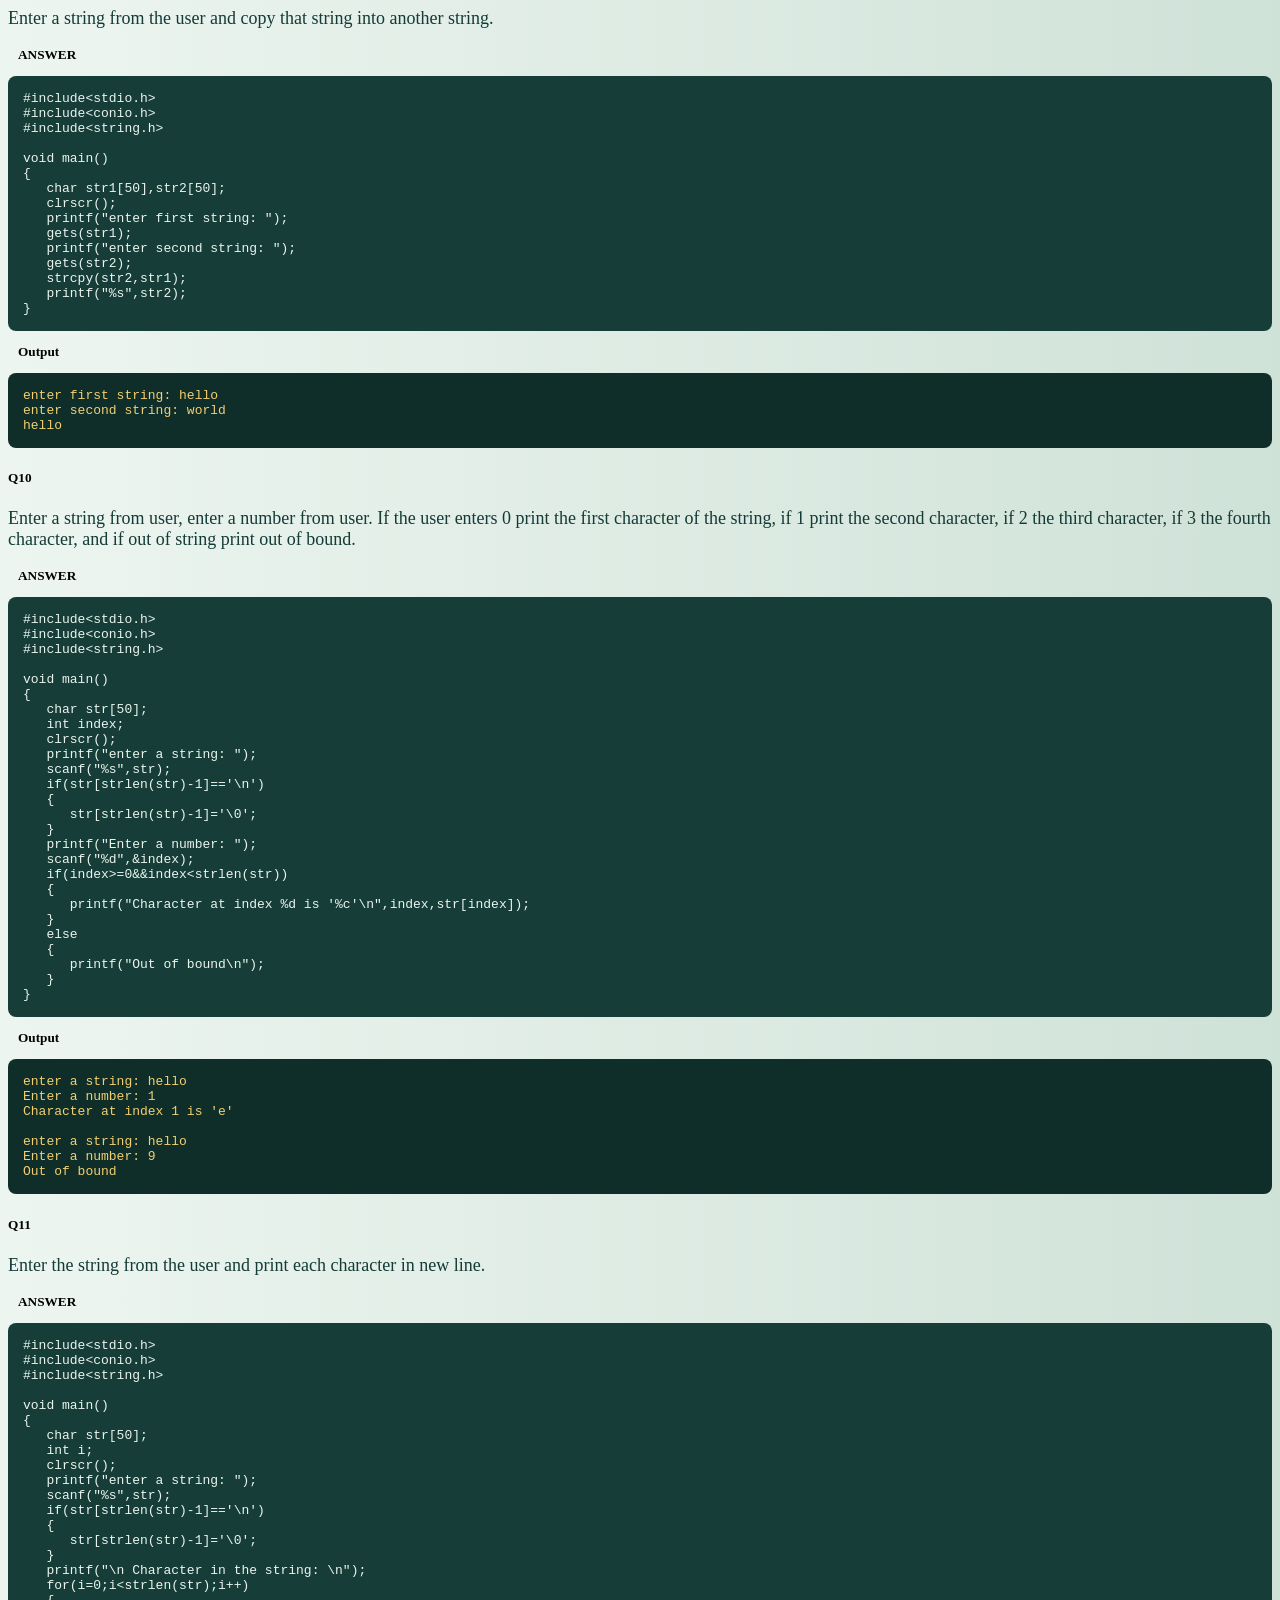
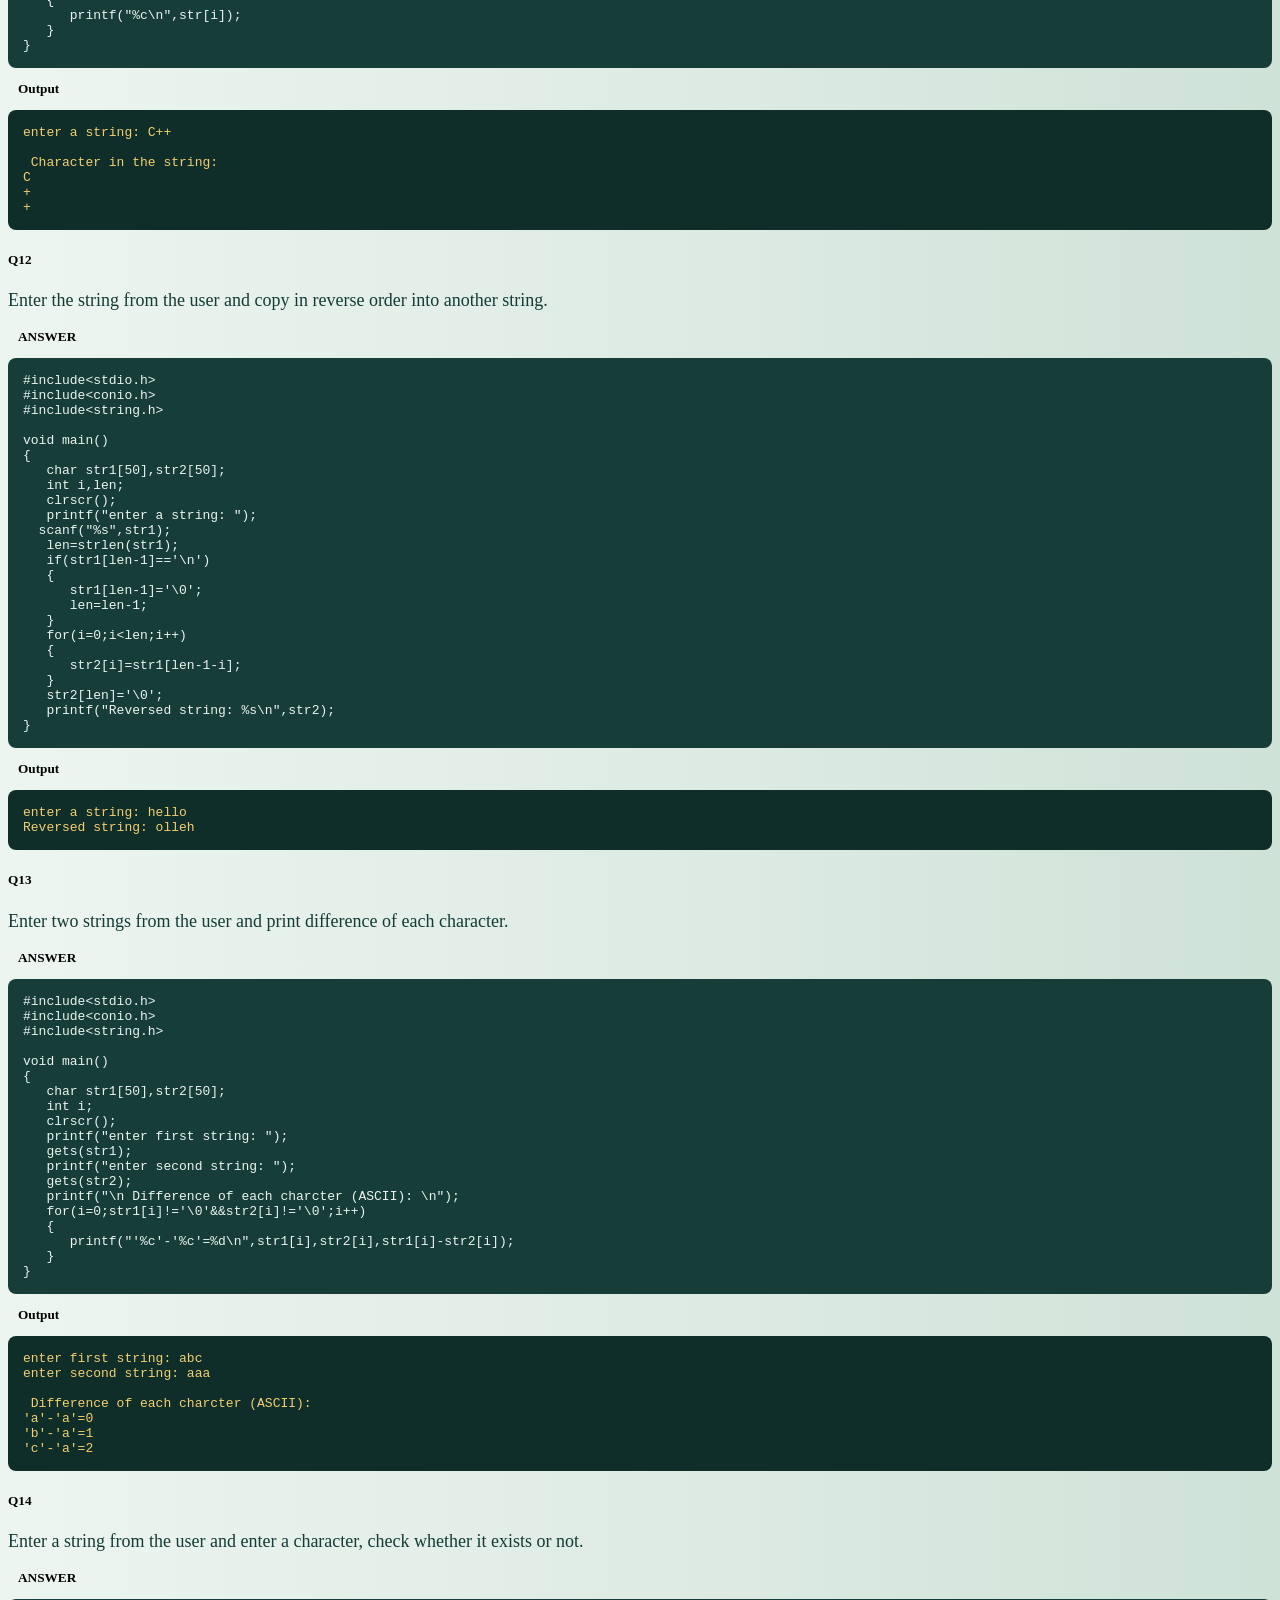
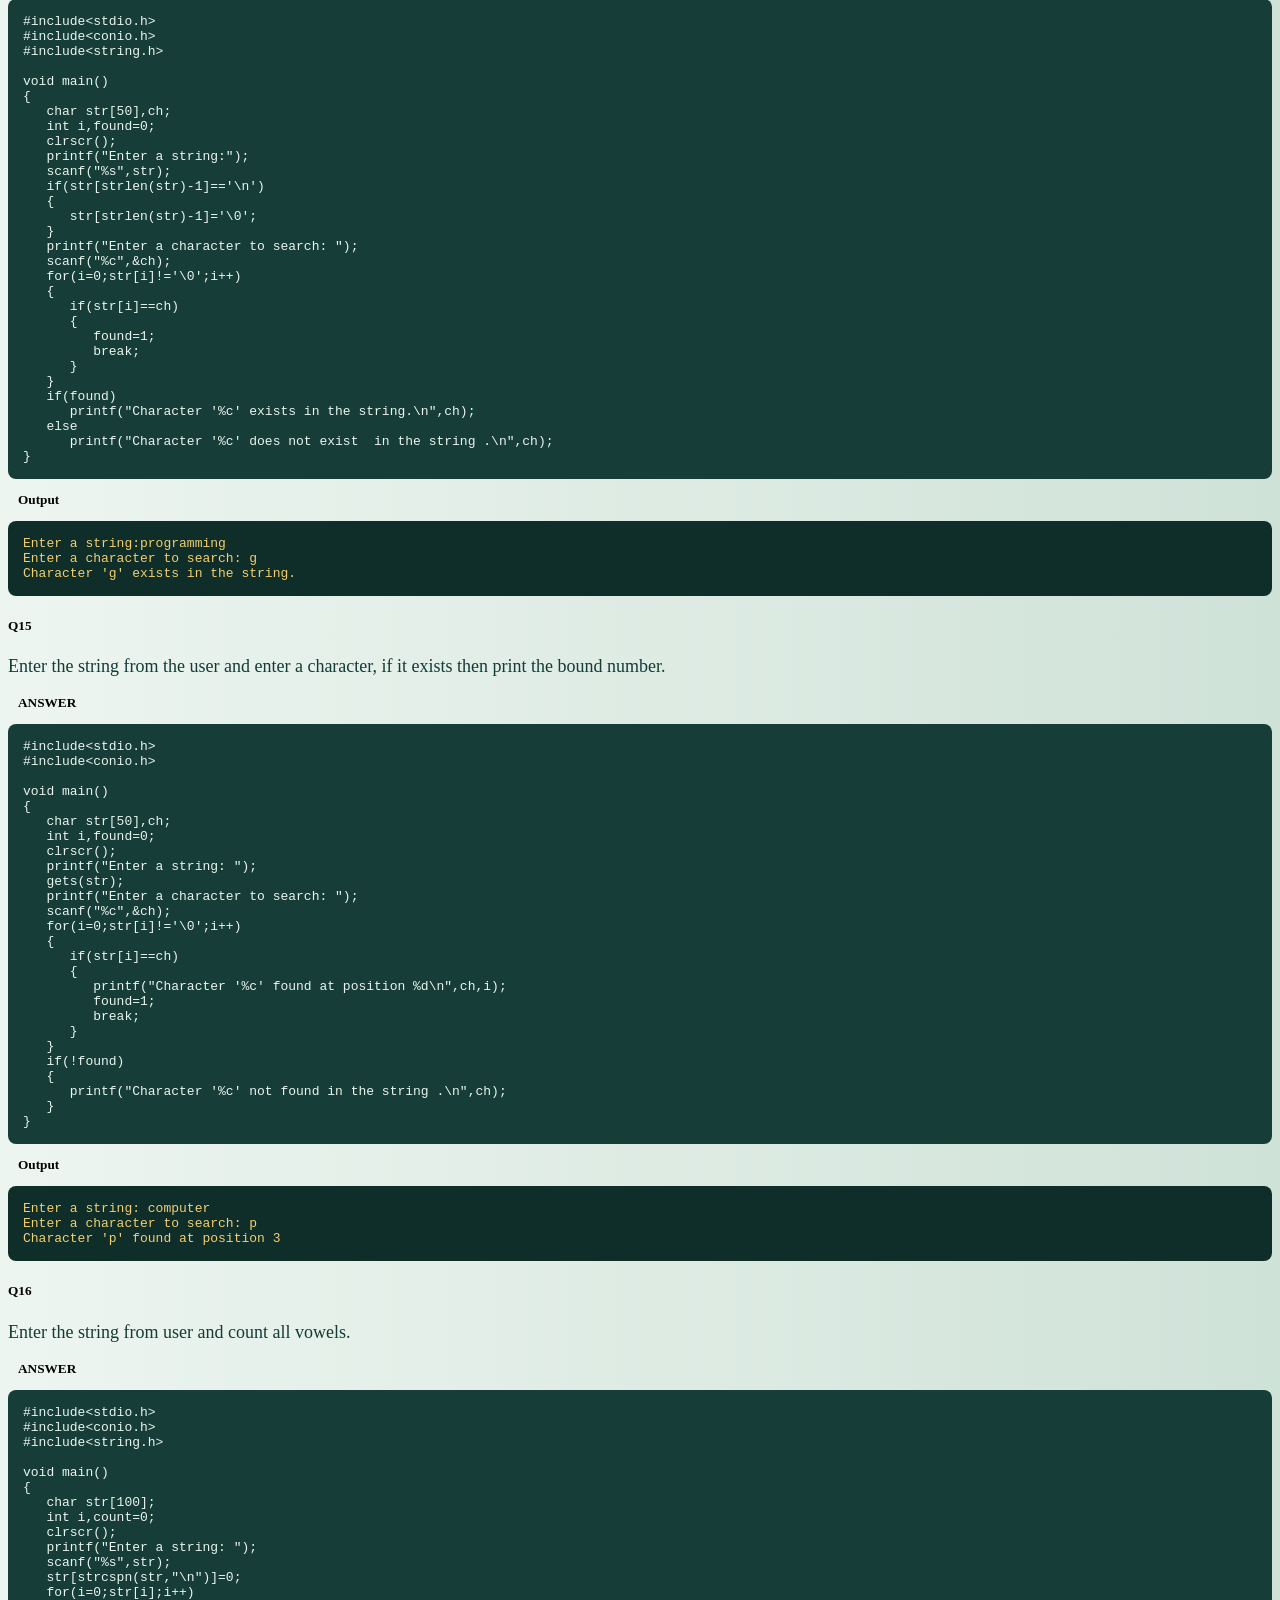
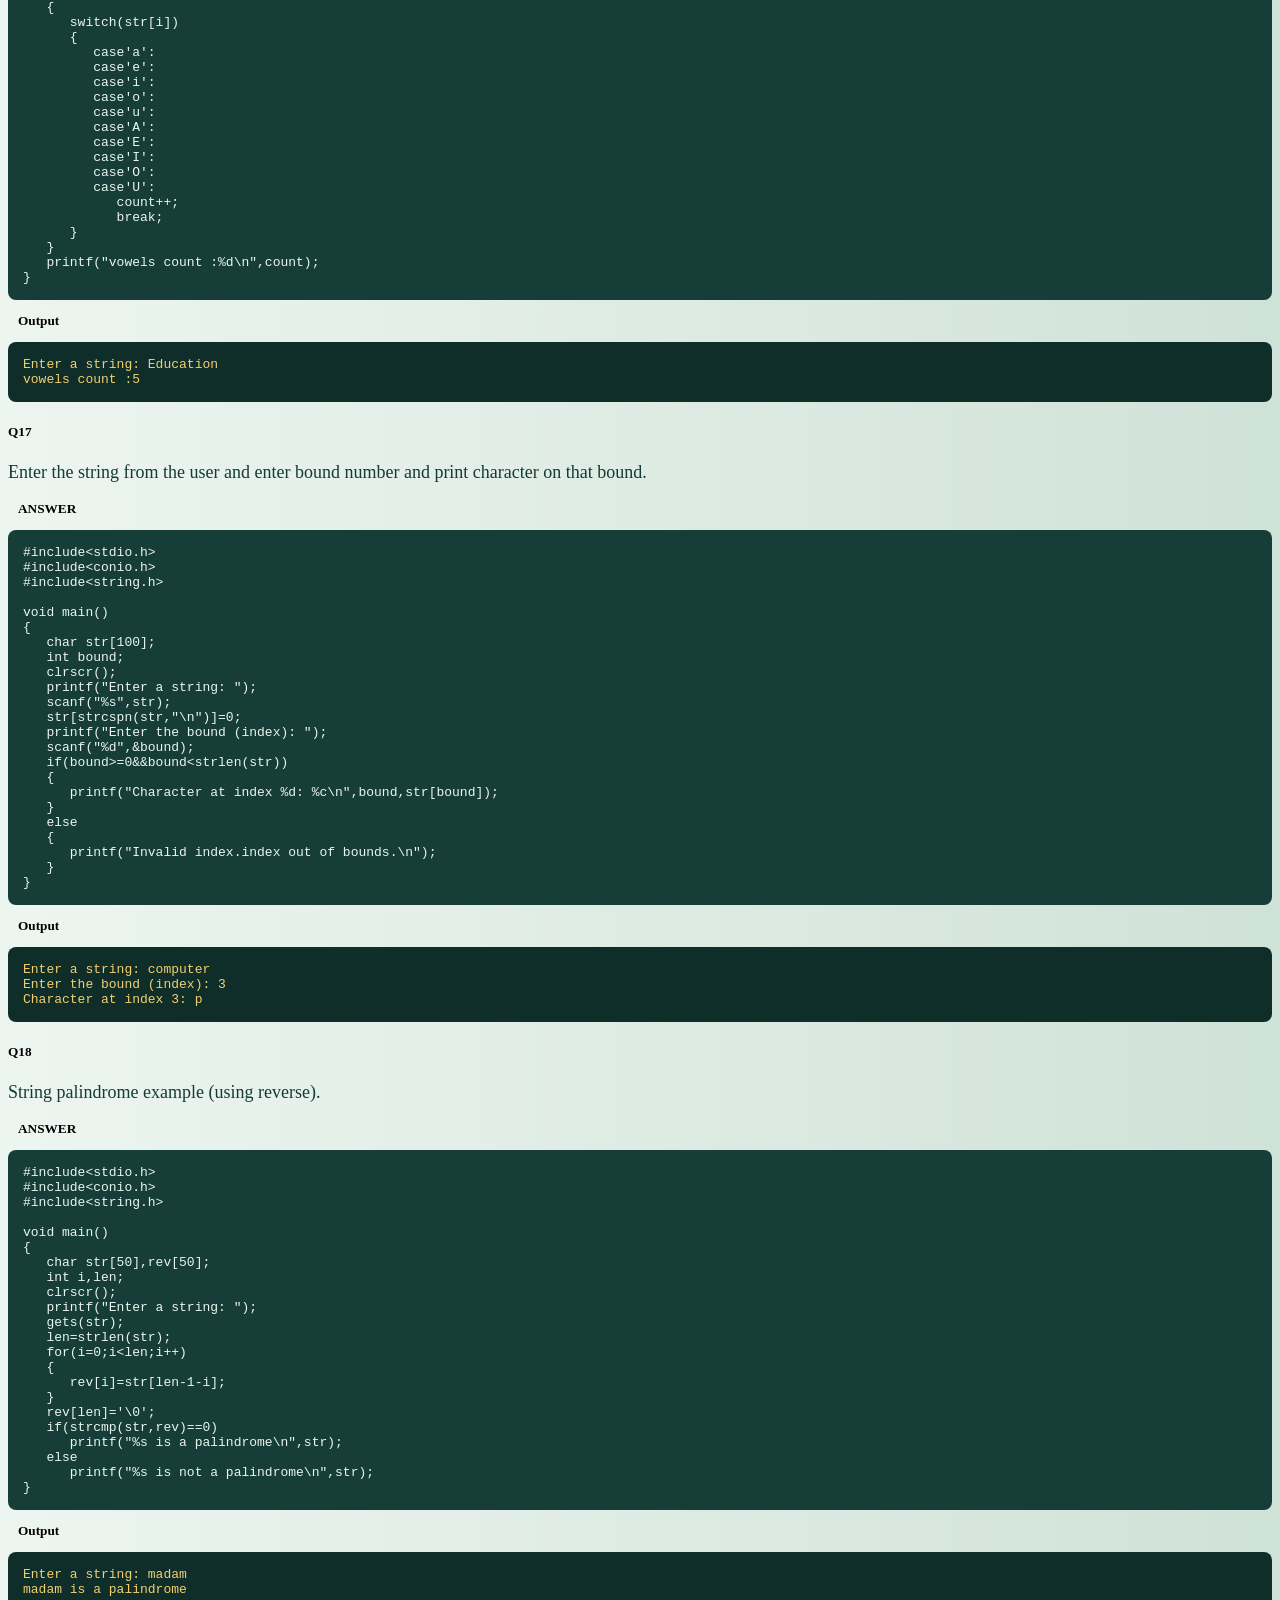
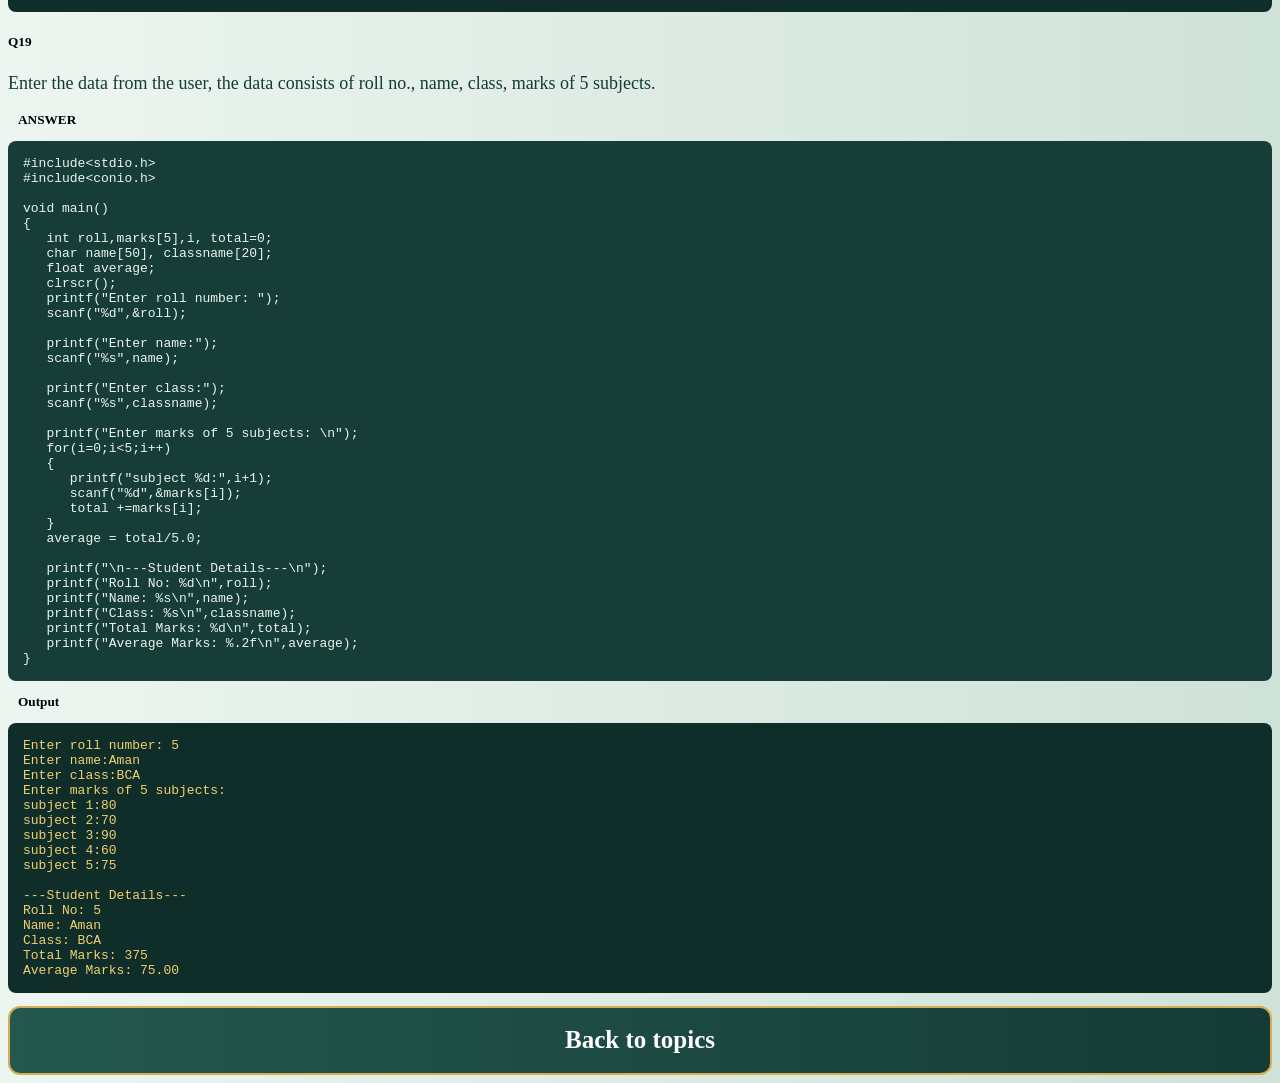
<file: strings.html>
<!DOCTYPE html>
<html lang="en">
<head>
    <meta charset="UTF-8">
    <meta name="viewport" content="width=device-width, initial-scale=1.0">
    <title>Strings | C Practice Questions</title>
    <link rel="stylesheet" href="topic.css">
</head>
<body>
    <header>
        <h1>STRINGS</h1>
    </header>
    <main>
        <div class="container">
            <div class="question">
                <h5>QUESTION BANK</h5>
            </div>
        </div>

        <div class="container">
            <div class="question">
                <h5>Q1</h5>
                <p>Enter a string from the user and convert in uppercase.</p>
            </div>
            <div class="answer">
                <h5>ANSWER</h5>
                <pre><code>#include&lt;stdio.h&gt;
#include&lt;conio.h&gt;
#include&lt;ctype.h&gt;

void main()
{
   char str[50];
   int i=0;
   clrscr();
   printf("enter a string: ");
    scanf("%s",str);

   while(str[i]!='\0')
   {
      str[i]=toupper(str[i]);
      i++;
   }
   printf("string in uppercase: %s\n",str);
}</code></pre>
            </div>
            <div class="output">
                <h5>Output</h5>
                <pre><code>enter a string: hello world
string in uppercase: HELLO WORLD</code></pre>
            </div>
        </div>

        <div class="container">
            <div class="question">
                <h5>Q2</h5>
                <p>Enter a string from the user and convert in lowercase.</p>
            </div>
            <div class="answer">
                <h5>ANSWER</h5>
                <pre><code>#include&lt;stdio.h&gt;
#include&lt;conio.h&gt;
#include&lt;ctype.h&gt;

void main()
{
   char str[50];
   int i=0;
   clrscr();
   printf("enter a string: ");
   scanf("%s",str);
   while(str[i]!='\0')
   {
      str[i]=tolower(str[i]);
      i++;
   }
   printf("string in lowercase: %s\n",str);
}</code></pre>
            </div>
            <div class="output">
                <h5>Output</h5>
                <pre><code>enter a string: HELLO World
string in lowercase: hello world</code></pre>
            </div>
        </div>

        <div class="container">
            <div class="question">
                <h5>Q3</h5>
                <p>Enter a string from the user and convert into sentence case.</p>
            </div>
            <div class="answer">
                <h5>ANSWER</h5>
                <pre><code>#include&lt;stdio.h&gt;
#include&lt;conio.h&gt;
#include&lt;ctype.h&gt;

void main()
{
   char str[50];
   int i=0;
   clrscr();
   printf("enter a string: ");
   scanf("%s",str);
   while(str[i]!='\0')
   {
      str[i]=tolower(str[i]);
      i++;
   }
   if(str[0]&gt;='a'&amp;&amp;str[0]&lt;='z')
   {
      str[0]=toupper(str[0]);
   }
   printf("String in sentence case : %s\n",str);
}</code></pre>
            </div>
            <div class="output">
                <h5>Output</h5>
                <pre><code>enter a string: hELLO wORLD
String in sentence case : Hello world</code></pre>
            </div>
        </div>

        <div class="container">
            <div class="question">
                <h5>Q4</h5>
                <p>Enter a string from the user and convert it into title case.</p>
            </div>
            <div class="answer">
                <h5>ANSWER</h5>
                <pre><code>#include&lt;stdio.h&gt;
#include&lt;conio.h&gt;
#include&lt;ctype.h&gt;

void main()
{
   char str[50];
   int i=0;
   clrscr();
   printf("enter a string: ");
   scanf("%s",str);
   while(str[i]!='\0')
   {
      str[i]=tolower(str[i]);
      i++;
   }
   if(str[0]&gt;='a'&amp;&amp;str[0]&lt;='z')
   {
      str[0]=toupper(str[0]);
   }

   i=0;
   while(str[i]!='\0')
   {
      if(str[i]==' '&amp;&amp;str[i+1]&gt;='a'&amp;&amp;str[i+1]&lt;='z')
      {
         str[i+1]=toupper(str[i+1]);
      }
      i++;
   }
   printf("String in title case: %s\n",str);
}</code></pre>
            </div>
            <div class="output">
                <h5>Output</h5>
                <pre><code>enter a string: hello wORLD of c
String in title case: Hello World Of C</code></pre>
            </div>
        </div>

        <div class="container">
            <div class="question">
                <h5>Q5</h5>
                <p>Enter a string from the user and convert it into toggle case.</p>
            </div>
            <div class="answer">
                <h5>ANSWER</h5>
                <pre><code>#include&lt;stdio.h&gt;
#include&lt;conio.h&gt;
#include&lt;ctype.h&gt;

void main()
{
   char str[50];
   int i=0;
   clrscr();
   printf("enter a string: ");
   scanf("%s",str);
   while(str[i]!='\0')
   {
      if(str[i]&gt;='a'&amp;&amp;str[i]&lt;='z')
      {
         str[i]=toupper(str[i]);
      }
      else if(str[i]&gt;='A'&amp;&amp;str[i]&lt;='Z')
      {
         str[i]= tolower(str[i]);
      }
      i++;
   }
   printf("String in toggle case: %s\n",str);
}</code></pre>
            </div>
            <div class="output">
                <h5>Output</h5>
                <pre><code>enter a string: Hello World
String in toggle case: hELLO wORLD</code></pre>
            </div>
        </div>

        <div class="container">
            <div class="question">
                <h5>Q6</h5>
                <p>Enter a string from the user and find the length of the string.</p>
            </div>
            <div class="answer">
                <h5>ANSWER</h5>
                <pre><code>#include&lt;stdio.h&gt;
#include&lt;conio.h&gt;
#include&lt;string.h&gt;

void main()
{
   char str[50];
   int length;
   clrscr();
   printf("enter a string: ");
   fgets(str,sizeof(str),stdin);

   if(str[strlen(str)-1]=='\n')
   {
      str[strlen(str)-1]='\0';
   }
   length=strlen(str);

   printf("Length of the string is: %d\n",length);
}</code></pre>
            </div>
            <div class="output">
                <h5>Output</h5>
                <pre><code>enter a string: computer
Length of the string is: 8</code></pre>
            </div>
        </div>

        <div class="container">
            <div class="question">
                <h5>Q7</h5>
                <p>Enter strings from user and compare those strings.</p>
            </div>
            <div class="answer">
                <h5>ANSWER</h5>
                <pre><code>#include&lt;stdio.h&gt;
#include&lt;conio.h&gt;
#include&lt;string.h&gt;

void main()
{
   char str1[50],str2[50];
   int l;
   clrscr();
   printf("enter first string: ");
   gets(str1);
   printf("enter second string: ");
   gets(str2);
   l=strcmp(str1,str2);
   printf("%d",l);
}</code></pre>
            </div>
            <div class="output">
                <h5>Output</h5>
                <pre><code>enter first string: apple
enter second string: apple
0</code></pre>
            </div>
        </div>

        <div class="container">
            <div class="question">
                <h5>Q8</h5>
                <p>Enter a string from the user and concatenate the string.</p>
            </div>
            <div class="answer">
                <h5>ANSWER</h5>
                <pre><code>#include&lt;stdio.h&gt;
#include&lt;conio.h&gt;
#include&lt;string.h&gt;

void main()
{
   char str1[50],str2[50];
   clrscr();
   printf("enter first string: ");
   gets(str1);
   printf("enter second string: ");
   gets(str2);
   strcat(str1,str2);
   printf("%s",str1);
}</code></pre>
            </div>
            <div class="output">
                <h5>Output</h5>
                <pre><code>enter first string: good
enter second string: morning
goodmorning</code></pre>
            </div>
        </div>

        <div class="container">
            <div class="question">
                <h5>Q9</h5>
                <p>Enter a string from the user and copy that string into another string.</p>
            </div>
            <div class="answer">
                <h5>ANSWER</h5>
                <pre><code>#include&lt;stdio.h&gt;
#include&lt;conio.h&gt;
#include&lt;string.h&gt;

void main()
{
   char str1[50],str2[50];
   clrscr();
   printf("enter first string: ");
   gets(str1);
   printf("enter second string: ");
   gets(str2);
   strcpy(str2,str1);
   printf("%s",str2);
}</code></pre>
            </div>
            <div class="output">
                <h5>Output</h5>
                <pre><code>enter first string: hello
enter second string: world
hello</code></pre>
            </div>
        </div>

        <div class="container">
            <div class="question">
                <h5>Q10</h5>
                <p>Enter a string from user, enter a number from user. If the user enters 0 print the first character of the string, if 1 print the second character, if 2 the third character, if 3 the fourth character, and if out of string print out of bound.</p>
            </div>
            <div class="answer">
                <h5>ANSWER</h5>
                <pre><code>#include&lt;stdio.h&gt;
#include&lt;conio.h&gt;
#include&lt;string.h&gt;

void main()
{
   char str[50];
   int index;
   clrscr();
   printf("enter a string: ");
   scanf("%s",str);
   if(str[strlen(str)-1]=='\n')
   {
      str[strlen(str)-1]='\0';
   }
   printf("Enter a number: ");
   scanf("%d",&amp;index);
   if(index&gt;=0&amp;&amp;index&lt;strlen(str))
   {
      printf("Character at index %d is '%c'\n",index,str[index]);
   }
   else
   {
      printf("Out of bound\n");
   }
}</code></pre>
            </div>
            <div class="output">
                <h5>Output</h5>
                <pre><code>enter a string: hello
Enter a number: 1
Character at index 1 is 'e'

enter a string: hello
Enter a number: 9
Out of bound</code></pre>
            </div>
        </div>

        <div class="container">
            <div class="question">
                <h5>Q11</h5>
                <p>Enter the string from the user and print each character in new line.</p>
            </div>
            <div class="answer">
                <h5>ANSWER</h5>
                <pre><code>#include&lt;stdio.h&gt;
#include&lt;conio.h&gt;
#include&lt;string.h&gt;

void main()
{
   char str[50];
   int i;
   clrscr();
   printf("enter a string: ");
   scanf("%s",str);
   if(str[strlen(str)-1]=='\n')
   {
      str[strlen(str)-1]='\0';
   }
   printf("\n Character in the string: \n");
   for(i=0;i&lt;strlen(str);i++)
   {
      printf("%c\n",str[i]);
   }
}</code></pre>
            </div>
            <div class="output">
                <h5>Output</h5>
                <pre><code>enter a string: C++

 Character in the string:
C
+
+</code></pre>
            </div>
        </div>

        <div class="container">
            <div class="question">
                <h5>Q12</h5>
                <p>Enter the string from the user and copy in reverse order into another string.</p>
            </div>
            <div class="answer">
                <h5>ANSWER</h5>
                <pre><code>#include&lt;stdio.h&gt;
#include&lt;conio.h&gt;
#include&lt;string.h&gt;

void main()
{
   char str1[50],str2[50];
   int i,len;
   clrscr();
   printf("enter a string: ");
  scanf("%s",str1);
   len=strlen(str1);
   if(str1[len-1]=='\n')
   {
      str1[len-1]='\0';
      len=len-1;
   }
   for(i=0;i&lt;len;i++)
   {
      str2[i]=str1[len-1-i];
   }
   str2[len]='\0';
   printf("Reversed string: %s\n",str2);
}</code></pre>
            </div>
            <div class="output">
                <h5>Output</h5>
                <pre><code>enter a string: hello
Reversed string: olleh</code></pre>
            </div>
        </div>

        <div class="container">
            <div class="question">
                <h5>Q13</h5>
                <p>Enter two strings from the user and print difference of each character.</p>
            </div>
            <div class="answer">
                <h5>ANSWER</h5>
                <pre><code>#include&lt;stdio.h&gt;
#include&lt;conio.h&gt;
#include&lt;string.h&gt;

void main()
{
   char str1[50],str2[50];
   int i;
   clrscr();
   printf("enter first string: ");
   gets(str1);
   printf("enter second string: ");
   gets(str2);
   printf("\n Difference of each charcter (ASCII): \n");
   for(i=0;str1[i]!='\0'&amp;&amp;str2[i]!='\0';i++)
   {
      printf("'%c'-'%c'=%d\n",str1[i],str2[i],str1[i]-str2[i]);
   }
}</code></pre>
            </div>
            <div class="output">
                <h5>Output</h5>
                <pre><code>enter first string: abc
enter second string: aaa

 Difference of each charcter (ASCII):
'a'-'a'=0
'b'-'a'=1
'c'-'a'=2</code></pre>
            </div>
        </div>

        <div class="container">
            <div class="question">
                <h5>Q14</h5>
                <p>Enter a string from the user and enter a character, check whether it exists or not.</p>
            </div>
            <div class="answer">
                <h5>ANSWER</h5>
                <pre><code>#include&lt;stdio.h&gt;
#include&lt;conio.h&gt;
#include&lt;string.h&gt;

void main()
{
   char str[50],ch;
   int i,found=0;
   clrscr();
   printf("Enter a string:");
   scanf("%s",str);
   if(str[strlen(str)-1]=='\n')
   {
      str[strlen(str)-1]='\0';
   }
   printf("Enter a character to search: ");
   scanf("%c",&amp;ch);
   for(i=0;str[i]!='\0';i++)
   {
      if(str[i]==ch)
      {
         found=1;
         break;
      }
   }
   if(found)
      printf("Character '%c' exists in the string.\n",ch);
   else
      printf("Character '%c' does not exist  in the string .\n",ch);
}</code></pre>
            </div>
            <div class="output">
                <h5>Output</h5>
                <pre><code>Enter a string:programming
Enter a character to search: g
Character 'g' exists in the string.</code></pre>
            </div>
        </div>

        <div class="container">
            <div class="question">
                <h5>Q15</h5>
                <p>Enter the string from the user and enter a character, if it exists then print the bound number.</p>
            </div>
            <div class="answer">
                <h5>ANSWER</h5>
                <pre><code>#include&lt;stdio.h&gt;
#include&lt;conio.h&gt;

void main()
{
   char str[50],ch;
   int i,found=0;
   clrscr();
   printf("Enter a string: ");
   gets(str);
   printf("Enter a character to search: ");
   scanf("%c",&amp;ch);
   for(i=0;str[i]!='\0';i++)
   {
      if(str[i]==ch)
      {
         printf("Character '%c' found at position %d\n",ch,i);
         found=1;
         break;
      }
   }
   if(!found)
   {
      printf("Character '%c' not found in the string .\n",ch);
   }
}</code></pre>
            </div>
            <div class="output">
                <h5>Output</h5>
                <pre><code>Enter a string: computer
Enter a character to search: p
Character 'p' found at position 3</code></pre>
            </div>
        </div>

        <div class="container">
            <div class="question">
                <h5>Q16</h5>
                <p>Enter the string from user and count all vowels.</p>
            </div>
            <div class="answer">
                <h5>ANSWER</h5>
                <pre><code>#include&lt;stdio.h&gt;
#include&lt;conio.h&gt;
#include&lt;string.h&gt;

void main()
{
   char str[100];
   int i,count=0;
   clrscr();
   printf("Enter a string: ");
   scanf("%s",str);
   str[strcspn(str,"\n")]=0;
   for(i=0;str[i];i++)
   {
      switch(str[i])
      {
         case'a':
         case'e':
         case'i':
         case'o':
         case'u':
         case'A':
         case'E':
         case'I':
         case'O':
         case'U':
            count++;
            break;
      }
   }
   printf("vowels count :%d\n",count);
}</code></pre>
            </div>
            <div class="output">
                <h5>Output</h5>
                <pre><code>Enter a string: Education
vowels count :5</code></pre>
            </div>
        </div>

        <div class="container">
            <div class="question">
                <h5>Q17</h5>
                <p>Enter the string from the user and enter bound number and print character on that bound.</p>
            </div>
            <div class="answer">
                <h5>ANSWER</h5>
                <pre><code>#include&lt;stdio.h&gt;
#include&lt;conio.h&gt;
#include&lt;string.h&gt;

void main()
{
   char str[100];
   int bound;
   clrscr();
   printf("Enter a string: ");
   scanf("%s",str);
   str[strcspn(str,"\n")]=0;
   printf("Enter the bound (index): ");
   scanf("%d",&amp;bound);
   if(bound&gt;=0&amp;&amp;bound&lt;strlen(str))
   {
      printf("Character at index %d: %c\n",bound,str[bound]);
   }
   else
   {
      printf("Invalid index.index out of bounds.\n");
   }
}</code></pre>
            </div>
            <div class="output">
                <h5>Output</h5>
                <pre><code>Enter a string: computer
Enter the bound (index): 3
Character at index 3: p</code></pre>
            </div>
        </div>

        <div class="container">
            <div class="question">
                <h5>Q18</h5>
                <p>String palindrome example (using reverse).</p>
            </div>
            <div class="answer">
                <h5>ANSWER</h5>
                <pre><code>#include&lt;stdio.h&gt;
#include&lt;conio.h&gt;
#include&lt;string.h&gt;

void main()
{
   char str[50],rev[50];
   int i,len;
   clrscr();
   printf("Enter a string: ");
   gets(str);
   len=strlen(str);
   for(i=0;i&lt;len;i++)
   {
      rev[i]=str[len-1-i];
   }
   rev[len]='\0';
   if(strcmp(str,rev)==0)
      printf("%s is a palindrome\n",str);
   else
      printf("%s is not a palindrome\n",str);
}</code></pre>
            </div>
            <div class="output">
                <h5>Output</h5>
                <pre><code>Enter a string: madam
madam is a palindrome</code></pre>
            </div>
        </div>

        <div class="container">
            <div class="question">
                <h5>Q19</h5>
                <p>Enter the data from the user, the data consists of roll no., name, class, marks of 5 subjects.</p>
            </div>
            <div class="answer">
                <h5>ANSWER</h5>
                <pre><code>#include&lt;stdio.h&gt;
#include&lt;conio.h&gt;

void main()
{
   int roll,marks[5],i, total=0;
   char name[50], classname[20];
   float average;
   clrscr();
   printf("Enter roll number: ");
   scanf("%d",&amp;roll);

   printf("Enter name:");
   scanf("%s",name);

   printf("Enter class:");
   scanf("%s",classname);

   printf("Enter marks of 5 subjects: \n");
   for(i=0;i&lt;5;i++)
   {
      printf("subject %d:",i+1);
      scanf("%d",&amp;marks[i]);
      total +=marks[i];
   }
   average = total/5.0;

   printf("\n---Student Details---\n");
   printf("Roll No: %d\n",roll);
   printf("Name: %s\n",name);
   printf("Class: %s\n",classname);
   printf("Total Marks: %d\n",total);
   printf("Average Marks: %.2f\n",average);
}</code></pre>
            </div>
            <div class="output">
                <h5>Output</h5>
                <pre><code>Enter roll number: 5
Enter name:Aman
Enter class:BCA
Enter marks of 5 subjects:
subject 1:80
subject 2:70
subject 3:90
subject 4:60
subject 5:75

---Student Details---
Roll No: 5
Name: Aman
Class: BCA
Total Marks: 375
Average Marks: 75.00</code></pre>
            </div>
        </div>
    </main>
    <footer>
        <h3><a href="index.html">Back to topics</a></h3>
    </footer>
</body>
</html>
</file>
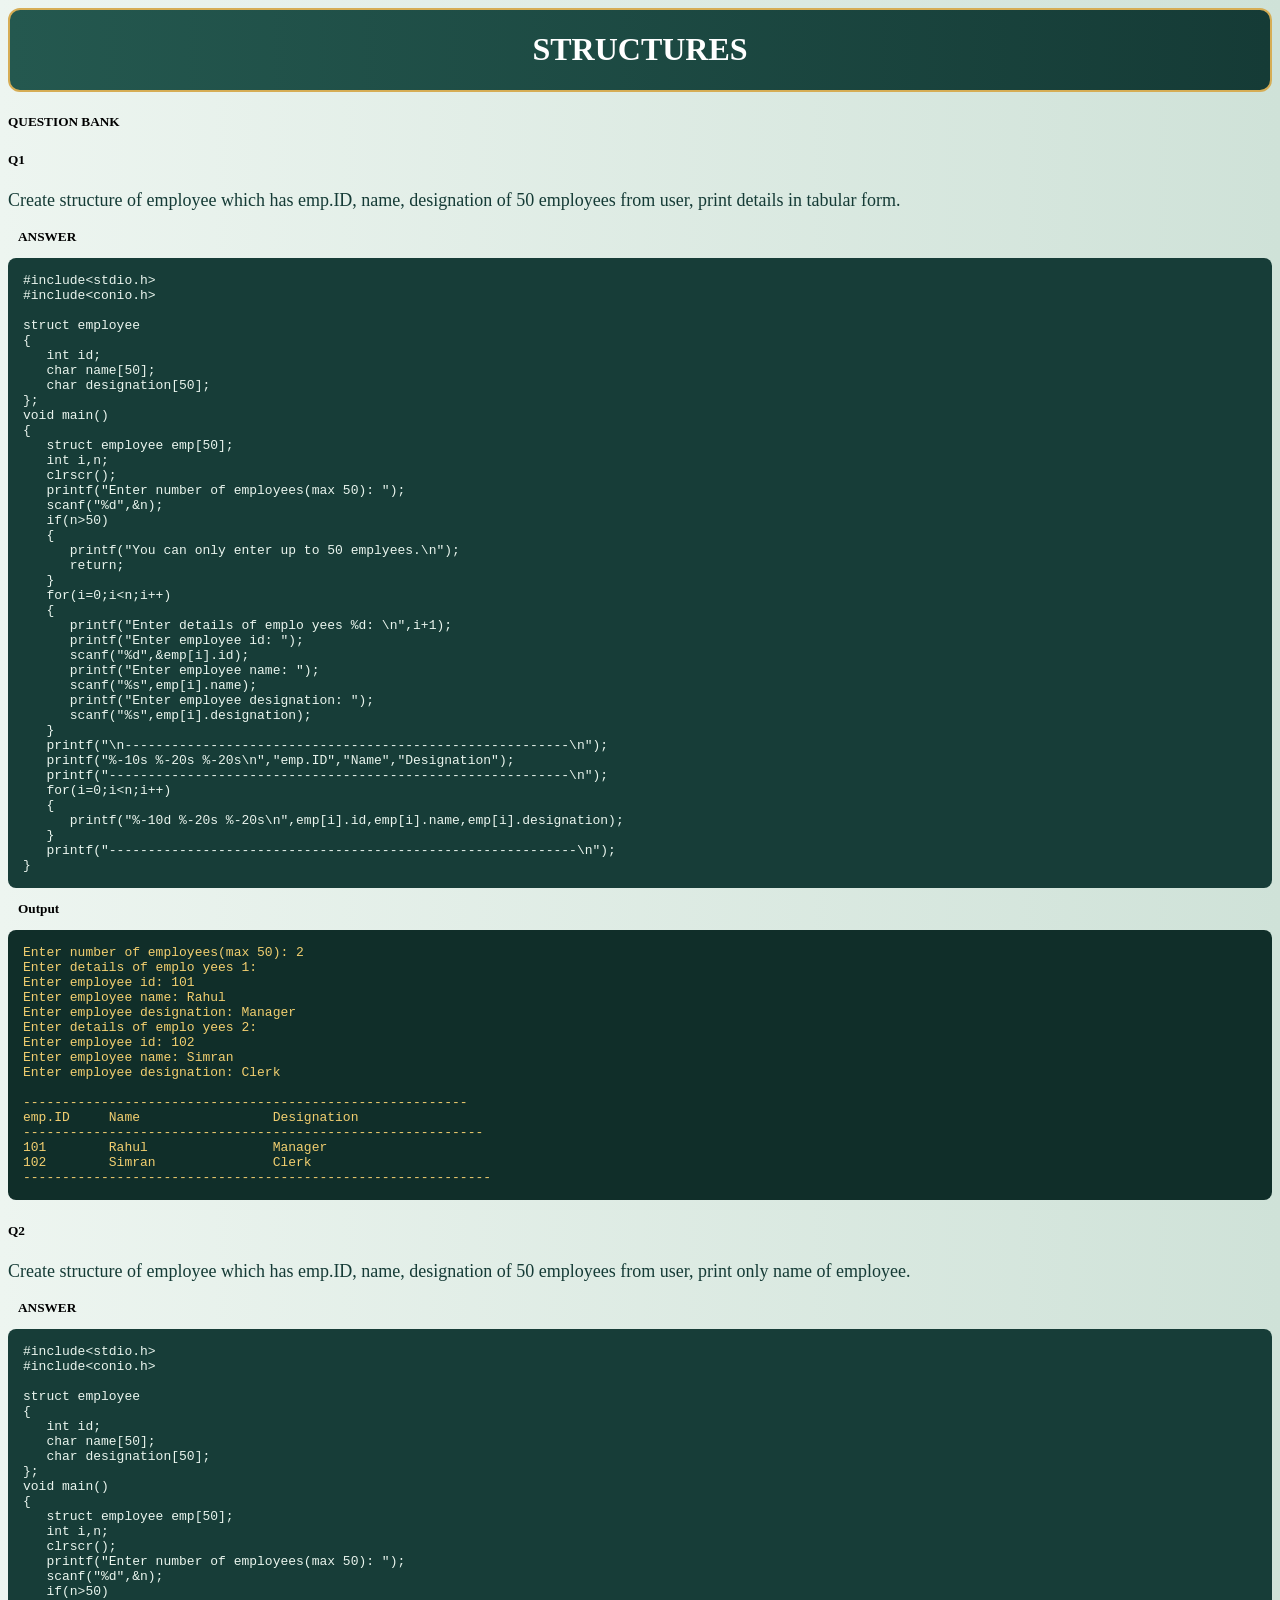
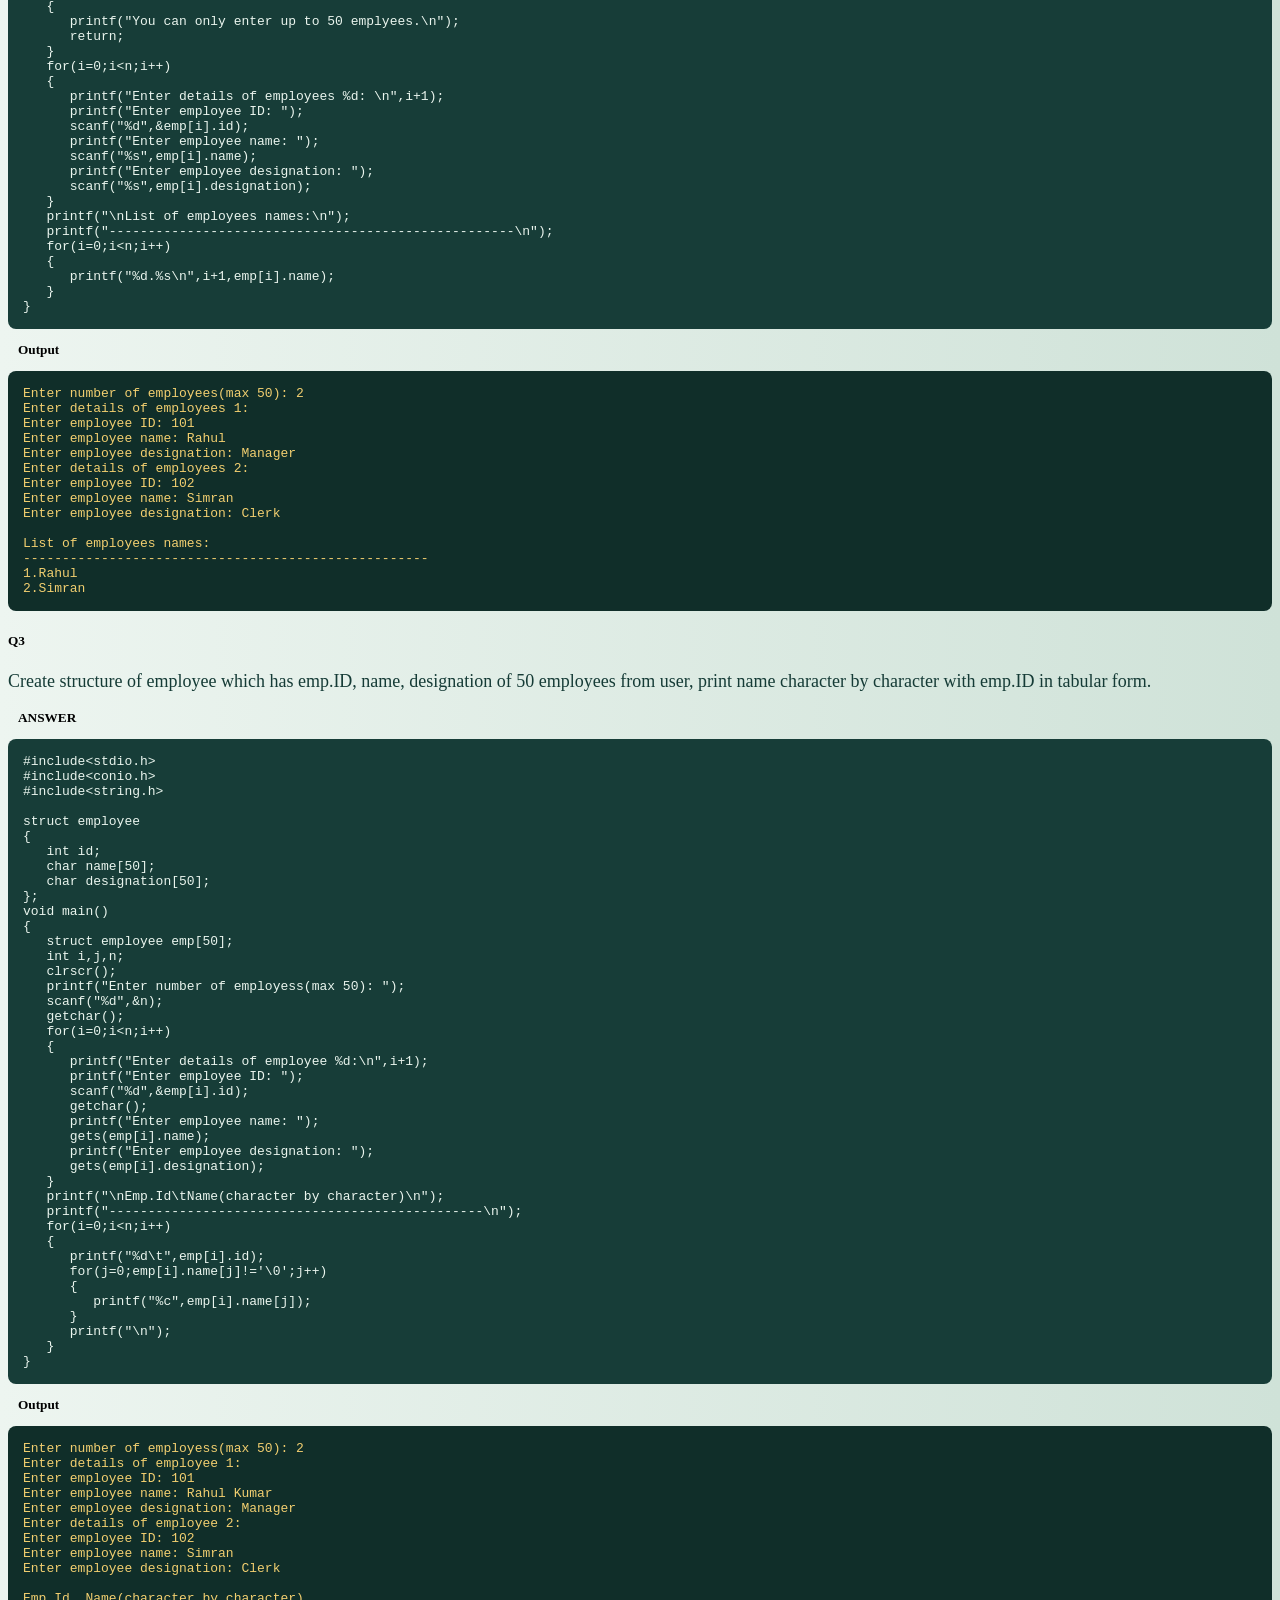
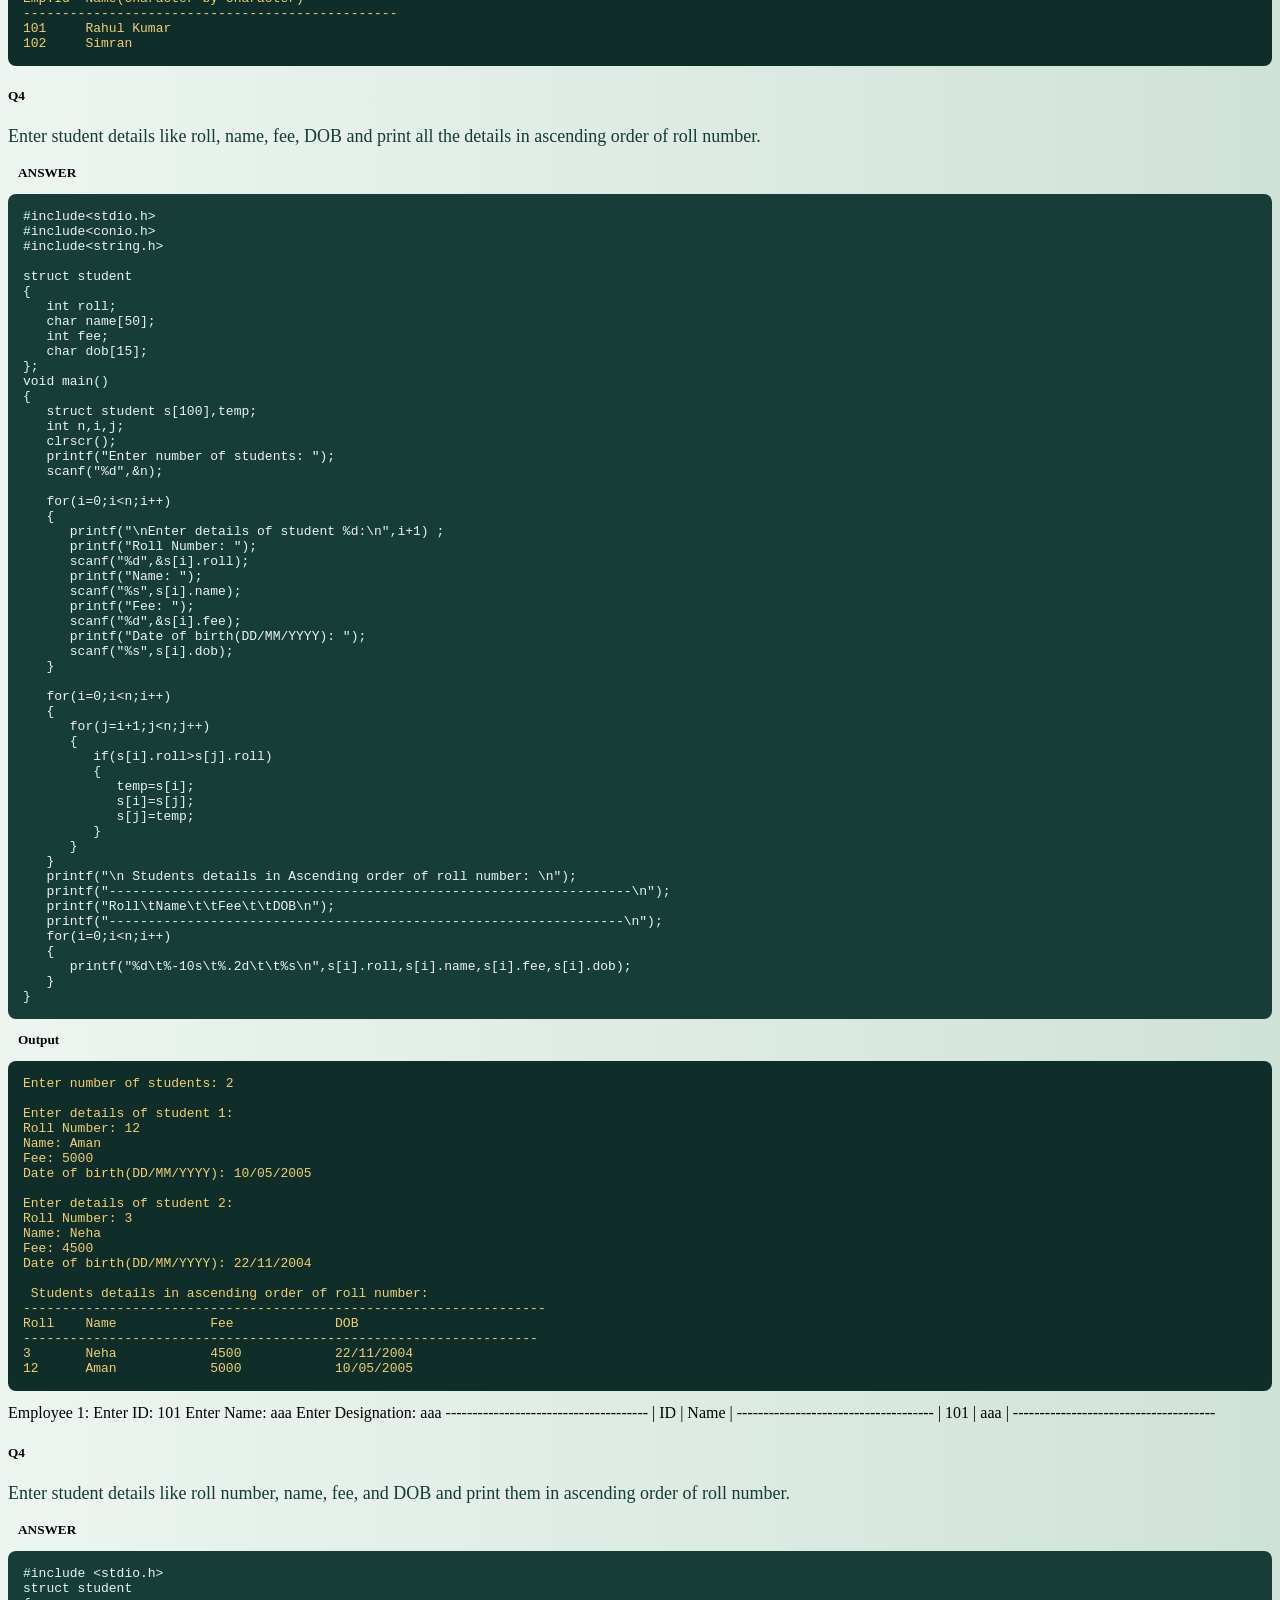
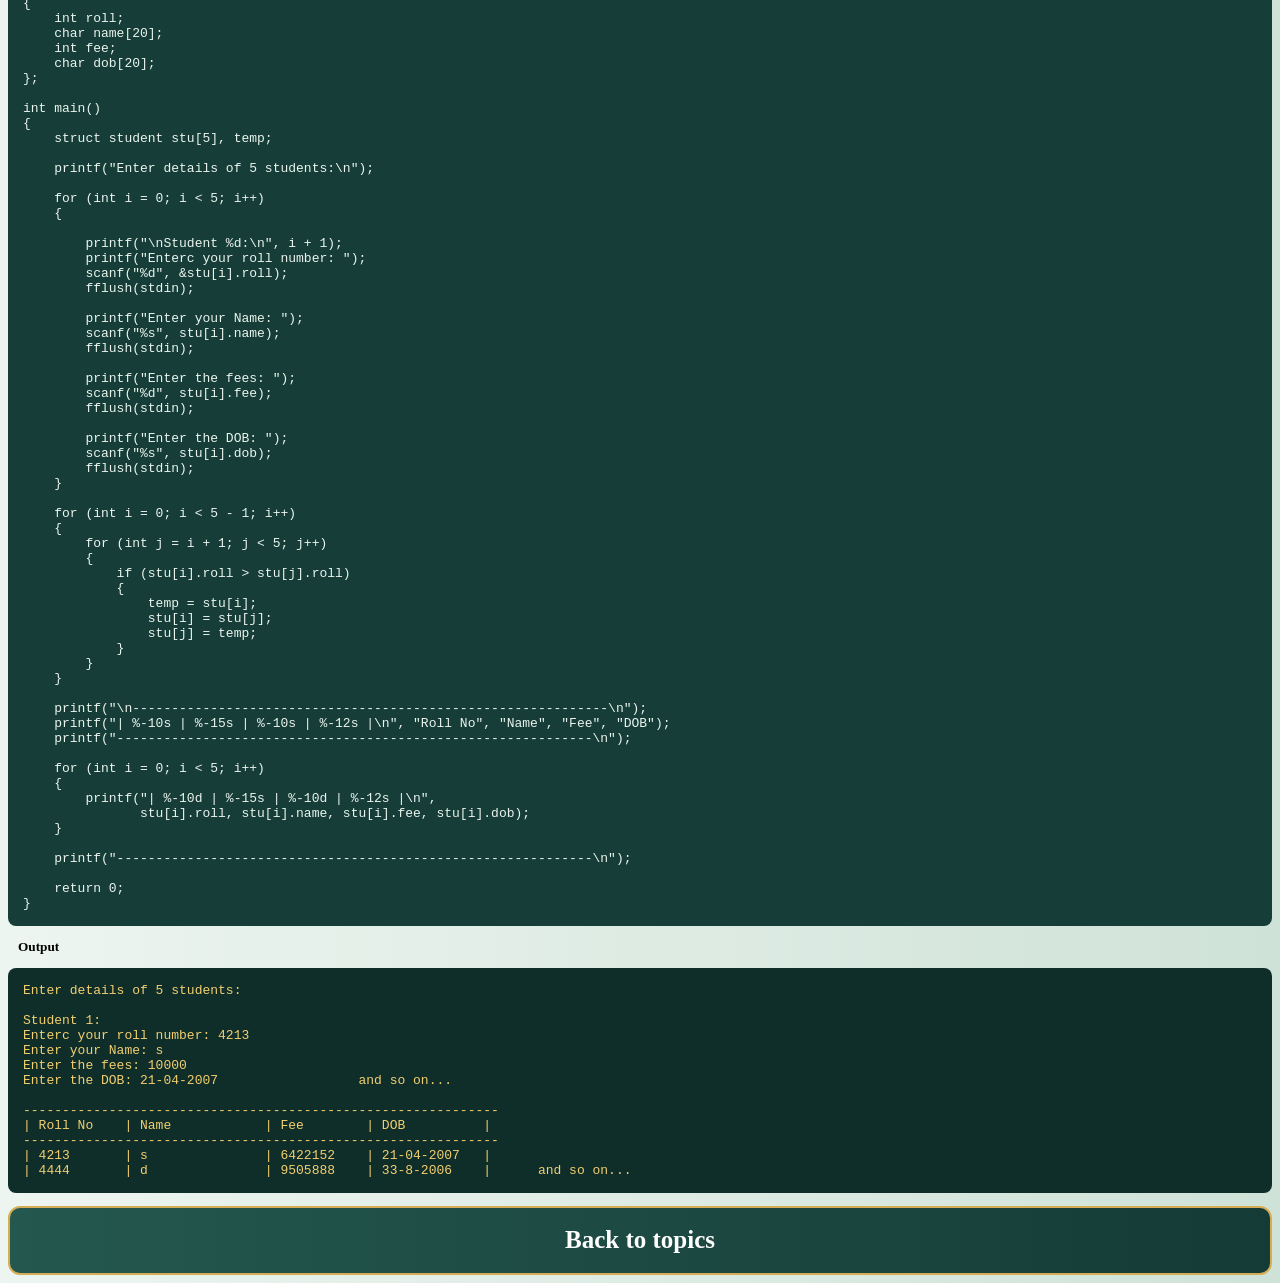
<file: structures.html>
<!DOCTYPE html>
<html lang="en">
<head>
    <meta charset="UTF-8">
    <meta name="viewport" content="width=device-width, initial-scale=1.0">
    <title>Structures | C Practice Questions</title>
    <link rel="stylesheet" href="topic.css">
</head>
<body>
    <header>
        <h1>STRUCTURES</h1>
    </header>

    <main>
        <div class="container">
            <div class="question">
                <h5>QUESTION BANK</h5>
            </div>
        </div>

        <div class="container">
            <div class="question">
                <h5>Q1</h5>
                <p>Create structure of employee which has emp.ID, name, designation of 50 employees from user, print details in tabular form.</p>
            </div>
            <div class="answer">
                <h5>ANSWER</h5>
                <pre><code>#include&lt;stdio.h&gt;
#include&lt;conio.h&gt;

struct employee
{
   int id;
   char name[50];
   char designation[50];
};
void main()
{
   struct employee emp[50];
   int i,n;
   clrscr();
   printf("Enter number of employees(max 50): ");
   scanf("%d",&amp;n);
   if(n&gt;50)
   {
      printf("You can only enter up to 50 emplyees.\n");
      return;
   }
   for(i=0;i&lt;n;i++)
   {
      printf("Enter details of emplo yees %d: \n",i+1);
      printf("Enter employee id: ");
      scanf("%d",&amp;emp[i].id);
      printf("Enter employee name: ");
      scanf("%s",emp[i].name);
      printf("Enter employee designation: ");
      scanf("%s",emp[i].designation);
   }
   printf("\n---------------------------------------------------------\n");
   printf("%-10s %-20s %-20s\n","emp.ID","Name","Designation");
   printf("-----------------------------------------------------------\n");
   for(i=0;i&lt;n;i++)
   {
      printf("%-10d %-20s %-20s\n",emp[i].id,emp[i].name,emp[i].designation);
   }
   printf("------------------------------------------------------------\n");
}</code></pre>
            </div>
            <div class="output">
                <h5>Output</h5>
                <pre><code>Enter number of employees(max 50): 2
Enter details of emplo yees 1:
Enter employee id: 101
Enter employee name: Rahul
Enter employee designation: Manager
Enter details of emplo yees 2:
Enter employee id: 102
Enter employee name: Simran
Enter employee designation: Clerk

---------------------------------------------------------
emp.ID     Name                 Designation
-----------------------------------------------------------
101        Rahul                Manager
102        Simran               Clerk
------------------------------------------------------------</code></pre>
            </div>
        </div>

        <div class="container">
            <div class="question">
                <h5>Q2</h5>
                <p>Create structure of employee which has emp.ID, name, designation of 50 employees from user, print only name of employee.</p>
            </div>
            <div class="answer">
                <h5>ANSWER</h5>
                <pre><code>#include&lt;stdio.h&gt;
#include&lt;conio.h&gt;

struct employee
{
   int id;
   char name[50];
   char designation[50];
};
void main()
{
   struct employee emp[50];
   int i,n;
   clrscr();
   printf("Enter number of employees(max 50): ");
   scanf("%d",&amp;n);
   if(n&gt;50)
   {
      printf("You can only enter up to 50 emplyees.\n");
      return;
   }
   for(i=0;i&lt;n;i++)
   {
      printf("Enter details of employees %d: \n",i+1);
      printf("Enter employee ID: ");
      scanf("%d",&amp;emp[i].id);
      printf("Enter employee name: ");
      scanf("%s",emp[i].name);
      printf("Enter employee designation: ");
      scanf("%s",emp[i].designation);
   }
   printf("\nList of employees names:\n");
   printf("----------------------------------------------------\n");
   for(i=0;i&lt;n;i++)
   {
      printf("%d.%s\n",i+1,emp[i].name);
   }
}</code></pre>
            </div>
            <div class="output">
                <h5>Output</h5>
                <pre><code>Enter number of employees(max 50): 2
Enter details of employees 1:
Enter employee ID: 101
Enter employee name: Rahul
Enter employee designation: Manager
Enter details of employees 2:
Enter employee ID: 102
Enter employee name: Simran
Enter employee designation: Clerk

List of employees names:
----------------------------------------------------
1.Rahul
2.Simran</code></pre>
            </div>
        </div>

        <div class="container">
            <div class="question">
                <h5>Q3</h5>
                <p>Create structure of employee which has emp.ID, name, designation of 50 employees from user, print name character by character with emp.ID in tabular form.</p>
            </div>
            <div class="answer">
                <h5>ANSWER</h5>
                <pre><code>#include&lt;stdio.h&gt;
#include&lt;conio.h&gt;
#include&lt;string.h&gt;

struct employee
{
   int id;
   char name[50];
   char designation[50];
};
void main()
{
   struct employee emp[50];
   int i,j,n;
   clrscr();
   printf("Enter number of employess(max 50): ");
   scanf("%d",&amp;n);
   getchar();
   for(i=0;i&lt;n;i++)
   {
      printf("Enter details of employee %d:\n",i+1);
      printf("Enter employee ID: ");
      scanf("%d",&amp;emp[i].id);
      getchar();
      printf("Enter employee name: ");
      gets(emp[i].name);
      printf("Enter employee designation: ");
      gets(emp[i].designation);
   }
   printf("\nEmp.Id\tName(character by character)\n");
   printf("------------------------------------------------\n");
   for(i=0;i&lt;n;i++)
   {
      printf("%d\t",emp[i].id);
      for(j=0;emp[i].name[j]!='\0';j++)
      {
         printf("%c",emp[i].name[j]);
      }
      printf("\n");
   }
}</code></pre>
            </div>
            <div class="output">
                <h5>Output</h5>
                <pre><code>Enter number of employess(max 50): 2
Enter details of employee 1:
Enter employee ID: 101
Enter employee name: Rahul Kumar
Enter employee designation: Manager
Enter details of employee 2:
Enter employee ID: 102
Enter employee name: Simran
Enter employee designation: Clerk

Emp.Id	Name(character by character)
------------------------------------------------
101	Rahul Kumar
102	Simran</code></pre>
            </div>
        </div>

        <div class="container">
            <div class="question">
                <h5>Q4</h5>
                <p>Enter student details like roll, name, fee, DOB and print all the details in ascending order of roll number.</p>
            </div>
            <div class="answer">
                <h5>ANSWER</h5>
                <pre><code>#include&lt;stdio.h&gt;
#include&lt;conio.h&gt;
#include&lt;string.h&gt;

struct student
{
   int roll;
   char name[50];
   int fee;
   char dob[15];
};
void main()
{
   struct student s[100],temp;
   int n,i,j;
   clrscr();
   printf("Enter number of students: ");
   scanf("%d",&amp;n);

   for(i=0;i&lt;n;i++)
   {
      printf("\nEnter details of student %d:\n",i+1) ;
      printf("Roll Number: ");
      scanf("%d",&amp;s[i].roll);
      printf("Name: ");
      scanf("%s",s[i].name);
      printf("Fee: ");
      scanf("%d",&amp;s[i].fee);
      printf("Date of birth(DD/MM/YYYY): ");
      scanf("%s",s[i].dob);
   }

   for(i=0;i&lt;n;i++)
   {
      for(j=i+1;j&lt;n;j++)
      {
         if(s[i].roll&gt;s[j].roll)
         {
            temp=s[i];
            s[i]=s[j];
            s[j]=temp;
         }
      }
   }
   printf("\n Students details in Ascending order of roll number: \n");
   printf("-------------------------------------------------------------------\n");
   printf("Roll\tName\t\tFee\t\tDOB\n");
   printf("------------------------------------------------------------------\n");
   for(i=0;i&lt;n;i++)
   {
      printf("%d\t%-10s\t%.2d\t\t%s\n",s[i].roll,s[i].name,s[i].fee,s[i].dob);
   }
}</code></pre>
            </div>
            <div class="output">
                <h5>Output</h5>
                <pre><code>Enter number of students: 2

Enter details of student 1:
Roll Number: 12
Name: Aman
Fee: 5000
Date of birth(DD/MM/YYYY): 10/05/2005

Enter details of student 2:
Roll Number: 3
Name: Neha
Fee: 4500
Date of birth(DD/MM/YYYY): 22/11/2004

 Students details in ascending order of roll number:
-------------------------------------------------------------------
Roll	Name		Fee		DOB
------------------------------------------------------------------
3	Neha       	4500		22/11/2004
12	Aman       	5000		10/05/2005</code></pre>
            </div>
        </div>
    </main>

Employee 1:
Enter ID: 101
Enter Name: aaa
Enter Designation: aaa

--------------------------------------
| ID    | Name                       |
-------------------------------------
| 101   | aaa                        |
--------------------------------------</code></pre>
            </div>
        </div>

        <div class="container">
            <div class="question">
                <h5>Q4</h5>
                <p>Enter student details like roll number, name, fee, and DOB and print them in ascending order of roll number.</p>
            </div>
            <div class="answer">
                <h5>ANSWER</h5>
                <pre><code>#include &lt;stdio.h&gt;
struct student
{
    int roll;
    char name[20];
    int fee;
    char dob[20];
};

int main()
{
    struct student stu[5], temp;

    printf("Enter details of 5 students:\n");

    for (int i = 0; i &lt; 5; i++)
    {

        printf("\nStudent %d:\n", i + 1);
        printf("Enterc your roll number: ");
        scanf("%d", &amp;stu[i].roll);
        fflush(stdin);

        printf("Enter your Name: ");
        scanf("%s", stu[i].name);
        fflush(stdin);

        printf("Enter the fees: ");
        scanf("%d", stu[i].fee);
        fflush(stdin);

        printf("Enter the DOB: ");
        scanf("%s", stu[i].dob);
        fflush(stdin);
    }

    for (int i = 0; i &lt; 5 - 1; i++)
    {
        for (int j = i + 1; j &lt; 5; j++)
        {
            if (stu[i].roll &gt; stu[j].roll)
            {
                temp = stu[i];
                stu[i] = stu[j];
                stu[j] = temp;
            }
        }
    }

    printf("\n-------------------------------------------------------------\n");
    printf("| %-10s | %-15s | %-10s | %-12s |\n", "Roll No", "Name", "Fee", "DOB");
    printf("-------------------------------------------------------------\n");

    for (int i = 0; i &lt; 5; i++)
    {
        printf("| %-10d | %-15s | %-10d | %-12s |\n",
               stu[i].roll, stu[i].name, stu[i].fee, stu[i].dob);
    }

    printf("-------------------------------------------------------------\n");

    return 0;
}</code></pre>
            </div>
            <div class="output">
                <h5>Output</h5>
                <pre><code>Enter details of 5 students:

Student 1:
Enterc your roll number: 4213
Enter your Name: s    
Enter the fees: 10000
Enter the DOB: 21-04-2007                  and so on... 

-------------------------------------------------------------
| Roll No    | Name            | Fee        | DOB          |
-------------------------------------------------------------
| 4213       | s               | 6422152    | 21-04-2007   |
| 4444       | d               | 9505888    | 33-8-2006    |      and so on...</code></pre>
            </div>
        </div>
    </main>

    <footer><h3><a href="index.html">Back to topics</a></h3></footer>
</body>
</html>
</file>
<file: main.css>
body{
            background-origin: padding-box;
            background: linear-gradient(to right, #edf5f0, #cfe2d8);
             
        }
    
        header{
            border-radius: 12px;
             border: 2px solid #559cd6;
            background: linear-gradient(to right, #24584f, #153b36);
        }   
             
        header h1 {
            font-family: 'Comic Sans MS', cursive;
             color: #ffffff;
            text-align: center;
        }
        header h2 {
            font-family: 'Comic Sans MS', cursive;
             color: #ffffff;
            text-align: center;}
            header h3 {
            font-family: 'Comic Sans MS', cursive;
             color: #ffffff;
            text-align: center;}
        nav
         {
            display: flex;
            flex-wrap: wrap;               
            justify-content: center;   
            gap: 10px;                 
            padding: 10px;
        }
        nav a
        {
            font-size: large;
            font-family: 'Comic Sans MS', cursive;
            display: flex;             
            align-items: center;      
            justify-content: center;  
            text-align: center;       

            width: 310px;             
            height: 200px;            

            border: 2px solid #d6ad55;
            border-radius: 8px;
            background: linear-gradient(to right, #2d8074, #176052);
            color: #ffffff;
            text-decoration: none;
            padding: 10px;
            box-sizing: border-box;
        }
        footer{
            font-family: 'Comic Sans MS', cursive;
            color: #fff7df;
            flex-shrink: 0;
            border-radius: 12px;
            border: 2px solid #d6ad55;
            background: linear-gradient(to right, #24584f, #153b36);
        }
</file>
<file: topic.css>
body{
             background-origin: padding-box;
            background: linear-gradient(to right, #edf5f0, #cfe2d8);
            }
          
        
        header{
            border-radius: 12px;
             border: 2px solid #d6ad55;
            background: linear-gradient(to right, #24584f, #153b36);
        }   
         header h1 {
            font-family: 'Comic Sans MS', cursive;
             color: #ffffff;
            text-align: center;
        }
         .question p {
            font-size: 18px;
            color: #153b36;
        }

        .answer h5,
        .output h5 {
            margin: 10px 10px;
        }
        .answer pre {
            background: #173d38;
            color: #eaf5ee;
            padding: 15px;
            border-radius: 8px;
            overflow-x: auto;
        }
        .output pre {
            background: #102e29;
            color: #f2cf70;
            padding: 15px;
            border-radius: 8px;
        }
         footer{
            text-align: center;
            border-radius: 12px;
             border: 2px solid #d6ad55;
            background: linear-gradient(to right, #24584f, #153b36);
        }  
        footer a {
            font-family: 'Comic Sans MS', cursive;
            font-size: 25px;
            color: #ffffff;
            text-align: center;
            text-decoration: none;

        }
</file>
